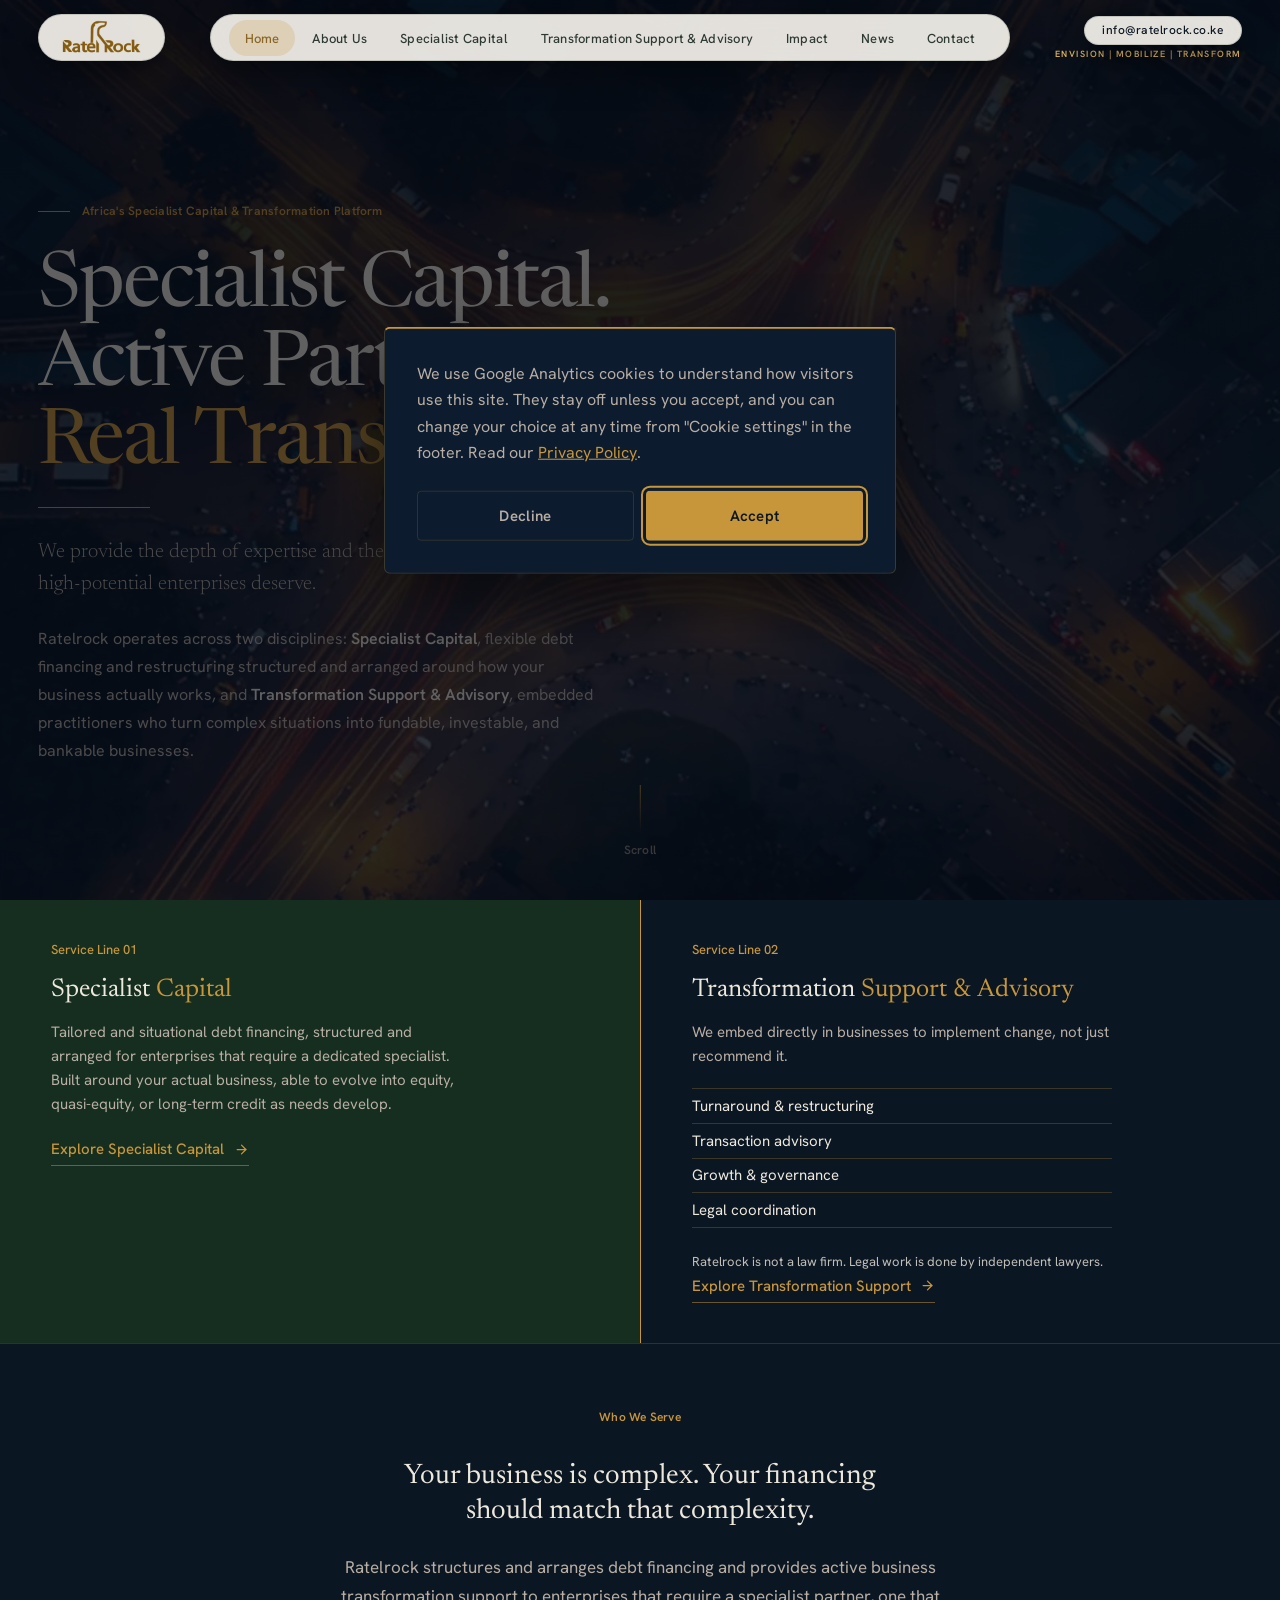
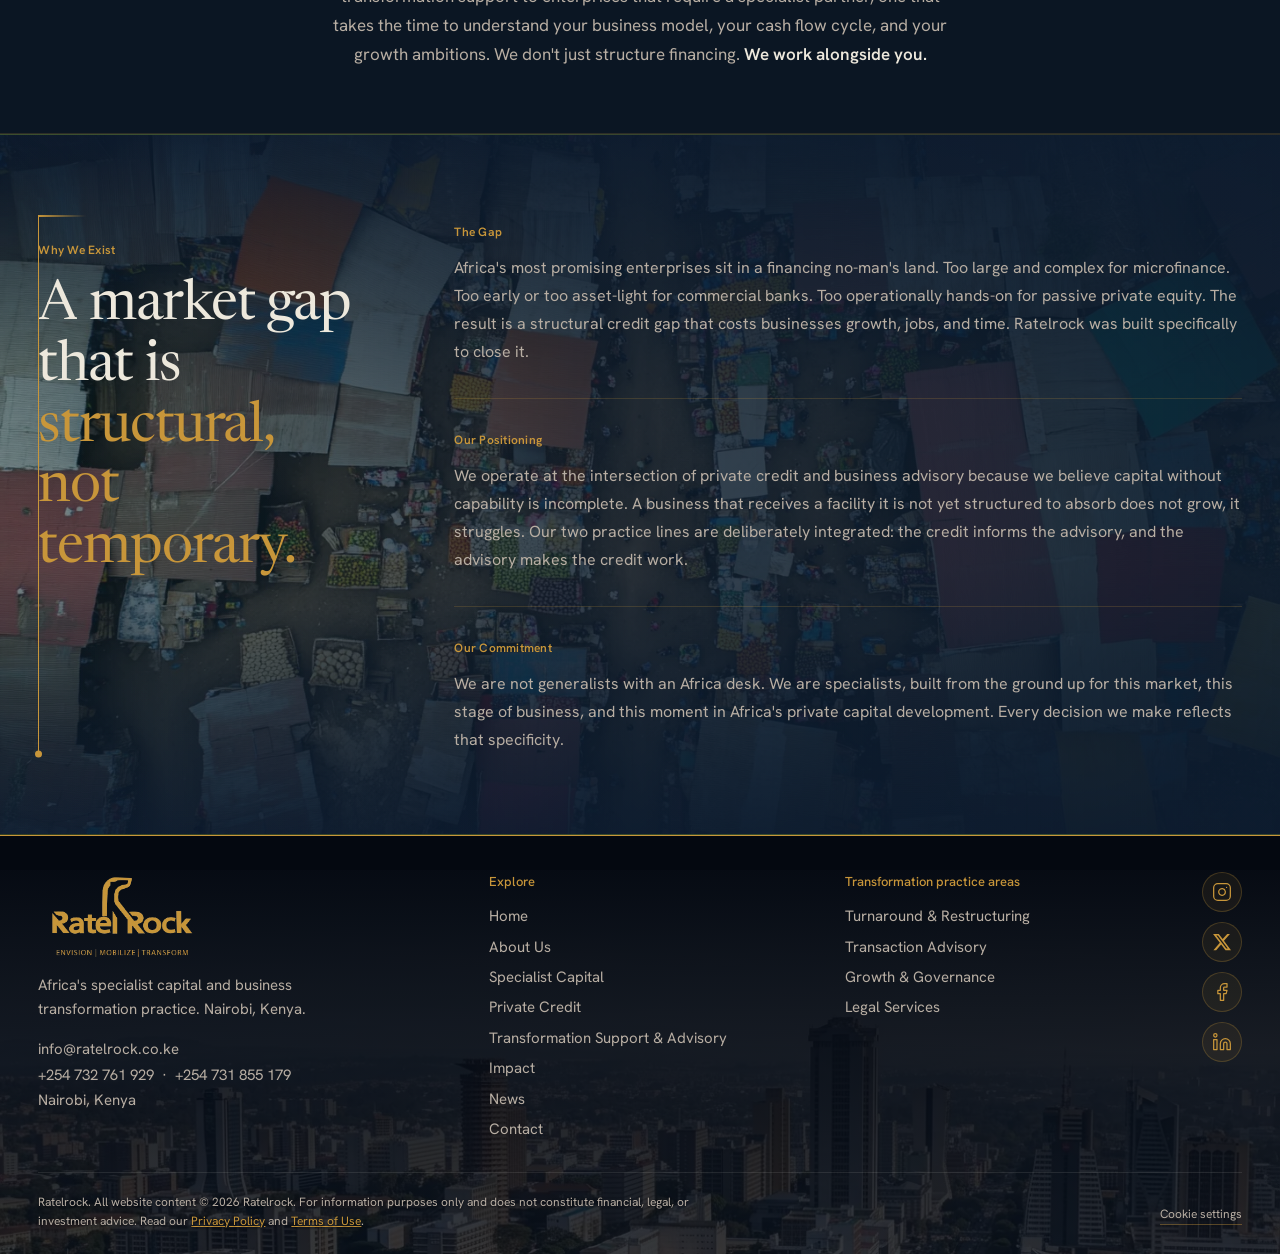
<file: index.html>
<!DOCTYPE html>
<html lang="en">
<head>
  <meta charset="UTF-8" />
  <meta name="viewport" content="width=device-width, initial-scale=1.0" />
  <title>Ratelrock, Specialist Capital. Active Partnership. Real Transformation.</title>
  <meta name="description" content="Africa's specialist private credit and business transformation platform. Debt financing structured and arranged around your business, with hands-on transformation support for high-potential enterprises." />
  <link rel="canonical" href="https://www.ratelrock.com" />
  <!-- Open Graph -->
  <meta property="og:type" content="website" />
  <meta property="og:site_name" content="Ratelrock" />
  <meta property="og:title" content="Ratelrock | Specialist Capital. Active Partnership. Real Transformation." />
  <meta property="og:description" content="Africa's specialist private credit and business transformation platform. Debt financing structured and arranged around your business, with hands-on transformation support for high-potential enterprises." />
  <meta property="og:url" content="https://www.ratelrock.com" />
  <meta property="og:image" content="https://www.ratelrock.com/images/og/ratelrock-og.jpg" />
  <meta property="og:image:width" content="1200" />
  <meta property="og:image:height" content="630" />
  <!-- Twitter Card -->
  <meta name="twitter:card" content="summary_large_image" />
  <meta name="twitter:title" content="Ratelrock | Specialist Capital. Active Partnership. Real Transformation." />
  <meta name="twitter:description" content="Africa's specialist private credit and business transformation platform. Debt financing structured and arranged around your business, with hands-on transformation support for high-potential enterprises." />
  <meta name="twitter:image" content="https://www.ratelrock.com/images/og/ratelrock-og.jpg" />
  <link rel="icon" href="favicon.png" type="image/png" sizes="32x32" />
  <link rel="icon" href="favicon.svg" type="image/svg+xml" />
  <link rel="icon" href="favicon.ico" sizes="32x32" />
  <link rel="preload" href="fonts/hanken-grotesk-normal-300.woff2" as="font" type="font/woff2" crossorigin />
  <link rel="preload" href="fonts/newsreader-normal-300.woff2" as="font" type="font/woff2" crossorigin />
  <link rel="stylesheet" href="css/fonts.css?v=1" />
  <link rel="stylesheet" href="css/style.css?v=d8" />
  <link rel="stylesheet" href="css/nav-float.css?v=9" />
  <link rel="stylesheet" href="css/motion.css?v=6" />
  <link rel="stylesheet" href="css/ledger.css?v=8" />
  <script type="application/ld+json">
  {
    "@context": "https://schema.org",
    "@type": ["Organization", "FinancialService"],
    "name": "Ratelrock",
    "url": "https://www.ratelrock.com",
    "logo": "https://www.ratelrock.com/favicon.svg",
    "sameAs": [
      "https://www.instagram.com/ratelrockafrica",
      "https://x.com/RatelrockAfrica",
      "https://www.facebook.com/share/19UPVhDXEk/",
      "https://www.linkedin.com/company/ratelrockafrica/"
    ],
    "description": "Africa's specialist private credit and business transformation platform, structuring and arranging debt financing and providing hands-on transformation support for high-potential enterprises in Kenya and East Africa.",
    "address": {
      "@type": "PostalAddress",
      "addressLocality": "Nairobi",
      "addressCountry": "KE"
    },
    "contactPoint": [
      {
        "@type": "ContactPoint",
        "email": "info@ratelrock.co.ke",
        "contactType": "customer service"
      }
    ]
  }
  </script>
  <style>
    @media (max-width: 768px) {
      .why-exist-grid { grid-template-columns: 1fr !important; gap: 2.5rem !important; }
    }
    /* ===== WHAT WE DO - LIGHT BG + FLOATING SHAPES ===== */
    @keyframes wwd-float-a {
      0%,100% { transform: rotate(-28deg) translate(0,0); }
      30%     { transform: rotate(-26deg) translate(14px,-20px); }
      65%     { transform: rotate(-30deg) translate(-10px,12px); }
    }
    @keyframes wwd-float-b {
      0%,100% { transform: rotate(18deg) translate(0,0); }
      40%     { transform: rotate(20deg) translate(-18px,14px); }
      75%     { transform: rotate(16deg) translate(10px,-10px); }
    }
    @keyframes wwd-float-c {
      0%,100% { transform: rotate(38deg) translate(0,0); }
      50%     { transform: rotate(36deg) translate(12px,18px); }
    }
    @keyframes wwd-float-d {
      0%,100% { transform: rotate(-12deg) translate(0,0); }
      45%     { transform: rotate(-14deg) translate(-8px,-14px); }
      80%     { transform: rotate(-10deg) translate(14px,8px); }
    }
    .wwd-shapes {
      position: absolute;
      inset: 0;
      overflow: hidden;
      pointer-events: none;
      z-index: 0;
    }
    .wwd-shape {
      position: absolute;
      border-radius: 70px;
      will-change: transform;
    }
    /* Service cards on light bg */
    #what-we-do .service-card {
      background: #fff;
      border: 1px solid rgba(21,46,31,0.1);
      box-shadow: 0 2px 20px rgba(21,46,31,0.06);
    }
    #what-we-do .service-card:hover {
      background: #fff;
      border-color: rgba(200,150,58,0.4);
      box-shadow: 0 8px 32px rgba(21,46,31,0.1);
    }
    #what-we-do .service-card__title { color: var(--c-dark-text); }
    #what-we-do .service-card__body  { color: var(--c-dark-text-2); }
    #what-we-do .service-card__meta  { color: var(--c-dark-text-2); }
    #what-we-do .service-card__meta strong { color: var(--c-dark-text); }
    #what-we-do .section-title    { color: var(--c-dark-text); }
    #what-we-do .section-subtitle { color: var(--c-dark-text-2); }
    #what-we-do .section-eyebrow  { color: var(--c-gold); }

    /* ===== RATELROCK DIFFERENCE - floating shapes ===== */
    .rld-shapes {
      position: absolute;
      inset: 0;
      overflow: hidden;
      pointer-events: none;
      z-index: 0;
    }
    .rld-shape {
      position: absolute;
      border-radius: 70px;
      will-change: transform;
    }
    #difference .container { position: relative; z-index: 1; }

    /* ===== GATEWAY: one strip, two columns of different weight, a hairline between ===== */
    .gateway { display: grid; grid-template-columns: 1fr auto 1fr; border-bottom: 1px solid var(--c-border); }
    .gateway__panel {
      position: relative; text-decoration: none; display: flex; align-items: flex-start;
      padding: 2.5rem clamp(1.5rem, 4vw, 4rem);
      transition: background-color 0.4s ease;
    }
    .gateway__panel--capital   { background: var(--c-green); }
    .gateway__panel--transform { background: var(--c-bg-2); }
    .gateway__panel--capital:hover   { background: var(--c-green-2); }
    .gateway__panel--transform:hover { background: var(--c-bg-3); }
    .gateway__panel-inner { max-width: 480px; }
    .gateway__eyebrow { font-family: var(--f-ui); font-size: 0.8125rem; font-weight: 500; color: var(--c-gold); margin-bottom: 1rem; }
    .gateway__title { font-family: var(--f-display); font-weight: 400; line-height: 1.08; color: var(--c-text); margin: 0 0 1rem; }
    .gateway__title em { font-style: normal; color: var(--c-gold); }
    .gateway__title-row { margin: 0; }
    .gateway__title { font-size: clamp(1.5rem, 2vw, 1.875rem); }
    .gateway__sub { font-size: 0.9375rem; line-height: 1.6; color: var(--c-text-2); margin-bottom: 1.25rem; max-width: 420px; }
    .gateway__areas { list-style: none; margin: 0 0 1.5rem; padding: 0; border-top: 1px solid rgba(200,150,58,0.25); }
    .gateway__areas li { font-size: 0.9375rem; color: var(--c-text); padding: 0.3rem 0; border-bottom: 1px solid rgba(200,150,58,0.25); }
    .gateway__cta {
      display: inline-flex; align-items: center; gap: 0.6rem;
      font-family: var(--f-ui); font-size: 0.9375rem; font-weight: 500; color: var(--c-gold);
      border-bottom: 1px solid rgba(200,150,58,0.5); padding-bottom: 0.25rem;
      transition: gap 0.25s ease, border-color 0.25s ease;
    }
    .gateway__panel:hover .gateway__cta { gap: 1rem; border-color: var(--c-gold); }
    /* the hairline between the columns draws down once the strip comes into view */
    .gateway__divider { width: 1px; background: var(--c-gold); transform-origin: top; }
    .m-on .gateway__divider { transform: scaleY(0); transition: transform 1.2s var(--ease-out) 0.2s; }
    .m-on .gateway.visible .gateway__divider { transform: scaleY(1); }
    @media (max-width: 900px) {
      .gateway { grid-template-columns: 1fr; }
      .gateway__panel { padding: 2.5rem 1.5rem; }
      .gateway__divider { width: auto; height: 1px; transform-origin: left; }
      .m-on .gateway__divider { transform: scaleX(0); }
      .m-on .gateway.visible .gateway__divider { transform: scaleX(1); }
    }

    /* ===== WHO WE SERVE: short serif lead, normal body below ===== */
    #panel-enterprise .serve__lead { font-family: var(--f-display); font-weight: 400; font-size: clamp(1.5rem, 2.2vw, 2rem); line-height: 1.25; color: var(--c-text); max-width: 34rem; margin: 0 auto 1.5rem; text-align: center; }
    #panel-enterprise .toggle__content { max-width: 40rem; font-size: 1.0625rem; line-height: 1.7; }

  </style>
</head>
<body>
<a class="skip-link" href="#main-content">Skip to main content</a>

<!-- ===== NAVIGATION ===== -->
<nav class="nav" role="navigation" aria-label="Main navigation">
  <div class="nav__inner">
    <a href="/" class="nav__logo" aria-label="Ratelrock, Home">
      <img src="images/Logos/logo.png" alt="Ratelrock" style="width:157px;height:56px;object-fit:contain;display:block;">
    </a>
    <div class="nav__pill">
      <ul class="nav__links" role="list">
      <li><a href="/"                   class="nav__link nav__link--active">Home</a></li>
      <li><a href="/about"                   class="nav__link">About Us</a></li>
      <li><a href="/special-capital"          class="nav__link">Specialist Capital</a></li>
      <li><a href="/transformation-support-advisory" class="nav__link">Transformation Support &amp; Advisory</a></li>
      <li><a href="/impact"                  class="nav__link">Impact</a></li>
      <li><a href="/news"                    class="nav__link">News</a></li>
      <li><a href="/contact"                 class="nav__link">Contact</a></li>
    </ul>
      <button class="nav__hamburger" aria-label="Open menu" aria-expanded="false">
      <span></span><span></span><span></span>
    </button>
    </div>
    <div class="nav__ctas">
      <a href="mailto:info@ratelrock.co.ke" class="nav__email" aria-label="Email Ratelrock">info@ratelrock.co.ke</a>
      <p class="nav__tagline">Envision | Mobilize | Transform</p>
    </div>
  </div>
</nav>

<!-- Mobile Nav -->
<nav class="mobile-nav" aria-label="Mobile navigation" style="display:none;">
  <button class="mobile-nav__close" aria-label="Close menu">?</button>
  <a href="/"                   class="mobile-nav__link">Home</a>
  <a href="/about"                   class="mobile-nav__link">About Us</a>
  <a href="/special-capital"          class="mobile-nav__link">Specialist Capital</a>
  <a href="/transformation-support-advisory" class="mobile-nav__link">Transformation Support &amp; Advisory</a>
  <a href="/impact"                  class="mobile-nav__link">Impact</a>
  <a href="/news"                    class="mobile-nav__link">News</a>
  <a href="/contact"                 class="mobile-nav__link">Contact</a>
</nav>
<main id="main-content" tabindex="-1">

<!-- ===== HERO ===== -->
<section class="hero" aria-label="Hero">
  <div class="hero__bg">
    <video autoplay muted loop playsinline preload="metadata" poster="images/hero/home-poster.webp">
      <source src="images/hero/home.mp4" type="video/mp4">
    </video>
  </div>
  


  <div class="container">
    <div class="hero__content">
      <p class="hero__label hero-anim">Africa's Specialist Capital &amp; Transformation Platform</p>
      <h1 class="hero__title hero-anim">
        Specialist Capital.<br>
        Active Partnership.<br>
        <em>Real Transformation.</em>
      </h1>
      <p class="hero__subtitle hero-anim">
        We provide the depth of expertise and the flexibility of structure that high-potential enterprises deserve.
      </p>
      <p class="hero__body hero-anim">
        Ratelrock operates across two disciplines: <strong style="color:var(--c-text);">Specialist Capital</strong>, flexible debt financing and restructuring structured and arranged around how your business actually works, and <strong style="color:var(--c-text);">Transformation Support &amp; Advisory</strong>, embedded practitioners who turn complex situations into fundable, investable, and bankable businesses.
      </p>
    </div>
  </div>

  <div class="hero__scroll" aria-hidden="true">
    <div class="hero__scroll-line"></div>
    <span>Scroll</span>
  </div>
</section>

<!-- ===== GATEWAY PANELS ===== -->
<section class="gateway reveal" aria-label="Our two disciplines">

  <a href="/special-capital" class="gateway__panel gateway__panel--capital" data-num="01">
    
    <div class="gateway__panel-inner reveal" style="position:relative;z-index:1;">
      <p class="gateway__eyebrow">Service Line 01</p>
      <div class="gateway__title-row">
        <h2 class="gateway__title">Specialist <em>Capital</em></h2>
      </div>
      <p class="gateway__sub">Tailored and situational debt financing, structured and arranged for enterprises that require a dedicated specialist. Built around your actual business, able to evolve into equity, quasi-equity, or long-term credit as needs develop.</p>

      <span class="gateway__cta">
        Explore Specialist Capital
        <svg width="15" height="15" viewBox="0 0 24 24" fill="none" stroke="currentColor" stroke-width="2" stroke-linecap="round" stroke-linejoin="round" aria-hidden="true"><path d="M5 12h14"/><path d="m12 5 7 7-7 7"/></svg>
      </span>
    </div>
  </a>

  <div class="gateway__divider" aria-hidden="true"></div>

  <a href="/transformation-support-advisory" class="gateway__panel gateway__panel--transform" data-num="02">
    
    <div class="gateway__panel-inner reveal" style="position:relative;z-index:1;">
      <p class="gateway__eyebrow">Service Line 02</p>
      <div class="gateway__title-row">
        <h2 class="gateway__title">Transformation <em>Support &amp; Advisory</em></h2>
      </div>
      <p class="gateway__sub">We embed directly in businesses to implement change, not just recommend it.</p>
      <ul class="gateway__areas">
        <li>Turnaround &amp; restructuring</li>
        <li>Transaction advisory</li>
        <li>Growth &amp; governance</li>
        <li>Legal coordination</li>
      </ul>
      <p style="margin:0.9rem 0 0;font-size:0.8125rem;opacity:0.8;">Ratelrock is not a law firm. Legal work is done by independent lawyers.</p>
      <span class="gateway__cta">
        Explore Transformation Support
        <svg width="15" height="15" viewBox="0 0 24 24" fill="none" stroke="currentColor" stroke-width="2" stroke-linecap="round" stroke-linejoin="round" aria-hidden="true"><path d="M5 12h14"/><path d="m12 5 7 7-7 7"/></svg>
      </span>
    </div>
  </a>

</section>

<!-- ===== DUAL AUDIENCE TOGGLE ===== -->
<section class="section--sm" style="background:var(--c-bg-2); border-bottom:1px solid var(--c-border);">
  <div class="container">
    <div class="reveal" style="text-align:center; margin-bottom:2rem;">
      <p class="section-eyebrow">Who We Serve</p>
    </div>
    <div id="panel-enterprise" class="toggle__panel active" role="tabpanel">
      <p class="serve__lead">Your business is complex. Your financing should match that complexity.</p>
      <p class="toggle__content">
        Ratelrock structures and arranges debt financing and provides active business transformation support to enterprises that require a specialist partner, one that takes the time to understand your business model, your cash flow cycle, and your growth ambitions. We don't just structure financing. <strong style="color:var(--c-text);">We work alongside you.</strong>
      </p>
    </div>
  </div>
</section>


<!-- ===== WHY WE EXIST ===== -->
<section class="section investor-band ledger-band ledger-band--right" id="why-ratelrock" style="--photo:url(../images/other_images/global.webp)">
  <div class="container">
    <div style="display:grid; grid-template-columns: 320px 1fr; gap: 6rem; align-items: start;; transition-delay:0ms;" class="reveal why-exist-grid">

      <div>
        <div class="gold-line"></div>
        <p class="section-eyebrow">Why We Exist</p>
        <h2 class="section-title">A market gap that is<br><em>structural, not temporary.</em></h2>
      </div>

      <div style="display:flex; flex-direction:column; gap:2rem; padding-top:0.5rem;">
        <div style="padding-bottom:2rem; border-bottom:1px solid rgba(200,150,58,0.2);">
          <p class="section-eyebrow" style="margin-bottom:0.75rem;">The Gap</p>
          <p style="font-size:1rem;line-height:1.75;color:var(--c-text-2);">Africa's most promising enterprises sit in a financing no-man's land. Too large and complex for microfinance. Too early or too asset-light for commercial banks. Too operationally hands-on for passive private equity. The result is a structural credit gap that costs businesses growth, jobs, and time. Ratelrock was built specifically to close it.</p>
        </div>
        <div style="padding-bottom:2rem; border-bottom:1px solid rgba(200,150,58,0.2);">
          <p class="section-eyebrow" style="margin-bottom:0.75rem;">Our Positioning</p>
          <p style="font-size:1rem;line-height:1.75;color:var(--c-text-2);">We operate at the intersection of private credit and business advisory because we believe capital without capability is incomplete. A business that receives a facility it is not yet structured to absorb does not grow, it struggles. Our two practice lines are deliberately integrated: the credit informs the advisory, and the advisory makes the credit work.</p>
        </div>
        <div>
          <p class="section-eyebrow" style="margin-bottom:0.75rem;">Our Commitment</p>
          <p style="font-size:1rem;line-height:1.75;color:var(--c-text-2);">We are not generalists with an Africa desk. We are specialists, built from the ground up for this market, this stage of business, and this moment in Africa's private capital development. Every decision we make reflects that specificity.</p>
        </div>
      </div>

    </div>
  </div>
</section>


  </div>
</div>
<!-- ===== FOOTER ===== -->
</main>
<footer class="footer" role="contentinfo">

  <div class="footer__base">
    <div class="container">
      <div class="footer__grid">
        <div class="footer__brand">
          <img src="images/Logos/footer.png" alt="Ratelrock" loading="lazy" width="170" style="width:100%;max-width:170px;height:auto;display:block;margin-bottom:0.625rem;">
          <p class="footer__desc">Africa's specialist capital and business transformation practice. Nairobi, Kenya.</p>
          <p class="footer__contact"><a href="mailto:info@ratelrock.co.ke">info@ratelrock.co.ke</a><br><a href="tel:+254732761929">+254 732 761 929</a> &nbsp;·&nbsp; <a href="tel:+254731855179">+254 731 855 179</a><br>Nairobi, Kenya</p>
        </div>
        <nav aria-label="Footer">
          <p class="footer__label">Explore</p>
          <ul class="footer__list">
            <li><a href="/">Home</a></li>
            <li><a href="/about">About Us</a></li>
            <li><a href="/special-capital">Specialist Capital</a></li>
            <li><a href="/private-credit">Private Credit</a></li>
            <li><a href="/transformation-support-advisory">Transformation Support &amp; Advisory</a></li>
            <li><a href="/impact">Impact</a></li>
            <li><a href="/news">News</a></li>
            <li><a href="/contact">Contact</a></li>
          </ul>
        </nav>
        <div>
          <p class="footer__label">Transformation practice areas</p>
          <ul class="footer__list">
            <li><a href="/transformation-support-advisory#turnaround">Turnaround &amp; Restructuring</a></li>
            <li><a href="/transformation-support-advisory#transaction">Transaction Advisory</a></li>
            <li><a href="/transformation-support-advisory#growth-governance">Growth &amp; Governance</a></li>
            <li><a href="/transformation-support-advisory#legal-services">Legal Services</a></li>
          </ul>
        </div>
        <div class="footer__social">
          <a href="https://www.instagram.com/ratelrockafrica" target="_blank" rel="noopener noreferrer" aria-label="Ratelrock on Instagram" class="footer__social-link"><svg viewBox="0 0 24 24" fill="none" stroke="currentColor" stroke-width="1.5" stroke-linecap="round" stroke-linejoin="round" aria-hidden="true"><rect x="2" y="2" width="20" height="20" rx="5" ry="5"/><path d="M16 11.37A4 4 0 1 1 12.63 8 4 4 0 0 1 16 11.37z"/><line x1="17.5" y1="6.5" x2="17.51" y2="6.5"/></svg></a>
          <a href="https://x.com/RatelrockAfrica" target="_blank" rel="noopener noreferrer" aria-label="Ratelrock on X" class="footer__social-link"><svg viewBox="0 0 24 24" fill="currentColor" aria-hidden="true"><path d="M18.244 2.25h3.308l-7.227 8.26 8.502 11.24H16.17l-5.214-6.817L4.99 21.75H1.68l7.73-8.835L1.254 2.25H8.08l4.713 6.231zm-1.161 17.52h1.833L7.084 4.126H5.117z"/></svg></a>
          <a href="https://www.facebook.com/share/19UPVhDXEk/" target="_blank" rel="noopener noreferrer" aria-label="Ratelrock on Facebook" class="footer__social-link"><svg viewBox="0 0 24 24" fill="none" stroke="currentColor" stroke-width="1.5" stroke-linecap="round" stroke-linejoin="round" aria-hidden="true"><path d="M18 2h-3a5 5 0 0 0-5 5v3H7v4h3v8h4v-8h3l1-4h-4V7a1 1 0 0 1 1-1h3z"/></svg></a>
          <a href="https://www.linkedin.com/company/ratelrockafrica/" target="_blank" rel="noopener noreferrer" aria-label="Ratelrock on LinkedIn" class="footer__social-link"><svg viewBox="0 0 24 24" fill="none" stroke="currentColor" stroke-width="1.5" stroke-linecap="round" stroke-linejoin="round" aria-hidden="true"><path d="M16 8a6 6 0 0 1 6 6v7h-4v-7a2 2 0 0 0-2-2 2 2 0 0 0-2 2v7h-4v-7a6 6 0 0 1 6-6z"/><rect x="2" y="9" width="4" height="12"/><circle cx="4" cy="4" r="2"/></svg></a>
        </div>
      </div>

      <div class="footer__bottom">
        <p class="footer__legal">Ratelrock. All website content &copy; 2026 Ratelrock. For information purposes only and does not constitute financial, legal, or investment advice. Read our <a href="/privacy-policy">Privacy Policy</a> and <a href="/terms-of-use">Terms of Use</a>.</p>
        <button type="button" class="footer__cookie" data-cookie-settings>Cookie settings</button>
      </div>
    </div>
  </div>
</footer>

<div class="cookie-banner" role="region" aria-label="Cookie notice">
  <p class="cookie-banner__text">We use Google Analytics cookies to understand how visitors use this site. They stay off unless you accept, and you can change your choice at any time from "Cookie settings" in the footer. Read our <a href="/privacy-policy">Privacy Policy</a>.</p>
  <div class="cookie-banner__actions">
    <button type="button" class="cookie-banner__btn cookie-banner__btn--decline">Decline</button>
    <button type="button" class="cookie-banner__btn cookie-banner__btn--accept">Accept</button>
  </div>
</div>
<script src="js/consent.js?v=4"></script>
<script src="js/main.js?v=2"></script>
<script src="js/nav-float.js?v=1"></script>
<script src="js/motion.js?v=5"></script>
<script src="js/ledger.js?v=2"></script>
</body>
</html>
</file>
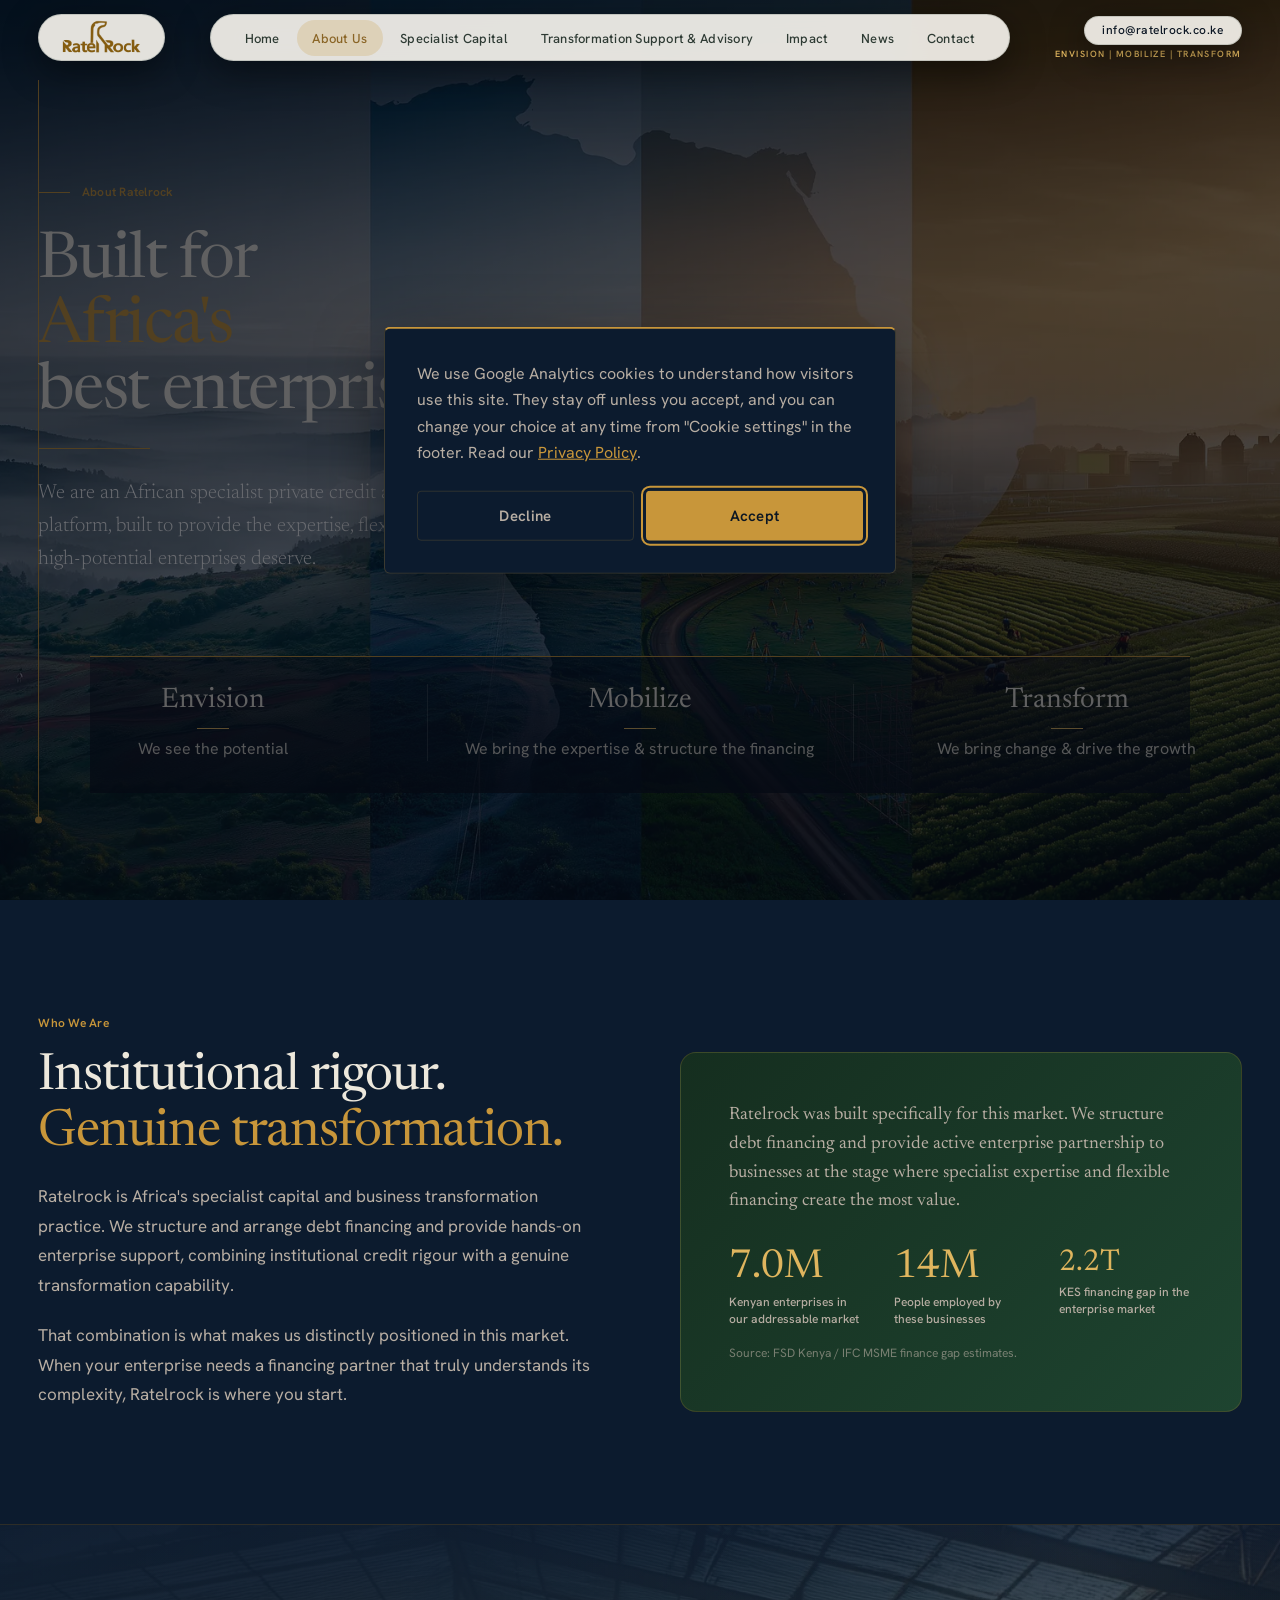
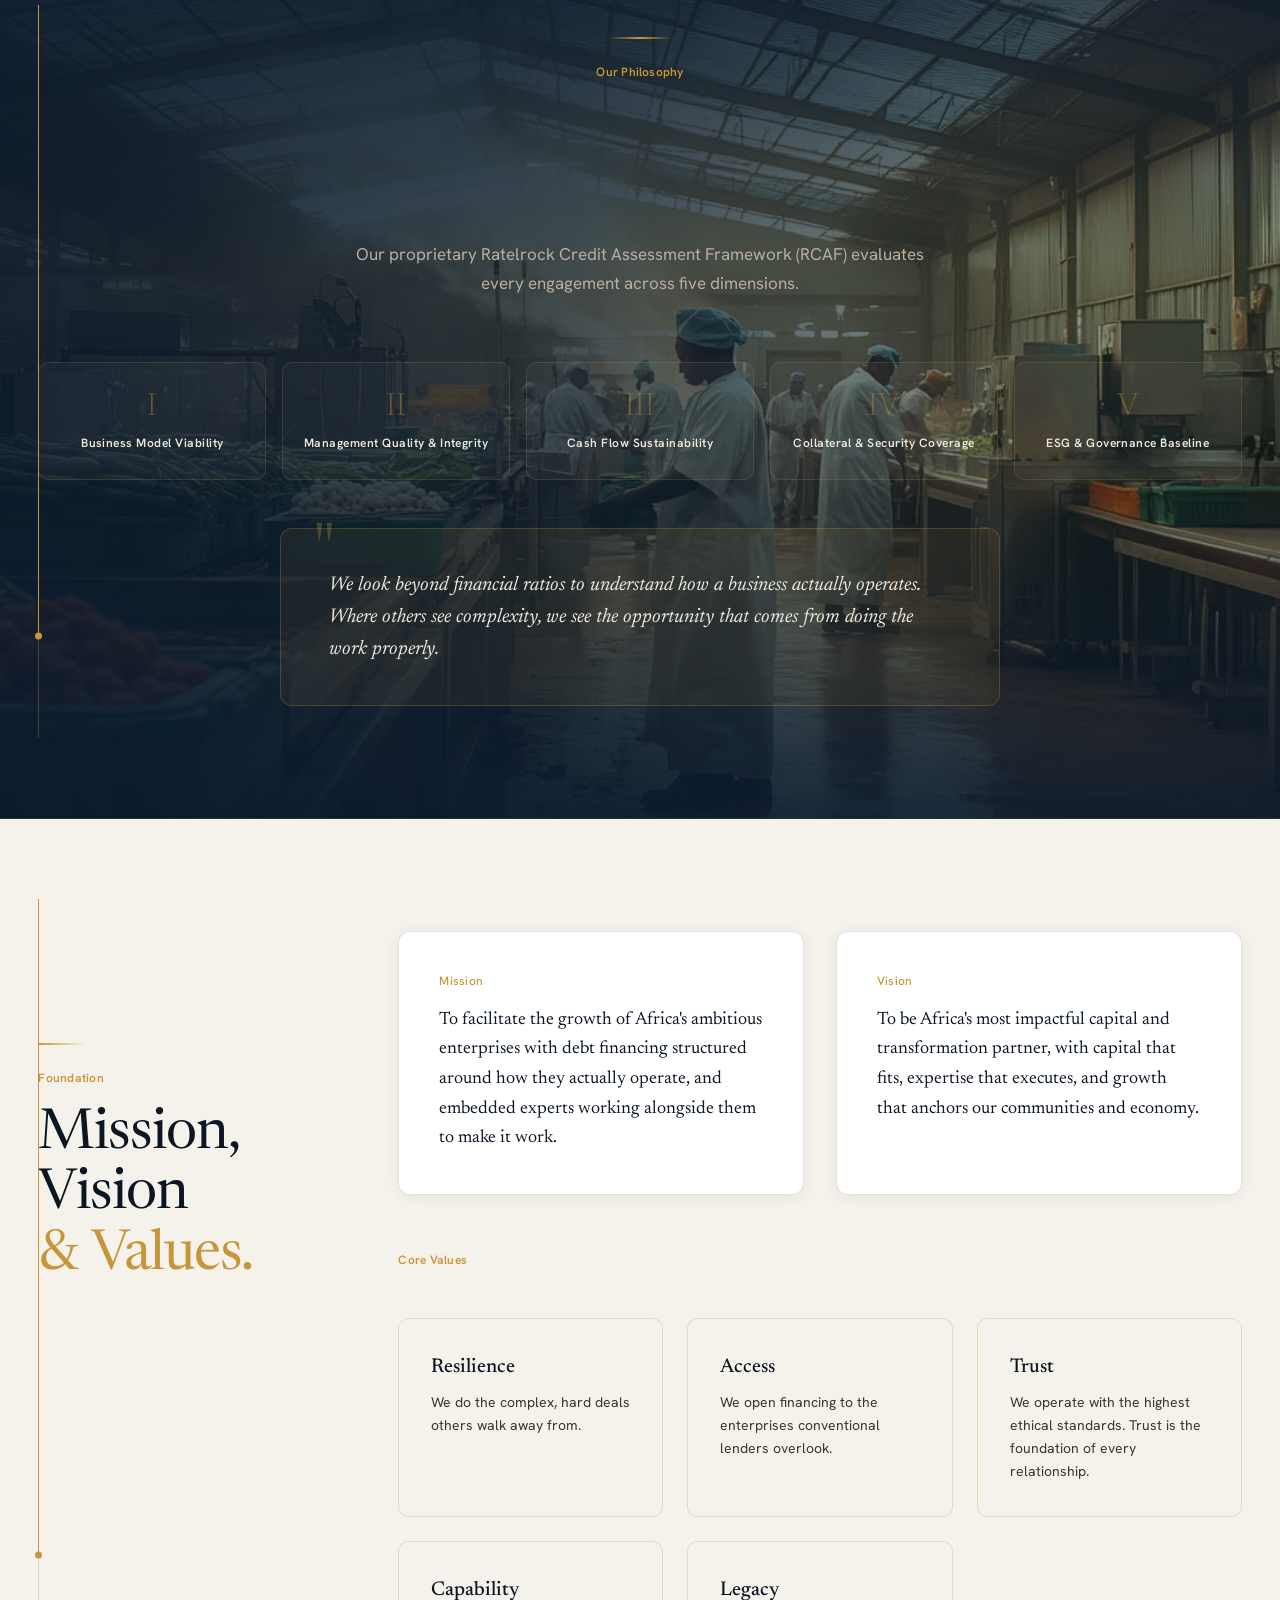
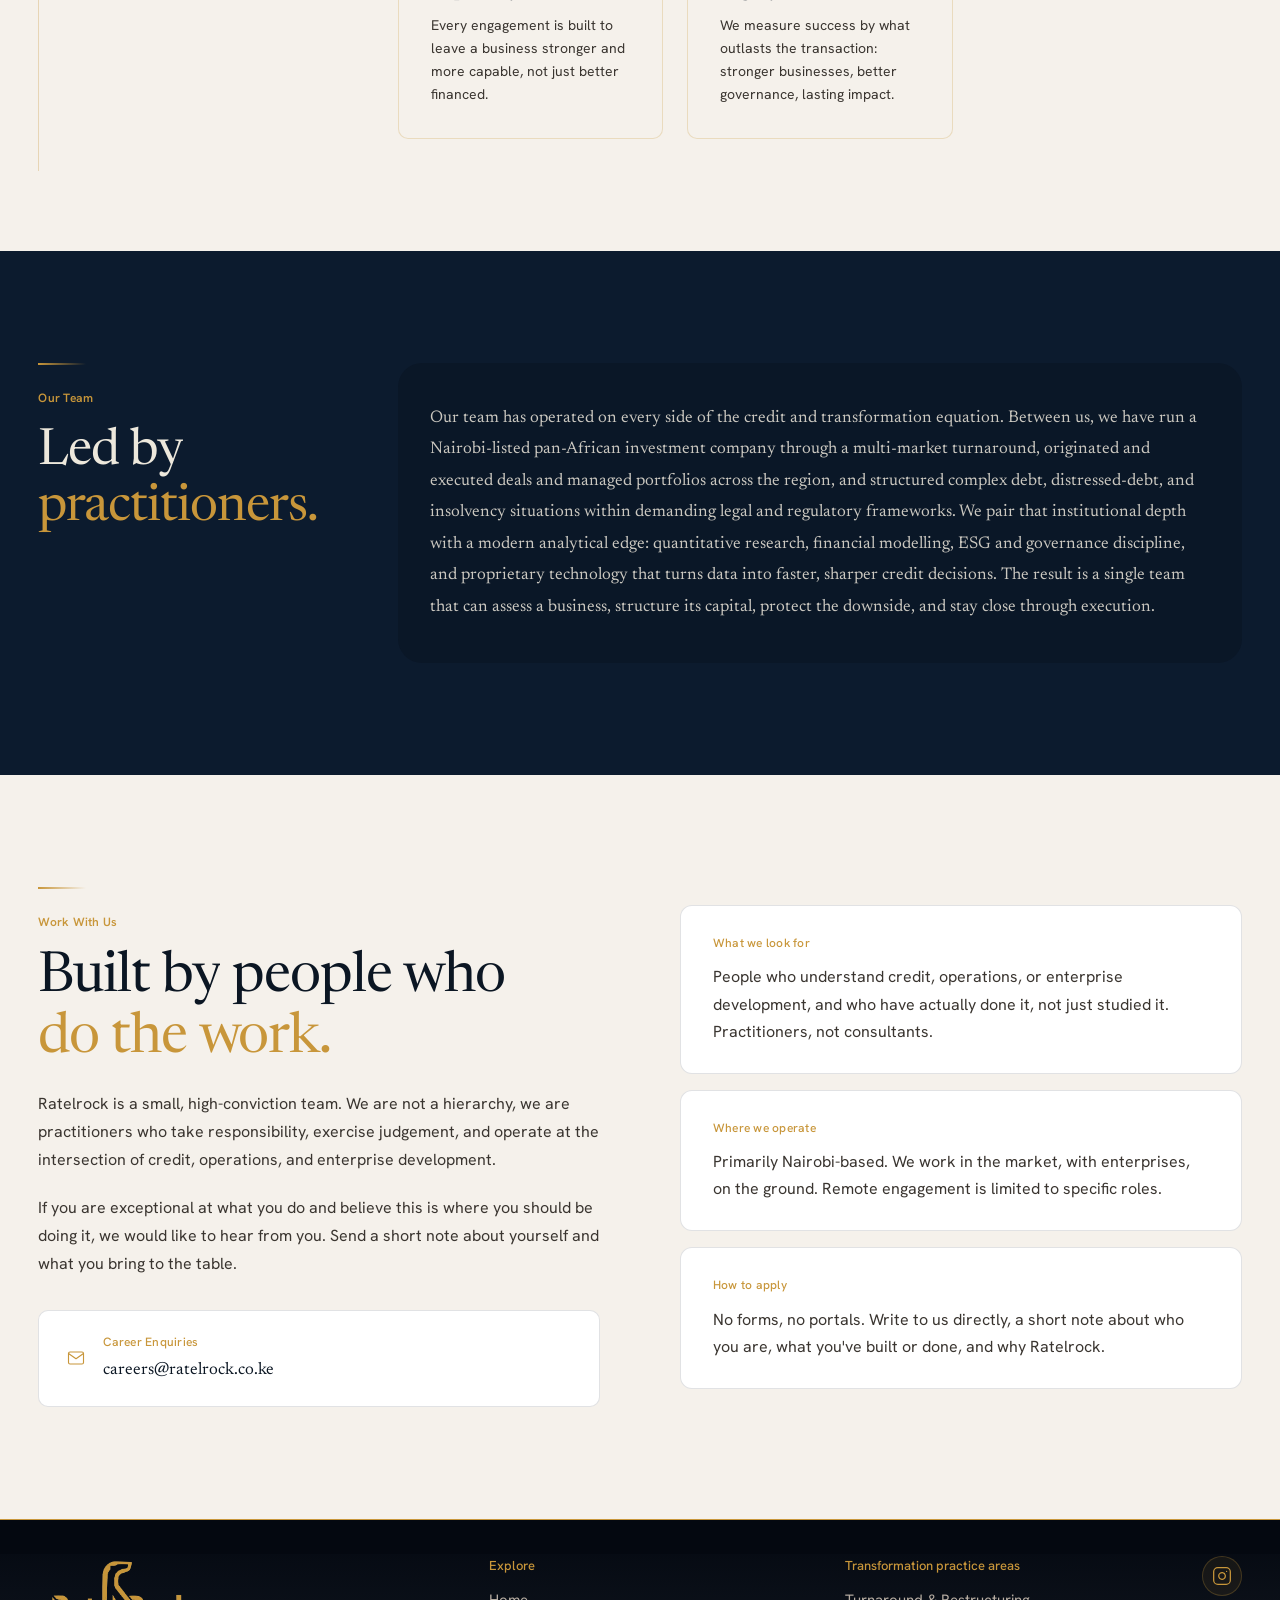
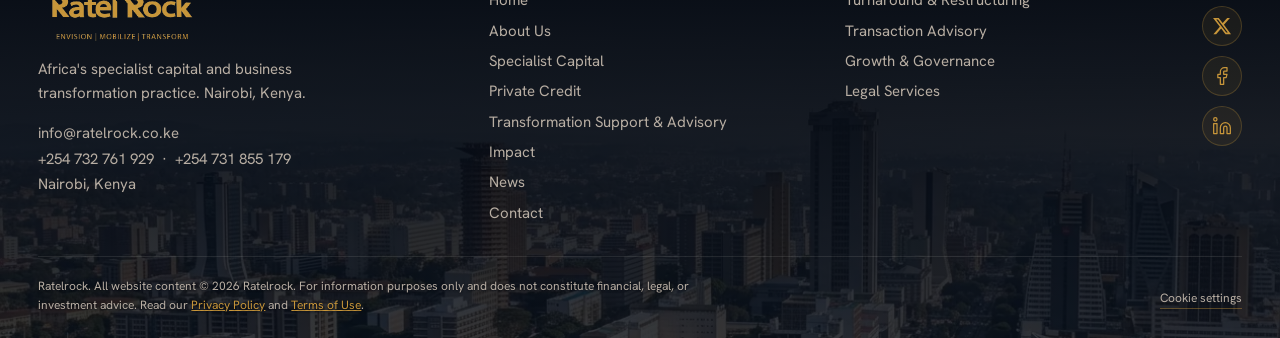
<file: about.html>
<!DOCTYPE html>
<html lang="en">
<head>
  <meta charset="UTF-8" />
  <meta name="viewport" content="width=device-width, initial-scale=1.0" />
  <title>About Ratelrock, Africa's Specialist Private Credit Platform</title>
  <meta name="description" content="Ratelrock is Africa's specialist private credit and business transformation practice, combining institutional credit rigour with genuine transformation capability." />
  <link rel="canonical" href="https://www.ratelrock.com/about" />
  <!-- Open Graph -->
  <meta property="og:type" content="website" />
  <meta property="og:site_name" content="Ratelrock" />
  <meta property="og:title" content="About Ratelrock | Africa's Specialist Private Credit Platform" />
  <meta property="og:description" content="Ratelrock is Africa's specialist private credit and business transformation practice, combining institutional credit rigour with genuine transformation capability." />
  <meta property="og:url" content="https://www.ratelrock.com/about" />
  <meta property="og:image" content="https://www.ratelrock.com/images/og/ratelrock-og.jpg" />
  <meta property="og:image:width" content="1200" />
  <meta property="og:image:height" content="630" />
  <!-- Twitter Card -->
  <meta name="twitter:card" content="summary_large_image" />
  <meta name="twitter:title" content="About Ratelrock | Africa's Specialist Private Credit Platform" />
  <meta name="twitter:description" content="Ratelrock is Africa's specialist private credit and business transformation practice, combining institutional credit rigour with genuine transformation capability." />
  <meta name="twitter:image" content="https://www.ratelrock.com/images/og/ratelrock-og.jpg" />
  <link rel="icon" href="favicon.png" type="image/png" sizes="32x32" />
  <link rel="icon" href="favicon.svg" type="image/svg+xml" />
  <link rel="icon" href="favicon.ico" sizes="32x32" />
  <link rel="preload" href="fonts/hanken-grotesk-normal-300.woff2" as="font" type="font/woff2" crossorigin />
  <link rel="preload" href="fonts/newsreader-normal-300.woff2" as="font" type="font/woff2" crossorigin />
  <link rel="stylesheet" href="css/fonts.css?v=1" />
  <link rel="stylesheet" href="css/style.css?v=d8" />
  <link rel="stylesheet" href="css/nav-float.css?v=9" />
  <link rel="stylesheet" href="css/motion.css?v=6" />
  <link rel="stylesheet" href="css/ledger.css?v=8" />
  <style>
    /* ===== ABOUT HERO ===== */
    .pc-hero { min-height: 100vh; display: flex; flex-direction: column; justify-content: center; }
    .pc-hero .container { display: flex; flex-direction: column; gap: 0; }
    .hero-metrics {
      display: grid;
      grid-template-columns: repeat(3, minmax(0, 1fr));
      margin-top: 3.5rem;
      background: linear-gradient(0deg, rgba(7,14,26,0.86) 0%, rgba(7,14,26,0.62) 100%);
      border-top: 1px solid var(--c-gold);
    }
    .hero-metric-card {
      position: relative;
      padding: 1.75rem 2rem 2rem;
    }
    .hero-metric-card + .hero-metric-card::before {
      content: ""; position: absolute; left: 0; top: 1.75rem; bottom: 2rem; width: 1px; background: rgba(237,232,220,0.16);
    }
    .hero-metric-card__value {
      font-family: var(--f-display);
      font-size: clamp(1.5rem, 2.2vw, 2rem);
      font-weight: 400;
      color: var(--c-text);
      line-height: 1.15;
      margin-bottom: 0.5rem;
    }
    .hero-metric-card__value::after {
      content: ""; display: block; width: 2rem; height: 1px; margin-top: 0.75rem; background: var(--c-gold-2);
      transition: width 500ms var(--ease-out);
    }
    .hero-metric-card:hover .hero-metric-card__value::after { width: 4rem; }
    .hero-metric-card__label {
      font-family: var(--f-ui);
      font-size:1rem;
      line-height: 1.5;
      font-weight: 400;
      color: rgba(237,232,220,0.88);
    }
    @media (max-width: 700px) {
      .hero-metrics { grid-template-columns: 1fr; }
      .hero-metric-card { padding: 1.25rem 1.25rem 1.25rem; }
      .hero-metric-card + .hero-metric-card::before { left: 1.25rem; right: 1.25rem; top: 0; bottom: auto; width: auto; height: 1px; }
    }

    /* Full-bleed so each card sits under its third of the hero image: untilled land, land being tilled, industry */
    @media (min-width: 701px) {
      /* Columns run the full width so each card's text is centred in its third of the image;
         the dark band itself only spans the inner 86% */
      .pc-hero .hero-metrics { position: relative; margin-left: calc(50% - 50vw); margin-right: calc(50% - 50vw); width: 100vw; background: none; border-top: 0; }
      .pc-hero .hero-metrics::before { content: ""; position: absolute; top: 0; bottom: 0; left: 7vw; right: 7vw; border-top: 1px solid var(--c-gold); background: linear-gradient(0deg, rgba(7,14,26,0.80) 0%, rgba(7,14,26,0.45) 100%); }
      .pc-hero .hero-metric-card { z-index: 1; text-align: center; padding-left: 1.5rem; padding-right: 1.5rem; }
      .pc-hero .hero-metric-card__value::after { margin-left: auto; margin-right: auto; }
    }

    /* ===== TEAM GLASS CARDS ===== */
    .team-glass-container {
      position: relative;
      overflow: hidden;
      padding: 2.5rem 2rem;
      border-radius: 24px;
      background: rgba(7,14,26,0.3);
    }
    .tgc-blob {
      position: absolute;
      border-radius: 50%;
      pointer-events: none;
      z-index: 0;
    }
    /* Green top-left  ? bleeds into Nganga card */

    /* Teal top-right  ? bleeds into Irene card from above */
    .team-glass-row {
      display: flex;
      gap: 1.5rem;
      flex-wrap: wrap;
      position: relative;
      z-index: 1;
    }
    .glass-card {
      width: 270px;
      flex-shrink: 0;
      background: rgba(255,255,255,0.07);
      backdrop-filter: blur(24px) saturate(160%); -webkit-backdrop-filter: blur(24px) saturate(160%);
      border: 1px solid rgba(255,255,255,0.18);
      border-top: 1px solid rgba(255,255,255,0.28);
      border-radius: 20px;
      padding: 2rem 1.5rem;
      display: flex; flex-direction: column; align-items: center;
      gap: 1rem;
      box-shadow: inset 0 1px 0 rgba(255,255,255,0.15), 0 12px 40px rgba(0,0,0,0.5);
      transition: border-color 250ms ease, transform 250ms ease, box-shadow 250ms ease;
    }
    .glass-card:hover {
      border-color: rgba(200,150,58,0.45);
      transform: translateY(-4px);
      box-shadow: inset 0 1px 0 rgba(255,255,255,0.2), 0 20px 56px rgba(0,0,0,0.55);
    }
    .glass-card__photo {
      width: 100px; height: 100px; border-radius: 50%;
      object-fit: cover; object-position: center top;
      border: 2px solid rgba(200,150,58,0.5);
      display: block; flex-shrink: 0;
    }
    .glass-card__quote {
      font-family: var(--f-display); font-size: 0.9rem; font-style: italic;
      line-height: 1.65; color: rgba(237,232,220,0.78); text-align: center;
      flex: 1;
    }
    .glass-card__name {
      font-family: var(--f-display); font-size: 1rem; font-weight: 500;
      color: var(--c-text); text-align: center; margin: 0;
    }
    .glass-card__role {
      font-family: var(--f-ui); font-size:0.75rem; font-weight:500;
      letter-spacing:0.02em; color: var(--c-gold); text-align: center; margin-top: -0.5rem;
    }
    .glass-card__bio {
      font-family: var(--f-ui); font-size:0.75rem; color: var(--c-text-muted);
      text-decoration: none; border-bottom: 1px solid rgba(200,150,58,0.3);
      padding-bottom: 2px; transition: color 180ms ease, border-color 180ms ease;
    }
    .glass-card__bio:hover { color: var(--c-gold); border-color: var(--c-gold); }
    .team-shuffle-hint {
      font-family: var(--f-ui); font-size:0.75rem; letter-spacing:0.02em;
      color: var(--c-text-muted); opacity: 0.5;
    }    /* ===== MVV FLOATING SHAPES ===== */
    @keyframes mvv-float-a {
      0%,100% { transform: rotate(-28deg) translate(0,0); }
      30%     { transform: rotate(-26deg) translate(14px,-20px); }
      65%     { transform: rotate(-30deg) translate(-10px,12px); }
    }
    @keyframes mvv-float-b {
      0%,100% { transform: rotate(18deg) translate(0,0); }
      40%     { transform: rotate(20deg) translate(-18px,14px); }
      75%     { transform: rotate(16deg) translate(10px,-10px); }
    }
    @keyframes mvv-float-c {
      0%,100% { transform: rotate(38deg) translate(0,0); }
      50%     { transform: rotate(36deg) translate(12px,18px); }
    }
    @keyframes mvv-float-d {
      0%,100% { transform: rotate(-12deg) translate(0,0); }
      45%     { transform: rotate(-14deg) translate(-8px,-14px); }
      80%     { transform: rotate(-10deg) translate(14px,8px); }
    }
    .mvv-shapes {
      position: absolute;
      inset: 0;
      overflow: hidden;
      pointer-events: none;
      z-index: 0;
    }
    .mvv-shape {
      position: absolute;
      border-radius: 70px;
      will-change: transform;
    }
    @media (max-width: 768px) {
      .about-who-grid,
      .about-foundation-grid,
      .about-mv-grid,
      .about-team-grid,
      .about-fund-grid,
      .about-work-grid { grid-template-columns: 1fr !important; gap: 2rem !important; }
      .about-foundation-grid > div:first-child { position: static !important; }
      .glass-card { width: 100%; flex-shrink: 1; }
    }
  </style></head>
<body>
<a class="skip-link" href="#main-content">Skip to main content</a>

<!-- ===== NAVIGATION ===== -->
<nav class="nav" role="navigation" aria-label="Main navigation">
  <div class="nav__inner">
    <a href="/" class="nav__logo" aria-label="Ratelrock, Home">
      <img src="images/Logos/logo.png" alt="Ratelrock" style="width:157px;height:56px;object-fit:contain;display:block;">
    </a>
    <div class="nav__pill">
      <ul class="nav__links" role="list">
      <li><a href="/"                   class="nav__link">Home</a></li>
      <li><a href="/about"                   class="nav__link nav__link--active">About Us</a></li>
      <li><a href="/special-capital"          class="nav__link">Specialist Capital</a></li>
      <li><a href="/transformation-support-advisory" class="nav__link">Transformation Support &amp; Advisory</a></li>
      <li><a href="/impact"                  class="nav__link">Impact</a></li>
      <li><a href="/news"                    class="nav__link">News</a></li>
      <li><a href="/contact"                 class="nav__link">Contact</a></li>
    </ul>
      <button class="nav__hamburger" aria-label="Open menu" aria-expanded="false">
      <span></span><span></span><span></span>
    </button>
    </div>
    <div class="nav__ctas">
      <a href="mailto:info@ratelrock.co.ke" class="nav__email" aria-label="Email Ratelrock">info@ratelrock.co.ke</a>
      <p class="nav__tagline">Envision | Mobilize | Transform</p>
    </div>
  </div>
</nav>
<nav class="mobile-nav" aria-label="Mobile navigation" style="display:none;">
  <button class="mobile-nav__close" aria-label="Close menu">?</button>
  <a href="/"                   class="mobile-nav__link">Home</a>
  <a href="/about"                   class="mobile-nav__link">About Us</a>
  <a href="/special-capital"          class="mobile-nav__link">Specialist Capital</a>
  <a href="/transformation-support-advisory" class="mobile-nav__link">Transformation Support &amp; Advisory</a>
  <a href="/impact"                  class="mobile-nav__link">Impact</a>
  <a href="/news"                    class="mobile-nav__link">News</a>
  <a href="/contact"                 class="mobile-nav__link">Contact</a>
</nav>
<main id="main-content" tabindex="-1">

<!-- ===== PAGE HERO ===== -->
<section class="page-hero pc-hero">
  <div class="page-hero__bg">
    <div class="page-hero__bg-img" style="background-image:url('images/hero/aboutushero3.webp');opacity:0.95;"></div>
    <div class="page-hero__bg-overlay" style="background:linear-gradient(160deg, rgba(7,14,26,0.55) 0%, rgba(7,14,26,0.2) 50%, rgba(7,14,26,0.48) 100%);"></div>
  </div>
  <div class="container" style="position:relative;z-index:2;">
    <div class="page-hero__content">
      <p class="hero__label hero-anim">About Ratelrock</p>
      <h1 class="hero__title hero-anim" style="font-size:clamp(2.5rem,5vw,4.5rem);">
        Built for<br><em>Africa's</em><br>best enterprises.
      </h1>
      <p class="hero__subtitle hero-anim" style="max-width:580px;">
        <span style="color:#ffffff;">We are an African specialist private credit and business transformation platform, built to provide the expertise, flexibility, and partnership that high-potential enterprises deserve.</span>
      </p>
    </div>
    <div class="hero-metrics hero-anim">
      <div class="hero-metric-card">
        <div class="hero-metric-card__value">Envision</div>
        <div class="hero-metric-card__label">We see the potential</div>
      </div>
      <div class="hero-metric-card">
        <div class="hero-metric-card__value">Mobilize</div>
        <div class="hero-metric-card__label">We bring the expertise &amp; structure the financing</div>
      </div>
      <div class="hero-metric-card">
        <div class="hero-metric-card__value">Transform</div>
        <div class="hero-metric-card__label">We bring change &amp; drive the growth</div>
      </div>
    </div>
  </div>
</section>

<!-- ===== WHO WE ARE ===== -->
<section class="section">
  <div class="container">
    <div style="display:grid;grid-template-columns:1fr 1fr;gap:5rem;align-items:center;" class="reveal about-who-grid">
      <div>
        <p class="section-eyebrow">Who We Are</p>
        <h2 class="section-title">Institutional rigour.<br><em>Genuine transformation.</em></h2>
        <p style="font-size:1.0625rem;line-height:1.75;color:var(--c-text-2);margin-bottom:1.25rem;">
          Ratelrock is Africa's specialist capital and business transformation practice. We structure and arrange debt financing and provide hands-on enterprise support, combining institutional credit rigour with a genuine transformation capability.
        </p>
        <p style="font-size:1.0625rem;line-height:1.75;color:var(--c-text-2);">
          That combination is what makes us distinctly positioned in this market. When your enterprise needs a financing partner that truly understands its complexity, Ratelrock is where you start.
        </p>
      </div>
      <div>
        <div class="market-highlight">
          <p class="market-highlight__title">Ratelrock was built specifically for this market. We structure debt financing and provide active enterprise partnership to businesses at the stage where specialist expertise and flexible financing create the most value.</p>
          <div class="market-highlight__stats">
            <div>
              <div class="market-stat__value" data-counter data-target="7.4" data-suffix="M" data-decimals="1">0</div>
              <div class="market-stat__label">Kenyan enterprises in our addressable market</div>
            </div>
            <div>
              <div class="market-stat__value" data-counter data-target="15" data-suffix="M">0</div>
              <div class="market-stat__label">People employed by these businesses</div>
            </div>
            <div>
              <div class="market-stat__value" style="font-size:1.875rem;">2.2T</div>
              <div class="market-stat__label">KES financing gap in the enterprise market</div>
            </div>
          </div>
          <p style="font-size:0.75rem;color:var(--c-text-2);opacity:0.6;margin-top:1rem;">Source: FSD Kenya / IFC MSME finance gap estimates.</p>
        </div>
      </div>
    </div>
  </div>
</section>

<!-- ===== INVESTMENT PHILOSOPHY ===== -->
<section class="ledger-band section" style="--photo:url(../images/other_images/ourborrowers.webp);background:var(--c-bg-2); border-top:1px solid var(--c-border); border-bottom:1px solid var(--c-border);">
  <div class="container">
    <div class="section-header section-header--center reveal">
      <div class="gold-line gold-line--center"></div>
      <p class="section-eyebrow">Our Philosophy</p>
      <h2 class="section-title">We assess<br><em>the business.</em></h2>
      <p class="section-subtitle" style="margin:0 auto;">Our proprietary Ratelrock Credit Assessment Framework (RCAF) evaluates every engagement across five dimensions.</p>
    </div>

    <div class="framework-grid stagger-children">
      <div class="framework-item">
        <div class="framework-item__num" aria-hidden="true">I</div>
        <p class="framework-item__text">Business Model Viability</p>
      </div>
      <div class="framework-item">
        <div class="framework-item__num" aria-hidden="true">II</div>
        <p class="framework-item__text">Management Quality &amp; Integrity</p>
      </div>
      <div class="framework-item">
        <div class="framework-item__num" aria-hidden="true">III</div>
        <p class="framework-item__text">Cash Flow Sustainability</p>
      </div>
      <div class="framework-item">
        <div class="framework-item__num" aria-hidden="true">IV</div>
        <p class="framework-item__text">Collateral &amp; Security Coverage</p>
      </div>
      <div class="framework-item">
        <div class="framework-item__num" aria-hidden="true">V</div>
        <p class="framework-item__text">ESG &amp; Governance Baseline</p>
      </div>
    </div>

    <div class="pullquote reveal" style="max-width:720px;margin:3rem auto 0;">
      <p class="pullquote__text">We look beyond financial ratios to understand how a business actually operates. Where others see complexity, we see the opportunity that comes from doing the work properly.</p>
    </div>
  </div>
</section>

<!-- ===== MISSION VISION VALUES ===== -->
<section class="section section--light" style="position:relative;overflow:hidden;">
  <div class="mvv-shapes" aria-hidden="true">
    <!-- EDGE SHAPES (bigger) -->
    <!-- Large green pill: top-left -->
    
    <!-- Gold pill: top-right -->
    
    <!-- Green pill: mid-left -->
    
    <!-- Large green pill: bottom-right -->
    
    <!-- Gold pill: bottom-left -->
    
    <!-- Green pill: mid-right -->
    

    <!-- CENTRAL SHAPES -->
    <!-- Centre-left, upper mid -->
    
    <!-- Dead centre -->
    
    <!-- Centre-right, lower mid -->
    
  </div>
  <div class="container" style="position:relative;z-index:1;">
    <div style="display:grid;grid-template-columns:280px 1fr;gap:5rem;align-items:start;" class="reveal about-foundation-grid">
      <div style="position:sticky;top:7rem;">
        <div class="gold-line"></div>
        <p class="section-eyebrow">Foundation</p>
        <h2 class="section-title" style="color:var(--c-dark-text);">Mission, Vision<br><em>& Values.</em></h2>
      </div>
      <div>

    <div style="display:grid;grid-template-columns:1fr 1fr;gap:2rem;margin-bottom:3.5rem;" class="about-mv-grid">
      <div style="padding:2.5rem;background:var(--c-white);border:1px solid var(--c-border-light);border-radius:12px;box-shadow:0 2px 16px rgba(0,0,0,0.06);">
        <p style="font-family:var(--f-ui);font-size:0.75rem;font-weight:500;letter-spacing:0.02em;color:var(--c-gold);margin-bottom:0.875rem;">Mission</p>
        <p style="font-family:var(--f-display);font-size:1.125rem;line-height:1.65;color:var(--c-dark-text);">To facilitate the growth of Africa's ambitious enterprises with debt financing structured around how they actually operate, and embedded experts working alongside them to make it work.</p>
      </div>
      <div style="padding:2.5rem;background:var(--c-white);border:1px solid var(--c-border-light);border-radius:12px;box-shadow:0 2px 16px rgba(0,0,0,0.06);">
        <p style="font-family:var(--f-ui);font-size:0.75rem;font-weight:500;letter-spacing:0.02em;color:var(--c-gold);margin-bottom:0.875rem;">Vision</p>
        <p style="font-family:var(--f-display);font-size:1.125rem;line-height:1.65;color:var(--c-dark-text);">To be Africa's most impactful capital and transformation partner, with capital that fits, expertise that executes, and growth that anchors our communities and economy.</p>
      </div>
    </div>

    <p class="section-eyebrow reveal">Core Values</p>
    <div class="values-grid stagger-children">
      <div class="value-card">
        <h3 class="value-card__name" style="color:var(--c-dark-text);">Resilience</h3>
        <p class="value-card__body" style="color:var(--c-dark-text-2);">We do the complex, hard deals others walk away from.</p>
      </div>
      <div class="value-card">
        <h3 class="value-card__name" style="color:var(--c-dark-text);">Access</h3>
        <p class="value-card__body" style="color:var(--c-dark-text-2);">We open financing to the enterprises conventional lenders overlook.</p>
      </div>
      <div class="value-card">
        <h3 class="value-card__name" style="color:var(--c-dark-text);">Trust</h3>
        <p class="value-card__body" style="color:var(--c-dark-text-2);">We operate with the highest ethical standards. Trust is the foundation of every relationship.</p>
      </div>
      <div class="value-card">
        <h3 class="value-card__name" style="color:var(--c-dark-text);">Capability</h3>
        <p class="value-card__body" style="color:var(--c-dark-text-2);">Every engagement is built to leave a business stronger and more capable, not just better financed.</p>
      </div>
      <div class="value-card">
        <h3 class="value-card__name" style="color:var(--c-dark-text);">Legacy</h3>
        <p class="value-card__body" style="color:var(--c-dark-text-2);">We measure success by what outlasts the transaction: stronger businesses, better governance, lasting impact.</p>
      </div>
    </div>
      </div>
    </div>
  </div>
</section>

<!-- ===== TEAM ===== -->
<section class="section">
  <div class="container">
    <div style="display:grid;grid-template-columns:280px 1fr;gap:5rem;align-items:start;" class="reveal about-team-grid">
      <div>
        <div class="gold-line"></div>
        <p class="section-eyebrow">Our Team</p>
        <h2 class="section-title">Led by<br><em>practitioners.</em></h2>
      </div>
      <div class="team-glass-container">
        <span class="tgc-blob tgc-blob--green"></span>
        <span class="tgc-blob tgc-blob--teal"></span>
        <p style="position:relative;z-index:1;font-family:var(--f-display);font-size:1.0625rem;line-height:1.85;color:rgba(237,232,220,0.85);margin:0;">Our team has operated on every side of the credit and transformation equation. Between us, we have run a Nairobi-listed pan-African investment company through a multi-market turnaround, originated and executed deals and managed portfolios across the region, and structured complex debt, distressed-debt, and insolvency situations within demanding legal and regulatory frameworks. We pair that institutional depth with a modern analytical edge: quantitative research, financial modelling, ESG and governance discipline, and proprietary technology that turns data into faster, sharper credit decisions. The result is a single team that can assess a business, structure its capital, protect the downside, and stay close through execution.</p>
      </div>
    </div>
    <!-- TEAM CARDS START - restore by removing these comment tags -->
    <!--
    <div style="display:grid;grid-template-columns:280px 1fr;gap:5rem;align-items:start;">
      <div></div>
      <div class="team-glass-container">
        <span class="tgc-blob tgc-blob--green"></span>
        <span class="tgc-blob tgc-blob--teal"></span>
        <div class="team-glass-row">
          <div class="glass-card">
            <img class="glass-card__photo" src="images/team/nganga-njiinu.jpg" alt="Nganga Njiinu" loading="lazy" />
            <p class="glass-card__quote">"Credit is about understanding the whole business, not just the numbers on the page."</p>
            <p class="glass-card__name">Nganga Njiinu</p>
            <p class="glass-card__role">Title</p>
            <a href="https://www.linkedin.com/in/nganga-njiinu-cfa-621a551/" target="_blank" rel="noopener noreferrer" class="glass-card__bio">See Bio &rarr;</a>
          </div>
          <div class="glass-card">
            <img class="glass-card__photo" src="images/team/allan-khasenye.jpg" alt="Allan Khasenye" loading="lazy" />
            <p class="glass-card__quote">"We don't advise from a distance. We show up, and we stay until the work is done."</p>
            <p class="glass-card__name">Allan Khasenye</p>
            <p class="glass-card__role">Title</p>
            <a href="https://www.linkedin.com/in/allan-okuku-a45b59112/" target="_blank" rel="noopener noreferrer" class="glass-card__bio">See Bio &rarr;</a>
          </div>
          <div class="glass-card">
            <img class="glass-card__photo" src="images/team/irene-mulumba.jpg" alt="Irene Mulumba" loading="lazy" />
            <p class="glass-card__quote">"Transformation only sticks when someone inside the business truly owns it."</p>
            <p class="glass-card__name">Irene Mulumba</p>
            <p class="glass-card__role">Title</p>
            <a href="https://www.linkedin.com/in/irene-mulumba-436745241/" target="_blank" rel="noopener noreferrer" class="glass-card__bio">See Bio &rarr;</a>
          </div>
        </div>
      </div>
    </div>
    -->
    <!-- TEAM CARDS END -->
  </div>
</section>

<!-- ===== WORK WITH US ===== -->
<section class="section section--light">
  <div class="container">
    <div style="display:grid;grid-template-columns:1fr 1fr;gap:5rem;align-items:center;" class="reveal about-work-grid">
      <div>
        <div class="gold-line"></div>
        <p class="section-eyebrow">Work With Us</p>
        <h2 class="section-title" style="color:var(--c-dark-text);">Built by people who<br><em>do the work.</em></h2>
        <p style="font-size:1rem;line-height:1.75;color:var(--c-dark-text-2);margin-bottom:1.25rem;">
          Ratelrock is a small, high-conviction team. We are not a hierarchy, we are practitioners who take responsibility, exercise judgement, and operate at the intersection of credit, operations, and enterprise development.
        </p>
        <p style="font-size:1rem;line-height:1.75;color:var(--c-dark-text-2);margin-bottom:2rem;">
          If you are exceptional at what you do and believe this is where you should be doing it, we would like to hear from you. Send a short note about yourself and what you bring to the table.
        </p>
        <div style="padding:1.375rem 1.75rem;background:var(--c-white);border:1px solid var(--c-border-light);border-radius:10px;display:flex;align-items:center;gap:1.125rem;">
          <svg width="18" height="18" viewBox="0 0 24 24" fill="none" stroke="var(--c-gold)" stroke-width="1.5" stroke-linecap="round" stroke-linejoin="round" style="flex-shrink:0;" aria-hidden="true"><path d="M4 4h16c1.1 0 2 .9 2 2v12c0 1.1-.9 2-2 2H4c-1.1 0-2-.9-2-2V6c0-1.1.9-2 2-2z"/><polyline points="22,6 12,13 2,6"/></svg>
          <div>
            <p style="font-family:var(--f-ui);font-size:0.75rem;font-weight:500;letter-spacing:0.02em;color:var(--c-gold);margin-bottom:0.25rem;">Career Enquiries</p>
            <a href="mailto:careers@ratelrock.co.ke" style="font-family:var(--f-display);font-size:1.0625rem;color:var(--c-dark-text);text-decoration:none;">careers@ratelrock.co.ke</a>
          </div>
        </div>
      </div>
      <div style="display:flex;flex-direction:column;gap:1rem;">
        <div style="padding:1.75rem 2rem;background:var(--c-white);border:1px solid var(--c-border-light);border-radius:12px;">
          <p style="font-family:var(--f-ui);font-size:0.75rem;font-weight:500;letter-spacing:0.02em;color:var(--c-gold);margin-bottom:0.625rem;">What we look for</p>
          <p style="font-size:1rem;line-height:1.7;color:var(--c-dark-text-2);">People who understand credit, operations, or enterprise development, and who have actually done it, not just studied it. Practitioners, not consultants.</p>
        </div>
        <div style="padding:1.75rem 2rem;background:var(--c-white);border:1px solid var(--c-border-light);border-radius:12px;">
          <p style="font-family:var(--f-ui);font-size:0.75rem;font-weight:500;letter-spacing:0.02em;color:var(--c-gold);margin-bottom:0.625rem;">Where we operate</p>
          <p style="font-size:1rem;line-height:1.7;color:var(--c-dark-text-2);">Primarily Nairobi-based. We work in the market, with enterprises, on the ground. Remote engagement is limited to specific roles.</p>
        </div>
        <div style="padding:1.75rem 2rem;background:var(--c-white);border:1px solid var(--c-border-light);border-radius:12px;">
          <p style="font-family:var(--f-ui);font-size:0.75rem;font-weight:500;letter-spacing:0.02em;color:var(--c-gold);margin-bottom:0.625rem;">How to apply</p>
          <p style="font-size:1rem;line-height:1.7;color:var(--c-dark-text-2);">No forms, no portals. Write to us directly, a short note about who you are, what you've built or done, and why Ratelrock.</p>
        </div>
      </div>
    </div>
  </div>
</section>


  </div>
</div>
<!-- ===== FOOTER ===== -->
</main>
<footer class="footer" role="contentinfo">

  <div class="footer__base">
    <div class="container">
      <div class="footer__grid">
        <div class="footer__brand">
          <img src="images/Logos/footer.png" alt="Ratelrock" loading="lazy" width="170" style="width:100%;max-width:170px;height:auto;display:block;margin-bottom:0.625rem;">
          <p class="footer__desc">Africa's specialist capital and business transformation practice. Nairobi, Kenya.</p>
          <p class="footer__contact"><a href="mailto:info@ratelrock.co.ke">info@ratelrock.co.ke</a><br><a href="tel:+254732761929">+254 732 761 929</a> &nbsp;·&nbsp; <a href="tel:+254731855179">+254 731 855 179</a><br>Nairobi, Kenya</p>
        </div>
        <nav aria-label="Footer">
          <p class="footer__label">Explore</p>
          <ul class="footer__list">
            <li><a href="/">Home</a></li>
            <li><a href="/about">About Us</a></li>
            <li><a href="/special-capital">Specialist Capital</a></li>
            <li><a href="/private-credit">Private Credit</a></li>
            <li><a href="/transformation-support-advisory">Transformation Support &amp; Advisory</a></li>
            <li><a href="/impact">Impact</a></li>
            <li><a href="/news">News</a></li>
            <li><a href="/contact">Contact</a></li>
          </ul>
        </nav>
        <div>
          <p class="footer__label">Transformation practice areas</p>
          <ul class="footer__list">
            <li><a href="/transformation-support-advisory#turnaround">Turnaround &amp; Restructuring</a></li>
            <li><a href="/transformation-support-advisory#transaction">Transaction Advisory</a></li>
            <li><a href="/transformation-support-advisory#growth-governance">Growth &amp; Governance</a></li>
            <li><a href="/transformation-support-advisory#legal-services">Legal Services</a></li>
          </ul>
        </div>
        <div class="footer__social">
          <a href="https://www.instagram.com/ratelrockafrica" target="_blank" rel="noopener noreferrer" aria-label="Ratelrock on Instagram" class="footer__social-link"><svg viewBox="0 0 24 24" fill="none" stroke="currentColor" stroke-width="1.5" stroke-linecap="round" stroke-linejoin="round" aria-hidden="true"><rect x="2" y="2" width="20" height="20" rx="5" ry="5"/><path d="M16 11.37A4 4 0 1 1 12.63 8 4 4 0 0 1 16 11.37z"/><line x1="17.5" y1="6.5" x2="17.51" y2="6.5"/></svg></a>
          <a href="https://x.com/RatelrockAfrica" target="_blank" rel="noopener noreferrer" aria-label="Ratelrock on X" class="footer__social-link"><svg viewBox="0 0 24 24" fill="currentColor" aria-hidden="true"><path d="M18.244 2.25h3.308l-7.227 8.26 8.502 11.24H16.17l-5.214-6.817L4.99 21.75H1.68l7.73-8.835L1.254 2.25H8.08l4.713 6.231zm-1.161 17.52h1.833L7.084 4.126H5.117z"/></svg></a>
          <a href="https://www.facebook.com/share/19UPVhDXEk/" target="_blank" rel="noopener noreferrer" aria-label="Ratelrock on Facebook" class="footer__social-link"><svg viewBox="0 0 24 24" fill="none" stroke="currentColor" stroke-width="1.5" stroke-linecap="round" stroke-linejoin="round" aria-hidden="true"><path d="M18 2h-3a5 5 0 0 0-5 5v3H7v4h3v8h4v-8h3l1-4h-4V7a1 1 0 0 1 1-1h3z"/></svg></a>
          <a href="https://www.linkedin.com/company/ratelrockafrica/" target="_blank" rel="noopener noreferrer" aria-label="Ratelrock on LinkedIn" class="footer__social-link"><svg viewBox="0 0 24 24" fill="none" stroke="currentColor" stroke-width="1.5" stroke-linecap="round" stroke-linejoin="round" aria-hidden="true"><path d="M16 8a6 6 0 0 1 6 6v7h-4v-7a2 2 0 0 0-2-2 2 2 0 0 0-2 2v7h-4v-7a6 6 0 0 1 6-6z"/><rect x="2" y="9" width="4" height="12"/><circle cx="4" cy="4" r="2"/></svg></a>
        </div>
      </div>

      <div class="footer__bottom">
        <p class="footer__legal">Ratelrock. All website content &copy; 2026 Ratelrock. For information purposes only and does not constitute financial, legal, or investment advice. Read our <a href="/privacy-policy">Privacy Policy</a> and <a href="/terms-of-use">Terms of Use</a>.</p>
        <button type="button" class="footer__cookie" data-cookie-settings>Cookie settings</button>
      </div>
    </div>
  </div>
</footer>
<div class="cookie-banner" role="region" aria-label="Cookie notice">
  <p class="cookie-banner__text">We use Google Analytics cookies to understand how visitors use this site. They stay off unless you accept, and you can change your choice at any time from "Cookie settings" in the footer. Read our <a href="/privacy-policy">Privacy Policy</a>.</p>
  <div class="cookie-banner__actions">
    <button type="button" class="cookie-banner__btn cookie-banner__btn--decline">Decline</button>
    <button type="button" class="cookie-banner__btn cookie-banner__btn--accept">Accept</button>
  </div>
</div>
<script src="js/consent.js?v=4"></script>
<script src="js/main.js?v=2"></script>
<script src="js/nav-float.js?v=1"></script>
<script src="js/motion.js?v=5"></script>
<script src="js/ledger.js?v=2"></script>
</body>
</html>
</file>
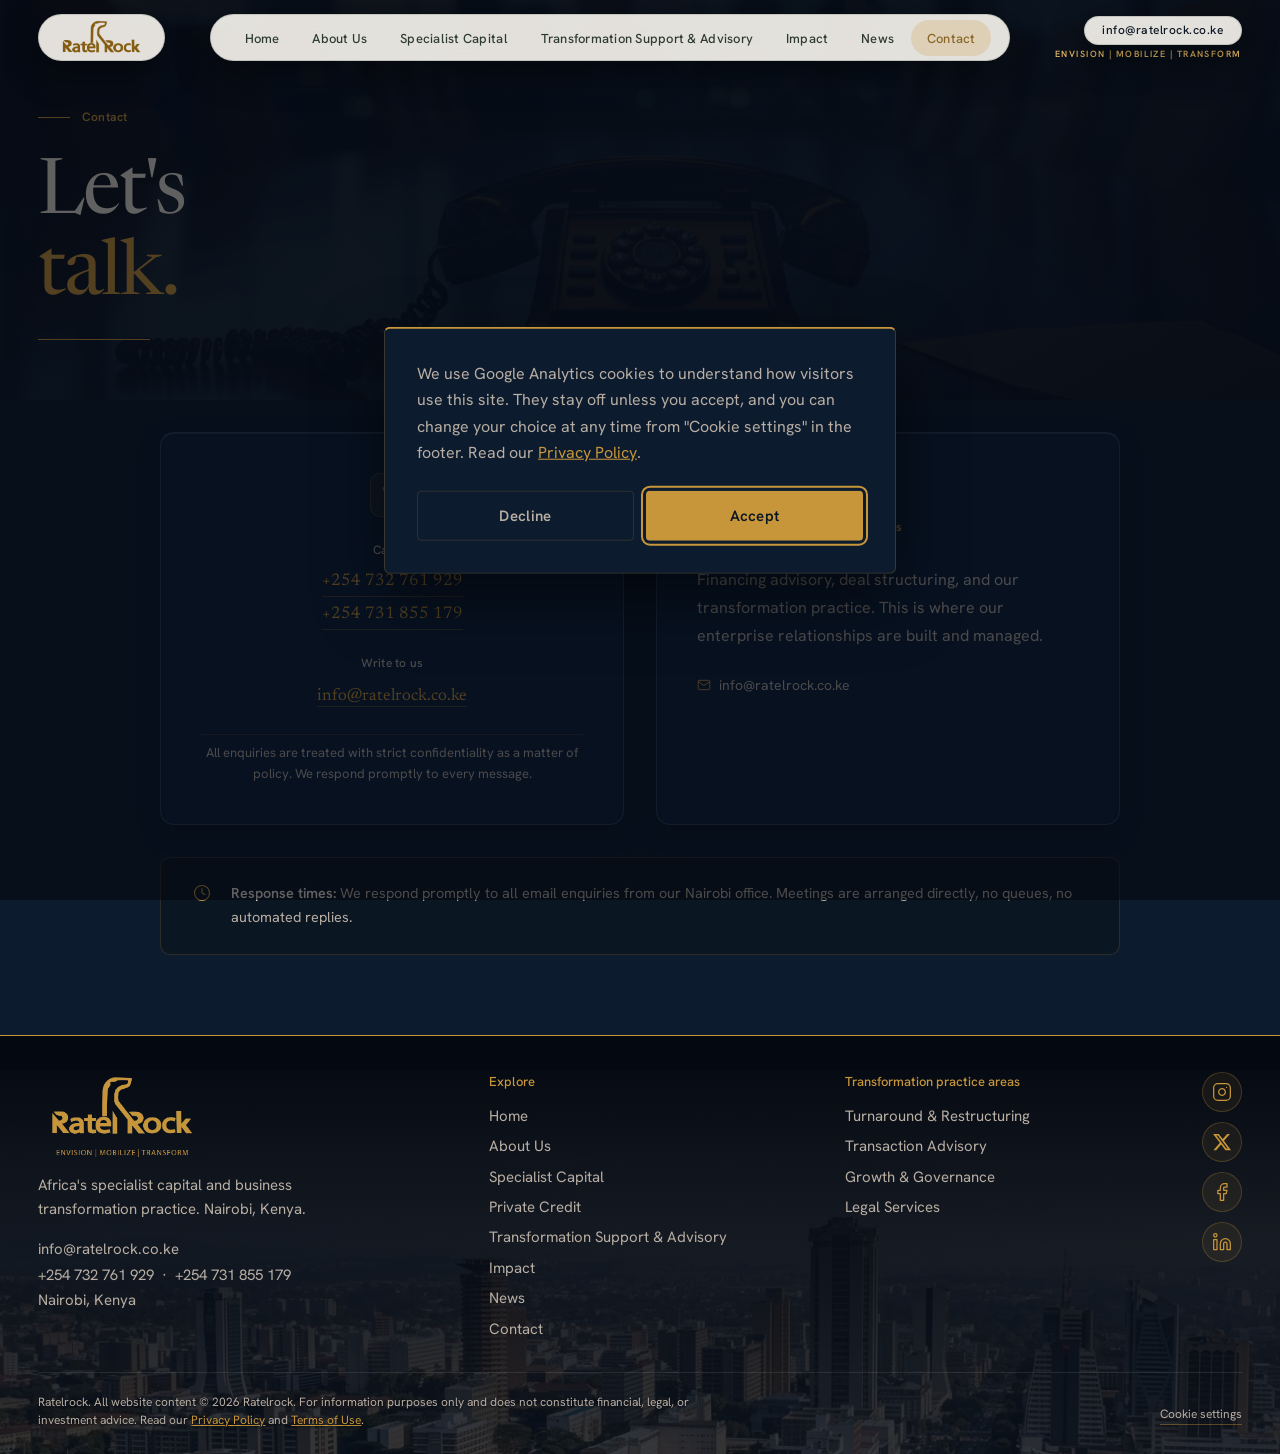
<file: contact.html>
<!DOCTYPE html>
<html lang="en">
<head>
  <meta charset="UTF-8" />
  <meta name="viewport" content="width=device-width, initial-scale=1.0" />
  <title>Contact, Ratelrock</title>
  <meta name="description" content="Get in touch with Ratelrock, Africa's specialist private credit and business transformation platform. Nairobi, Kenya." />
  <link rel="canonical" href="https://www.ratelrock.com/contact" />
  <!-- Open Graph -->
  <meta property="og:type" content="website" />
  <meta property="og:site_name" content="Ratelrock" />
  <meta property="og:title" content="Contact | Ratelrock" />
  <meta property="og:description" content="Get in touch with Ratelrock, Africa's specialist private credit and business transformation platform. Nairobi, Kenya." />
  <meta property="og:url" content="https://www.ratelrock.com/contact" />
  <meta property="og:image" content="https://www.ratelrock.com/images/og/ratelrock-og.jpg" />
  <meta property="og:image:width" content="1200" />
  <meta property="og:image:height" content="630" />
  <!-- Twitter Card -->
  <meta name="twitter:card" content="summary_large_image" />
  <meta name="twitter:title" content="Contact | Ratelrock" />
  <meta name="twitter:description" content="Get in touch with Ratelrock, Africa's specialist private credit and business transformation platform. Nairobi, Kenya." />
  <meta name="twitter:image" content="https://www.ratelrock.com/images/og/ratelrock-og.jpg" />
  <link rel="icon" href="favicon.png" type="image/png" sizes="32x32" />
  <link rel="icon" href="favicon.svg" type="image/svg+xml" />
  <link rel="icon" href="favicon.ico" sizes="32x32" />
  <link rel="preload" href="fonts/hanken-grotesk-normal-300.woff2" as="font" type="font/woff2" crossorigin />
  <link rel="preload" href="fonts/newsreader-normal-300.woff2" as="font" type="font/woff2" crossorigin />
  <link rel="stylesheet" href="css/fonts.css?v=1" />
  <link rel="stylesheet" href="css/style.css?v=d8" />
  <link rel="stylesheet" href="css/nav-float.css?v=9" />
  <link rel="stylesheet" href="css/motion.css?v=6" />
  <link rel="stylesheet" href="css/ledger.css?v=8" />
  <style>
    /* Mobile responsive grids */
    @media (max-width: 768px) {
      .contact-channels-grid { grid-template-columns: 1fr !important; }
      .offices-grid { grid-template-columns: 1fr !important; }
    }
    /* Offices floating pill shapes */
    @keyframes off-float-a { 0%,100%{transform:rotate(-28deg) translate(0,0)} 30%{transform:rotate(-26deg) translate(14px,-20px)} 65%{transform:rotate(-30deg) translate(-10px,12px)} }
    @keyframes off-float-b { 0%,100%{transform:rotate(18deg) translate(0,0)} 40%{transform:rotate(20deg) translate(-18px,14px)} 75%{transform:rotate(16deg) translate(10px,-10px)} }
    @keyframes off-float-c { 0%,100%{transform:rotate(38deg) translate(0,0)} 50%{transform:rotate(36deg) translate(12px,18px)} }
    @keyframes off-float-d { 0%,100%{transform:rotate(-12deg) translate(0,0)} 45%{transform:rotate(-14deg) translate(-8px,-14px)} 80%{transform:rotate(-10deg) translate(14px,8px)} }
    .offices-shapes { position:absolute;inset:0;overflow:hidden;pointer-events:none;z-index:0; }
    .offices-shape  { position:absolute;border-radius:70px;will-change:transform; }
  </style>
</head>
<body>
<a class="skip-link" href="#main-content">Skip to main content</a>

<!-- ===== NAVIGATION ===== -->
<nav class="nav" role="navigation" aria-label="Main navigation">
  <div class="nav__inner">
    <a href="/" class="nav__logo" aria-label="Ratelrock, Home">
      <img src="images/Logos/logo.png" alt="Ratelrock" style="width:157px;height:56px;object-fit:contain;display:block;">
    </a>
    <div class="nav__pill">
      <ul class="nav__links" role="list">
      <li><a href="/"                   class="nav__link">Home</a></li>
      <li><a href="/about"                   class="nav__link">About Us</a></li>
      <li><a href="/special-capital"          class="nav__link">Specialist Capital</a></li>
      <li><a href="/transformation-support-advisory" class="nav__link">Transformation Support &amp; Advisory</a></li>
      <li><a href="/impact"                  class="nav__link">Impact</a></li>
      <li><a href="/news"                    class="nav__link">News</a></li>
      <li><a href="/contact"                 class="nav__link nav__link--active">Contact</a></li>
    </ul>
      <button class="nav__hamburger" aria-label="Open menu" aria-expanded="false">
      <span></span><span></span><span></span>
    </button>
    </div>
    <div class="nav__ctas">
      <a href="mailto:info@ratelrock.co.ke" class="nav__email" aria-label="Email Ratelrock">info@ratelrock.co.ke</a>
      <p class="nav__tagline">Envision | Mobilize | Transform</p>
    </div>
  </div>
</nav>
<nav class="mobile-nav" aria-label="Mobile navigation" style="display:none;">
  <button class="mobile-nav__close" aria-label="Close menu">?</button>
  <a href="/"                   class="mobile-nav__link">Home</a>
  <a href="/about"                   class="mobile-nav__link">About Us</a>
  <a href="/special-capital"          class="mobile-nav__link">Specialist Capital</a>
  <a href="/transformation-support-advisory" class="mobile-nav__link">Transformation Support &amp; Advisory</a>
  <a href="/impact"                  class="mobile-nav__link">Impact</a>
  <a href="/news"                    class="mobile-nav__link">News</a>
  <a href="/contact"                 class="mobile-nav__link">Contact</a>
</nav>
<main id="main-content" tabindex="-1">

<!-- ===== PAGE HERO ===== -->
<section class="page-hero" style="min-height:20vh;padding:calc(var(--nav-h) + 2rem) 0 2rem;">
  <div class="page-hero__bg">
    <!-- Photo: professionals in a meeting, warm, human, East Africa context -->
    <div class="page-hero__bg-img" style="background-image:url('images/hero/contact2.webp');"></div>
    <div aria-hidden="true" style="position:absolute;inset:0;background:linear-gradient(160deg, rgba(7,14,26,0.82) 0%, rgba(11,22,35,0.78) 60%, rgba(7,14,26,0.85) 100%);"></div>
    </div>
  <div class="container">
    <div class="page-hero__content" style="max-width:680px;">
      <p class="hero__label hero-anim">Contact</p>
      <h1 class="hero__title hero-anim" style="font-size:clamp(3rem,6vw,5.5rem);line-height:1.05;">
        Let's<br><em>talk.</em>
      </h1>
    </div>
  </div>
</section>

<!-- ===== HOW TO REACH US ===== -->
<section class="section" id="reach-us" style="padding-top:2rem;padding-bottom:5rem;position:relative;overflow:hidden;">
  <div class="container" style="position:relative;z-index:1;">

    <!-- Contact card + Office card, side by side -->
    <div class="reveal offices-grid" style="display:grid;grid-template-columns:1fr 1fr;gap:2rem;max-width:960px;margin:0 auto;align-items:start;" id="offices">

      <!-- Contact card -->
      <div style="padding:2.5rem;background:rgba(255,255,255,0.025);backdrop-filter:blur(3px) saturate(140%);-webkit-backdrop-filter:blur(3px) saturate(140%);border:1px solid rgba(255,255,255,0.14);border-radius:14px;display:flex;flex-direction:column;gap:1.5rem;text-align:center;height:100%;box-shadow:inset 0 1px 0 rgba(255,255,255,0.1), 0 8px 24px rgba(0,0,0,0.2);">
        <div style="width:44px;height:44px;border-radius:10px;background:var(--c-gold-bg);border:1px solid var(--c-gold-border);display:flex;align-items:center;justify-content:center;margin:0 auto;">
          <svg width="20" height="20" viewBox="0 0 24 24" fill="none" stroke="var(--c-gold)" stroke-width="1.5" stroke-linecap="round" stroke-linejoin="round" aria-hidden="true">
            <path d="M22 16.92v3a2 2 0 0 1-2.18 2 19.79 19.79 0 0 1-8.63-3.07 19.5 19.5 0 0 1-6-6 19.79 19.79 0 0 1-3.07-8.67A2 2 0 0 1 4.11 2h3a2 2 0 0 1 2 1.72c.127.96.361 1.903.7 2.81a2 2 0 0 1-.45 2.11L8.09 9.91a16 16 0 0 0 6 6l1.27-1.27a2 2 0 0 1 2.11-.45c.907.339 1.85.573 2.81.7A2 2 0 0 1 22 16.92z"/>
          </svg>
        </div>
        <div>
          <p style="font-family:var(--f-ui);font-size:0.75rem;font-weight:500;letter-spacing:0.02em;color:var(--c-text-2);margin-bottom:0.5rem;">Call us</p>
          <div style="display:flex;flex-direction:column;gap:0.25rem;align-items:center;">
            <a href="tel:+254732761929" style="font-family:var(--f-display);font-size:1.0625rem;color:var(--c-gold);text-decoration:none;border-bottom:1px solid rgba(200,150,58,0.3);padding-bottom:1px;transition:border-color 0.2s;display:inline-block;width:fit-content;">+254 732 761 929</a>
            <a href="tel:+254731855179" style="font-family:var(--f-display);font-size:1.0625rem;color:var(--c-gold);text-decoration:none;border-bottom:1px solid rgba(200,150,58,0.3);padding-bottom:1px;transition:border-color 0.2s;display:inline-block;width:fit-content;">+254 731 855 179</a>
          </div>
        </div>
        <div>
          <p style="font-family:var(--f-ui);font-size:0.75rem;font-weight:500;letter-spacing:0.02em;color:var(--c-text-2);margin-bottom:0.5rem;">Write to us</p>
          <a href="mailto:info@ratelrock.co.ke" style="font-family:var(--f-display);font-size:1.0625rem;color:var(--c-gold);text-decoration:none;border-bottom:1px solid rgba(200,150,58,0.3);padding-bottom:1px;transition:border-color 0.2s;">info@ratelrock.co.ke</a>
        </div>
        <p style="font-size:0.8125rem;color:var(--c-text-2);line-height:1.6;padding-top:0.5rem;border-top:1px solid rgba(200,150,58,0.2);margin-top:auto;">All enquiries are treated with strict confidentiality as a matter of policy. We respond promptly to every message.</p>
      </div>

      <!-- Nairobi office card -->
      <div style="padding:2.5rem;background:rgba(255,255,255,0.025);backdrop-filter:blur(3px) saturate(140%);-webkit-backdrop-filter:blur(3px) saturate(140%);border:1px solid rgba(255,255,255,0.14);border-radius:14px;height:100%;box-shadow:inset 0 1px 0 rgba(255,255,255,0.1), 0 8px 24px rgba(0,0,0,0.2);">
        <div style="display:flex;align-items:flex-start;gap:1.25rem;margin-bottom:1.75rem;">
          <span aria-label="Kenya flag" style="display:inline-flex;flex-shrink:0;width:32px;height:22px;border-radius:3px;overflow:hidden;box-shadow:0 1px 4px rgba(0,0,0,0.18);">
            <svg xmlns="http://www.w3.org/2000/svg" viewBox="0 0 900 600" width="32" height="22" style="display:block;">
              <defs><clipPath id="ke-inner"><ellipse cx="450" cy="300" rx="66" ry="120"/></clipPath></defs>
              <rect width="900" height="600" fill="#006600"/>
              <rect width="900" height="186" fill="#000"/>
              <rect width="900" y="186" height="28" fill="#fff"/>
              <rect width="900" y="214" height="172" fill="#BB0000"/>
              <rect width="900" y="386" height="28" fill="#fff"/>
              <line x1="384" y1="118" x2="516" y2="482" stroke="#7B4118" stroke-width="18"/>
              <line x1="516" y1="118" x2="384" y2="482" stroke="#7B4118" stroke-width="18"/>
              <polygon points="384,118 368,166 400,166" fill="#ccc"/>
              <polygon points="516,118 500,166 532,166" fill="#ccc"/>
              <polygon points="384,482 368,434 400,434" fill="#ccc"/>
              <polygon points="516,482 500,434 532,434" fill="#ccc"/>
              <ellipse cx="450" cy="300" rx="84" ry="138" fill="#111"/>
              <ellipse cx="450" cy="300" rx="66" ry="120" fill="#BB0000"/>
              <rect x="348" y="270" width="204" height="60" fill="#fff" clip-path="url(#ke-inner)"/>
              <rect x="434" y="180" width="14" height="240" fill="#fff" clip-path="url(#ke-inner)"/>
              <rect x="452" y="180" width="14" height="240" fill="#fff" clip-path="url(#ke-inner)"/>
            </svg>
          </span>
          <div>
            <h3 style="font-family:var(--f-display);font-size:1.625rem;font-weight:400;color:var(--c-text);margin-bottom:0.25rem;">Nairobi</h3>
            <p style="font-family:var(--f-ui);font-size:0.75rem;font-weight:600;letter-spacing:0.02em;color:var(--c-gold);">Kenya, Primary Operations</p>
          </div>
        </div>
        <p style="font-size:1rem;line-height:1.75;color:var(--c-text-2);margin-bottom:1.5rem;">
          Financing advisory, deal structuring, and our transformation practice. This is where our enterprise relationships are built and managed.
        </p>
        <div style="display:flex;flex-direction:column;gap:0.5rem;">
          <a href="mailto:info@ratelrock.co.ke" style="font-size:0.875rem;color:var(--c-text-2);text-decoration:none;display:flex;align-items:center;gap:0.5rem;">
            <svg width="14" height="14" viewBox="0 0 24 24" fill="none" stroke="var(--c-gold)" stroke-width="1.5" stroke-linecap="round" stroke-linejoin="round" aria-hidden="true"><path d="M4 4h16c1.1 0 2 .9 2 2v12c0 1.1-.9 2-2 2H4c-1.1 0-2-.9-2-2V6c0-1.1.9-2 2-2z"/><polyline points="22,6 12,13 2,6"/></svg>
            info@ratelrock.co.ke
          </a>
        </div>
      </div>

    </div>

    <!-- Response note -->
    <div class="reveal" style="margin-top:2rem;max-width:960px;margin-left:auto;margin-right:auto;padding:1.5rem 2rem;background:var(--c-bg-2);border:1px solid var(--c-border);border-radius:10px;display:flex;align-items:flex-start;gap:1.25rem;">
      <svg width="18" height="18" viewBox="0 0 24 24" fill="none" stroke="var(--c-gold)" stroke-width="1.5" stroke-linecap="round" stroke-linejoin="round" style="flex-shrink:0;margin-top:0.1rem;" aria-hidden="true">
        <circle cx="12" cy="12" r="10"/><polyline points="12 6 12 12 16 14"/>
      </svg>
      <p style="font-size:0.9rem;color:var(--c-text-2);line-height:1.65;">
        <strong style="color:var(--c-text);">Response times:</strong> We respond promptly to all email enquiries from our Nairobi office. Meetings are arranged directly, no queues, no automated replies.
      </p>
    </div>

  </div>
</section>



  </div>
</div>
<!-- ===== FOOTER ===== -->
</main>
<footer class="footer" role="contentinfo">

  <div class="footer__base">
    <div class="container">
      <div class="footer__grid">
        <div class="footer__brand">
          <img src="images/Logos/footer.png" alt="Ratelrock" loading="lazy" width="170" style="width:100%;max-width:170px;height:auto;display:block;margin-bottom:0.625rem;">
          <p class="footer__desc">Africa's specialist capital and business transformation practice. Nairobi, Kenya.</p>
          <p class="footer__contact"><a href="mailto:info@ratelrock.co.ke">info@ratelrock.co.ke</a><br><a href="tel:+254732761929">+254 732 761 929</a> &nbsp;·&nbsp; <a href="tel:+254731855179">+254 731 855 179</a><br>Nairobi, Kenya</p>
        </div>
        <nav aria-label="Footer">
          <p class="footer__label">Explore</p>
          <ul class="footer__list">
            <li><a href="/">Home</a></li>
            <li><a href="/about">About Us</a></li>
            <li><a href="/special-capital">Specialist Capital</a></li>
            <li><a href="/private-credit">Private Credit</a></li>
            <li><a href="/transformation-support-advisory">Transformation Support &amp; Advisory</a></li>
            <li><a href="/impact">Impact</a></li>
            <li><a href="/news">News</a></li>
            <li><a href="/contact">Contact</a></li>
          </ul>
        </nav>
        <div>
          <p class="footer__label">Transformation practice areas</p>
          <ul class="footer__list">
            <li><a href="/transformation-support-advisory#turnaround">Turnaround &amp; Restructuring</a></li>
            <li><a href="/transformation-support-advisory#transaction">Transaction Advisory</a></li>
            <li><a href="/transformation-support-advisory#growth-governance">Growth &amp; Governance</a></li>
            <li><a href="/transformation-support-advisory#legal-services">Legal Services</a></li>
          </ul>
        </div>
        <div class="footer__social">
          <a href="https://www.instagram.com/ratelrockafrica" target="_blank" rel="noopener noreferrer" aria-label="Ratelrock on Instagram" class="footer__social-link"><svg viewBox="0 0 24 24" fill="none" stroke="currentColor" stroke-width="1.5" stroke-linecap="round" stroke-linejoin="round" aria-hidden="true"><rect x="2" y="2" width="20" height="20" rx="5" ry="5"/><path d="M16 11.37A4 4 0 1 1 12.63 8 4 4 0 0 1 16 11.37z"/><line x1="17.5" y1="6.5" x2="17.51" y2="6.5"/></svg></a>
          <a href="https://x.com/RatelrockAfrica" target="_blank" rel="noopener noreferrer" aria-label="Ratelrock on X" class="footer__social-link"><svg viewBox="0 0 24 24" fill="currentColor" aria-hidden="true"><path d="M18.244 2.25h3.308l-7.227 8.26 8.502 11.24H16.17l-5.214-6.817L4.99 21.75H1.68l7.73-8.835L1.254 2.25H8.08l4.713 6.231zm-1.161 17.52h1.833L7.084 4.126H5.117z"/></svg></a>
          <a href="https://www.facebook.com/share/19UPVhDXEk/" target="_blank" rel="noopener noreferrer" aria-label="Ratelrock on Facebook" class="footer__social-link"><svg viewBox="0 0 24 24" fill="none" stroke="currentColor" stroke-width="1.5" stroke-linecap="round" stroke-linejoin="round" aria-hidden="true"><path d="M18 2h-3a5 5 0 0 0-5 5v3H7v4h3v8h4v-8h3l1-4h-4V7a1 1 0 0 1 1-1h3z"/></svg></a>
          <a href="https://www.linkedin.com/company/ratelrockafrica/" target="_blank" rel="noopener noreferrer" aria-label="Ratelrock on LinkedIn" class="footer__social-link"><svg viewBox="0 0 24 24" fill="none" stroke="currentColor" stroke-width="1.5" stroke-linecap="round" stroke-linejoin="round" aria-hidden="true"><path d="M16 8a6 6 0 0 1 6 6v7h-4v-7a2 2 0 0 0-2-2 2 2 0 0 0-2 2v7h-4v-7a6 6 0 0 1 6-6z"/><rect x="2" y="9" width="4" height="12"/><circle cx="4" cy="4" r="2"/></svg></a>
        </div>
      </div>

      <div class="footer__bottom">
        <p class="footer__legal">Ratelrock. All website content &copy; 2026 Ratelrock. For information purposes only and does not constitute financial, legal, or investment advice. Read our <a href="/privacy-policy">Privacy Policy</a> and <a href="/terms-of-use">Terms of Use</a>.</p>
        <button type="button" class="footer__cookie" data-cookie-settings>Cookie settings</button>
      </div>
    </div>
  </div>
</footer>

<div class="cookie-banner" role="region" aria-label="Cookie notice">
  <p class="cookie-banner__text">We use Google Analytics cookies to understand how visitors use this site. They stay off unless you accept, and you can change your choice at any time from "Cookie settings" in the footer. Read our <a href="/privacy-policy">Privacy Policy</a>.</p>
  <div class="cookie-banner__actions">
    <button type="button" class="cookie-banner__btn cookie-banner__btn--decline">Decline</button>
    <button type="button" class="cookie-banner__btn cookie-banner__btn--accept">Accept</button>
  </div>
</div>
<script src="js/consent.js?v=4"></script>
<script src="js/main.js?v=2"></script>
<script src="js/nav-float.js?v=1"></script>
<script src="js/motion.js?v=5"></script>
<script src="js/ledger.js?v=2"></script>
</body>
</html>
</file>
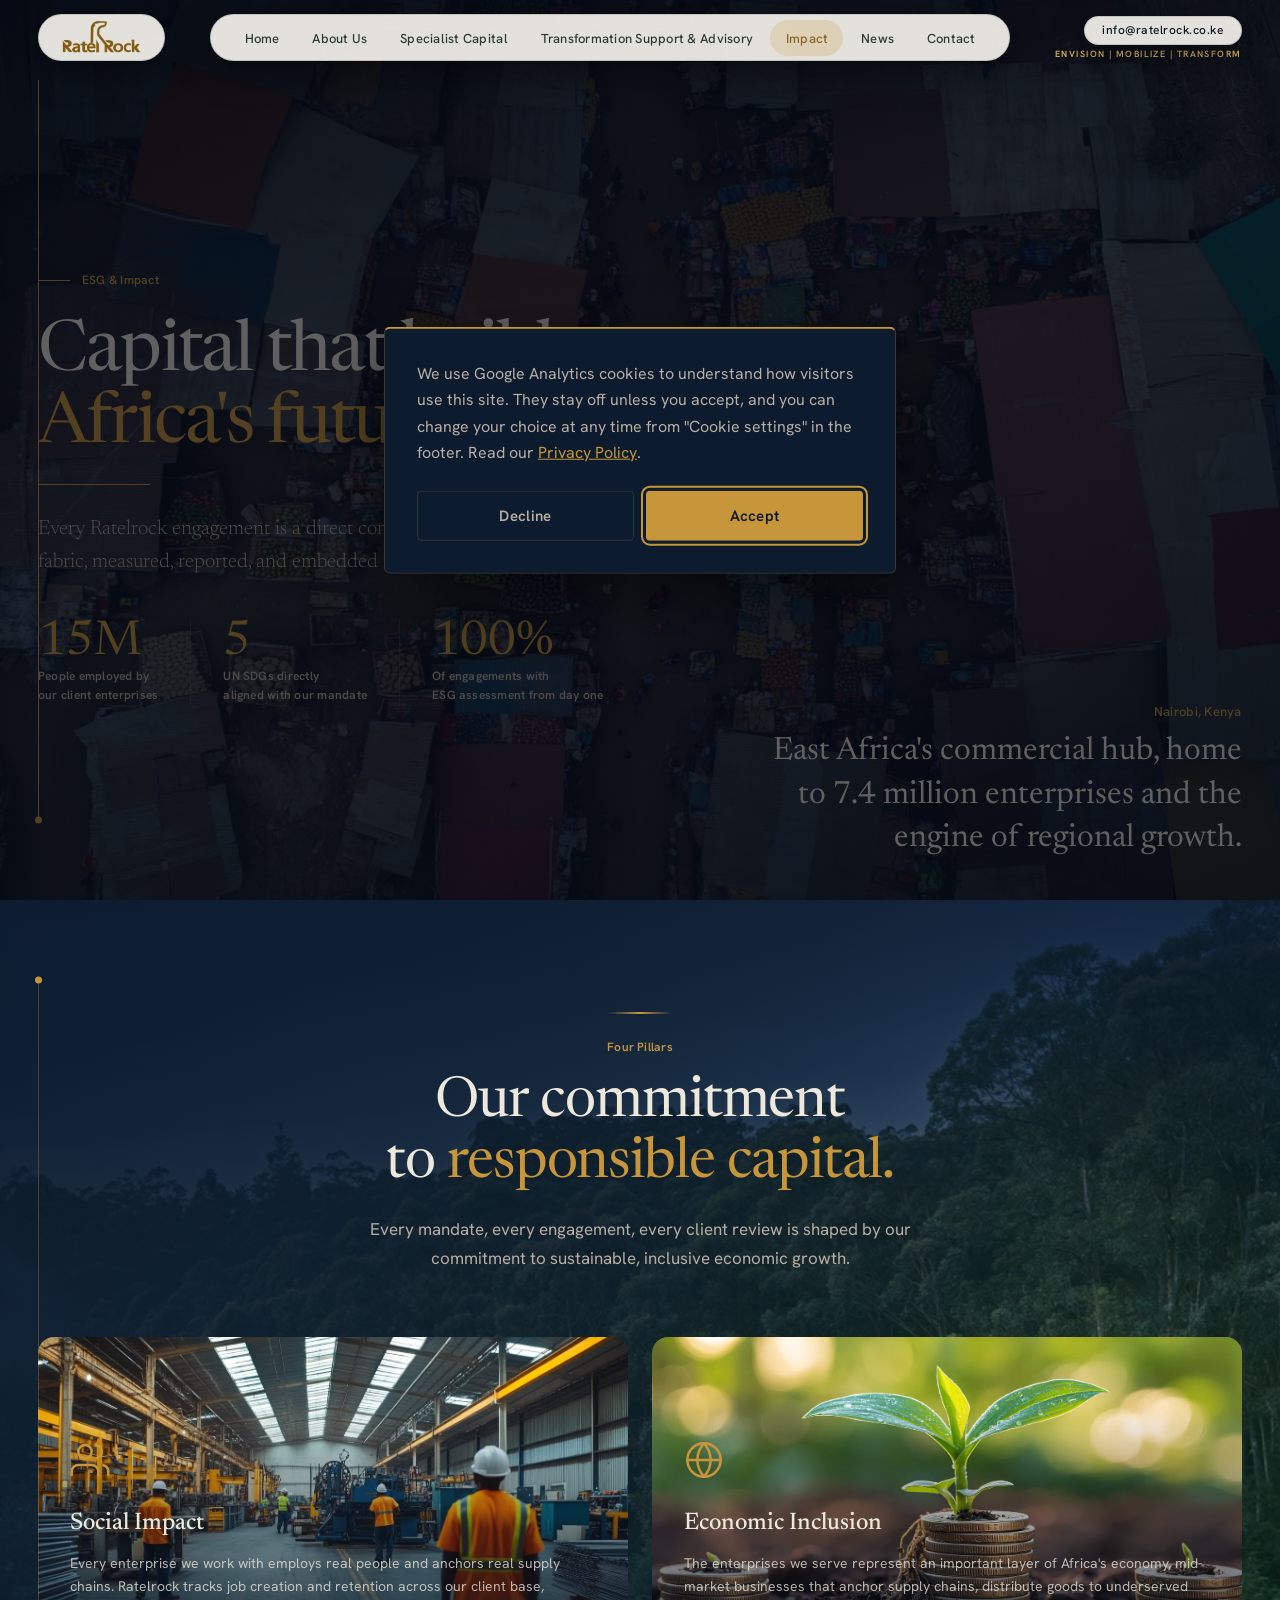
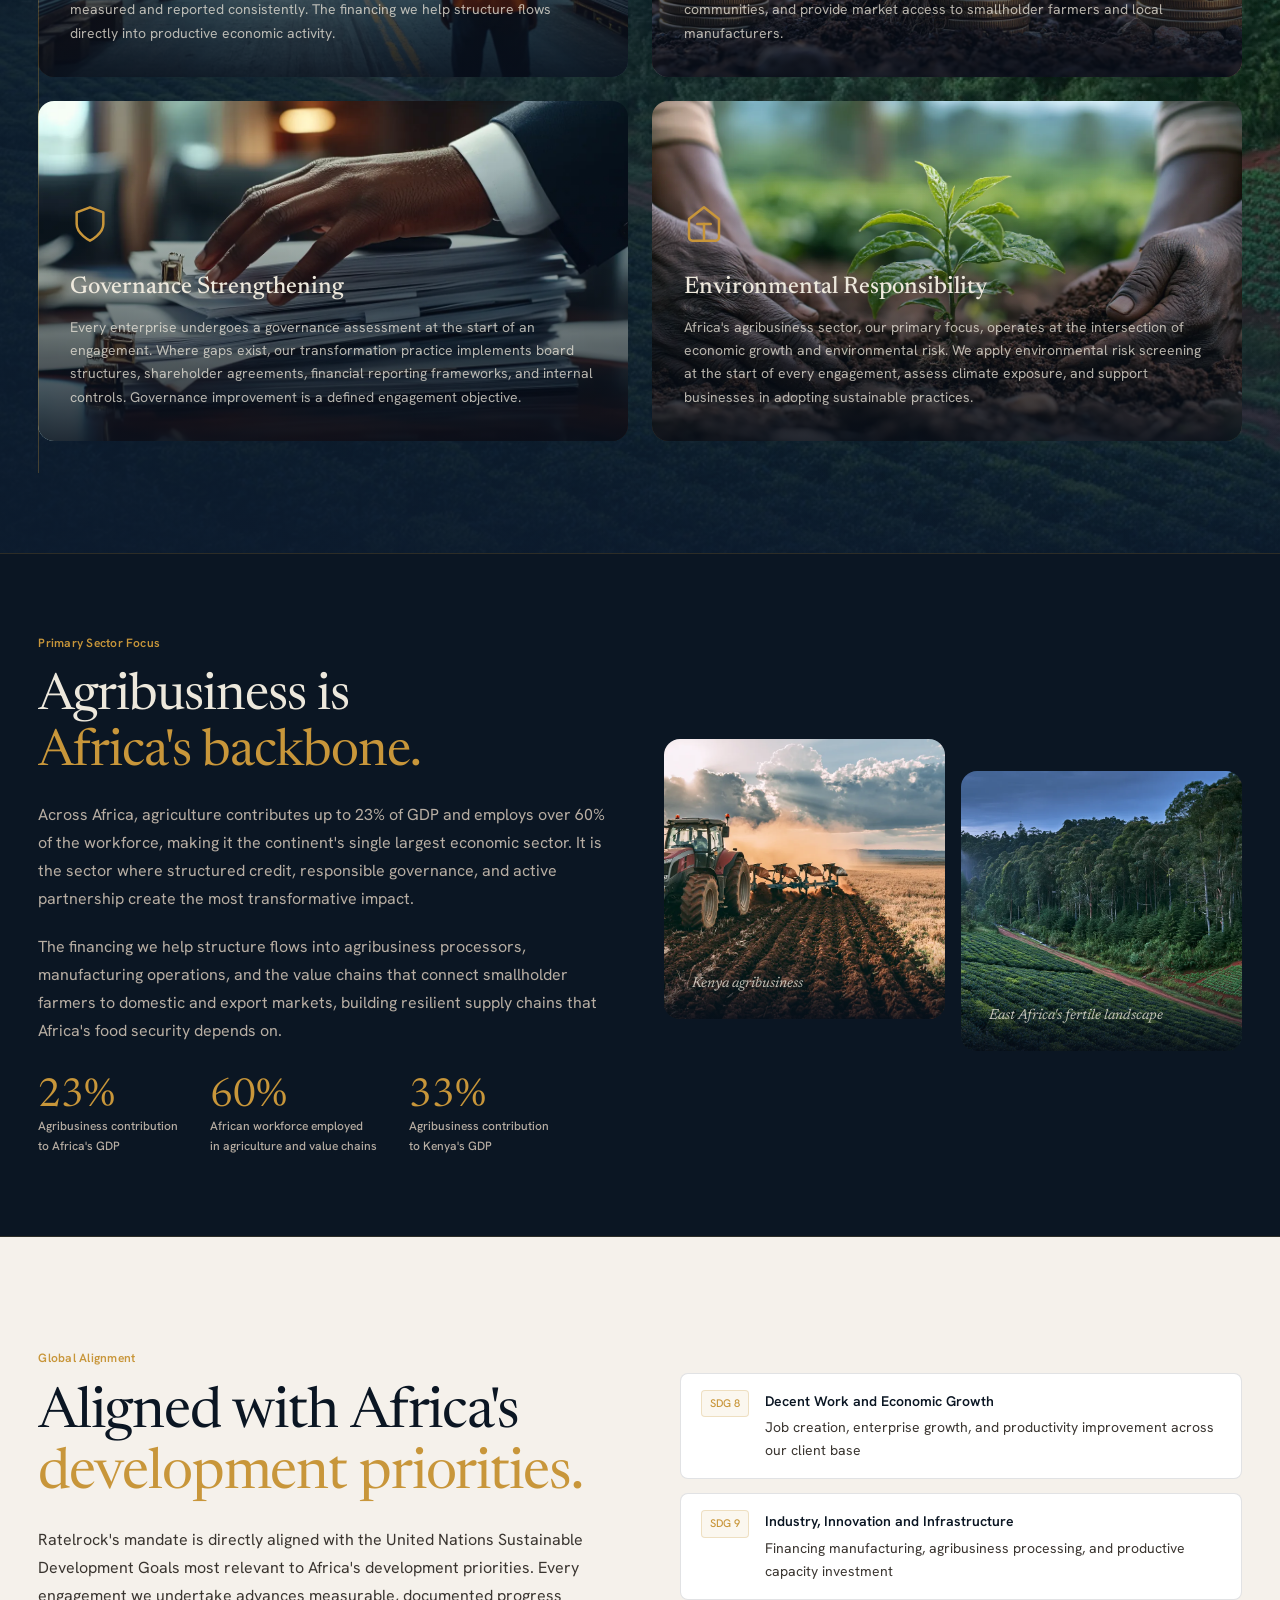
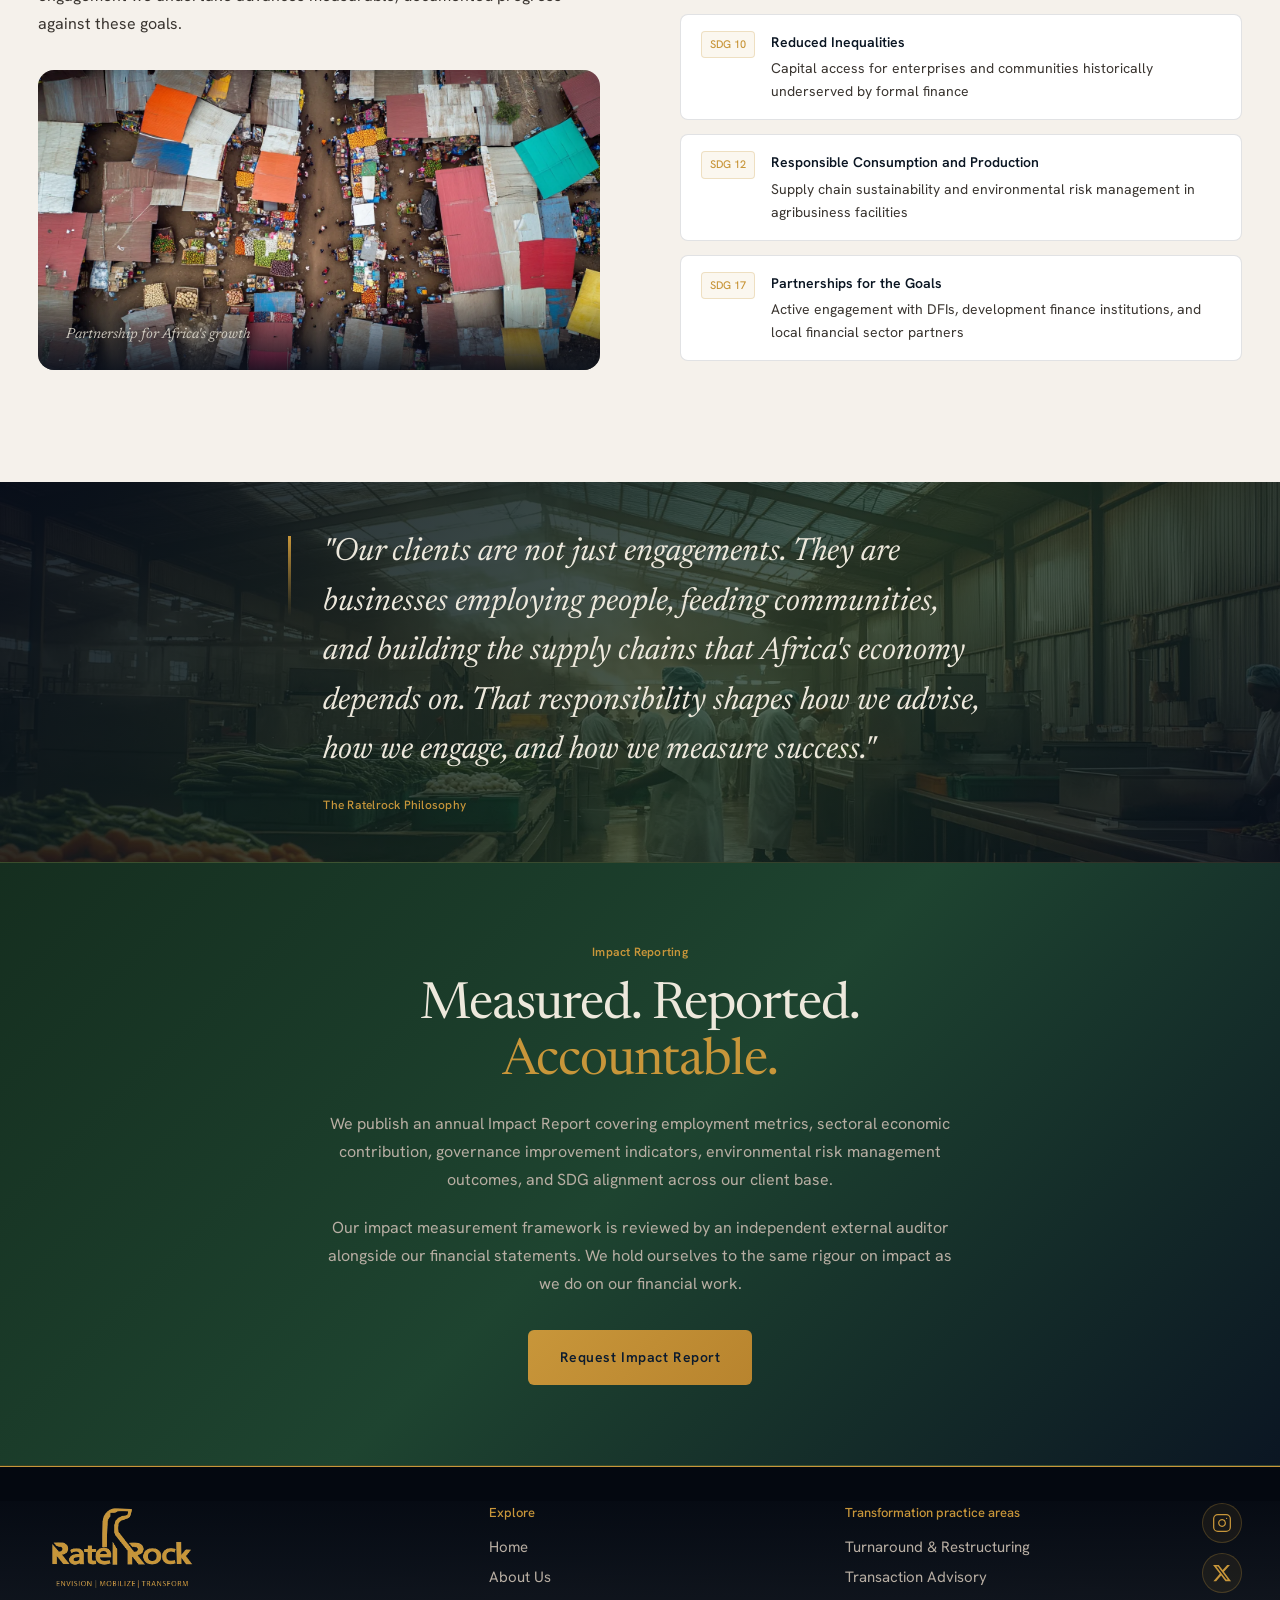
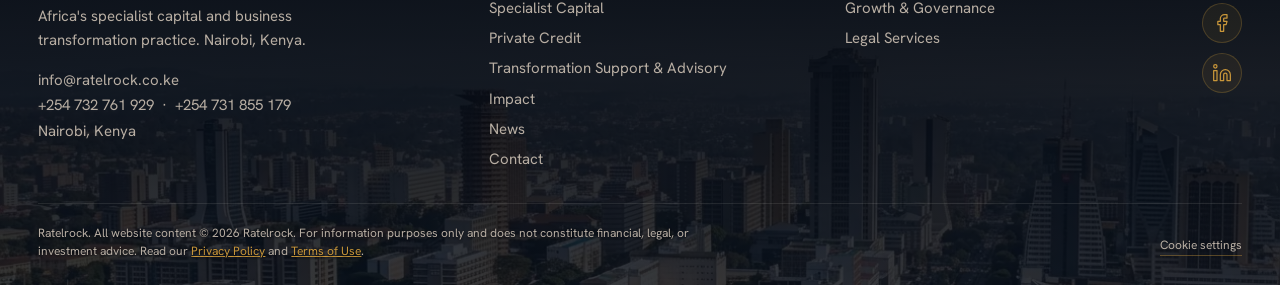
<file: impact.html>
<!DOCTYPE html>
<html lang="en">
<head>
  <meta charset="UTF-8" />
  <meta name="viewport" content="width=device-width, initial-scale=1.0" />
  <title>Impact, Ratelrock</title>
  <meta name="description" content="Every Ratelrock engagement is a direct contribution to Africa's economic fabric, measured, reported, and embedded in everything we do." />
  <link rel="canonical" href="https://www.ratelrock.com/impact" />
  <!-- Open Graph -->
  <meta property="og:type" content="website" />
  <meta property="og:site_name" content="Ratelrock" />
  <meta property="og:title" content="Impact | Ratelrock" />
  <meta property="og:description" content="Every Ratelrock engagement is a direct contribution to Africa's economic fabric, measured, reported, and embedded in everything we do." />
  <meta property="og:url" content="https://www.ratelrock.com/impact" />
  <meta property="og:image" content="https://www.ratelrock.com/images/og/ratelrock-og.jpg" />
  <meta property="og:image:width" content="1200" />
  <meta property="og:image:height" content="630" />
  <!-- Twitter Card -->
  <meta name="twitter:card" content="summary_large_image" />
  <meta name="twitter:title" content="Impact | Ratelrock" />
  <meta name="twitter:description" content="Every Ratelrock engagement is a direct contribution to Africa's economic fabric, measured, reported, and embedded in everything we do." />
  <meta name="twitter:image" content="https://www.ratelrock.com/images/og/ratelrock-og.jpg" />
  <link rel="icon" href="favicon.png" type="image/png" sizes="32x32" />
  <link rel="icon" href="favicon.svg" type="image/svg+xml" />
  <link rel="icon" href="favicon.ico" sizes="32x32" />
  <link rel="preload" href="fonts/hanken-grotesk-normal-300.woff2" as="font" type="font/woff2" crossorigin />
  <link rel="preload" href="fonts/newsreader-normal-300.woff2" as="font" type="font/woff2" crossorigin />
  <link rel="stylesheet" href="css/fonts.css?v=1" />
  <link rel="stylesheet" href="css/style.css?v=d8" />
  <link rel="stylesheet" href="css/nav-float.css?v=9" />
  <link rel="stylesheet" href="css/motion.css?v=6" />
  <link rel="stylesheet" href="css/ledger.css?v=8" />
</head>
<body>
<a class="skip-link" href="#main-content">Skip to main content</a>

<!-- ===== NAVIGATION ===== -->
<nav class="nav" role="navigation" aria-label="Main navigation">
  <div class="nav__inner">
    <a href="/" class="nav__logo" aria-label="Ratelrock, Home">
      <img src="images/Logos/logo.png" alt="Ratelrock" style="width:157px;height:56px;object-fit:contain;display:block;">
    </a>
    <div class="nav__pill">
      <ul class="nav__links" role="list">
      <li><a href="/"                   class="nav__link">Home</a></li>
      <li><a href="/about"                   class="nav__link">About Us</a></li>
      <li><a href="/special-capital"          class="nav__link">Specialist Capital</a></li>
      <li><a href="/transformation-support-advisory" class="nav__link">Transformation Support &amp; Advisory</a></li>
      <li><a href="/impact"                  class="nav__link nav__link--active">Impact</a></li>
      <li><a href="/news"                    class="nav__link">News</a></li>
      <li><a href="/contact"                 class="nav__link">Contact</a></li>
    </ul>
      <button class="nav__hamburger" aria-label="Open menu" aria-expanded="false">
      <span></span><span></span><span></span>
    </button>
    </div>
    <div class="nav__ctas">
      <a href="mailto:info@ratelrock.co.ke" class="nav__email" aria-label="Email Ratelrock">info@ratelrock.co.ke</a>
      <p class="nav__tagline">Envision | Mobilize | Transform</p>
    </div>
  </div>
</nav>
<nav class="mobile-nav" aria-label="Mobile navigation" style="display:none;">
  <button class="mobile-nav__close" aria-label="Close menu">?</button>
  <a href="/"                   class="mobile-nav__link">Home</a>
  <a href="/about"                   class="mobile-nav__link">About Us</a>
  <a href="/special-capital"          class="mobile-nav__link">Specialist Capital</a>
  <a href="/transformation-support-advisory" class="mobile-nav__link">Transformation Support &amp; Advisory</a>
  <a href="/impact"                  class="mobile-nav__link">Impact</a>
  <a href="/news"                    class="mobile-nav__link">News</a>
  <a href="/contact"                 class="mobile-nav__link">Contact</a>
</nav>
<main id="main-content" tabindex="-1">

<!-- ===== PAGE HERO ===== -->
<section class="page-hero" style="min-height:100vh; display:flex; align-items:center;">
  <div class="page-hero__bg">
    <div class="page-hero__bg-img" style="background-image:url('images/hero/impact.webp');"></div>
    <div class="page-hero__bg-overlay"></div>
  </div>
  <div class="container">
    <div class="page-hero__content" style="max-width:780px;">
      <p class="hero__label hero-anim">ESG &amp; Impact</p>
      <h1 class="hero__title hero-anim" style="font-size:clamp(2.5rem,5.5vw,5rem);">
        Capital that builds<br><em>Africa's future.</em>
      </h1>
      <p class="hero__subtitle hero-anim" style="max-width:600px;">
        Every Ratelrock engagement is a direct contribution to Africa's economic fabric, measured, reported, and embedded in everything we do.
      </p>
      <div style="display:flex;gap:1.5rem;margin-top:2.5rem;flex-wrap:wrap;" class="hero-anim impact-hero-stats">
        <div>
          <p style="font-family:var(--f-display);font-size:3rem;font-weight:400;color:var(--c-gold);line-height:1;" data-counter data-target="15" data-suffix="M">0</p>
          <p style="font-family:var(--f-ui);font-size:0.75rem;font-weight:600;letter-spacing:0.02em;color:var(--c-text-2);">People employed by<br>our client enterprises</p>
        </div>
        <div style="width:1px;background:var(--c-border);margin:0 0.5rem;" class="stat-divider"></div>
        <div>
          <p style="font-family:var(--f-display);font-size:3rem;font-weight:400;color:var(--c-gold);line-height:1;">5</p>
          <p style="font-family:var(--f-ui);font-size:0.75rem;font-weight:600;letter-spacing:0.02em;color:var(--c-text-2);">UN SDGs directly<br>aligned with our mandate</p>
        </div>
        <div style="width:1px;background:var(--c-border);margin:0 0.5rem;" class="stat-divider"></div>
        <div>
          <p style="font-family:var(--f-display);font-size:3rem;font-weight:400;color:var(--c-gold);line-height:1;">100%</p>
          <p style="font-family:var(--f-ui);font-size:0.75rem;font-weight:600;letter-spacing:0.02em;color:var(--c-text-2);">Of engagements with<br>ESG assessment from day one</p>
        </div>
      </div>
    </div>
  </div>
  <!-- Nairobi callout - bottom right -->
  <div class="impact-nairobi-callout" style="position:absolute;bottom:2.5rem;right:clamp(1.25rem,3vw,3.5rem);text-align:right;z-index:2;">
    <p style="font-family:var(--f-ui);font-size:0.8125rem;font-weight:500;letter-spacing:0.02em;color:var(--c-gold);margin-bottom:0.5rem;">Nairobi, Kenya</p>
    <p style="font-family:var(--f-display);font-size:clamp(1.375rem,2.5vw,2.25rem);font-weight:400;color:var(--c-text);max-width:500px;line-height:1.35;">East Africa's commercial hub, home to 7.4 million enterprises and the engine of regional growth.</p>
  </div>
</section>

<!-- ===== IMPACT PILLARS ===== -->
<section class="ledger-band section" id="impact-pillars" style="--photo:url(../images/other_images/landscape.webp);position:relative;overflow:hidden;">
  <div class="container" style="position:relative;z-index:1;">
    <div class="section-header section-header--center reveal">
      <div class="gold-line gold-line--center"></div>
      <p class="section-eyebrow">Four Pillars</p>
      <h2 class="section-title">Our commitment<br>to <em>responsible capital.</em></h2>
      <p class="section-subtitle" style="margin:0 auto;">Every mandate, every engagement, every client review is shaped by our commitment to sustainable, inclusive economic growth.</p>
    </div>

    <div class="impact-grid stagger-children">

      <!-- Social Impact -->
      <div class="impact-card">
        <img src="images/other_images/social.webp" alt="Social Impact" loading="lazy" />
        <div class="impact-card__overlay"></div>
        <div class="impact-card__content">
          <svg class="impact-card__icon" viewBox="0 0 24 24" fill="none" stroke="currentColor" stroke-width="1.5" stroke-linecap="round" stroke-linejoin="round" aria-hidden="true">
            <path d="M17 21v-2a4 4 0 0 0-4-4H5a4 4 0 0 0-4 4v2"/><circle cx="9" cy="7" r="4"/><path d="M23 21v-2a4 4 0 0 0-3-3.87"/><path d="M16 3.13a4 4 0 0 1 0 7.75"/>
          </svg>
          <h3 class="impact-card__title">Social Impact</h3>
          <p class="impact-card__body">Every enterprise we work with employs real people and anchors real supply chains. Ratelrock tracks job creation and retention across our client base, measured and reported consistently. The financing we help structure flows directly into productive economic activity.</p>
        </div>
      </div>

      <!-- Economic Inclusion -->
      <div class="impact-card">
        <img src="images/other_images/economic.webp" alt="Economic Inclusion" loading="lazy" />
        <div class="impact-card__overlay"></div>
        <div class="impact-card__content">
          <svg class="impact-card__icon" viewBox="0 0 24 24" fill="none" stroke="currentColor" stroke-width="1.5" stroke-linecap="round" stroke-linejoin="round" aria-hidden="true">
            <circle cx="12" cy="12" r="10"/><line x1="2" y1="12" x2="22" y2="12"/><path d="M12 2a15.3 15.3 0 0 1 4 10 15.3 15.3 0 0 1-4 10 15.3 15.3 0 0 1-4-10 15.3 15.3 0 0 1 4-10z"/>
          </svg>
          <h3 class="impact-card__title">Economic Inclusion</h3>
          <p class="impact-card__body">The enterprises we serve represent an important layer of Africa's economy, mid-market businesses that anchor supply chains, distribute goods to underserved communities, and provide market access to smallholder farmers and local manufacturers.</p>
        </div>
      </div>

      <!-- Governance -->
      <div class="impact-card">
        <img src="images/other_images/governance.webp" alt="Governance Strengthening" loading="lazy" />
        <div class="impact-card__overlay"></div>
        <div class="impact-card__content">
          <svg class="impact-card__icon" viewBox="0 0 24 24" fill="none" stroke="currentColor" stroke-width="1.5" stroke-linecap="round" stroke-linejoin="round" aria-hidden="true">
            <path d="M12 22s8-4 8-10V5l-8-3-8 3v7c0 6 8 10 8 10z"/>
          </svg>
          <h3 class="impact-card__title">Governance Strengthening</h3>
          <p class="impact-card__body">Every enterprise undergoes a governance assessment at the start of an engagement. Where gaps exist, our transformation practice implements board structures, shareholder agreements, financial reporting frameworks, and internal controls. Governance improvement is a defined engagement objective.</p>
        </div>
      </div>

      <!-- Environmental -->
      <div class="impact-card">
        <img src="images/other_images/environment.webp" alt="Environmental Responsibility" loading="lazy" />
        <div class="impact-card__overlay"></div>
        <div class="impact-card__content">
          <svg class="impact-card__icon" viewBox="0 0 24 24" fill="none" stroke="currentColor" stroke-width="1.5" stroke-linecap="round" stroke-linejoin="round" aria-hidden="true">
            <path d="M3 9l9-7 9 7v11a2 2 0 0 1-2 2H5a2 2 0 0 1-2-2z"/><path d="M12 22V12"/><path d="M8 12h8"/>
          </svg>
          <h3 class="impact-card__title">Environmental Responsibility</h3>
          <p class="impact-card__body">Africa's agribusiness sector, our primary focus, operates at the intersection of economic growth and environmental risk. We apply environmental risk screening at the start of every engagement, assess climate exposure, and support businesses in adopting sustainable practices.</p>
        </div>
      </div>

    </div>
  </div>
</section>

<!-- ===== AGRIBUSINESS IMAGE BREAK ===== -->
<section style="background:var(--c-bg-2);padding:5rem 0;border-top:1px solid var(--c-border);border-bottom:1px solid var(--c-border);">
  <div class="container">
    <div style="display:grid;grid-template-columns:1fr 1fr;gap:3rem;align-items:center;" class="reveal">
      <div>
        <p class="section-eyebrow">Primary Sector Focus</p>
        <h2 class="section-title">Agribusiness is<br><em>Africa's backbone.</em></h2>
        <p style="font-size:1rem;line-height:1.75;color:var(--c-text-2);margin-bottom:1.25rem;">
          Across Africa, agriculture contributes up to 23% of GDP and employs over 60% of the workforce, making it the continent's single largest economic sector. It is the sector where structured credit, responsible governance, and active partnership create the most transformative impact.
        </p>
        <p style="font-size:1rem;line-height:1.75;color:var(--c-text-2);margin-bottom:2rem;">
          The financing we help structure flows into agribusiness processors, manufacturing operations, and the value chains that connect smallholder farmers to domestic and export markets, building resilient supply chains that Africa's food security depends on.
        </p>
        <div style="display:flex;gap:2rem;">
          <div>
            <p style="font-family:var(--f-display);font-size:2.5rem;font-weight:400;color:var(--c-gold);line-height:1;">23%</p>
            <p style="font-family:var(--f-ui);font-size:0.75rem;font-weight:500;color:var(--c-text-2);">Agribusiness contribution<br>to Africa's GDP</p>
          </div>
          <div>
            <p style="font-family:var(--f-display);font-size:2.5rem;font-weight:400;color:var(--c-gold);line-height:1;">60%</p>
            <p style="font-family:var(--f-ui);font-size:0.75rem;font-weight:500;color:var(--c-text-2);">African workforce employed<br>in agriculture and value chains</p>
          </div>
          <div>
            <p style="font-family:var(--f-display);font-size:2.5rem;font-weight:400;color:var(--c-gold);line-height:1;">33%</p>
            <p style="font-family:var(--f-ui);font-size:0.75rem;font-weight:500;color:var(--c-text-2);">Agribusiness contribution<br>to Kenya's GDP</p>
          </div>
        </div>
      </div>
      <div class="img-grid--2">
        <div class="img-panel reveal--right reveal" style="height:280px;">
          <img src="images/other_images/one.webp" alt="Kenya agribusiness" loading="lazy" />
          <div class="img-panel__caption">Kenya agribusiness</div>
        </div>
        <div class="img-panel reveal--right reveal" style="height:280px;margin-top:2rem;">
          <img src="images/other_images/landscape.webp" alt="East Africa's fertile landscape" loading="lazy" />
          <div class="img-panel__caption">East Africa's fertile landscape</div>
        </div>
      </div>
    </div>
  </div>
</section>

<!-- ===== SDG ALIGNMENT ===== -->
<section class="section section--light" id="sdgs">
  <div class="container">
    <div style="display:grid;grid-template-columns:1fr 1fr;gap:5rem;align-items:start;" class="reveal">
      <div>
        <p class="section-eyebrow">Global Alignment</p>
        <h2 class="section-title" style="color:var(--c-dark-text);">Aligned with Africa's<br><em>development priorities.</em></h2>
        <p style="font-size:1rem;line-height:1.75;color:var(--c-dark-text-2);margin-bottom:2rem;">
          Ratelrock's mandate is directly aligned with the United Nations Sustainable Development Goals most relevant to Africa's development priorities. Every engagement we undertake advances measurable, documented progress against these goals.
        </p>
        <div class="img-panel sdg-img-panel reveal" style="height:300px;">
          <img src="images/other_images/global.webp" alt="Partnership for Africa's growth" loading="lazy" />
          <div class="img-panel__caption">Partnership for Africa's growth</div>
        </div>
      </div>
      <div>
        <div class="sdg-list">
          <div class="sdg-item" style="background:var(--c-white);border-color:var(--c-border-light);">
            <span class="sdg-badge">SDG 8</span>
            <div>
              <strong style="display:block;font-size:0.875rem;color:var(--c-dark-text);margin-bottom:0.25rem;">Decent Work and Economic Growth</strong>
              <span style="color:var(--c-dark-text-2);font-size:0.875rem;">Job creation, enterprise growth, and productivity improvement across our client base</span>
            </div>
          </div>
          <div class="sdg-item" style="background:var(--c-white);border-color:var(--c-border-light);">
            <span class="sdg-badge">SDG 9</span>
            <div>
              <strong style="display:block;font-size:0.875rem;color:var(--c-dark-text);margin-bottom:0.25rem;">Industry, Innovation and Infrastructure</strong>
              <span style="color:var(--c-dark-text-2);font-size:0.875rem;">Financing manufacturing, agribusiness processing, and productive capacity investment</span>
            </div>
          </div>
          <div class="sdg-item" style="background:var(--c-white);border-color:var(--c-border-light);">
            <span class="sdg-badge">SDG 10</span>
            <div>
              <strong style="display:block;font-size:0.875rem;color:var(--c-dark-text);margin-bottom:0.25rem;">Reduced Inequalities</strong>
              <span style="color:var(--c-dark-text-2);font-size:0.875rem;">Capital access for enterprises and communities historically underserved by formal finance</span>
            </div>
          </div>
          <div class="sdg-item" style="background:var(--c-white);border-color:var(--c-border-light);">
            <span class="sdg-badge">SDG 12</span>
            <div>
              <strong style="display:block;font-size:0.875rem;color:var(--c-dark-text);margin-bottom:0.25rem;">Responsible Consumption and Production</strong>
              <span style="color:var(--c-dark-text-2);font-size:0.875rem;">Supply chain sustainability and environmental risk management in agribusiness facilities</span>
            </div>
          </div>
          <div class="sdg-item" style="background:var(--c-white);border-color:var(--c-border-light);">
            <span class="sdg-badge">SDG 17</span>
            <div>
              <strong style="display:block;font-size:0.875rem;color:var(--c-dark-text);margin-bottom:0.25rem;">Partnerships for the Goals</strong>
              <span style="color:var(--c-dark-text-2);font-size:0.875rem;">Active engagement with DFIs, development finance institutions, and local financial sector partners</span>
            </div>
          </div>
        </div>
      </div>
    </div>
  </div>
</section>

<!-- ===== PULLQUOTE OVER IMAGE ===== -->
<section style="position:relative;overflow:hidden;min-height:380px;display:flex;align-items:center;">
  <div style="position:absolute;inset:0;">
    <img src="images/other_images/ourborrowers.webp" alt="Our clients" style="width:100%;height:100%;object-fit:cover;object-position:center 30%;" loading="lazy" />
    <div style="position:absolute;inset:0;background:linear-gradient(135deg, rgba(7,14,26,0.92) 0%, rgba(21,46,31,0.75) 60%, rgba(7,14,26,0.88) 100%);"></div>
  </div>
  <div class="container reveal" style="position:relative;z-index:1;max-width:780px;">
    <div style="display:flex;align-items:flex-start;gap:2rem;">
      <div style="flex-shrink:0;width:3px;height:80px;background:linear-gradient(180deg, var(--c-gold), transparent);margin-top:0.5rem;"></div>
      <div>
        <p style="font-family:var(--f-display);font-size:clamp(1.375rem,2.5vw,2rem);font-style:italic;font-weight:400;color:var(--c-text);line-height:1.55;margin-bottom:1.25rem;">
          "Our clients are not just engagements. They are businesses employing people, feeding communities, and building the supply chains that Africa's economy depends on. That responsibility shapes how we advise, how we engage, and how we measure success."
        </p>
        <p style="font-family:var(--f-ui);font-size:0.75rem;font-weight:500;letter-spacing:0.02em;color:var(--c-gold);">The Ratelrock Philosophy</p>
      </div>
    </div>
  </div>
</section>

<!-- ===== IMPACT REPORTING ===== -->
<section class="section investor-band" style="border-top:1px solid var(--c-border);">
  <div class="container">
    <div class="reveal" style="max-width:640px;margin:0 auto;text-align:center;">
      <p class="section-eyebrow">Impact Reporting</p>
      <h2 class="section-title">Measured. Reported. <em>Accountable.</em></h2>
      <p style="font-size:1rem;line-height:1.75;color:var(--c-text-2);margin-bottom:1.25rem;">
        We publish an annual Impact Report covering employment metrics, sectoral economic contribution, governance improvement indicators, environmental risk management outcomes, and SDG alignment across our client base.
      </p>
      <p style="font-size:1rem;line-height:1.75;color:var(--c-text-2);margin-bottom:2rem;">
        Our impact measurement framework is reviewed by an independent external auditor alongside our financial statements. We hold ourselves to the same rigour on impact as we do on our financial work.
      </p>

      <a href="mailto:info@ratelrock.co.ke?subject=Impact%20Report%20Request" class="btn btn--primary btn--lg">Request Impact Report</a>
    </div>
  </div>
</section>


  </div>
</div>
<!-- ===== FOOTER ===== -->
</main>
<footer class="footer" role="contentinfo">

  <div class="footer__base">
    <div class="container">
      <div class="footer__grid">
        <div class="footer__brand">
          <img src="images/Logos/footer.png" alt="Ratelrock" loading="lazy" width="170" style="width:100%;max-width:170px;height:auto;display:block;margin-bottom:0.625rem;">
          <p class="footer__desc">Africa's specialist capital and business transformation practice. Nairobi, Kenya.</p>
          <p class="footer__contact"><a href="mailto:info@ratelrock.co.ke">info@ratelrock.co.ke</a><br><a href="tel:+254732761929">+254 732 761 929</a> &nbsp;·&nbsp; <a href="tel:+254731855179">+254 731 855 179</a><br>Nairobi, Kenya</p>
        </div>
        <nav aria-label="Footer">
          <p class="footer__label">Explore</p>
          <ul class="footer__list">
            <li><a href="/">Home</a></li>
            <li><a href="/about">About Us</a></li>
            <li><a href="/special-capital">Specialist Capital</a></li>
            <li><a href="/private-credit">Private Credit</a></li>
            <li><a href="/transformation-support-advisory">Transformation Support &amp; Advisory</a></li>
            <li><a href="/impact">Impact</a></li>
            <li><a href="/news">News</a></li>
            <li><a href="/contact">Contact</a></li>
          </ul>
        </nav>
        <div>
          <p class="footer__label">Transformation practice areas</p>
          <ul class="footer__list">
            <li><a href="/transformation-support-advisory#turnaround">Turnaround &amp; Restructuring</a></li>
            <li><a href="/transformation-support-advisory#transaction">Transaction Advisory</a></li>
            <li><a href="/transformation-support-advisory#growth-governance">Growth &amp; Governance</a></li>
            <li><a href="/transformation-support-advisory#legal-services">Legal Services</a></li>
          </ul>
        </div>
        <div class="footer__social">
          <a href="https://www.instagram.com/ratelrockafrica" target="_blank" rel="noopener noreferrer" aria-label="Ratelrock on Instagram" class="footer__social-link"><svg viewBox="0 0 24 24" fill="none" stroke="currentColor" stroke-width="1.5" stroke-linecap="round" stroke-linejoin="round" aria-hidden="true"><rect x="2" y="2" width="20" height="20" rx="5" ry="5"/><path d="M16 11.37A4 4 0 1 1 12.63 8 4 4 0 0 1 16 11.37z"/><line x1="17.5" y1="6.5" x2="17.51" y2="6.5"/></svg></a>
          <a href="https://x.com/RatelrockAfrica" target="_blank" rel="noopener noreferrer" aria-label="Ratelrock on X" class="footer__social-link"><svg viewBox="0 0 24 24" fill="currentColor" aria-hidden="true"><path d="M18.244 2.25h3.308l-7.227 8.26 8.502 11.24H16.17l-5.214-6.817L4.99 21.75H1.68l7.73-8.835L1.254 2.25H8.08l4.713 6.231zm-1.161 17.52h1.833L7.084 4.126H5.117z"/></svg></a>
          <a href="https://www.facebook.com/share/19UPVhDXEk/" target="_blank" rel="noopener noreferrer" aria-label="Ratelrock on Facebook" class="footer__social-link"><svg viewBox="0 0 24 24" fill="none" stroke="currentColor" stroke-width="1.5" stroke-linecap="round" stroke-linejoin="round" aria-hidden="true"><path d="M18 2h-3a5 5 0 0 0-5 5v3H7v4h3v8h4v-8h3l1-4h-4V7a1 1 0 0 1 1-1h3z"/></svg></a>
          <a href="https://www.linkedin.com/company/ratelrockafrica/" target="_blank" rel="noopener noreferrer" aria-label="Ratelrock on LinkedIn" class="footer__social-link"><svg viewBox="0 0 24 24" fill="none" stroke="currentColor" stroke-width="1.5" stroke-linecap="round" stroke-linejoin="round" aria-hidden="true"><path d="M16 8a6 6 0 0 1 6 6v7h-4v-7a2 2 0 0 0-2-2 2 2 0 0 0-2 2v7h-4v-7a6 6 0 0 1 6-6z"/><rect x="2" y="9" width="4" height="12"/><circle cx="4" cy="4" r="2"/></svg></a>
        </div>
      </div>

      <div class="footer__bottom">
        <p class="footer__legal">Ratelrock. All website content &copy; 2026 Ratelrock. For information purposes only and does not constitute financial, legal, or investment advice. Read our <a href="/privacy-policy">Privacy Policy</a> and <a href="/terms-of-use">Terms of Use</a>.</p>
        <button type="button" class="footer__cookie" data-cookie-settings>Cookie settings</button>
      </div>
    </div>
  </div>
</footer>

<div class="cookie-banner" role="region" aria-label="Cookie notice">
  <p class="cookie-banner__text">We use Google Analytics cookies to understand how visitors use this site. They stay off unless you accept, and you can change your choice at any time from "Cookie settings" in the footer. Read our <a href="/privacy-policy">Privacy Policy</a>.</p>
  <div class="cookie-banner__actions">
    <button type="button" class="cookie-banner__btn cookie-banner__btn--decline">Decline</button>
    <button type="button" class="cookie-banner__btn cookie-banner__btn--accept">Accept</button>
  </div>
</div>
<script src="js/consent.js?v=4"></script>
<script src="js/main.js?v=2"></script>
<script src="js/nav-float.js?v=1"></script>
<script src="js/motion.js?v=5"></script>
<script src="js/ledger.js?v=2"></script>
</body>
</html>
</file>
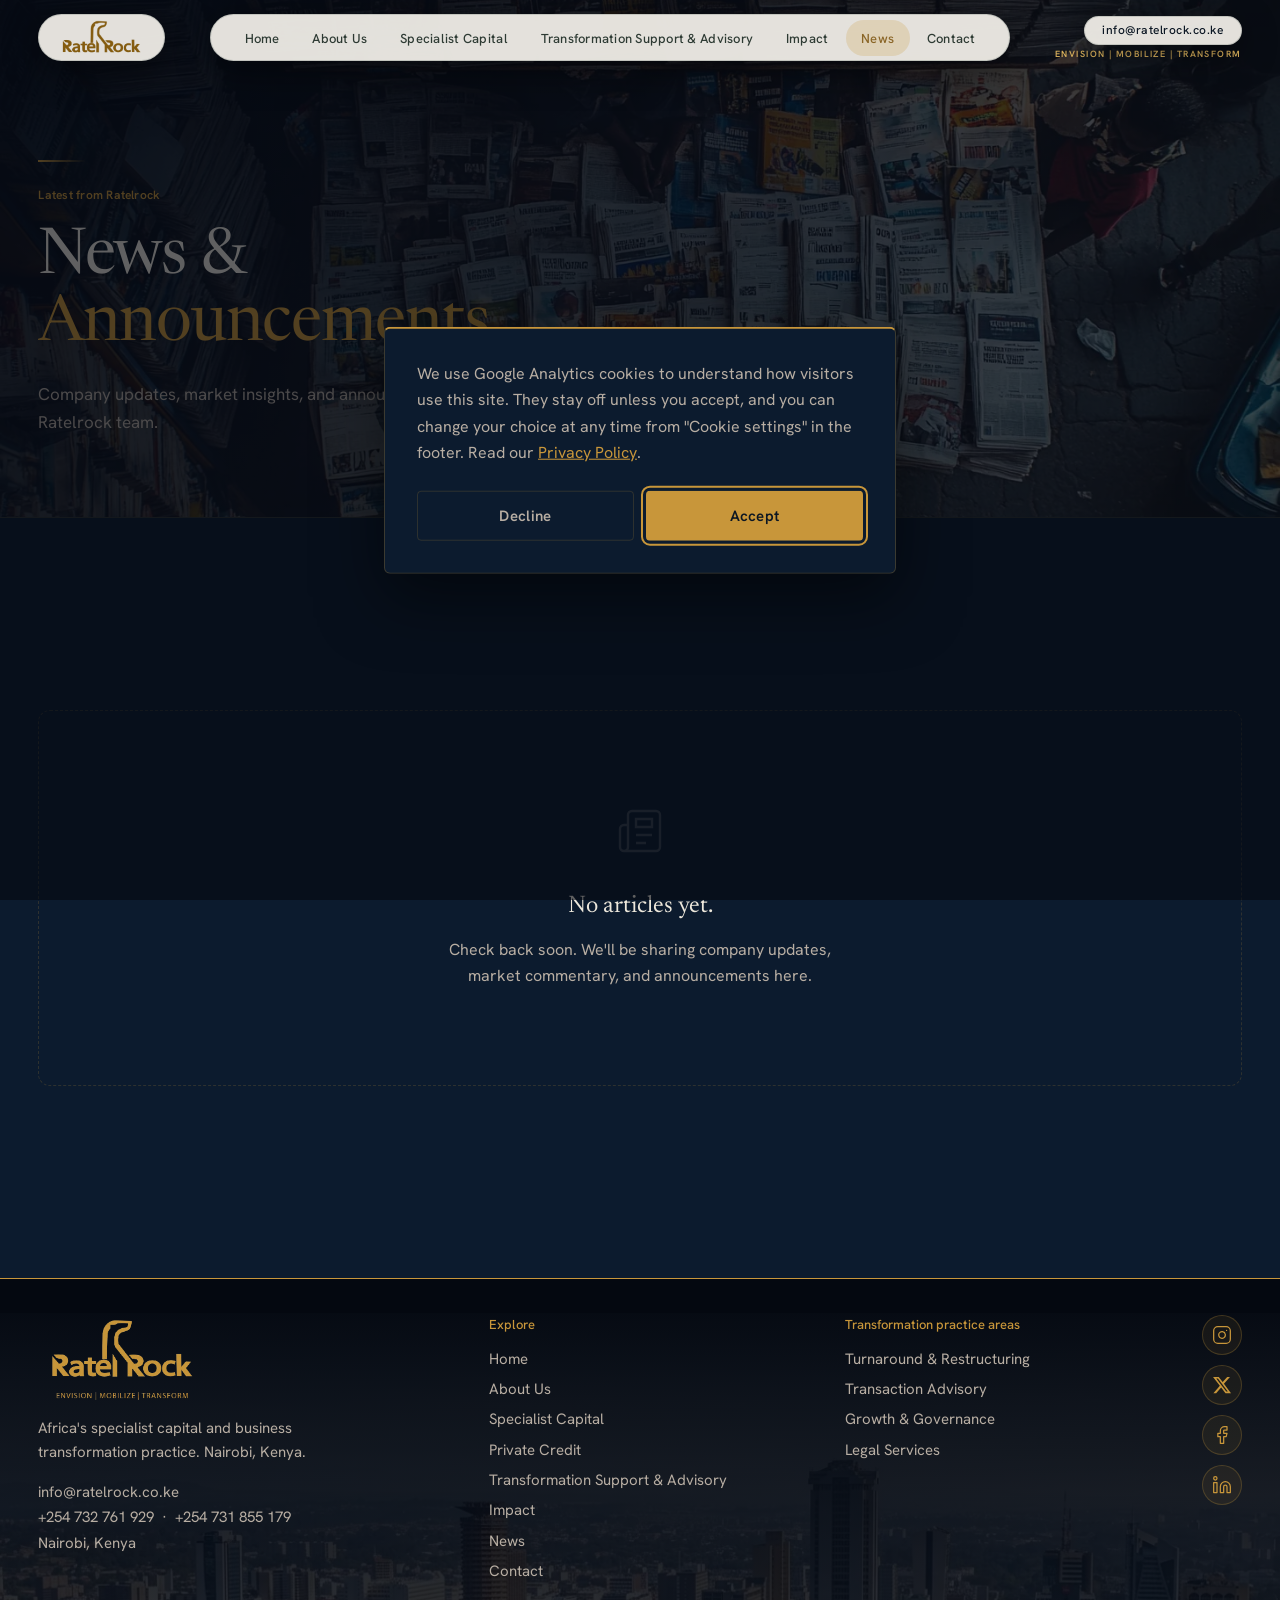
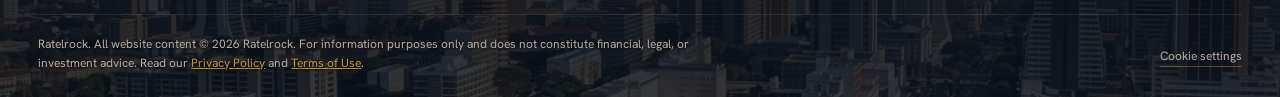
<file: news.html>
<!DOCTYPE html>
<html lang="en">
<head>
  <meta charset="UTF-8" />
  <meta name="viewport" content="width=device-width, initial-scale=1.0" />
  <title>News - Ratelrock</title>
  <meta name="description" content="Latest news, announcements and updates from Ratelrock, Africa's specialist private credit and business transformation platform." />
  <link rel="canonical" href="https://www.ratelrock.com/news" />
  <!-- Open Graph -->
  <meta property="og:type" content="website" />
  <meta property="og:site_name" content="Ratelrock" />
  <meta property="og:title" content="News | Ratelrock" />
  <meta property="og:description" content="Latest news, announcements and updates from Ratelrock, Africa's specialist private credit and business transformation platform." />
  <meta property="og:url" content="https://www.ratelrock.com/news" />
  <meta property="og:image" content="https://www.ratelrock.com/images/og/ratelrock-og.jpg" />
  <meta property="og:image:width" content="1200" />
  <meta property="og:image:height" content="630" />
  <!-- Twitter Card -->
  <meta name="twitter:card" content="summary_large_image" />
  <meta name="twitter:title" content="News | Ratelrock" />
  <meta name="twitter:description" content="Latest news, announcements and updates from Ratelrock, Africa's specialist private credit and business transformation platform." />
  <meta name="twitter:image" content="https://www.ratelrock.com/images/og/ratelrock-og.jpg" />
  <link rel="icon" href="favicon.png" type="image/png" sizes="32x32" />
  <link rel="icon" href="favicon.svg" type="image/svg+xml" />
  <link rel="icon" href="favicon.ico" sizes="32x32" />
  <link rel="preload" href="fonts/hanken-grotesk-normal-300.woff2" as="font" type="font/woff2" crossorigin />
  <link rel="preload" href="fonts/newsreader-normal-300.woff2" as="font" type="font/woff2" crossorigin />
  <link rel="stylesheet" href="css/fonts.css?v=1" />
  <link rel="stylesheet" href="css/style.css?v=d8" />
  <link rel="stylesheet" href="css/nav-float.css?v=9" />
  <link rel="stylesheet" href="css/motion.css?v=6" />
  <style>
    /* -- News-specific styles -- */
    .news-hero {
      position: relative;
      padding: 10rem 0 5rem;
      border-bottom: 1px solid var(--c-border);
      overflow: hidden;
    }
    .news-hero::before {
      content: '';
      position: absolute;
      inset: 0;
      background-image: url('images/hero/news.webp');
      background-size: cover;
      background-position: center;
      z-index: 0;
    }
    .news-hero::after {
      content: '';
      position: absolute;
      inset: 0;
      background: linear-gradient(105deg, rgba(7,14,26,0.88) 0%, rgba(7,14,26,0.6) 55%, rgba(7,14,26,0.3) 100%);
      z-index: 1;
    }
    .news-hero .container {
      position: relative;
      z-index: 2;
    }
    .news-hero__eyebrow {
      font-family: var(--f-ui);
      font-size:0.75rem;
      font-weight: 600;
      letter-spacing:0.02em;
      color: var(--c-gold);
      margin-bottom: 1.25rem;
    }
    .news-hero__title {
      font-family: var(--f-display);
      font-size: clamp(2.5rem, 5vw, 4rem);
      font-weight: 400;
      line-height: 1.05;
      letter-spacing: -0.02em;
      color: var(--c-text);
      margin-bottom: 1.25rem;
    }
    .news-hero__title em {
      font-style: normal;
      color: var(--c-gold);
    }
    .news-hero__sub {
      font-size: 1.0625rem;
      line-height: 1.7;
      color: var(--c-text-2);
      max-width: 520px;
    }

    /* -- Grid -- */
    .news-grid {
      display: grid;
      grid-template-columns: repeat(3, 1fr);
      gap: 2rem;
      padding: 5rem 0;
    }

    /* -- Card -- */
    .news-card {
      display: flex;
      flex-direction: column;
      background: var(--c-bg-card);
      border: 1px solid var(--c-border);
      border-radius: 12px;
      overflow: hidden;
      transition: border-color 300ms, transform 300ms;
    }
    .news-card:hover {
      border-color: var(--c-gold-border);
      transform: translateY(-3px);
    }
    .news-card__image {
      width: 100%;
      aspect-ratio: 16/9;
      overflow: hidden;
      background: var(--c-bg-2);
    }
    .news-card__image img {
      width: 100%;
      height: 100%;
      object-fit: cover;
      transition: transform 500ms;
    }
    .news-card:hover .news-card__image img {
      transform: scale(1.04);
    }
    .news-card__image--placeholder {
      display: flex;
      align-items: center;
      justify-content: center;
    }
    .news-card__image--placeholder svg {
      opacity: 0.15;
    }
    .news-card__body {
      display: flex;
      flex-direction: column;
      flex: 1;
      padding: 1.75rem;
    }
    .news-card__meta {
      display: flex;
      align-items: center;
      gap: 0.75rem;
      margin-bottom: 1rem;
    }
    .news-card__tag {
      font-family: var(--f-ui);
      font-size:0.75rem;
      font-weight:500;
      letter-spacing:0.02em;
      color: var(--c-gold);
      background: rgba(200,150,58,0.1);
      padding: 0.25rem 0.625rem;
      border-radius: 4px;
    }
    .news-card__date {
      font-family: var(--f-ui);
      font-size: 0.75rem;
      color: var(--c-text-3);
      letter-spacing: 0.04em;
    }
    .news-card__title {
      font-family: var(--f-display);
      font-size: 1.2rem;
      font-weight: 400;
      line-height: 1.3;
      color: var(--c-text);
      margin-bottom: 0.875rem;
    }
    .news-card__excerpt {
      font-size:1rem;
      line-height: 1.7;
      color: var(--c-text-2);
      flex: 1;
      margin-bottom: 1.5rem;
    }
    .news-card__read-more {
      display: inline-flex;
      align-items: center;
      gap: 0.4rem;
      font-family: var(--f-ui);
      font-size: 0.75rem;
      font-weight: 600;
      letter-spacing:0.02em;
      color: var(--c-gold);
      text-decoration: none;
      border-bottom: 1px solid rgba(200,150,58,0.3);
      padding-bottom: 0.125rem;
      transition: border-color 200ms, color 200ms;
      align-self: flex-start;
    }
    .news-card__read-more:hover {
      color: var(--c-text);
      border-bottom-color: var(--c-text);
    }

    /* -- Featured / first card spans full width -- */
    .news-card--featured {
      grid-column: 1 / -1;
      flex-direction: row;
    }
    .news-card--featured .news-card__image {
      width: 45%;
      aspect-ratio: auto;
      flex-shrink: 0;
    }
    .news-card--featured .news-card__body {
      padding: 2.5rem;
    }
    .news-card--featured .news-card__title {
      font-size: 1.75rem;
    }

    /* -- Empty state -- */
    .news-empty {
      grid-column: 1 / -1;
      text-align: center;
      padding: 6rem 2rem;
      border: 1px dashed var(--c-border);
      border-radius: 12px;
    }
    .news-empty__icon {
      opacity: 0.2;
      margin: 0 auto 1.5rem;
    }
    .news-empty__title {
      font-family: var(--f-display);
      font-size: 1.5rem;
      color: var(--c-text);
      margin-bottom: 0.75rem;
    }
    .news-empty__body {
      font-size:1rem;
      color: var(--c-text-2);
      max-width: 400px;
      margin: 0 auto;
    }

    @media (max-width: 1024px) {
      .news-grid { grid-template-columns: repeat(2, 1fr); }
      .news-card--featured { flex-direction: column; }
      .news-card--featured .news-card__image { width: 100%; aspect-ratio: 16/9; }
    }
    @media (max-width: 640px) {
      .news-grid { grid-template-columns: 1fr; }
    }
  </style>
</head>
<body>
<a class="skip-link" href="#main-content">Skip to main content</a>

<!-- ===== NAVIGATION ===== -->
<nav class="nav" role="navigation" aria-label="Main navigation">
  <div class="nav__inner">
    <a href="/" class="nav__logo" aria-label="Ratelrock, Home">
      <img src="images/Logos/logo.png" alt="Ratelrock" style="width:157px;height:56px;object-fit:contain;display:block;">
    </a>
    <div class="nav__pill">
      <ul class="nav__links" role="list">
      <li><a href="/"                   class="nav__link">Home</a></li>
      <li><a href="/about"                   class="nav__link">About Us</a></li>
      <li><a href="/special-capital"          class="nav__link">Specialist Capital</a></li>
      <li><a href="/transformation-support-advisory" class="nav__link">Transformation Support &amp; Advisory</a></li>
      <li><a href="/impact"                  class="nav__link">Impact</a></li>
      <li><a href="/news"                    class="nav__link nav__link--active">News</a></li>
      <li><a href="/contact"                 class="nav__link">Contact</a></li>
    </ul>
      <button class="nav__hamburger" aria-label="Open menu" aria-expanded="false">
      <span></span><span></span><span></span>
    </button>
    </div>
    <div class="nav__ctas">
      <a href="mailto:info@ratelrock.co.ke" class="nav__email" aria-label="Email Ratelrock">info@ratelrock.co.ke</a>
      <p class="nav__tagline">Envision | Mobilize | Transform</p>
    </div>
  </div>
</nav>

<!-- Mobile Nav -->
<nav class="mobile-nav" aria-label="Mobile navigation" style="display:none;">
  <button class="mobile-nav__close" aria-label="Close menu">?</button>
  <a href="/"                   class="mobile-nav__link">Home</a>
  <a href="/about"                   class="mobile-nav__link">About Us</a>
  <a href="/special-capital"          class="mobile-nav__link">Specialist Capital</a>
  <a href="/transformation-support-advisory" class="mobile-nav__link">Transformation Support &amp; Advisory</a>
  <a href="/impact"                  class="mobile-nav__link">Impact</a>
  <a href="/news"                    class="mobile-nav__link">News</a>
  <a href="/contact"                 class="mobile-nav__link">Contact</a>
</nav>
<main id="main-content" tabindex="-1">

<!-- ===== HERO ===== -->
<section class="news-hero">
  <div class="container">
    <div class="gold-line"></div>
    <p class="news-hero__eyebrow">Latest from Ratelrock</p>
    <h1 class="news-hero__title">News &<br><em>Announcements.</em></h1>
    <p class="news-hero__sub">Company updates, market insights, and announcements from the Ratelrock team.</p>
  </div>
</section>

<!-- ===== NEWS GRID ===== -->
<section class="section">
  <div class="container">
    <div class="news-grid">

      <!-- -- EMPTY STATE - remove this block and add news-card divs when you have content -- -->
      <div class="news-empty reveal">
        <svg class="news-empty__icon" width="48" height="48" viewBox="0 0 24 24" fill="none" stroke="currentColor" stroke-width="1.2" aria-hidden="true">
          <path d="M4 22h16a2 2 0 0 0 2-2V4a2 2 0 0 0-2-2H8a2 2 0 0 0-2 2v16a2 2 0 0 1-2 2Zm0 0a2 2 0 0 1-2-2v-9c0-1.1.9-2 2-2h2"/>
          <path d="M18 14h-8M15 18h-5M10 6h8v4h-8z"/>
        </svg>
        <p class="news-empty__title">No articles yet.</p>
        <p class="news-empty__body">Check back soon. We'll be sharing company updates, market commentary, and announcements here.</p>
      </div>

      <!--
        -- HOW TO ADD A NEWS ARTICLE ------------------------------------------
        Copy the block below, fill in your content, and remove the empty state above.

        FEATURED (wide) card - use for the most recent/important article:
        <div class="news-card news-card--featured reveal">
          <div class="news-card__image">
            <img src="images/news/your-image.jpg" alt="Brief description" loading="lazy" />
          </div>
          <div class="news-card__body">
            <div class="news-card__meta">
              <span class="news-card__tag">Announcement</span>
              <span class="news-card__date">June 2026</span>
            </div>
            <h2 class="news-card__title">Your headline goes here</h2>
            <p class="news-card__excerpt">A short 2-3 sentence summary of the article. Keep it punchy.</p>
            <a href="#" class="news-card__read-more">Read more ?</a>
          </div>
        </div>

        STANDARD card:
        <div class="news-card reveal">
          <div class="news-card__image">
            <img src="images/news/your-image.jpg" alt="Brief description" loading="lazy" />
          </div>
          <div class="news-card__body">
            <div class="news-card__meta">
              <span class="news-card__tag">Market Insight</span>
              <span class="news-card__date">May 2026</span>
            </div>
            <h2 class="news-card__title">Your headline goes here</h2>
            <p class="news-card__excerpt">A short 2-3 sentence summary.</p>
            <a href="#" class="news-card__read-more">Read more ?</a>
          </div>
        </div>

        Available tags: Announcement · Market Insight · Portfolio · Press Release · Team
        -- END TEMPLATE ------------------------------------------------------
      -->

    </div>
  </div>
</section>


  </div>
</div>
<!-- ===== FOOTER ===== -->
</main>
<footer class="footer" role="contentinfo">

  <div class="footer__base">
    <div class="container">
      <div class="footer__grid">
        <div class="footer__brand">
          <img src="images/Logos/footer.png" alt="Ratelrock" loading="lazy" width="170" style="width:100%;max-width:170px;height:auto;display:block;margin-bottom:0.625rem;">
          <p class="footer__desc">Africa's specialist capital and business transformation practice. Nairobi, Kenya.</p>
          <p class="footer__contact"><a href="mailto:info@ratelrock.co.ke">info@ratelrock.co.ke</a><br><a href="tel:+254732761929">+254 732 761 929</a> &nbsp;·&nbsp; <a href="tel:+254731855179">+254 731 855 179</a><br>Nairobi, Kenya</p>
        </div>
        <nav aria-label="Footer">
          <p class="footer__label">Explore</p>
          <ul class="footer__list">
            <li><a href="/">Home</a></li>
            <li><a href="/about">About Us</a></li>
            <li><a href="/special-capital">Specialist Capital</a></li>
            <li><a href="/private-credit">Private Credit</a></li>
            <li><a href="/transformation-support-advisory">Transformation Support &amp; Advisory</a></li>
            <li><a href="/impact">Impact</a></li>
            <li><a href="/news">News</a></li>
            <li><a href="/contact">Contact</a></li>
          </ul>
        </nav>
        <div>
          <p class="footer__label">Transformation practice areas</p>
          <ul class="footer__list">
            <li><a href="/transformation-support-advisory#turnaround">Turnaround &amp; Restructuring</a></li>
            <li><a href="/transformation-support-advisory#transaction">Transaction Advisory</a></li>
            <li><a href="/transformation-support-advisory#growth-governance">Growth &amp; Governance</a></li>
            <li><a href="/transformation-support-advisory#legal-services">Legal Services</a></li>
          </ul>
        </div>
        <div class="footer__social">
          <a href="https://www.instagram.com/ratelrockafrica" target="_blank" rel="noopener noreferrer" aria-label="Ratelrock on Instagram" class="footer__social-link"><svg viewBox="0 0 24 24" fill="none" stroke="currentColor" stroke-width="1.5" stroke-linecap="round" stroke-linejoin="round" aria-hidden="true"><rect x="2" y="2" width="20" height="20" rx="5" ry="5"/><path d="M16 11.37A4 4 0 1 1 12.63 8 4 4 0 0 1 16 11.37z"/><line x1="17.5" y1="6.5" x2="17.51" y2="6.5"/></svg></a>
          <a href="https://x.com/RatelrockAfrica" target="_blank" rel="noopener noreferrer" aria-label="Ratelrock on X" class="footer__social-link"><svg viewBox="0 0 24 24" fill="currentColor" aria-hidden="true"><path d="M18.244 2.25h3.308l-7.227 8.26 8.502 11.24H16.17l-5.214-6.817L4.99 21.75H1.68l7.73-8.835L1.254 2.25H8.08l4.713 6.231zm-1.161 17.52h1.833L7.084 4.126H5.117z"/></svg></a>
          <a href="https://www.facebook.com/share/19UPVhDXEk/" target="_blank" rel="noopener noreferrer" aria-label="Ratelrock on Facebook" class="footer__social-link"><svg viewBox="0 0 24 24" fill="none" stroke="currentColor" stroke-width="1.5" stroke-linecap="round" stroke-linejoin="round" aria-hidden="true"><path d="M18 2h-3a5 5 0 0 0-5 5v3H7v4h3v8h4v-8h3l1-4h-4V7a1 1 0 0 1 1-1h3z"/></svg></a>
          <a href="https://www.linkedin.com/company/ratelrockafrica/" target="_blank" rel="noopener noreferrer" aria-label="Ratelrock on LinkedIn" class="footer__social-link"><svg viewBox="0 0 24 24" fill="none" stroke="currentColor" stroke-width="1.5" stroke-linecap="round" stroke-linejoin="round" aria-hidden="true"><path d="M16 8a6 6 0 0 1 6 6v7h-4v-7a2 2 0 0 0-2-2 2 2 0 0 0-2 2v7h-4v-7a6 6 0 0 1 6-6z"/><rect x="2" y="9" width="4" height="12"/><circle cx="4" cy="4" r="2"/></svg></a>
        </div>
      </div>

      <div class="footer__bottom">
        <p class="footer__legal">Ratelrock. All website content &copy; 2026 Ratelrock. For information purposes only and does not constitute financial, legal, or investment advice. Read our <a href="/privacy-policy">Privacy Policy</a> and <a href="/terms-of-use">Terms of Use</a>.</p>
        <button type="button" class="footer__cookie" data-cookie-settings>Cookie settings</button>
      </div>
    </div>
  </div>
</footer>

<div class="cookie-banner" role="region" aria-label="Cookie notice">
  <p class="cookie-banner__text">We use Google Analytics cookies to understand how visitors use this site. They stay off unless you accept, and you can change your choice at any time from "Cookie settings" in the footer. Read our <a href="/privacy-policy">Privacy Policy</a>.</p>
  <div class="cookie-banner__actions">
    <button type="button" class="cookie-banner__btn cookie-banner__btn--decline">Decline</button>
    <button type="button" class="cookie-banner__btn cookie-banner__btn--accept">Accept</button>
  </div>
</div>
<script src="js/consent.js?v=4"></script>
<script src="js/main.js?v=2"></script>
<script src="js/nav-float.js?v=1"></script>
<script src="js/motion.js?v=5"></script>
</body>
</html>
</file>
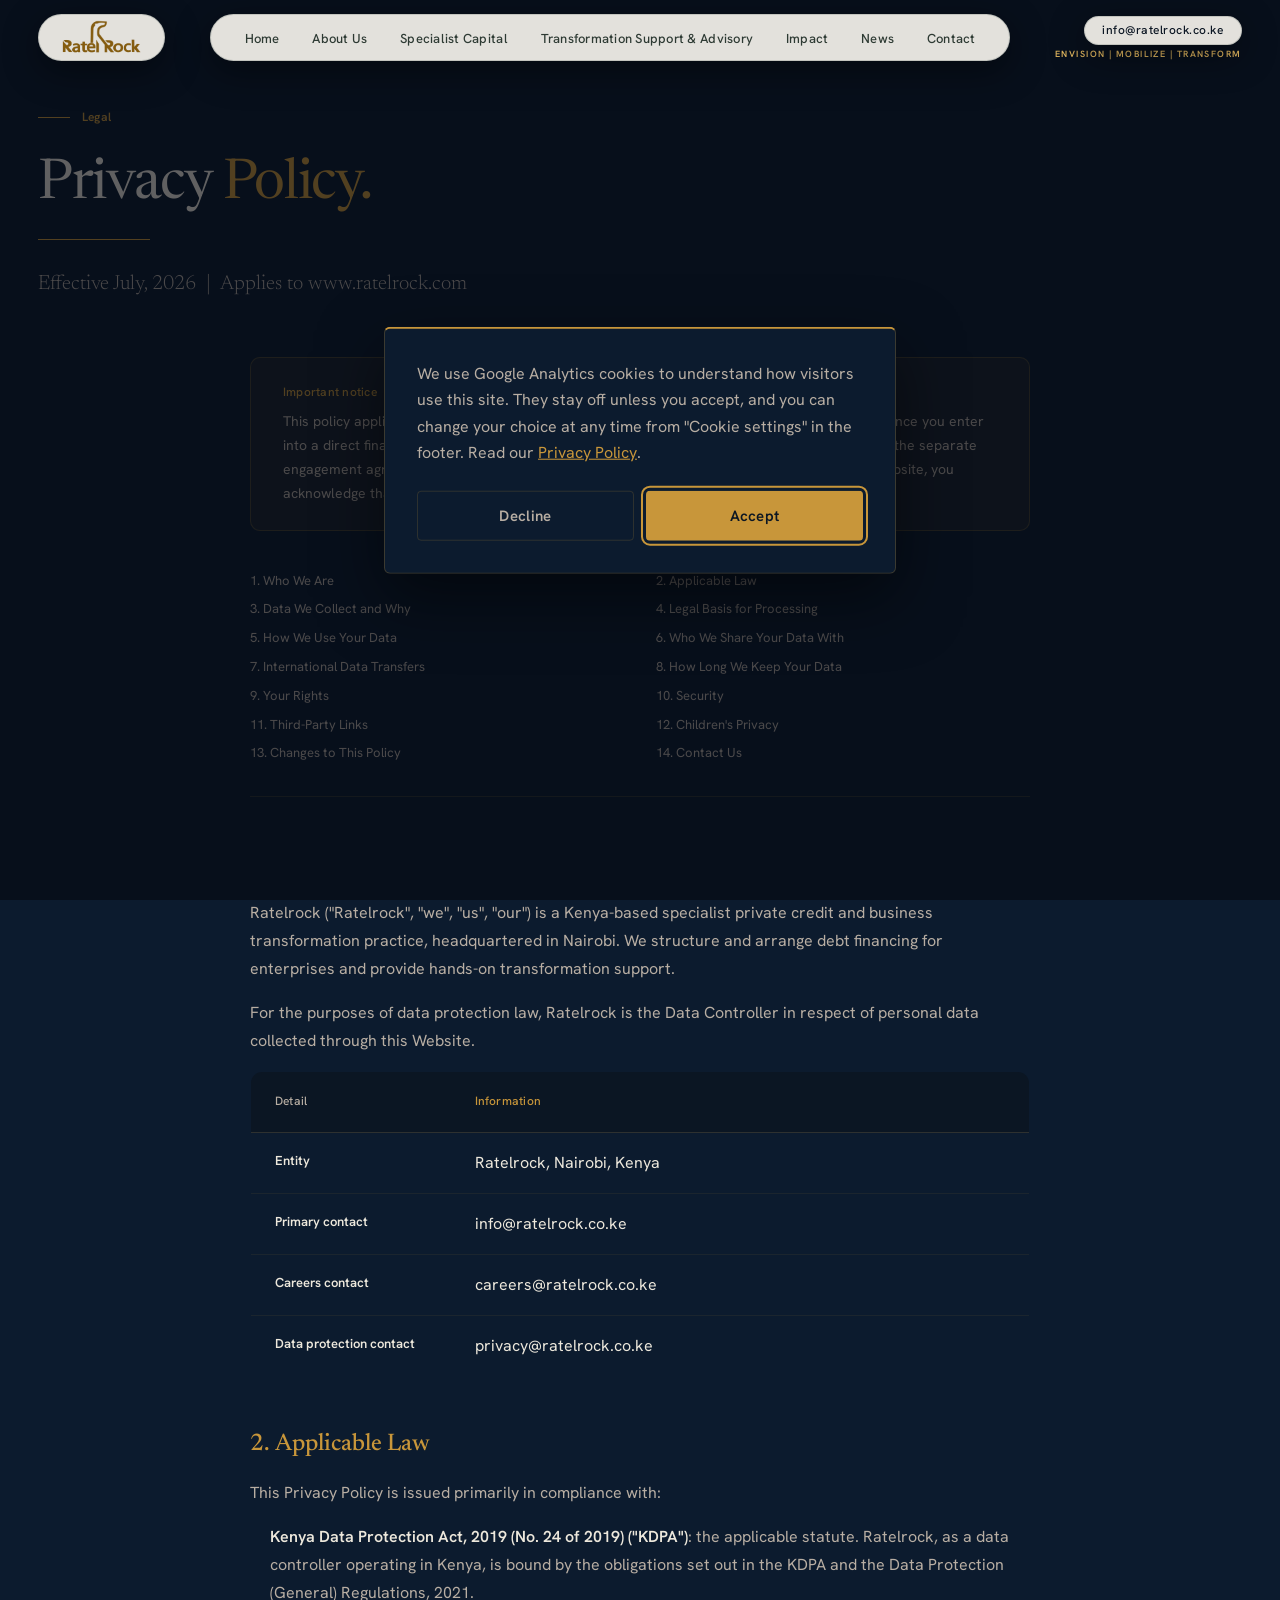
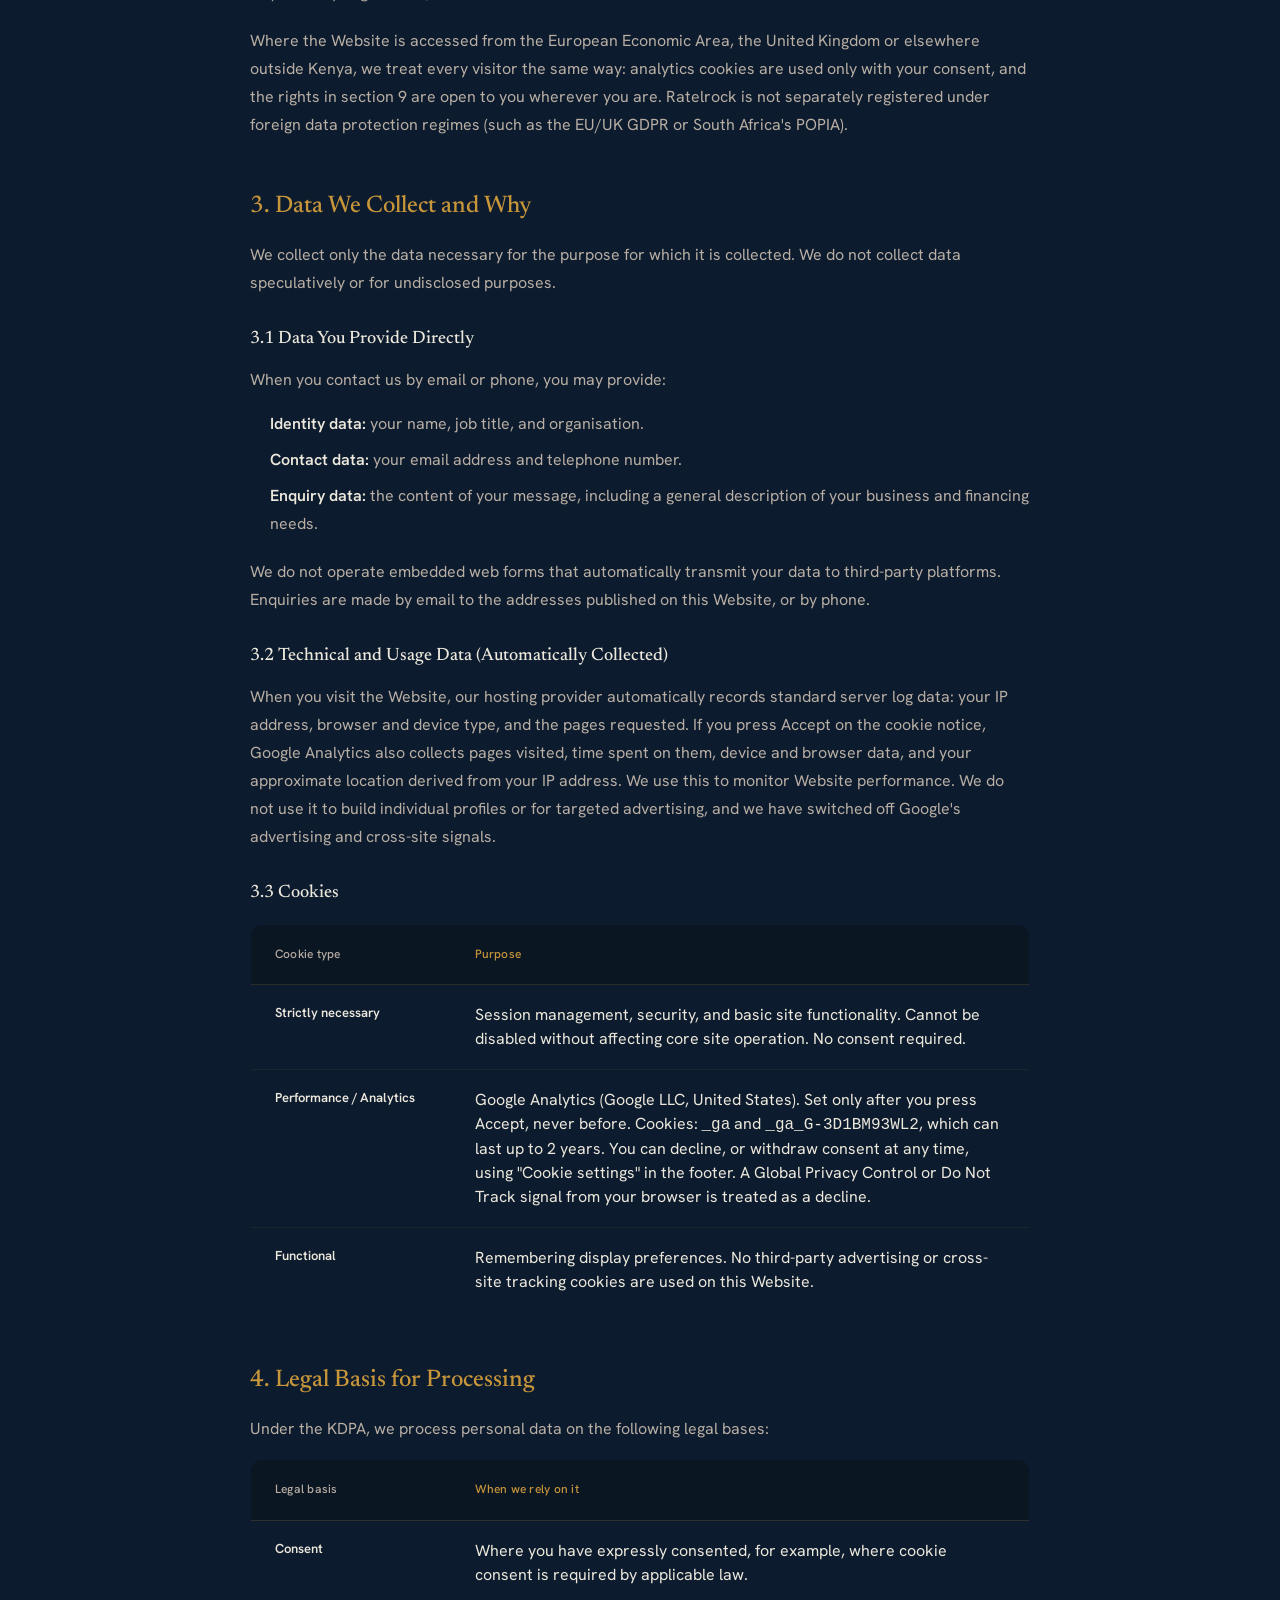
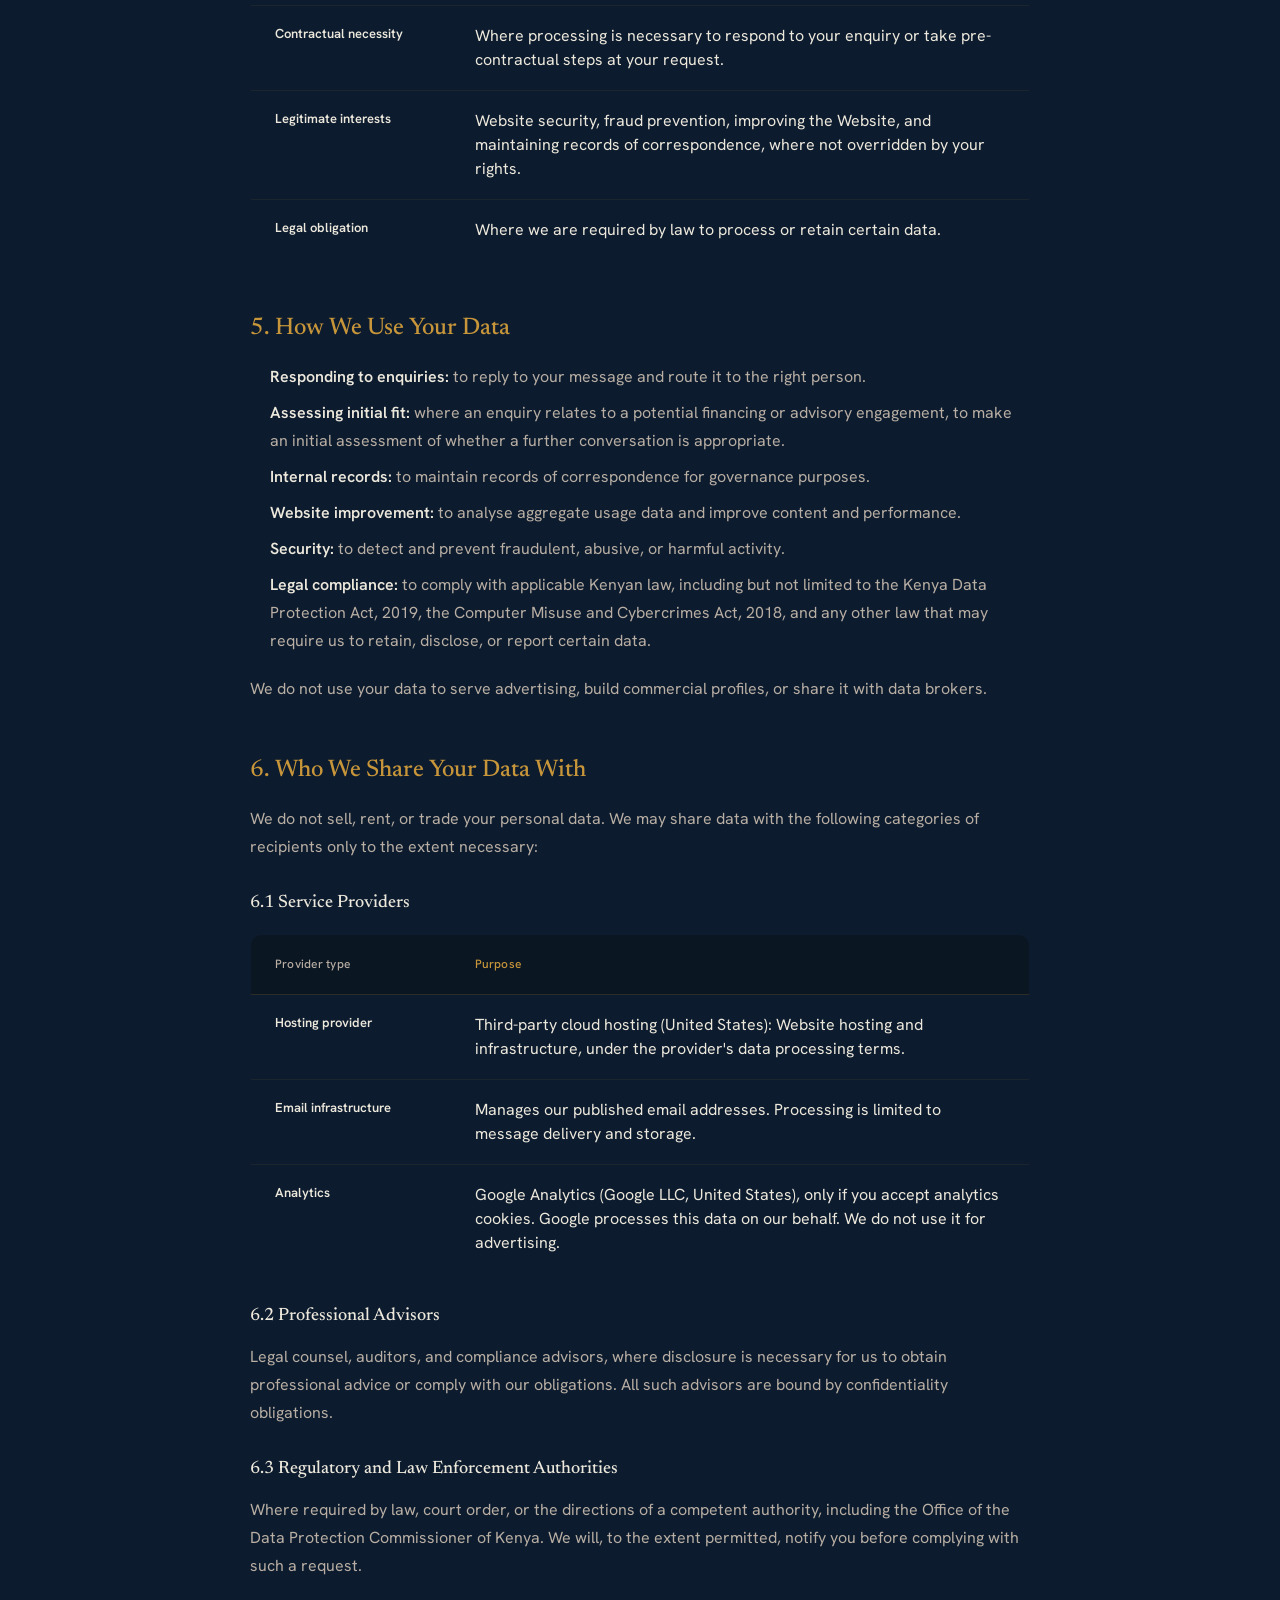
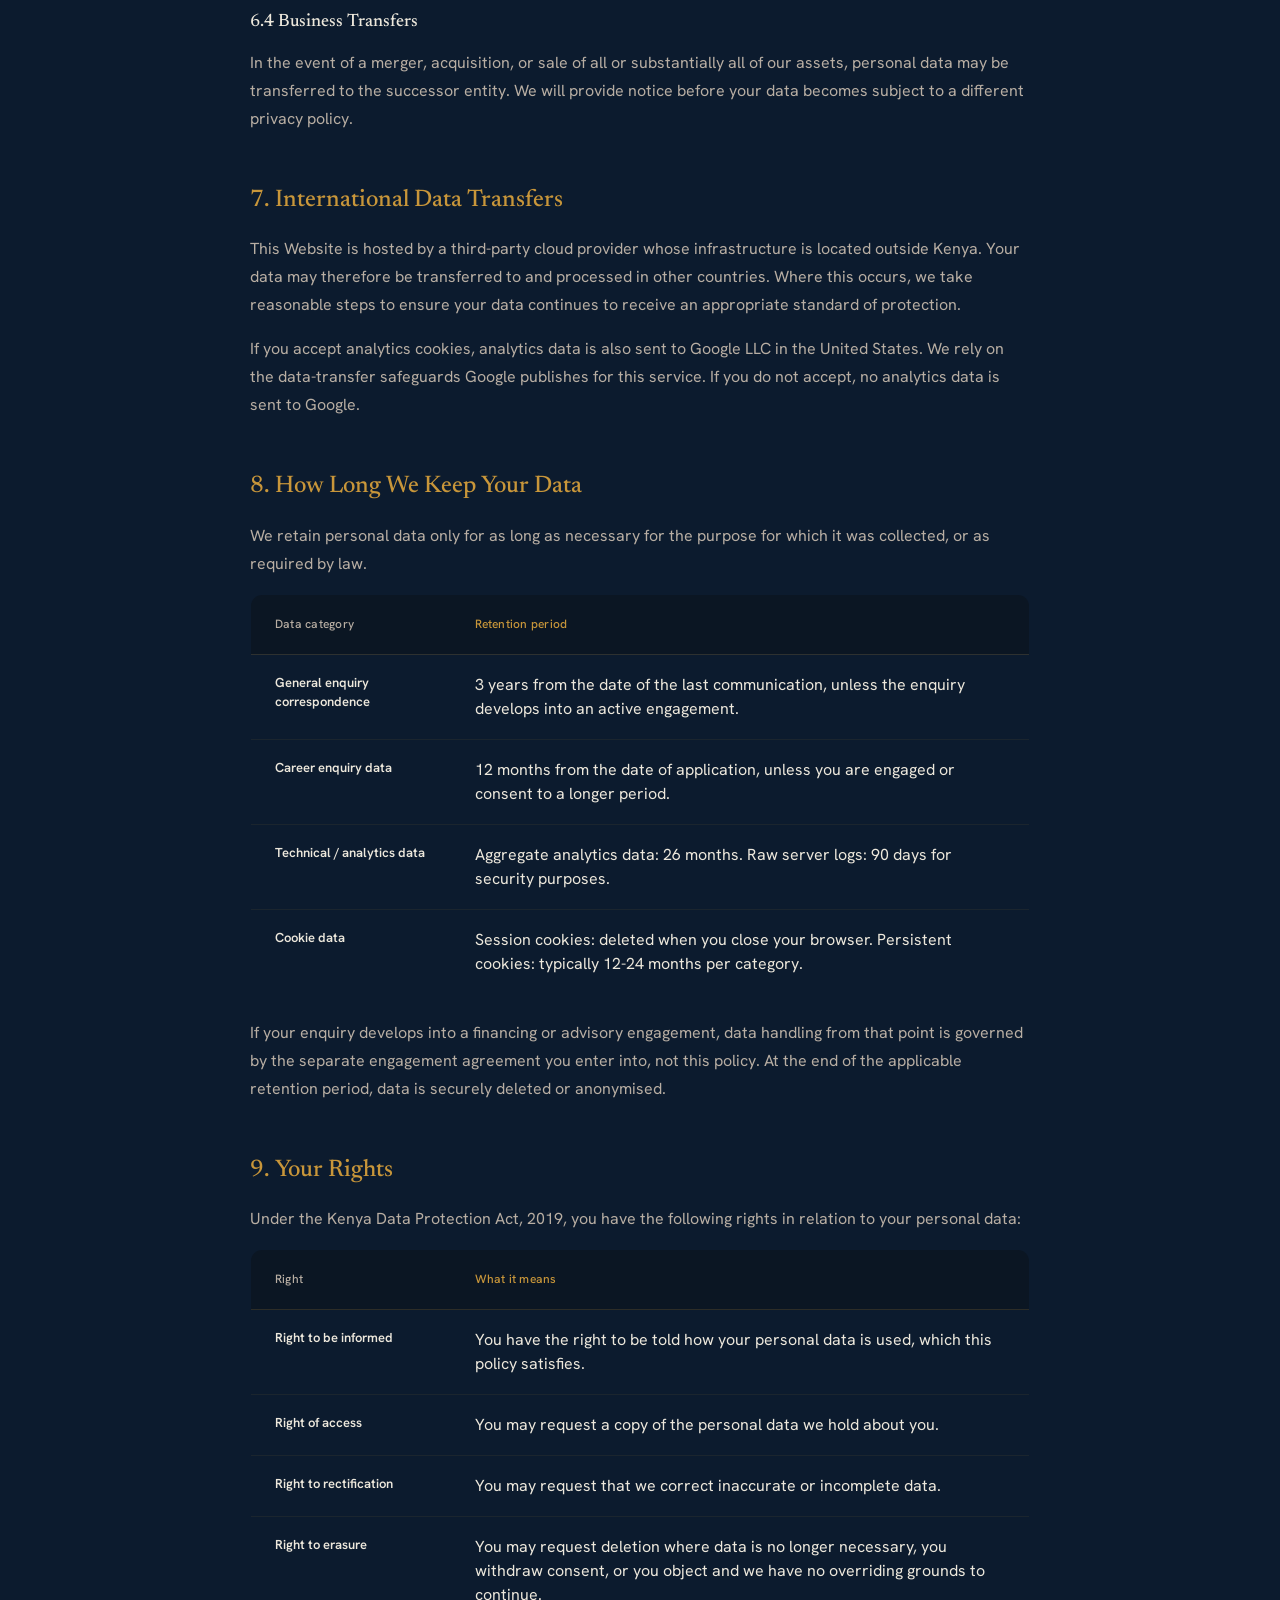
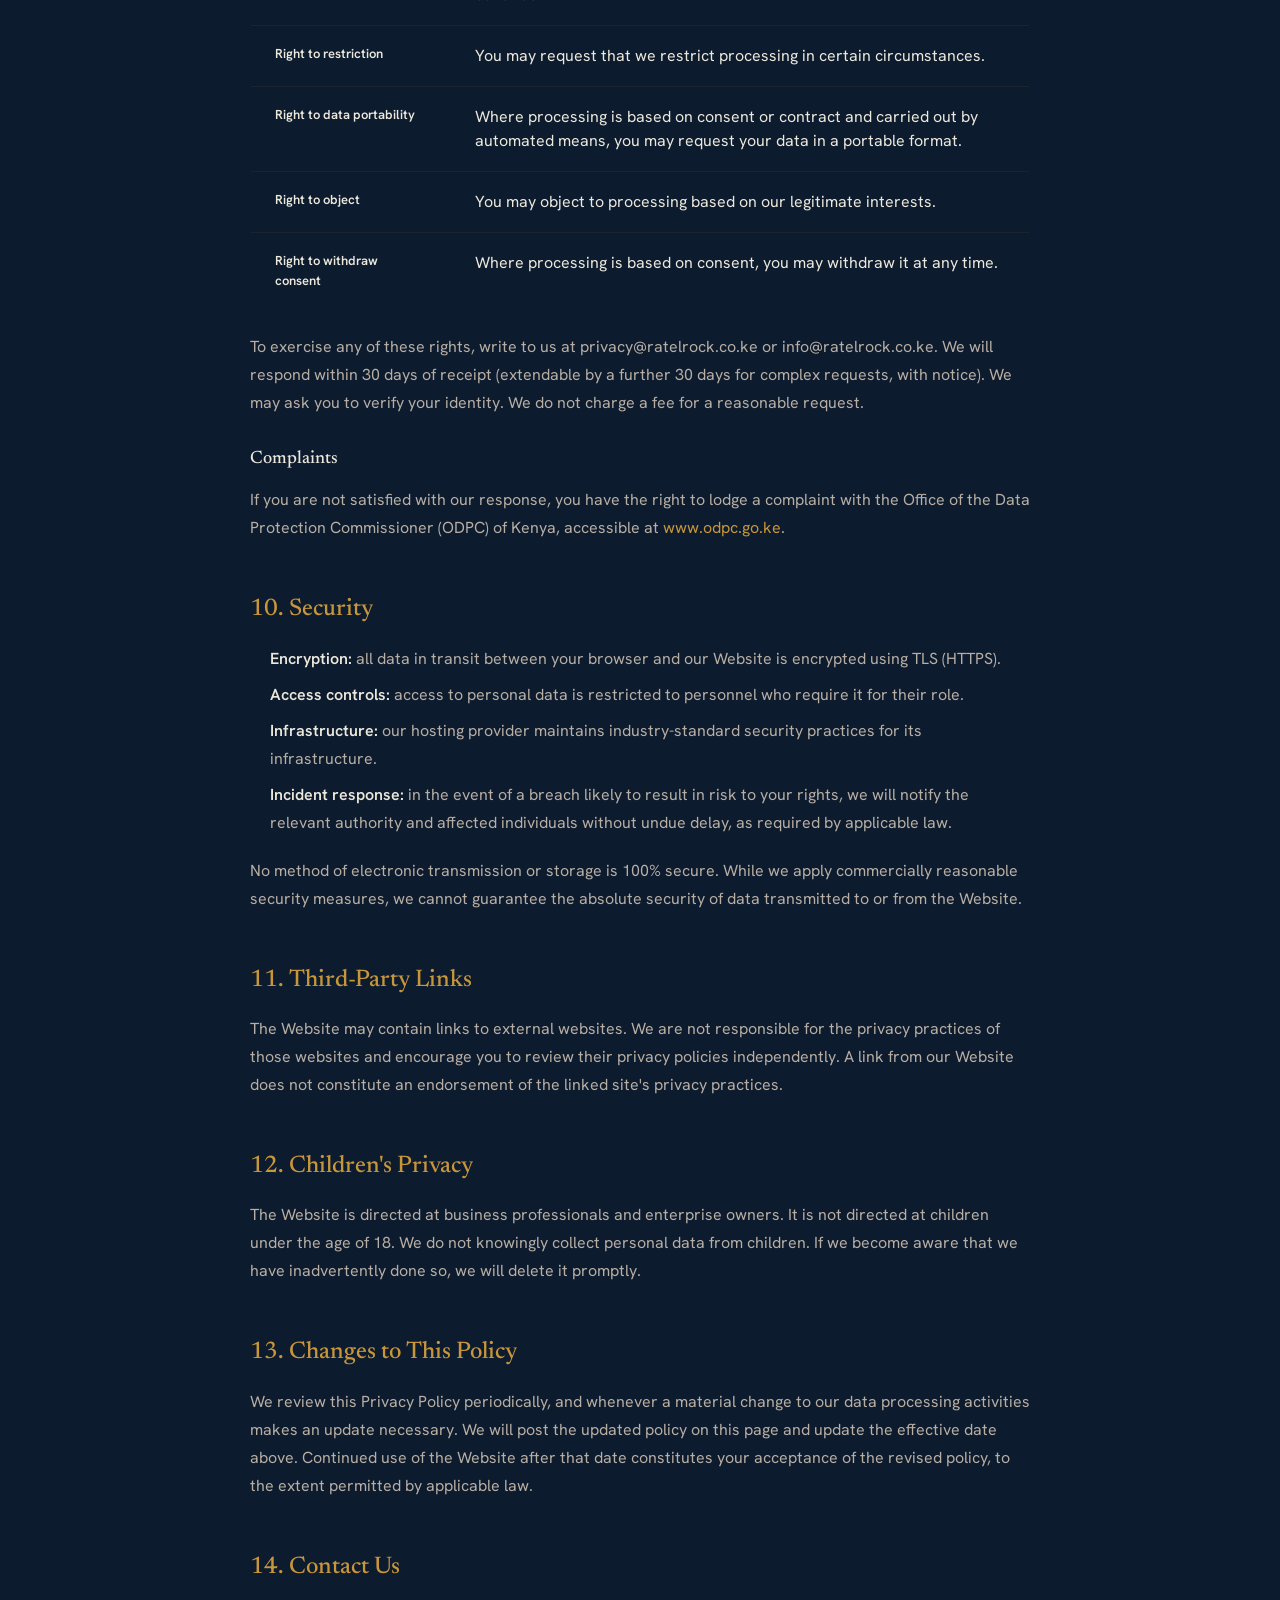
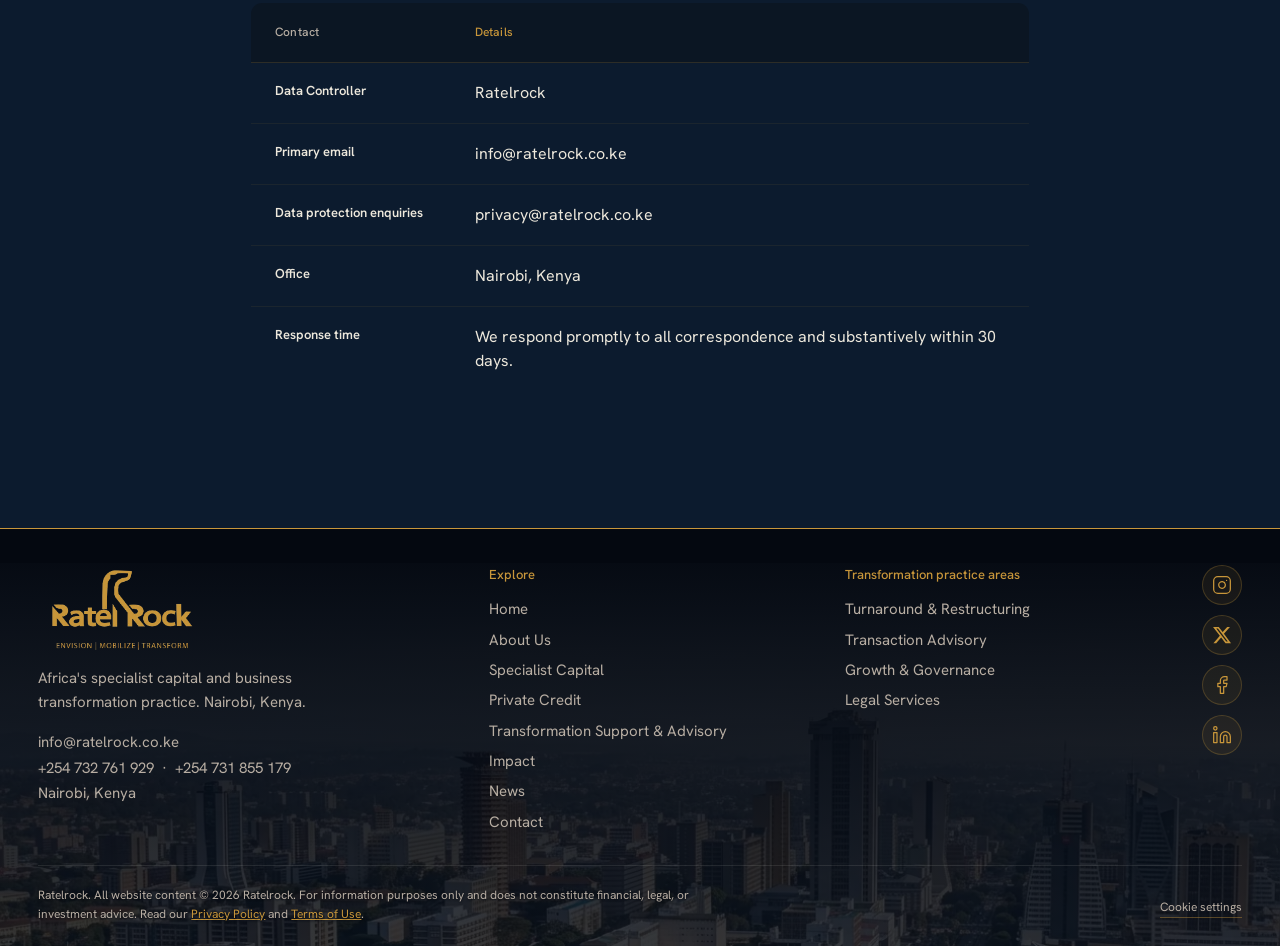
<file: privacy-policy.html>
<!DOCTYPE html>
<html lang="en">
<head>
  <meta charset="UTF-8" />
  <meta name="viewport" content="width=device-width, initial-scale=1.0" />
  <title>Privacy Policy, Ratelrock</title>
  <meta name="description" content="How Ratelrock collects, uses, and protects personal data on ratelrock.co.ke, in accordance with the Kenya Data Protection Act, 2019." />
  <link rel="canonical" href="https://www.ratelrock.com/privacy-policy" />
  <!-- Open Graph -->
  <meta property="og:type" content="website" />
  <meta property="og:site_name" content="Ratelrock" />
  <meta property="og:title" content="Privacy Policy | Ratelrock" />
  <meta property="og:description" content="How Ratelrock collects, uses, and protects personal data on ratelrock.co.ke, in accordance with the Kenya Data Protection Act, 2019." />
  <meta property="og:url" content="https://www.ratelrock.com/privacy-policy" />
  <meta property="og:image" content="https://www.ratelrock.com/images/og/ratelrock-og.jpg" />
  <meta property="og:image:width" content="1200" />
  <meta property="og:image:height" content="630" />
  <!-- Twitter Card -->
  <meta name="twitter:card" content="summary_large_image" />
  <meta name="twitter:title" content="Privacy Policy | Ratelrock" />
  <meta name="twitter:description" content="How Ratelrock collects, uses, and protects personal data on ratelrock.co.ke, in accordance with the Kenya Data Protection Act, 2019." />
  <meta name="twitter:image" content="https://www.ratelrock.com/images/og/ratelrock-og.jpg" />
  <link rel="icon" href="favicon.png" type="image/png" sizes="32x32" />
  <link rel="icon" href="favicon.svg" type="image/svg+xml" />
  <link rel="icon" href="favicon.ico" sizes="32x32" />
  <link rel="preload" href="fonts/hanken-grotesk-normal-300.woff2" as="font" type="font/woff2" crossorigin />
  <link rel="preload" href="fonts/newsreader-normal-300.woff2" as="font" type="font/woff2" crossorigin />
  <link rel="stylesheet" href="css/fonts.css?v=1" />
  <link rel="stylesheet" href="css/style.css?v=d8" />
  <link rel="stylesheet" href="css/nav-float.css?v=9" />
  <link rel="stylesheet" href="css/motion.css?v=6" />
  <style>
    .legal-content { max-width: 780px; margin: 0 auto; }
    .legal-content h2 {
      font-family: var(--f-display);
      font-size: 1.5rem;
      font-weight: 500;
      color: var(--c-gold);
      margin: 3rem 0 1rem;
    }
    .legal-content h2:first-of-type { margin-top: 0; }
    .legal-content h3 {
      font-family: var(--f-display);
      font-size: 1.125rem;
      font-weight: 500;
      color: var(--c-text);
      margin: 1.75rem 0 0.75rem;
    }
    .legal-content p {
      font-size:1rem;
      line-height: 1.75;
      color: var(--c-text-2);
      margin-bottom: 1rem;
    }
    .legal-content ul {
      margin: 0 0 1.25rem;
      padding-left: 1.25rem;
    }
    .legal-content li {
      font-size:1rem;
      line-height: 1.75;
      color: var(--c-text-2);
      margin-bottom: 0.5rem;
    }
    .legal-content li strong { color: var(--c-text); font-weight: 600; }
    .legal-content .comparison-table { margin-top: 1rem; margin-bottom: 1.5rem; }
    .legal-box {
      padding: 1.5rem 2rem;
      background: var(--c-gold-bg);
      border: 1px solid var(--c-gold-border);
      border-radius: 10px;
      margin-bottom: 2.5rem;
    }
    .legal-box p {
      font-size: 0.875rem;
      color: var(--c-text-2);
      margin-bottom: 0;
      line-height: 1.7;
    }
    .legal-box p:first-child {
      font-family: var(--f-ui);
      font-size:0.75rem;
      font-weight:500;
      letter-spacing:0.02em;
      color: var(--c-gold);
      margin-bottom: 0.5rem;
    }
    .legal-toc {
      display: grid;
      grid-template-columns: 1fr 1fr;
      gap: 0.5rem 2rem;
      margin-bottom: 3rem;
      padding-bottom: 2rem;
      border-bottom: 1px solid var(--c-border);
    }
    .legal-toc a {
      font-family: var(--f-ui);
      font-size: 0.8125rem;
      color: var(--c-text-2);
      text-decoration: none;
      transition: color 0.2s;
    }
    .legal-toc a:hover { color: var(--c-gold); }
    @media (max-width: 640px) {
      .legal-toc { grid-template-columns: 1fr; }
    }
  </style>
</head>
<body>
<a class="skip-link" href="#main-content">Skip to main content</a>

<!-- ===== NAVIGATION ===== -->
<nav class="nav" role="navigation" aria-label="Main navigation">
  <div class="nav__inner">
    <a href="/" class="nav__logo" aria-label="Ratelrock, Home">
      <img src="images/Logos/logo.png" alt="Ratelrock" style="width:157px;height:56px;object-fit:contain;display:block;">
    </a>
    <div class="nav__pill">
      <ul class="nav__links" role="list">
      <li><a href="/"                   class="nav__link">Home</a></li>
      <li><a href="/about"                   class="nav__link">About Us</a></li>
      <li><a href="/special-capital"          class="nav__link">Specialist Capital</a></li>
      <li><a href="/transformation-support-advisory" class="nav__link">Transformation Support &amp; Advisory</a></li>
      <li><a href="/impact"                  class="nav__link">Impact</a></li>
      <li><a href="/news"                    class="nav__link">News</a></li>
      <li><a href="/contact"                 class="nav__link">Contact</a></li>
    </ul>
      <button class="nav__hamburger" aria-label="Open menu" aria-expanded="false">
      <span></span><span></span><span></span>
    </button>
    </div>
    <div class="nav__ctas">
      <a href="mailto:info@ratelrock.co.ke" class="nav__email" aria-label="Email Ratelrock">info@ratelrock.co.ke</a>
      <p class="nav__tagline">Envision | Mobilize | Transform</p>
    </div>
  </div>
</nav>
<nav class="mobile-nav" aria-label="Mobile navigation" style="display:none;">
  <button class="mobile-nav__close" aria-label="Close menu">✕</button>
  <a href="/"                   class="mobile-nav__link">Home</a>
  <a href="/about"                   class="mobile-nav__link">About Us</a>
  <a href="/special-capital"          class="mobile-nav__link">Specialist Capital</a>
  <a href="/transformation-support-advisory" class="mobile-nav__link">Transformation Support &amp; Advisory</a>
  <a href="/impact"                  class="mobile-nav__link">Impact</a>
  <a href="/news"                    class="mobile-nav__link">News</a>
  <a href="/contact"                 class="mobile-nav__link">Contact</a>
</nav>
<main id="main-content" tabindex="-1">

<!-- ===== PAGE HERO ===== -->
<section class="page-hero" style="min-height:auto;padding:calc(var(--nav-h) + 2rem) 0 1rem;position:relative;overflow:hidden;background:var(--c-bg);">
  <div class="container">
    <div class="page-hero__content" style="max-width:680px;">
      <p class="hero__label hero-anim">Legal</p>
      <h1 class="hero__title hero-anim" style="font-size:clamp(2.25rem,5vw,3.5rem);line-height:1.1;">
        Privacy <em>Policy.</em>
      </h1>
      <p class="hero__subtitle hero-anim" style="max-width:560px;">
        Effective July, 2026 &nbsp;|&nbsp; Applies to www.ratelrock.com
      </p>
    </div>
  </div>
</section>

<!-- ===== POLICY CONTENT ===== -->
<section class="section" style="padding-top:1rem;">
  <div class="container">
    <div class="legal-content">

      <div class="legal-box">
        <p>Important notice</p>
        <p><em>This policy applies to the Ratelrock website (the "Website"). It does not govern data processed once you enter into a direct financing or advisory engagement with us; that data is handled under the terms of the separate engagement agreement you sign at that time. Please read this policy carefully. By using our Website, you acknowledge that you have read and understood it.</em></p>
      </div>

      <div class="legal-toc">
        <a href="#who-we-are">1. Who We Are</a>
        <a href="#applicable-law">2. Applicable Law</a>
        <a href="#data-we-collect">3. Data We Collect and Why</a>
        <a href="#legal-basis">4. Legal Basis for Processing</a>
        <a href="#how-we-use">5. How We Use Your Data</a>
        <a href="#who-we-share">6. Who We Share Your Data With</a>
        <a href="#international-transfers">7. International Data Transfers</a>
        <a href="#retention">8. How Long We Keep Your Data</a>
        <a href="#your-rights">9. Your Rights</a>
        <a href="#security">10. Security</a>
        <a href="#third-party-links">11. Third-Party Links</a>
        <a href="#childrens-privacy">12. Children's Privacy</a>
        <a href="#changes">13. Changes to This Policy</a>
        <a href="#contact-us">14. Contact Us</a>
      </div>

      <h2 id="who-we-are">1. Who We Are</h2>
      <p>Ratelrock ("Ratelrock", "we", "us", "our") is a Kenya-based specialist private credit and business transformation practice, headquartered in Nairobi. We structure and arrange debt financing for enterprises and provide hands-on transformation support.</p>
      <p>For the purposes of data protection law, Ratelrock is the Data Controller in respect of personal data collected through this Website.</p>
      <table class="comparison-table">
        <thead><tr><th>Detail</th><th>Information</th></tr></thead>
        <tbody>
          <tr><td>Entity</td><td>Ratelrock, Nairobi, Kenya</td></tr>
          <tr><td>Primary contact</td><td>info@ratelrock.co.ke</td></tr>
          <tr><td>Careers contact</td><td>careers@ratelrock.co.ke</td></tr>
          <tr><td>Data protection contact</td><td>privacy@ratelrock.co.ke</td></tr>
        </tbody>
      </table>

      <h2 id="applicable-law">2. Applicable Law</h2>
      <p>This Privacy Policy is issued primarily in compliance with:</p>
      <ul>
        <li><strong>Kenya Data Protection Act, 2019 (No. 24 of 2019) ("KDPA")</strong>: the applicable statute. Ratelrock, as a data controller operating in Kenya, is bound by the obligations set out in the KDPA and the Data Protection (General) Regulations, 2021.</li>
      </ul>
      <p>Where the Website is accessed from the European Economic Area, the United Kingdom or elsewhere outside Kenya, we treat every visitor the same way: analytics cookies are used only with your consent, and the rights in section 9 are open to you wherever you are. Ratelrock is not separately registered under foreign data protection regimes (such as the EU/UK GDPR or South Africa's POPIA).</p>

      <h2 id="data-we-collect">3. Data We Collect and Why</h2>
      <p>We collect only the data necessary for the purpose for which it is collected. We do not collect data speculatively or for undisclosed purposes.</p>

      <h3>3.1 Data You Provide Directly</h3>
      <p>When you contact us by email or phone, you may provide:</p>
      <ul>
        <li><strong>Identity data:</strong> your name, job title, and organisation.</li>
        <li><strong>Contact data:</strong> your email address and telephone number.</li>
        <li><strong>Enquiry data:</strong> the content of your message, including a general description of your business and financing needs.</li>
      </ul>
      <p>We do not operate embedded web forms that automatically transmit your data to third-party platforms. Enquiries are made by email to the addresses published on this Website, or by phone.</p>

      <h3>3.2 Technical and Usage Data (Automatically Collected)</h3>
      <p>When you visit the Website, our hosting provider automatically records standard server log data: your IP address, browser and device type, and the pages requested. If you press Accept on the cookie notice, Google Analytics also collects pages visited, time spent on them, device and browser data, and your approximate location derived from your IP address. We use this to monitor Website performance. We do not use it to build individual profiles or for targeted advertising, and we have switched off Google's advertising and cross-site signals.</p>

      <h3>3.3 Cookies</h3>
      <table class="comparison-table">
        <thead><tr><th>Cookie type</th><th>Purpose</th></tr></thead>
        <tbody>
          <tr><td>Strictly necessary</td><td>Session management, security, and basic site functionality. Cannot be disabled without affecting core site operation. No consent required.</td></tr>
          <tr><td>Performance / Analytics</td><td>Google Analytics (Google LLC, United States). Set only after you press Accept, never before. Cookies: <code>_ga</code> and <code>_ga_G-3D1BM93WL2</code>, which can last up to 2 years. You can decline, or withdraw consent at any time, using "Cookie settings" in the footer. A Global Privacy Control or Do Not Track signal from your browser is treated as a decline.</td></tr>
          <tr><td>Functional</td><td>Remembering display preferences. No third-party advertising or cross-site tracking cookies are used on this Website.</td></tr>
        </tbody>
      </table>

      <h2 id="legal-basis">4. Legal Basis for Processing</h2>
      <p>Under the KDPA, we process personal data on the following legal bases:</p>
      <table class="comparison-table">
        <thead><tr><th>Legal basis</th><th>When we rely on it</th></tr></thead>
        <tbody>
          <tr><td>Consent</td><td>Where you have expressly consented, for example, where cookie consent is required by applicable law.</td></tr>
          <tr><td>Contractual necessity</td><td>Where processing is necessary to respond to your enquiry or take pre-contractual steps at your request.</td></tr>
          <tr><td>Legitimate interests</td><td>Website security, fraud prevention, improving the Website, and maintaining records of correspondence, where not overridden by your rights.</td></tr>
          <tr><td>Legal obligation</td><td>Where we are required by law to process or retain certain data.</td></tr>
        </tbody>
      </table>

      <h2 id="how-we-use">5. How We Use Your Data</h2>
      <ul>
        <li><strong>Responding to enquiries:</strong> to reply to your message and route it to the right person.</li>
        <li><strong>Assessing initial fit:</strong> where an enquiry relates to a potential financing or advisory engagement, to make an initial assessment of whether a further conversation is appropriate.</li>
        <li><strong>Internal records:</strong> to maintain records of correspondence for governance purposes.</li>
        <li><strong>Website improvement:</strong> to analyse aggregate usage data and improve content and performance.</li>
        <li><strong>Security:</strong> to detect and prevent fraudulent, abusive, or harmful activity.</li>
        <li><strong>Legal compliance:</strong> to comply with applicable Kenyan law, including but not limited to the Kenya Data Protection Act, 2019, the Computer Misuse and Cybercrimes Act, 2018, and any other law that may require us to retain, disclose, or report certain data.</li>
      </ul>
      <p>We do not use your data to serve advertising, build commercial profiles, or share it with data brokers.</p>

      <h2 id="who-we-share">6. Who We Share Your Data With</h2>
      <p>We do not sell, rent, or trade your personal data. We may share data with the following categories of recipients only to the extent necessary:</p>

      <h3>6.1 Service Providers</h3>
      <table class="comparison-table">
        <thead><tr><th>Provider type</th><th>Purpose</th></tr></thead>
        <tbody>
          <tr><td>Hosting provider</td><td>Third-party cloud hosting (United States): Website hosting and infrastructure, under the provider's data processing terms.</td></tr>
          <tr><td>Email infrastructure</td><td>Manages our published email addresses. Processing is limited to message delivery and storage.</td></tr>
          <tr><td>Analytics</td><td>Google Analytics (Google LLC, United States), only if you accept analytics cookies. Google processes this data on our behalf. We do not use it for advertising.</td></tr>
        </tbody>
      </table>

      <h3>6.2 Professional Advisors</h3>
      <p>Legal counsel, auditors, and compliance advisors, where disclosure is necessary for us to obtain professional advice or comply with our obligations. All such advisors are bound by confidentiality obligations.</p>

      <h3>6.3 Regulatory and Law Enforcement Authorities</h3>
      <p>Where required by law, court order, or the directions of a competent authority, including the Office of the Data Protection Commissioner of Kenya. We will, to the extent permitted, notify you before complying with such a request.</p>

      <h3>6.4 Business Transfers</h3>
      <p>In the event of a merger, acquisition, or sale of all or substantially all of our assets, personal data may be transferred to the successor entity. We will provide notice before your data becomes subject to a different privacy policy.</p>

      <h2 id="international-transfers">7. International Data Transfers</h2>
      <p>This Website is hosted by a third-party cloud provider whose infrastructure is located outside Kenya. Your data may therefore be transferred to and processed in other countries. Where this occurs, we take reasonable steps to ensure your data continues to receive an appropriate standard of protection.</p>
      <p>If you accept analytics cookies, analytics data is also sent to Google LLC in the United States. We rely on the data-transfer safeguards Google publishes for this service. If you do not accept, no analytics data is sent to Google.</p>

      <h2 id="retention">8. How Long We Keep Your Data</h2>
      <p>We retain personal data only for as long as necessary for the purpose for which it was collected, or as required by law.</p>
      <table class="comparison-table">
        <thead><tr><th>Data category</th><th>Retention period</th></tr></thead>
        <tbody>
          <tr><td>General enquiry correspondence</td><td>3 years from the date of the last communication, unless the enquiry develops into an active engagement.</td></tr>
          <tr><td>Career enquiry data</td><td>12 months from the date of application, unless you are engaged or consent to a longer period.</td></tr>
          <tr><td>Technical / analytics data</td><td>Aggregate analytics data: 26 months. Raw server logs: 90 days for security purposes.</td></tr>
          <tr><td>Cookie data</td><td>Session cookies: deleted when you close your browser. Persistent cookies: typically 12-24 months per category.</td></tr>
        </tbody>
      </table>
      <p>If your enquiry develops into a financing or advisory engagement, data handling from that point is governed by the separate engagement agreement you enter into, not this policy. At the end of the applicable retention period, data is securely deleted or anonymised.</p>

      <h2 id="your-rights">9. Your Rights</h2>
      <p>Under the Kenya Data Protection Act, 2019, you have the following rights in relation to your personal data:</p>
      <table class="comparison-table">
        <thead><tr><th>Right</th><th>What it means</th></tr></thead>
        <tbody>
          <tr><td>Right to be informed</td><td>You have the right to be told how your personal data is used, which this policy satisfies.</td></tr>
          <tr><td>Right of access</td><td>You may request a copy of the personal data we hold about you.</td></tr>
          <tr><td>Right to rectification</td><td>You may request that we correct inaccurate or incomplete data.</td></tr>
          <tr><td>Right to erasure</td><td>You may request deletion where data is no longer necessary, you withdraw consent, or you object and we have no overriding grounds to continue.</td></tr>
          <tr><td>Right to restriction</td><td>You may request that we restrict processing in certain circumstances.</td></tr>
          <tr><td>Right to data portability</td><td>Where processing is based on consent or contract and carried out by automated means, you may request your data in a portable format.</td></tr>
          <tr><td>Right to object</td><td>You may object to processing based on our legitimate interests.</td></tr>
          <tr><td>Right to withdraw consent</td><td>Where processing is based on consent, you may withdraw it at any time.</td></tr>
        </tbody>
      </table>
      <p>To exercise any of these rights, write to us at privacy@ratelrock.co.ke or info@ratelrock.co.ke. We will respond within 30 days of receipt (extendable by a further 30 days for complex requests, with notice). We may ask you to verify your identity. We do not charge a fee for a reasonable request.</p>

      <h3>Complaints</h3>
      <p>If you are not satisfied with our response, you have the right to lodge a complaint with the Office of the Data Protection Commissioner (ODPC) of Kenya, accessible at <a href="https://www.odpc.go.ke" style="color:var(--c-gold);" target="_blank" rel="noopener">www.odpc.go.ke</a>.</p>

      <h2 id="security">10. Security</h2>
      <ul>
        <li><strong>Encryption:</strong> all data in transit between your browser and our Website is encrypted using TLS (HTTPS).</li>
        <li><strong>Access controls:</strong> access to personal data is restricted to personnel who require it for their role.</li>
        <li><strong>Infrastructure:</strong> our hosting provider maintains industry-standard security practices for its infrastructure.</li>
        <li><strong>Incident response:</strong> in the event of a breach likely to result in risk to your rights, we will notify the relevant authority and affected individuals without undue delay, as required by applicable law.</li>
      </ul>
      <p>No method of electronic transmission or storage is 100% secure. While we apply commercially reasonable security measures, we cannot guarantee the absolute security of data transmitted to or from the Website.</p>

      <h2 id="third-party-links">11. Third-Party Links</h2>
      <p>The Website may contain links to external websites. We are not responsible for the privacy practices of those websites and encourage you to review their privacy policies independently. A link from our Website does not constitute an endorsement of the linked site's privacy practices.</p>

      <h2 id="childrens-privacy">12. Children's Privacy</h2>
      <p>The Website is directed at business professionals and enterprise owners. It is not directed at children under the age of 18. We do not knowingly collect personal data from children. If we become aware that we have inadvertently done so, we will delete it promptly.</p>

      <h2 id="changes">13. Changes to This Policy</h2>
      <p>We review this Privacy Policy periodically, and whenever a material change to our data processing activities makes an update necessary. We will post the updated policy on this page and update the effective date above. Continued use of the Website after that date constitutes your acceptance of the revised policy, to the extent permitted by applicable law.</p>

      <h2 id="contact-us">14. Contact Us</h2>
      <table class="comparison-table">
        <thead><tr><th>Contact</th><th>Details</th></tr></thead>
        <tbody>
          <tr><td>Data Controller</td><td>Ratelrock</td></tr>
          <tr><td>Primary email</td><td>info@ratelrock.co.ke</td></tr>
          <tr><td>Data protection enquiries</td><td>privacy@ratelrock.co.ke</td></tr>
          <tr><td>Office</td><td>Nairobi, Kenya</td></tr>
          <tr><td>Response time</td><td>We respond promptly to all correspondence and substantively within 30 days.</td></tr>
        </tbody>
      </table>

    </div>
  </div>
</section>

<!-- ===== FOOTER ===== -->
</main>
<footer class="footer" role="contentinfo">

  <div class="footer__base">
    <div class="container">
      <div class="footer__grid">
        <div class="footer__brand">
          <img src="images/Logos/footer.png" alt="Ratelrock" loading="lazy" width="170" style="width:100%;max-width:170px;height:auto;display:block;margin-bottom:0.625rem;">
          <p class="footer__desc">Africa's specialist capital and business transformation practice. Nairobi, Kenya.</p>
          <p class="footer__contact"><a href="mailto:info@ratelrock.co.ke">info@ratelrock.co.ke</a><br><a href="tel:+254732761929">+254 732 761 929</a> &nbsp;·&nbsp; <a href="tel:+254731855179">+254 731 855 179</a><br>Nairobi, Kenya</p>
        </div>
        <nav aria-label="Footer">
          <p class="footer__label">Explore</p>
          <ul class="footer__list">
            <li><a href="/">Home</a></li>
            <li><a href="/about">About Us</a></li>
            <li><a href="/special-capital">Specialist Capital</a></li>
            <li><a href="/private-credit">Private Credit</a></li>
            <li><a href="/transformation-support-advisory">Transformation Support &amp; Advisory</a></li>
            <li><a href="/impact">Impact</a></li>
            <li><a href="/news">News</a></li>
            <li><a href="/contact">Contact</a></li>
          </ul>
        </nav>
        <div>
          <p class="footer__label">Transformation practice areas</p>
          <ul class="footer__list">
            <li><a href="/transformation-support-advisory#turnaround">Turnaround &amp; Restructuring</a></li>
            <li><a href="/transformation-support-advisory#transaction">Transaction Advisory</a></li>
            <li><a href="/transformation-support-advisory#growth-governance">Growth &amp; Governance</a></li>
            <li><a href="/transformation-support-advisory#legal-services">Legal Services</a></li>
          </ul>
        </div>
        <div class="footer__social">
          <a href="https://www.instagram.com/ratelrockafrica" target="_blank" rel="noopener noreferrer" aria-label="Ratelrock on Instagram" class="footer__social-link"><svg viewBox="0 0 24 24" fill="none" stroke="currentColor" stroke-width="1.5" stroke-linecap="round" stroke-linejoin="round" aria-hidden="true"><rect x="2" y="2" width="20" height="20" rx="5" ry="5"/><path d="M16 11.37A4 4 0 1 1 12.63 8 4 4 0 0 1 16 11.37z"/><line x1="17.5" y1="6.5" x2="17.51" y2="6.5"/></svg></a>
          <a href="https://x.com/RatelrockAfrica" target="_blank" rel="noopener noreferrer" aria-label="Ratelrock on X" class="footer__social-link"><svg viewBox="0 0 24 24" fill="currentColor" aria-hidden="true"><path d="M18.244 2.25h3.308l-7.227 8.26 8.502 11.24H16.17l-5.214-6.817L4.99 21.75H1.68l7.73-8.835L1.254 2.25H8.08l4.713 6.231zm-1.161 17.52h1.833L7.084 4.126H5.117z"/></svg></a>
          <a href="https://www.facebook.com/share/19UPVhDXEk/" target="_blank" rel="noopener noreferrer" aria-label="Ratelrock on Facebook" class="footer__social-link"><svg viewBox="0 0 24 24" fill="none" stroke="currentColor" stroke-width="1.5" stroke-linecap="round" stroke-linejoin="round" aria-hidden="true"><path d="M18 2h-3a5 5 0 0 0-5 5v3H7v4h3v8h4v-8h3l1-4h-4V7a1 1 0 0 1 1-1h3z"/></svg></a>
          <a href="https://www.linkedin.com/company/ratelrockafrica/" target="_blank" rel="noopener noreferrer" aria-label="Ratelrock on LinkedIn" class="footer__social-link"><svg viewBox="0 0 24 24" fill="none" stroke="currentColor" stroke-width="1.5" stroke-linecap="round" stroke-linejoin="round" aria-hidden="true"><path d="M16 8a6 6 0 0 1 6 6v7h-4v-7a2 2 0 0 0-2-2 2 2 0 0 0-2 2v7h-4v-7a6 6 0 0 1 6-6z"/><rect x="2" y="9" width="4" height="12"/><circle cx="4" cy="4" r="2"/></svg></a>
        </div>
      </div>

      <div class="footer__bottom">
        <p class="footer__legal">Ratelrock. All website content &copy; 2026 Ratelrock. For information purposes only and does not constitute financial, legal, or investment advice. Read our <a href="/privacy-policy">Privacy Policy</a> and <a href="/terms-of-use">Terms of Use</a>.</p>
        <button type="button" class="footer__cookie" data-cookie-settings>Cookie settings</button>
      </div>
    </div>
  </div>
</footer>

<div class="cookie-banner" role="region" aria-label="Cookie notice">
  <p class="cookie-banner__text">We use Google Analytics cookies to understand how visitors use this site. They stay off unless you accept, and you can change your choice at any time from "Cookie settings" in the footer. Read our <a href="/privacy-policy">Privacy Policy</a>.</p>
  <div class="cookie-banner__actions">
    <button type="button" class="cookie-banner__btn cookie-banner__btn--decline">Decline</button>
    <button type="button" class="cookie-banner__btn cookie-banner__btn--accept">Accept</button>
  </div>
</div>
<script src="js/consent.js?v=4"></script>
<script src="js/main.js?v=2"></script>
<script src="js/nav-float.js?v=1"></script>
<script src="js/motion.js?v=5"></script>
</body>
</html>
</file>
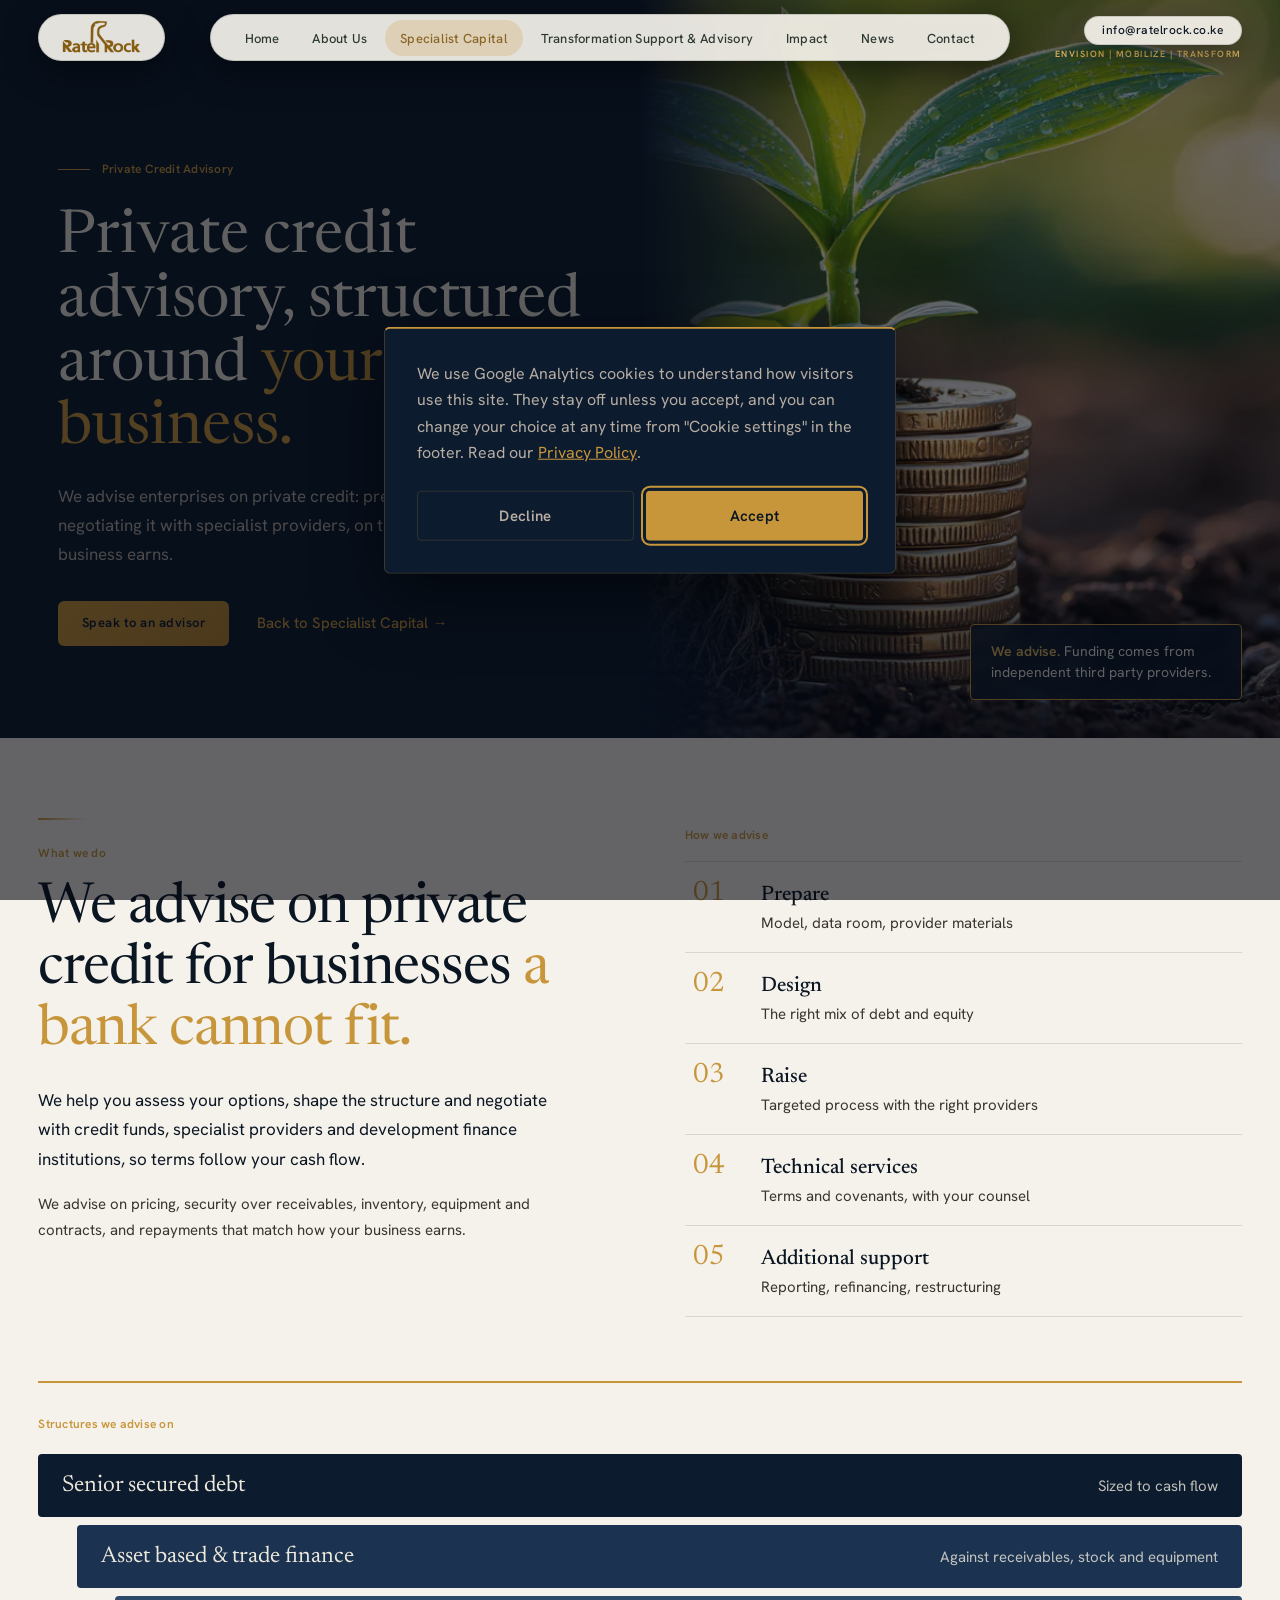
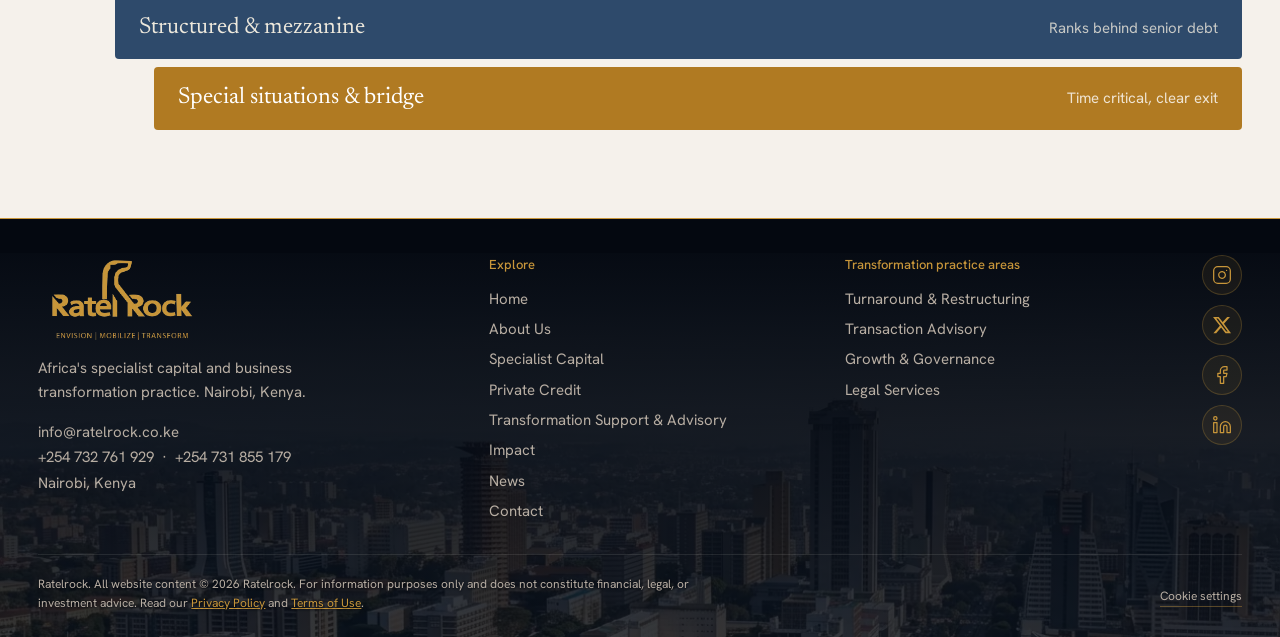
<file: private-credit.html>
<!DOCTYPE html>
<html lang="en">
<head>
  <meta charset="UTF-8" />
  <meta name="viewport" content="width=device-width, initial-scale=1.0" />
  <title>Private Credit Advisory, Ratelrock</title>
  <meta name="description" content="Independent private credit advisory for enterprises. We help businesses prepare, structure and secure private credit. Funding comes from independent third party providers." />
  <link rel="canonical" href="https://www.ratelrock.com/private-credit" />
  <!-- Open Graph -->
  <meta property="og:type" content="website" />
  <meta property="og:site_name" content="Ratelrock" />
  <meta property="og:title" content="Private Credit Advisory | Ratelrock" />
  <meta property="og:description" content="Independent private credit advisory for enterprises. We help businesses prepare, structure and secure private credit. Funding comes from independent third party providers." />
  <meta property="og:url" content="https://www.ratelrock.com/private-credit" />
  <meta property="og:image" content="https://www.ratelrock.com/images/og/ratelrock-og.jpg" />
  <meta property="og:image:width" content="1200" />
  <meta property="og:image:height" content="630" />
  <!-- Twitter Card -->
  <meta name="twitter:card" content="summary_large_image" />
  <meta name="twitter:title" content="Private Credit Advisory | Ratelrock" />
  <meta name="twitter:description" content="Independent private credit advisory for enterprises. We help businesses prepare, structure and secure private credit. Funding comes from independent third party providers." />
  <meta name="twitter:image" content="https://www.ratelrock.com/images/og/ratelrock-og.jpg" />
  <link rel="icon" href="favicon.png" type="image/png" sizes="32x32" />
  <link rel="icon" href="favicon.svg" type="image/svg+xml" />
  <link rel="icon" href="favicon.ico" sizes="32x32" />
  <link rel="preload" href="fonts/hanken-grotesk-normal-300.woff2" as="font" type="font/woff2" crossorigin />
  <link rel="preload" href="fonts/newsreader-normal-300.woff2" as="font" type="font/woff2" crossorigin />
  <link rel="stylesheet" href="css/fonts.css?v=1" />
  <link rel="stylesheet" href="css/style.css?v=d8" />
  <link rel="stylesheet" href="css/nav-float.css?v=9" />
  <link rel="stylesheet" href="css/motion.css?v=6" />
  <link rel="stylesheet" href="css/ledger.css?v=8" />
  <style>
    /* ===== PC HERO - TALLER + METRICS ROW ===== */
    .pc-hero { min-height: 100vh; min-height: 100svh; display: flex; flex-direction: column; justify-content: center; }
    .pc-hero .container { display: flex; flex-direction: column; gap: 0; }
    .hero-metrics {
      display: grid;
      grid-template-columns: repeat(3, minmax(0, 1fr));
      margin-top: 3.5rem;
      background: linear-gradient(0deg, rgba(7,14,26,0.86) 0%, rgba(7,14,26,0.62) 100%);
      border-top: 1px solid var(--c-gold);
    }
    .hero-metric-card {
      position: relative;
      padding: 1.75rem 2rem 2rem;
      text-align: center;
    }
    .hero-metric-card + .hero-metric-card::before {
      content: ""; position: absolute; left: 0; top: 1.75rem; bottom: 2rem; width: 1px; background: rgba(237,232,220,0.16);
    }
    .hero-metric-card__value {
      font-family: var(--f-display);
      font-size: clamp(1.5rem, 2.2vw, 2rem);
      font-weight: 400;
      color: var(--c-text);
      line-height: 1.15;
      margin-bottom: 0.5rem;
    }
    .hero-metric-card__value::after {
      content: ""; display: block; width: 2rem; height: 1px; margin: 0.75rem auto 0; background: var(--c-gold-2);
      transition: width 500ms var(--ease-out);
    }
    .hero-metric-card:hover .hero-metric-card__value::after { width: 4rem; }
    .hero-metric-card__label {
      font-family: var(--f-ui);
      font-size:1rem;
      line-height: 1.5;
      font-weight: 400;
      color: rgba(237,232,220,0.88);
    }
    @media (max-width: 700px) {
      .hero-metrics { grid-template-columns: 1fr; }
      .hero-metric-card { padding: 1.25rem 1.25rem 1.25rem; }
      .hero-metric-card + .hero-metric-card::before { left: 1.25rem; right: 1.25rem; top: 0; bottom: auto; width: auto; height: 1px; }
    }

    /* ===== PRODUCT SUITE FLOATING SHAPES ===== */
    @keyframes ps-float-a {
      0%,100% { transform: rotate(-28deg) translate(0,0); }
      30%     { transform: rotate(-26deg) translate(14px,-20px); }
      65%     { transform: rotate(-30deg) translate(-10px,12px); }
    }
    @keyframes ps-float-b {
      0%,100% { transform: rotate(18deg) translate(0,0); }
      40%     { transform: rotate(20deg) translate(-18px,14px); }
      75%     { transform: rotate(16deg) translate(10px,-10px); }
    }
    @keyframes ps-float-c {
      0%,100% { transform: rotate(38deg) translate(0,0); }
      50%     { transform: rotate(36deg) translate(12px,18px); }
    }
    @keyframes ps-float-d {
      0%,100% { transform: rotate(-12deg) translate(0,0); }
      45%     { transform: rotate(-14deg) translate(-8px,-14px); }
      80%     { transform: rotate(-10deg) translate(14px,8px); }
    }
    .ps-shapes {
      position: absolute;
      inset: 0;
      overflow: hidden;
      pointer-events: none;
      z-index: 0;
    }
    .ps-shape {
      position: absolute;
      border-radius: 70px;
      will-change: transform;
    }
    /* ===== WHO WE FUND SHADER CANVAS ===== */
    #who-fund-canvas { opacity: 0; transition: opacity 1.2s ease; }
    #who-fund-canvas.ready { opacity: 1; }

    /* ===== RATELROCK DIFFERENCE FLOATING SHAPES ===== */
    .rld-shapes { position: absolute; inset: 0; overflow: hidden; pointer-events: none; z-index: 0; }
    .rld-shape  { position: absolute; border-radius: 70px; will-change: transform; }

    /* ===== WHY WE EXIST - glass cards ===== */
    .wwe-glass {
      background: rgba(255,255,255,0.55);
      backdrop-filter: blur(20px) saturate(1.5);
      -webkit-backdrop-filter: blur(20px) saturate(1.5);
      border: 1px solid rgba(255,255,255,0.8);
      border-radius: 14px;
      box-shadow: 0 4px 24px rgba(0,0,0,0.06), inset 0 1px 0 rgba(255,255,255,0.9);
      transition: box-shadow .3s ease, border-color .3s ease, transform .3s ease;
    }
    .wwe-glass:hover {
      box-shadow: 0 8px 32px rgba(0,0,0,0.1), inset 0 1px 0 rgba(255,255,255,0.9);
      border-color: rgba(200,150,58,0.4);
      transform: translateY(-2px);
    }
    @media (max-width: 768px) {
      .wwe-stats  { grid-template-columns: repeat(2,1fr) !important; }
      .wwe-market { grid-template-columns: 1fr !important; }
      .wwe-cards  { grid-template-columns: 1fr !important; }
    }

    /* ===== EDITORIAL INTRO ===== */
    .ed-grid { display: grid; grid-template-columns: 5fr 6fr; gap: 4rem; align-items: start; }
    .ed-grid .section-title { margin: 0; color: var(--c-dark-text); }
    .ed-lead { font-size: 1.0625rem; line-height: 1.8; color: var(--c-dark-text-2); }
    .ed-cols { display: grid; grid-template-columns: 1fr 1fr; gap: 3rem; padding-top: 1.75rem; border-top: 1px solid var(--c-border-light); }
    .ed-cols p { font-size:1rem; line-height: 1.8; color: var(--c-dark-text-2); }
    .conv-list { border-top: 1px solid var(--c-border-light); }
    .conv-row { position: relative; display: grid; grid-template-columns: 4rem 1fr 1.6fr; gap: 2rem; padding: 1.1rem 0.5rem; border-bottom: 1px solid var(--c-border-light); align-items: baseline; }
    .conv-row::before { content: ''; position: absolute; inset: 0; background: var(--c-gold-bg); opacity: 0; transition: opacity 400ms var(--ease-out); pointer-events: none; }
    .conv-row::after { content: ''; position: absolute; left: 0; top: 0; bottom: 0; width: 2px; background: var(--c-gold); transform: scaleY(0); transform-origin: center; transition: transform 400ms var(--ease-out); pointer-events: none; }
    .conv-row > * { position: relative; z-index: 1; transition: transform 400ms var(--ease-out); will-change: transform; }
    .conv-row:hover::before { opacity: 1; }
    .conv-row:hover::after { transform: scaleY(1); }
    .conv-row:hover > * { transform: translateX(10px); }
    @media (prefers-reduced-motion: reduce) { .conv-row::before, .conv-row::after, .conv-row > * { transition: none; } .conv-row:hover > * { transform: none; } }
    .conv-row__n { font-family: var(--f-ui); font-size: 0.75rem; font-weight:500; letter-spacing:0.02em; color: var(--c-gold); }
    .conv-row h3 { font-family: var(--f-display); font-size: 1.375rem; font-weight: 500; line-height: 1.2; color: var(--c-dark-text); }
    .conv-row p { font-size: 0.875rem; line-height: 1.6; color: var(--c-dark-text-2); }

    /* ===== INLINE TRIGGER + DIALOG ===== */
    .pc-link { display: inline-flex; align-items: center; gap: 0.4em; padding: 0.05em 0.7em 0.05em 0.75em; margin: 0 0.05em; border: 1px solid var(--c-gold); border-radius: 999px; background: #0C1B2E; color: var(--c-gold-2); font: inherit; font-weight: 500; line-height: 1.35; cursor: pointer; transition: background 350ms var(--ease-out), color 350ms var(--ease-out), box-shadow 350ms var(--ease-out), transform 350ms var(--ease-out); }
    .pc-link::after { content: '+'; display: inline-block; font-family: var(--f-ui); font-size: 0.85em; line-height: 1; transition: transform 350ms var(--ease-out); }
    .pc-link:hover, .pc-link:focus-visible { background: var(--c-gold); color: #0C1B2E; box-shadow: 0 6px 18px rgba(200,150,58,0.35); transform: translateY(-1px); }
    .pc-link:hover::after, .pc-link:focus-visible::after { transform: rotate(90deg); }
    .pc-link:focus-visible { outline: 2px solid var(--c-gold); outline-offset: 3px; }

    .pc-dialog { position: fixed; inset: 0; margin: auto; width: min(36rem, calc(100vw - 2rem)); max-height: calc(100vh - 2rem); padding: 0; border: 1px solid var(--c-gold-border); border-top: 2px solid var(--c-gold); border-radius: 6px; background: #0C1B2E; color: var(--c-text); box-shadow: 0 24px 64px rgba(0,0,0,0.5); overflow: auto; opacity: 0; transform: translateY(16px); transition: opacity 350ms ease, transform 450ms var(--ease-out); }
    .pc-dialog.is-open { opacity: 1; transform: none; }
    .pc-dialog::backdrop { background: rgba(4,8,16,0.7); opacity: 0; transition: opacity 350ms ease; }
    .pc-dialog.is-open::backdrop { opacity: 1; }
    .pc-dialog__inner { position: relative; padding: 2.25rem 2.25rem 2rem; }
    .pc-dialog__close { position: absolute; top: 0.9rem; right: 0.9rem; width: 2.5rem; height: 2.5rem; border: 0; border-radius: 50%; background: transparent; color: var(--c-text-2); cursor: pointer; transition: background 250ms ease, color 250ms ease; }
    .pc-dialog__close:hover { background: rgba(237,232,220,0.1); color: var(--c-text); }
    .pc-dialog__close svg { width: 18px; height: 18px; }
    .pc-dialog__eyebrow { font-family: var(--f-ui); font-size: 0.8125rem; font-weight: 500; color: var(--c-gold); margin: 0 0 0.5rem; }
    .pc-dialog h2 { font-family: var(--f-display); font-weight: 400; font-size: clamp(1.75rem, 4vw, 2.25rem); line-height: 1.15; color: var(--c-text); margin: 0 0 1rem; }
    .pc-dialog__lead { font-size: 1rem; line-height: 1.7; color: var(--c-text-2); margin: 0 0 1.5rem; }
    .pc-dialog ul { list-style: none; margin: 0 0 1.5rem; padding: 0; }
    .pc-dialog li { position: relative; padding: 0.7rem 0 0.7rem 1.5rem; border-top: 1px solid rgba(237,232,220,0.12); font-size: 0.9375rem; line-height: 1.6; color: var(--c-text); }
    .pc-dialog li::before { content: ''; position: absolute; left: 0; top: 1.5rem; width: 0.7rem; height: 1px; background: var(--c-gold); }
    .pc-dialog li strong { font-weight: 600; color: var(--c-gold-2); }
    .pc-dialog__note { font-size: 0.875rem; line-height: 1.6; color: var(--c-text-2); margin: 0 0 1.5rem; }
    .pc-dialog__actions { display: flex; flex-wrap: wrap; align-items: center; gap: 1rem 1.5rem; }
    html.pc-lock, html.pc-lock body { overflow: hidden !important; }
    @media (prefers-reduced-motion: reduce) { .pc-link, .pc-link::after, .pc-dialog, .pc-dialog::backdrop { transition: none; } }

    /* ===== LIFE-OF-DEBT TIMELINE ===== */
    .lc { position: relative; display: grid; grid-template-columns: repeat(5, 1fr); margin: 2rem 0 2.5rem; }
    .lc::before { content: ''; position: absolute; left: calc(100% / 10); right: calc(100% / 10); top: 9.5px; height: 4px; border-radius: 4px; background: rgba(200,150,58,0.18); }
    .lc-stage { position: relative; display: flex; flex-direction: column; align-items: center; gap: 0.875rem; padding: 0 0.25rem; color: var(--c-text-2); font-family: var(--f-ui); font-size: 0.75rem; font-weight: 600; letter-spacing:0.02em; transition: color 250ms ease; }
    .lc-stage:hover { color: var(--c-text); }
    .lc-stage__dot { position: relative; z-index: 1; width: 23px; height: 23px; border-radius: 50%; background: var(--c-bg); border: 1px solid var(--c-gold-border); transition: border-color 250ms ease; }
    .lc-stage__dot::after { content: ''; position: absolute; inset: 6px; border-radius: 50%; background: var(--c-gold); transform: scale(0); transition: transform 250ms var(--ease-out); }
    .lc-stage.active { color: var(--c-gold-2); }
    .lc-stage.active .lc-stage__dot { border-color: var(--c-gold-2); box-shadow: 0 0 0 5px rgba(223,181,94,0.18); animation: dotGlow 2.2s ease-in-out infinite; }
    .lc-stage.done .lc-stage__dot { border-color: var(--c-gold); }
    .lc-stage.done .lc-stage__dot::after { transform: scale(0.55); }
    @keyframes dotGlow { 0%, 100% { box-shadow: 0 0 0 5px rgba(223,181,94,0.18); } 50% { box-shadow: 0 0 0 8px rgba(223,181,94,0.12); } }
    .lc-stage.active .lc-stage__dot::after { transform: scale(1); }

    /* ===== SERVICES MASTER / DETAIL ===== */
    .svc { display: grid; grid-template-columns: minmax(260px, 5fr) 7fr; gap: 0 3rem; align-items: start; }
    .svc-item { display: contents; }
    .svc-tab { grid-column: 1; display: flex; gap: 1rem; align-items: baseline; width: 100%; padding: 0.85rem 1.25rem; text-align: left; border-top: 1px solid var(--c-border); border-left: 2px solid transparent; color: var(--c-text-2); font-family: var(--f-display); font-size: 1.375rem; line-height:1.35; transition: color 400ms var(--ease-out), background 400ms var(--ease-out), border-color 400ms var(--ease-out), transform 400ms var(--ease-out); }
    .svc-item:last-of-type .svc-tab { border-bottom: 1px solid var(--c-border); }
    .svc-tab span { font-family: var(--f-ui); font-size:0.75rem; font-weight:500; letter-spacing:0.02em; color: var(--c-gold); }
    .svc-tab:hover { color: var(--c-text); background: rgba(200,150,58,0.06); border-left-color: var(--c-gold-border); }
    .svc-tab:hover:not([aria-selected="true"]) { transform: translateX(6px); }
    .svc-tab[aria-selected="true"]:hover { background: var(--c-gold-bg); border-left-color: var(--c-gold); }
    .svc-tab[aria-selected="true"] { color: var(--c-text); background: var(--c-gold-bg); border-left-color: var(--c-gold); }
    .svc-panel { display: none; grid-column: 2; grid-row: 1 / span 5; padding: 2.25rem 2.5rem; border: 1px solid var(--c-border); border-radius: 14px; background: rgba(21,46,31,0.55); backdrop-filter: blur(10px); -webkit-backdrop-filter: blur(10px); }
    .svc-panel.active { display: block; animation: svcIn 350ms var(--ease-out); }
    @keyframes svcIn { from { opacity: 0; transform: translateY(8px); } to { opacity: 1; transform: none; } }
    .svc-panel__tag { font-family: var(--f-ui); font-size:0.75rem; font-weight:500; letter-spacing:0.02em; color: var(--c-gold); margin-bottom: 0.75rem; }
    .svc-panel h3 { font-family: var(--f-display); font-size: 2rem; font-weight: 400; line-height: 1.15; color: var(--c-text); margin-bottom: 1rem; }
    .svc-panel p { font-size: 1rem; line-height: 1.75; color: var(--c-text-2); margin-bottom: 1.25rem; }
    .svc-panel ul { margin-bottom: 1.5rem; }
    .svc-panel li { position: relative; padding: 0.55rem 0 0.55rem 1.5rem; border-top: 1px solid var(--c-border); font-size:1rem; line-height: 1.6; color: var(--c-text); }
    .svc-panel li::before { content: ''; position: absolute; left: 0; top: 1.15rem; width: 0.7rem; height: 1px; background: var(--c-gold); }
    .svc-panel__link { font-family: var(--f-ui); font-size: 0.75rem; font-weight: 600; letter-spacing:0.02em; color: var(--c-gold); }
    .svc-panel__link:hover { color: var(--c-gold-2); }
    .svc-cta { display: flex; align-items: center; justify-content: space-between; gap: 1.5rem; flex-wrap: wrap; margin-top: 2.5rem; padding-top: 1.5rem; border-top: 1px solid var(--c-border); }
    .svc-cta p { font-family: var(--f-display); font-size: 1.5rem; color: var(--c-text); }

    /* ===== CAPITAL STACK ===== */
    .stack { display: grid; grid-template-columns: 1fr; gap: 1.75rem; margin-top: 2rem; }
    .stack-axis { position: relative; display: flex; flex-direction: column; justify-content: space-between; padding-right: 1.25rem; text-align: right; font-family: var(--f-ui); font-size:0.75rem; font-weight: 600; letter-spacing:0.02em; color: var(--c-dark-text-2); }
    .stack-axis::after { content: ''; position: absolute; right: 0; top: 0; bottom: 0; width: 1px; background: linear-gradient(180deg, var(--c-green-2), var(--c-gold)); }
    .stack-bands { display: flex; flex-direction: column; gap: 0.5rem; }
    .stack-band { display: grid; grid-template-columns: 1fr 1.6fr; gap: 2rem; align-items: center; padding: 1rem 1.5rem; border-radius: 10px; color: #fff; transition: transform 400ms var(--ease-out), box-shadow 400ms var(--ease-out), border-color 400ms var(--ease-out); will-change: transform; }
    .stack-band:hover { transform: translateX(10px); box-shadow: 0 12px 28px rgba(0,0,0,0.2); }
    .stack-band h3 { font-family: var(--f-display); font-size: 1.5rem; font-weight: 500; line-height: 1.2; margin-bottom: 0.25rem; }
    .stack-band__tag { font-family: var(--f-ui); font-size:0.75rem; font-weight:500; letter-spacing:0.02em; opacity: 0.8; }
    .stack-band p { font-size: 0.875rem; line-height: 1.55; }
    .stack-band--1 { background: #152E1F; }
    .stack-band--2 { background: #1E4430; }
    .stack-band--3 { background: #7A5A1E; }
    .stack-band--eq { background: var(--c-gold); color: var(--c-dark-text); }
    .stack-band--4 { background: transparent; color: var(--c-dark-text); border: 1px dashed var(--c-gold); }
    .stack-note { margin-top: 1.25rem; font-size: 0.875rem; line-height: 1.7; color: var(--c-dark-text-2); max-width: 760px; }

    /* ===== SITUATION ROWS ===== */
    .sit-list { margin-top: 2rem; border-top: 1px solid var(--c-border); }
    .sit-row { position: relative; display: grid; grid-template-columns: 1fr auto; gap: 2rem; align-items: center; padding: 1rem 0.5rem; border-bottom: 1px solid var(--c-border); }
    .sit-row::before { content: ''; position: absolute; inset: 0; background: var(--c-gold-bg); opacity: 0; transition: opacity 400ms var(--ease-out); pointer-events: none; }
    .sit-row::after { content: ''; position: absolute; left: 0; top: 0; bottom: 0; width: 2px; background: var(--c-gold); transform: scaleY(0); transform-origin: center; transition: transform 400ms var(--ease-out); pointer-events: none; }
    .sit-row > * { position: relative; z-index: 1; }
    .sit-row__q, .sit-row__a { transition: transform 400ms var(--ease-out); will-change: transform; }
    .sit-row:hover::before, .sit-row:focus-visible::before { opacity: 1; }
    .sit-row:hover::after, .sit-row:focus-visible::after { transform: scaleY(1); }
    .sit-row:hover .sit-row__q, .sit-row:focus-visible .sit-row__q { transform: translateX(14px); }
    .sit-row__q { font-family: var(--f-display); font-size: clamp(1.25rem, 2vw, 1.75rem); line-height:1.35; color: var(--c-text); }
    .sit-row__q small { display: block; margin-top: 0.35rem; font-family: var(--f-body); font-size: 0.875rem; line-height: 1.6; color: var(--c-text-2); transition: color 400ms ease; }
    .sit-row:hover .sit-row__q small { color: var(--c-text); }
    .sit-row__a { font-family: var(--f-ui); font-size: 0.75rem; font-weight: 600; letter-spacing:0.02em; white-space: nowrap; color: var(--c-gold); }

    @media (max-width: 900px) {
      .ed-grid, .ed-cols { grid-template-columns: 1fr; gap: 1.5rem; }
      .conv-row { grid-template-columns: 2.5rem 1fr; gap: 0.5rem 1rem; }
      .conv-row p { grid-column: 2; }
      .lc { grid-template-columns: repeat(3, 1fr); row-gap: 1.5rem; }
      .lc::before { display: none; }
      .svc { display: block; }
      .svc-item { display: block; }
      .svc-panel { margin: 0 0 0.75rem; padding: 1.5rem; }
      .svc-panel h3 { font-size: 1.5rem; }
      .stack { grid-template-columns: 1fr; }
      .stack-axis { display: none; }
      .stack-band { grid-template-columns: 1fr; gap: 0.75rem; }
      .sit-row { grid-template-columns: 1fr; gap: 0.75rem; }
    }


    /* ===== HERO BACKGROUND CAROUSEL ===== */
    .hero-bg-carousel {
      position: absolute;
      inset: 0;
      z-index: 0;
      overflow: hidden;
    }
    .hero-bg-carousel__slide {
      position: absolute;
      inset: 0;
      background-size: cover;
      background-position: center;
      opacity: 0;
      transition: opacity 1.5s ease-in-out;
    }
    .hero-bg-carousel__slide.active { opacity: 0.75; }
    .hero-bg-carousel__overlay {
      position: absolute;
      inset: 0;
      background: linear-gradient(160deg, rgba(7,14,26,0.78) 0%, rgba(7,14,26,0.38) 50%, rgba(7,14,26,0.72) 100%);
      z-index: 1;
      pointer-events: none;
    }

    /* ===== FOCUS SECTORS CAROUSEL ===== */
    .fs-carousel {
      position: relative;
      width: 100%;
      height: 220px;
      overflow: hidden;
    }
    .fs-carousel__track {
      display: flex;
      height: 100%;
      transition: transform 0.7s cubic-bezier(0.4,0,0.2,1);
    }
    .fs-carousel__slide {
      position: relative;
      min-width: 100%;
      width: 100%;
      max-width: 100%;
      height: 100%;
      flex-shrink: 0;
      overflow: hidden;
    }
    .fs-carousel__slide img {
      width: 100%;
      height: 100%;
      object-fit: cover;
      object-position: center;
      display: block;
    }
    .fs-carousel__overlay {
      position: absolute;
      inset: 0;
      background: linear-gradient(105deg, rgba(7,14,26,0.75) 0%, rgba(7,14,26,0.4) 55%, rgba(7,14,26,0.15) 100%);
      pointer-events: none;
    }
    .fs-carousel__content {
      position: absolute;
      inset: 0;
      display: flex;
      align-items: center;
      padding: 0 clamp(1.25rem, 3vw, 3.5rem);
    }
    .fs-carousel__btn {
      position: absolute;
      top: 50%;
      transform: translateY(-50%);
      z-index: 10;
      width: 44px;
      height: 44px;
      border-radius: 50%;
      background: rgba(255,255,255,0.1);
      border: 1px solid rgba(255,255,255,0.2);
      color: var(--c-text);
      display: flex;
      align-items: center;
      justify-content: center;
      cursor: pointer;
      transition: background 0.2s, border-color 0.2s;
    }
    .fs-carousel__btn:hover {
      background: rgba(200,150,58,0.25);
      border-color: rgba(200,150,58,0.5);
    }
    .fs-carousel__btn--prev { left: 1.25rem; }
    .fs-carousel__btn--next { right: 1.25rem; }
    .fs-carousel__dots {
      position: absolute;
      bottom: 1rem;
      left: 50%;
      transform: translateX(-50%);
      display: flex;
      gap: 0.5rem;
      z-index: 10;
    }
    .fs-carousel__dot {
      width: 7px;
      height: 7px;
      border-radius: 50%;
      background: rgba(255,255,255,0.35);
      border: none;
      cursor: pointer;
      transition: background 0.2s, transform 0.2s;
    }
    .fs-carousel__dot.active {
      background: var(--c-gold);
      transform: scale(1.3);
    }

    /* ===== BRIGHTER PALETTE + MOTION ===== */
    .hero-bg-carousel__slide.active { opacity: 1; }
    .hero-bg-carousel__slide { transform: scale(1); }
    .hero-bg-carousel__slide.active { animation: heroPush 24s ease-out forwards; will-change: transform; }
    @keyframes heroPush { from { transform: scale(1); } to { transform: scale(1.1); } }
    @media (prefers-reduced-motion: reduce) { .hero-bg-carousel__slide.active { animation: none; } }
    .hero-bg-carousel__overlay { background:
      linear-gradient(100deg, rgba(7,14,26,0.72) 0%, rgba(7,14,26,0.38) 42%, rgba(7,14,26,0.06) 100%),
      linear-gradient(180deg, rgba(7,14,26,0.30) 0%, rgba(7,14,26,0) 30%, rgba(7,14,26,0.35) 100%); }
    .hl { display: block; overflow: hidden; padding-bottom: 0.14em; margin-bottom: -0.14em; }
    .hl > span { display: block; }
    .motion-ready .hero-anim { animation: none !important; opacity: 0; }
    .motion-ready .hero__title.hero-anim { opacity: 1; }
    .motion-ready .hl > span { transform: translateY(115%); }
    .motion-ready .svc-panel.active { animation: none; }

    .lc-line { position: absolute; left: calc(100% / 10); right: calc(100% / 10); top: 9.5px; height: 4px; border-radius: 4px; background: linear-gradient(90deg, var(--c-gold), var(--c-gold-2)); transform-origin: left center; transform: scaleX(0); transition: transform 700ms cubic-bezier(0.22, 1, 0.36, 1); box-shadow: 0 0 0 3px rgba(223,181,94,0.25); }
    @media (max-width: 900px) { .lc-line { display: none; } }

    .sit-row__a span { display: inline-block; transition: transform 400ms var(--ease-out); }
    .sit-row:hover .sit-row__a span { transform: translateX(8px); }
    @media (prefers-reduced-motion: reduce) { .sit-row::before, .sit-row::after, .sit-row__q, .sit-row__a span, .svc-tab, .stack-band { transition: none; } .svc-tab:hover:not([aria-selected="true"]), .stack-band:hover { transform: none; } }
    .svc-panel__link { background: linear-gradient(var(--c-gold), var(--c-gold)) left bottom / 0 1px no-repeat; padding-bottom: 3px; transition: background-size 350ms var(--ease-out), color 250ms ease; }
    .svc-panel__link:hover { background-size: 100% 1px; }


    /* ===== INTERACTIVE PARTICLE FIELD ===== */
    .pfield { position: absolute; inset: 0; width: 100%; height: 100%; z-index: 0; pointer-events: none; display: block;
      -webkit-mask-image: linear-gradient(180deg, transparent 0, #000 90px, #000 calc(100% - 90px), transparent 100%);
              mask-image: linear-gradient(180deg, transparent 0, #000 90px, #000 calc(100% - 90px), transparent 100%); }

    /* overlap neighbouring sections by 1px so no sub-pixel seam shows at the wavy breaks */
    #advisory-services, #structures, #who-we-advise { margin-top: -1px; }
    section > .container, .investor-band .container { position: relative; z-index: 1; }
    .footer { position: relative; z-index: 2; }
  
    /* ===== PRIVATE CREDIT PAGE (split hero + cards) ===== */
    .pcr-hero { display: grid; grid-template-columns: minmax(0, 1fr) minmax(0, 1fr); min-height: 82vh; min-height: 82svh; background: #0C1B2E; color: var(--c-text); }
    .pcr-text { display: flex; flex-direction: column; justify-content: center; padding: calc(var(--nav-h) + 3rem) clamp(2rem, 4vw, 4rem) 3.5rem clamp(1.5rem, 4.5vw, 4.5rem); }
    .pcr-title { font-family: var(--f-display); font-weight: 400; font-size: clamp(2.6rem, 4.7vw, 4.4rem); line-height: 1.06; color: var(--c-text); margin: 0 0 1.25rem; }
    .pcr-title em { color: var(--c-gold); font-style: normal; }
    .pcr-sub { font-size: 1.0625rem; line-height: 1.7; color: var(--c-text-2); max-width: 34rem; margin: 0; }
    .pcr-cta { display: flex; flex-wrap: wrap; align-items: center; gap: 1rem 1.75rem; margin-top: 2rem; }
    .pcr-back { font-family: var(--f-ui); font-size: 0.9375rem; font-weight: 500; color: var(--c-gold); text-decoration: none; transition: color 250ms ease, transform 250ms var(--ease-out); }
    .pcr-back:hover { color: var(--c-gold-2); transform: translateX(3px); }
    .pcr-media { position: relative; overflow: hidden; min-height: 22rem; }
    .pcr-img { position: absolute; inset: 0; background-size: cover; background-position: 62% 60%; animation: pcrZoom 18s ease-out forwards; will-change: transform; }
    .pcr-media::after { content: ''; position: absolute; inset: 0; background: linear-gradient(90deg, #0C1B2E 0%, rgba(12,27,46,0) 28%), linear-gradient(0deg, rgba(7,14,26,0.55) 0%, rgba(7,14,26,0) 40%); pointer-events: none; }
    @keyframes pcrZoom { from { transform: scale(1.02); } to { transform: scale(1.18); } }
    .pcr-badge { position: absolute; z-index: 2; right: clamp(1rem, 3vw, 2.5rem); bottom: clamp(1rem, 3vw, 2.5rem); max-width: 17rem; padding: 1rem 1.25rem; border: 1px solid var(--c-gold); border-radius: 4px; background: rgba(12,27,46,0.82); backdrop-filter: blur(6px); font-size: 0.875rem; line-height: 1.5; color: var(--c-text); }
    .pcr-badge strong { color: var(--c-gold-2); font-weight: 600; }
    .pcr-sum { padding: 5rem 0 5.5rem; }
    .pcr-top { display: grid; grid-template-columns: minmax(0, 1fr) minmax(0, 1fr); gap: clamp(3rem, 7vw, 7rem); align-items: start; }
    .pcr-p { font-size: 1.0625rem; line-height: 1.75; color: var(--c-dark-text); margin: 1.5rem 0 0; max-width: 34rem; }
    .pcr-p--soft { margin-top: 1rem; font-size: 0.9375rem; color: var(--c-dark-text-2); }
    .pcr-how { padding-top: 0.5rem; }
    .pcr-steps { list-style: none; margin: 0.25rem 0 0; padding: 0; }
    .pcr-steps li { position: relative; display: flex; align-items: baseline; gap: 1.5rem; padding: 1.05rem 0.5rem; border-top: 1px solid var(--c-border-light); transition: background 400ms var(--ease-out), padding-left 400ms var(--ease-out); }
    .pcr-steps li:last-child { border-bottom: 1px solid var(--c-border-light); }
    .pcr-steps li::after { content: ''; position: absolute; left: 0; top: 0; bottom: 0; width: 2px; background: var(--c-gold); transform: scaleY(0); transition: transform 400ms var(--ease-out); }
    .pcr-steps li:hover { background: var(--c-gold-bg); }
    .pcr-steps li:hover::after { transform: scaleY(1); }
    .pcr-n { flex: 0 0 2.75rem; font-family: var(--f-display); font-size: 1.75rem; line-height: 1; color: var(--c-gold); }
    .pcr-t { display: flex; flex-direction: column; gap: 0.2rem; }
    .pcr-t strong { font-family: var(--f-display); font-weight: 500; font-size: 1.3125rem; line-height: 1.2; color: var(--c-dark-text); }
    .pcr-t em { font-style: normal; font-size: 0.9375rem; color: var(--c-dark-text-2); }
    .pcr-forms { margin-top: 4rem; padding-top: 2rem; border-top: 2px solid var(--c-gold); }
    .pcr-ladder { display: flex; flex-direction: column; gap: 0.5rem; margin-top: 1.25rem; }
    .pcr-rung { display: flex; justify-content: space-between; align-items: baseline; gap: 1.5rem; padding: 1.1rem 1.5rem; border-radius: 4px; color: #EDE8DC; transition: transform 450ms var(--ease-out), filter 450ms var(--ease-out); }
    .pcr-rung:hover { transform: translateX(8px); filter: brightness(1.12); }
    .pcr-rung strong { font-family: var(--f-display); font-weight: 400; font-size: clamp(1.25rem, 1.8vw, 1.625rem); line-height: 1.2; }
    .pcr-rung span { font-size: 0.9375rem; opacity: 0.8; text-align: right; }
    .pcr-rung--1 { background: #0C1B2E; }
    .pcr-rung--2 { background: #1B3350; margin-left: clamp(0rem, 3vw, 3rem); }
    .pcr-rung--3 { background: #2E4A6B; margin-left: clamp(0rem, 6vw, 6rem); }
    .pcr-rung--4 { background: #B07A22; color: #fff; margin-left: clamp(0rem, 9vw, 9rem); }
    .pcr-fly .pcr-rung, .pcr-fly .pcr-steps li { opacity: 0; transition: opacity 800ms var(--ease-out), transform 900ms cubic-bezier(0.16, 1, 0.3, 1), filter 450ms var(--ease-out), background 400ms var(--ease-out); transition-delay: calc(var(--i, 0) * 130ms); }
    .pcr-fly .pcr-rung { transform: translateX(-140px) rotate(-1.5deg); }
    .pcr-fly .pcr-steps li { transform: translateX(110px); }
    .pcr-fly .pcr-rung.is-in, .pcr-fly .pcr-steps li.is-in { opacity: 1; transform: none; }
    .pcr-fly .pcr-rung.is-in:hover { transform: translateX(8px); transition-delay: 0ms; }
    .pcr-fly .pcr-steps li.is-in:hover { transition-delay: 0ms; }
    @media (prefers-reduced-motion: reduce) { .pcr-fly .pcr-rung, .pcr-fly .pcr-steps li { opacity: 1; transform: none; transition: none; } }
    @media (max-width: 960px) {
      .pcr-hero { grid-template-columns: 1fr; min-height: 0; }
      .pcr-text { order: 2; padding: 2.25rem 1.5rem 3rem; }
      .pcr-media { order: 1; min-height: 0; height: 46vh; margin-top: calc(var(--nav-h) + 0.5rem); }
      .pcr-media::after { background: linear-gradient(0deg, #0C1B2E 0%, rgba(12,27,46,0) 45%); }
      .pcr-badge { display: none; }
      .pcr-top { grid-template-columns: 1fr; gap: 2.5rem; }
      .pcr-rung { flex-direction: column; gap: 0.25rem; margin-left: 0 !important; }
      .pcr-rung span { text-align: left; }
      .pcr-sum { padding: 3.5rem 0; }
    }
    @media (prefers-reduced-motion: reduce) { .pcr-img { animation: none; } .pcr-steps li, .pcr-steps li::after, .pcr-back, .pcr-rung { transition: none; } }
</style>
</head>
<body>
<a class="skip-link" href="#main-content">Skip to main content</a>

<!-- ===== NAVIGATION ===== -->
<nav class="nav" role="navigation" aria-label="Main navigation">
  <div class="nav__inner">
    <a href="/" class="nav__logo" aria-label="Ratelrock, Home">
      <img src="images/Logos/logo.png" alt="Ratelrock" style="width:157px;height:56px;object-fit:contain;display:block;">
    </a>
    <div class="nav__pill">
      <ul class="nav__links" role="list">
      <li><a href="/"                   class="nav__link">Home</a></li>
      <li><a href="/about"                   class="nav__link">About Us</a></li>
      <li><a href="/special-capital"          class="nav__link nav__link--active">Specialist Capital</a></li>
      <li><a href="/transformation-support-advisory" class="nav__link">Transformation Support &amp; Advisory</a></li>
      <li><a href="/impact"                  class="nav__link">Impact</a></li>
      <li><a href="/news"                    class="nav__link">News</a></li>
      <li><a href="/contact"                 class="nav__link">Contact</a></li>
    </ul>
      <button class="nav__hamburger" aria-label="Open menu" aria-expanded="false">
      <span></span><span></span><span></span>
    </button>
    </div>
    <div class="nav__ctas">
      <a href="mailto:info@ratelrock.co.ke" class="nav__email" aria-label="Email Ratelrock">info@ratelrock.co.ke</a>
      <p class="nav__tagline">Envision | Mobilize | Transform</p>
    </div>
  </div>
</nav>
<nav class="mobile-nav" aria-label="Mobile navigation" style="display:none;">
  <button class="mobile-nav__close" aria-label="Close menu">?</button>
  <a href="/"                   class="mobile-nav__link">Home</a>
  <a href="/about"                   class="mobile-nav__link">About Us</a>
  <a href="/special-capital"          class="mobile-nav__link">Specialist Capital</a>
  <a href="/transformation-support-advisory" class="mobile-nav__link">Transformation Support &amp; Advisory</a>
  <a href="/impact"                  class="mobile-nav__link">Impact</a>
  <a href="/news"                    class="mobile-nav__link">News</a>
  <a href="/contact"                 class="mobile-nav__link">Contact</a>
</nav>
<main id="main-content" tabindex="-1">

<!-- ===== SPLIT HERO ===== -->
<section class="pcr-hero">
  <div class="pcr-text">
    <p class="hero__label hero-anim">Private Credit Advisory</p>
    <h1 class="pcr-title hero-anim">Private credit advisory, structured around <em>your business.</em></h1>
    <p class="pcr-sub hero-anim">We advise enterprises on private credit: preparing, structuring and negotiating it with specialist providers, on terms that fit how the business earns.</p>
    <div class="pcr-cta hero-anim">
      <a href="contact.html" class="btn btn--primary">Speak to an advisor</a>
      <a href="special-capital.html" class="pcr-back">Back to Specialist Capital <span aria-hidden="true">&rarr;</span></a>
    </div>
  </div>
  <div class="pcr-media" aria-hidden="true">
    <div class="pcr-img" style="background-image:url('images/other_images/economic.webp');"></div>
    <div class="pcr-badge"><strong>We advise.</strong> Funding comes from independent third party providers.</div>
  </div>
</section>

<!-- ===== SUMMARY ===== -->
<section class="section section--light pcr-sum" id="summary">
  <div class="container">
    <div class="pcr-top">
      <div class="pcr-what">
        <div class="gold-line"></div>
        <p class="section-eyebrow">What we do</p>
        <h2 class="section-title">We advise on private credit for businesses <em>a bank cannot fit.</em></h2>
        <p class="pcr-p">We help you assess your options, shape the structure and negotiate with credit funds, specialist providers and development finance institutions, so terms follow your cash flow.</p>
        <p class="pcr-p pcr-p--soft">We advise on pricing, security over receivables, inventory, equipment and contracts, and repayments that match how your business earns.</p>
      </div>
      <div class="pcr-how">
        <p class="section-eyebrow">How we advise</p>
        <ol class="pcr-steps">
          <li><span class="pcr-n">01</span><span class="pcr-t"><strong>Prepare</strong><em>Model, data room, provider materials</em></span></li>
          <li><span class="pcr-n">02</span><span class="pcr-t"><strong>Design</strong><em>The right mix of debt and equity</em></span></li>
          <li><span class="pcr-n">03</span><span class="pcr-t"><strong>Raise</strong><em>Targeted process with the right providers</em></span></li>
          <li><span class="pcr-n">04</span><span class="pcr-t"><strong>Technical services</strong><em>Terms and covenants, with your counsel</em></span></li>
          <li><span class="pcr-n">05</span><span class="pcr-t"><strong>Additional support</strong><em>Reporting, refinancing, restructuring</em></span></li>
        </ol>
      </div>
    </div>
    <div class="pcr-forms">
      <p class="section-eyebrow">Structures we advise on</p>
      <div class="pcr-ladder">
        <div class="pcr-rung pcr-rung--1"><strong>Senior secured debt</strong><span>Sized to cash flow</span></div>
        <div class="pcr-rung pcr-rung--2"><strong>Asset based &amp; trade finance</strong><span>Against receivables, stock and equipment</span></div>
        <div class="pcr-rung pcr-rung--3"><strong>Structured &amp; mezzanine</strong><span>Ranks behind senior debt</span></div>
        <div class="pcr-rung pcr-rung--4"><strong>Special situations &amp; bridge</strong><span>Time critical, clear exit</span></div>
      </div>
    </div>
  </div>
</section>

</main>
<footer class="footer" role="contentinfo">

  <div class="footer__base">
    <div class="container">
      <div class="footer__grid">
        <div class="footer__brand">
          <img src="images/Logos/footer.png" alt="Ratelrock" loading="lazy" width="170" style="width:100%;max-width:170px;height:auto;display:block;margin-bottom:0.625rem;">
          <p class="footer__desc">Africa's specialist capital and business transformation practice. Nairobi, Kenya.</p>
          <p class="footer__contact"><a href="mailto:info@ratelrock.co.ke">info@ratelrock.co.ke</a><br><a href="tel:+254732761929">+254 732 761 929</a> &nbsp;·&nbsp; <a href="tel:+254731855179">+254 731 855 179</a><br>Nairobi, Kenya</p>
        </div>
        <nav aria-label="Footer">
          <p class="footer__label">Explore</p>
          <ul class="footer__list">
            <li><a href="/">Home</a></li>
            <li><a href="/about">About Us</a></li>
            <li><a href="/special-capital">Specialist Capital</a></li>
            <li><a href="/private-credit">Private Credit</a></li>
            <li><a href="/transformation-support-advisory">Transformation Support &amp; Advisory</a></li>
            <li><a href="/impact">Impact</a></li>
            <li><a href="/news">News</a></li>
            <li><a href="/contact">Contact</a></li>
          </ul>
        </nav>
        <div>
          <p class="footer__label">Transformation practice areas</p>
          <ul class="footer__list">
            <li><a href="/transformation-support-advisory#turnaround">Turnaround &amp; Restructuring</a></li>
            <li><a href="/transformation-support-advisory#transaction">Transaction Advisory</a></li>
            <li><a href="/transformation-support-advisory#growth-governance">Growth &amp; Governance</a></li>
            <li><a href="/transformation-support-advisory#legal-services">Legal Services</a></li>
          </ul>
        </div>
        <div class="footer__social">
          <a href="https://www.instagram.com/ratelrockafrica" target="_blank" rel="noopener noreferrer" aria-label="Ratelrock on Instagram" class="footer__social-link"><svg viewBox="0 0 24 24" fill="none" stroke="currentColor" stroke-width="1.5" stroke-linecap="round" stroke-linejoin="round" aria-hidden="true"><rect x="2" y="2" width="20" height="20" rx="5" ry="5"/><path d="M16 11.37A4 4 0 1 1 12.63 8 4 4 0 0 1 16 11.37z"/><line x1="17.5" y1="6.5" x2="17.51" y2="6.5"/></svg></a>
          <a href="https://x.com/RatelrockAfrica" target="_blank" rel="noopener noreferrer" aria-label="Ratelrock on X" class="footer__social-link"><svg viewBox="0 0 24 24" fill="currentColor" aria-hidden="true"><path d="M18.244 2.25h3.308l-7.227 8.26 8.502 11.24H16.17l-5.214-6.817L4.99 21.75H1.68l7.73-8.835L1.254 2.25H8.08l4.713 6.231zm-1.161 17.52h1.833L7.084 4.126H5.117z"/></svg></a>
          <a href="https://www.facebook.com/share/19UPVhDXEk/" target="_blank" rel="noopener noreferrer" aria-label="Ratelrock on Facebook" class="footer__social-link"><svg viewBox="0 0 24 24" fill="none" stroke="currentColor" stroke-width="1.5" stroke-linecap="round" stroke-linejoin="round" aria-hidden="true"><path d="M18 2h-3a5 5 0 0 0-5 5v3H7v4h3v8h4v-8h3l1-4h-4V7a1 1 0 0 1 1-1h3z"/></svg></a>
          <a href="https://www.linkedin.com/company/ratelrockafrica/" target="_blank" rel="noopener noreferrer" aria-label="Ratelrock on LinkedIn" class="footer__social-link"><svg viewBox="0 0 24 24" fill="none" stroke="currentColor" stroke-width="1.5" stroke-linecap="round" stroke-linejoin="round" aria-hidden="true"><path d="M16 8a6 6 0 0 1 6 6v7h-4v-7a2 2 0 0 0-2-2 2 2 0 0 0-2 2v7h-4v-7a6 6 0 0 1 6-6z"/><rect x="2" y="9" width="4" height="12"/><circle cx="4" cy="4" r="2"/></svg></a>
        </div>
      </div>

      <div class="footer__bottom">
        <p class="footer__legal">Ratelrock. All website content &copy; 2026 Ratelrock. For information purposes only and does not constitute financial, legal, or investment advice. Read our <a href="/privacy-policy">Privacy Policy</a> and <a href="/terms-of-use">Terms of Use</a>.</p>
        <button type="button" class="footer__cookie" data-cookie-settings>Cookie settings</button>
      </div>
    </div>
  </div>
</footer>

<div class="cookie-banner" role="region" aria-label="Cookie notice">
  <p class="cookie-banner__text">We use Google Analytics cookies to understand how visitors use this site. They stay off unless you accept, and you can change your choice at any time from "Cookie settings" in the footer. Read our <a href="/privacy-policy">Privacy Policy</a>.</p>
  <div class="cookie-banner__actions">
    <button type="button" class="cookie-banner__btn cookie-banner__btn--decline">Decline</button>
    <button type="button" class="cookie-banner__btn cookie-banner__btn--accept">Accept</button>
  </div>
</div>
<script src="js/consent.js?v=4"></script>
<script src="js/main.js?v=2"></script>
<script src="js/nav-float.js?v=1"></script>
<script src="js/motion.js?v=5"></script>
<script>
(function () {
  var items = [].slice.call(document.querySelectorAll('.pcr-rung, .pcr-steps li'));
  if (!items.length || !('IntersectionObserver' in window)) return;
  document.documentElement.classList.add('pcr-fly');
  ['.pcr-ladder .pcr-rung', '.pcr-steps li'].forEach(function (sel) {
    [].slice.call(document.querySelectorAll(sel)).forEach(function (el, n) { el.style.setProperty('--i', n); });
  });
  var io = new IntersectionObserver(function (es) {
    es.forEach(function (e) { if (e.isIntersecting) { e.target.classList.add('is-in'); io.unobserve(e.target); } });
  }, { threshold: 0.2 });
  items.forEach(function (el) { io.observe(el); });
})();
</script>
</body>
</html>
</file>
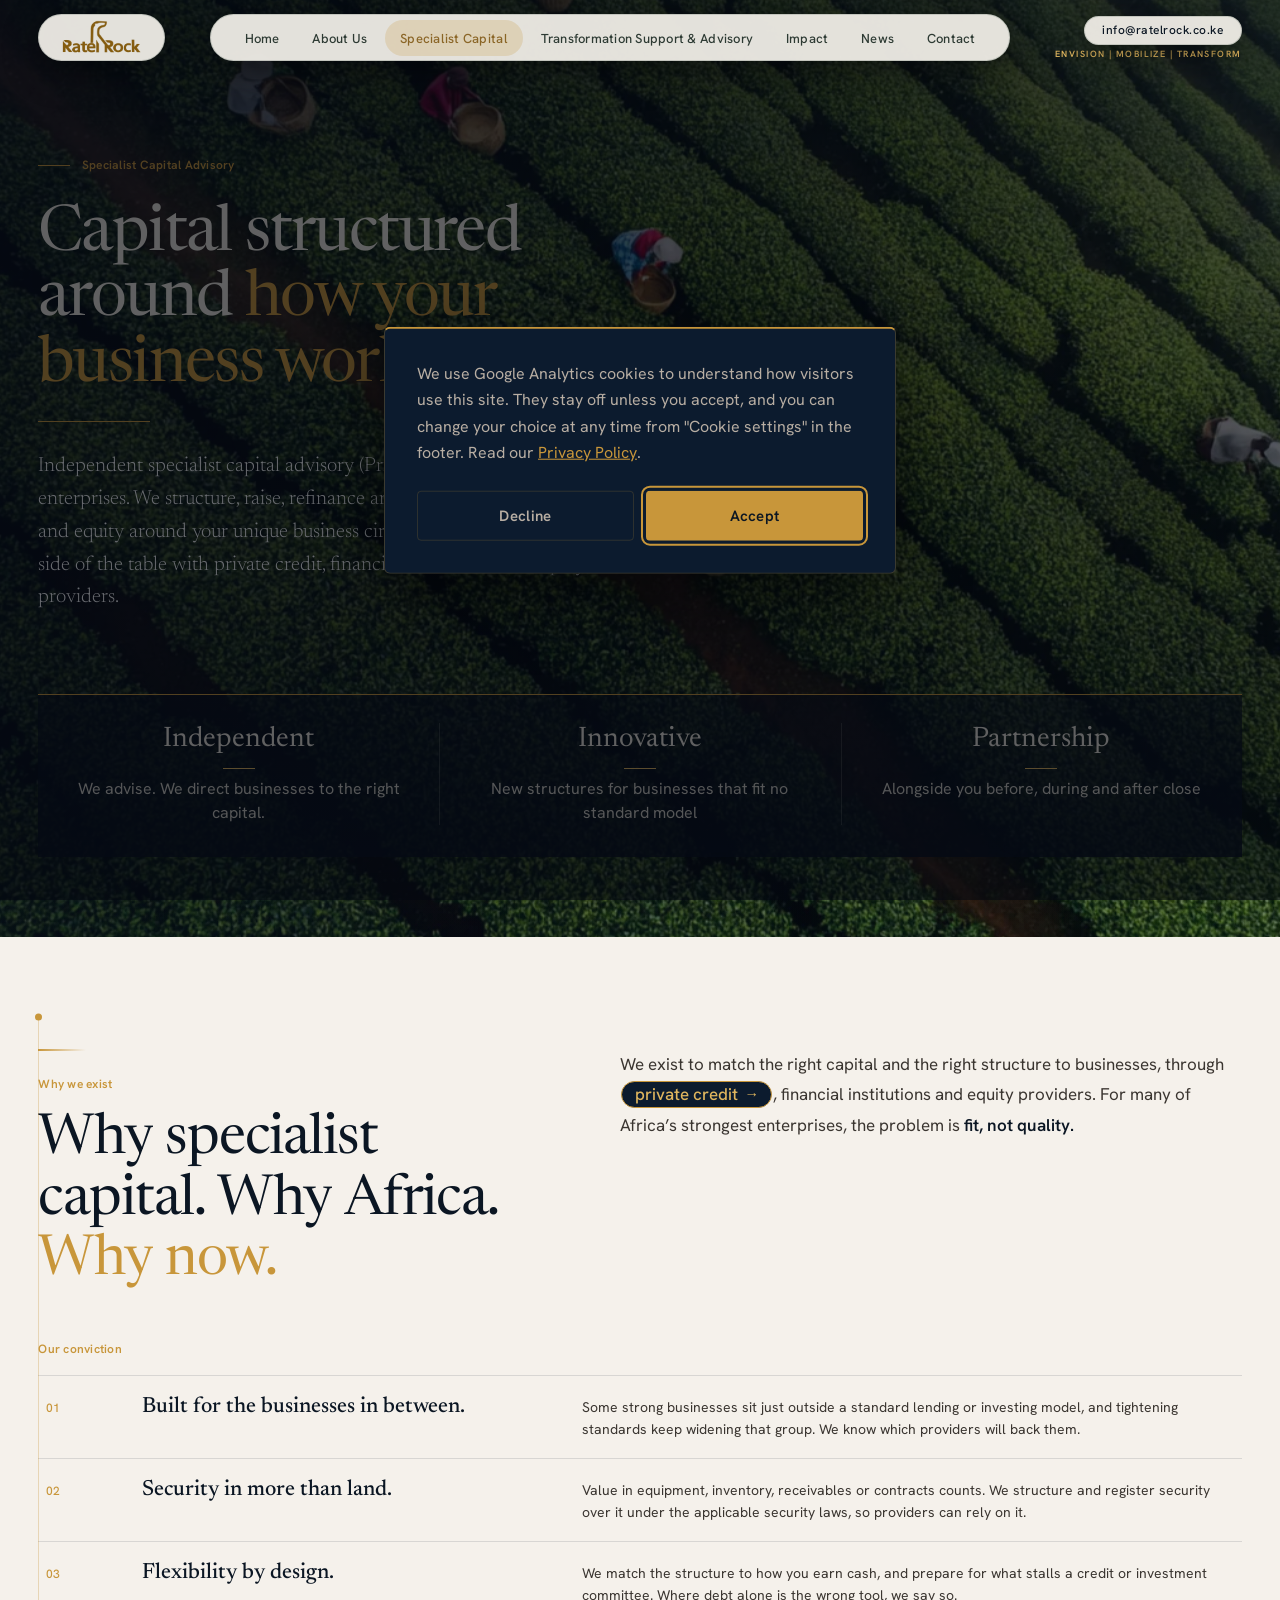
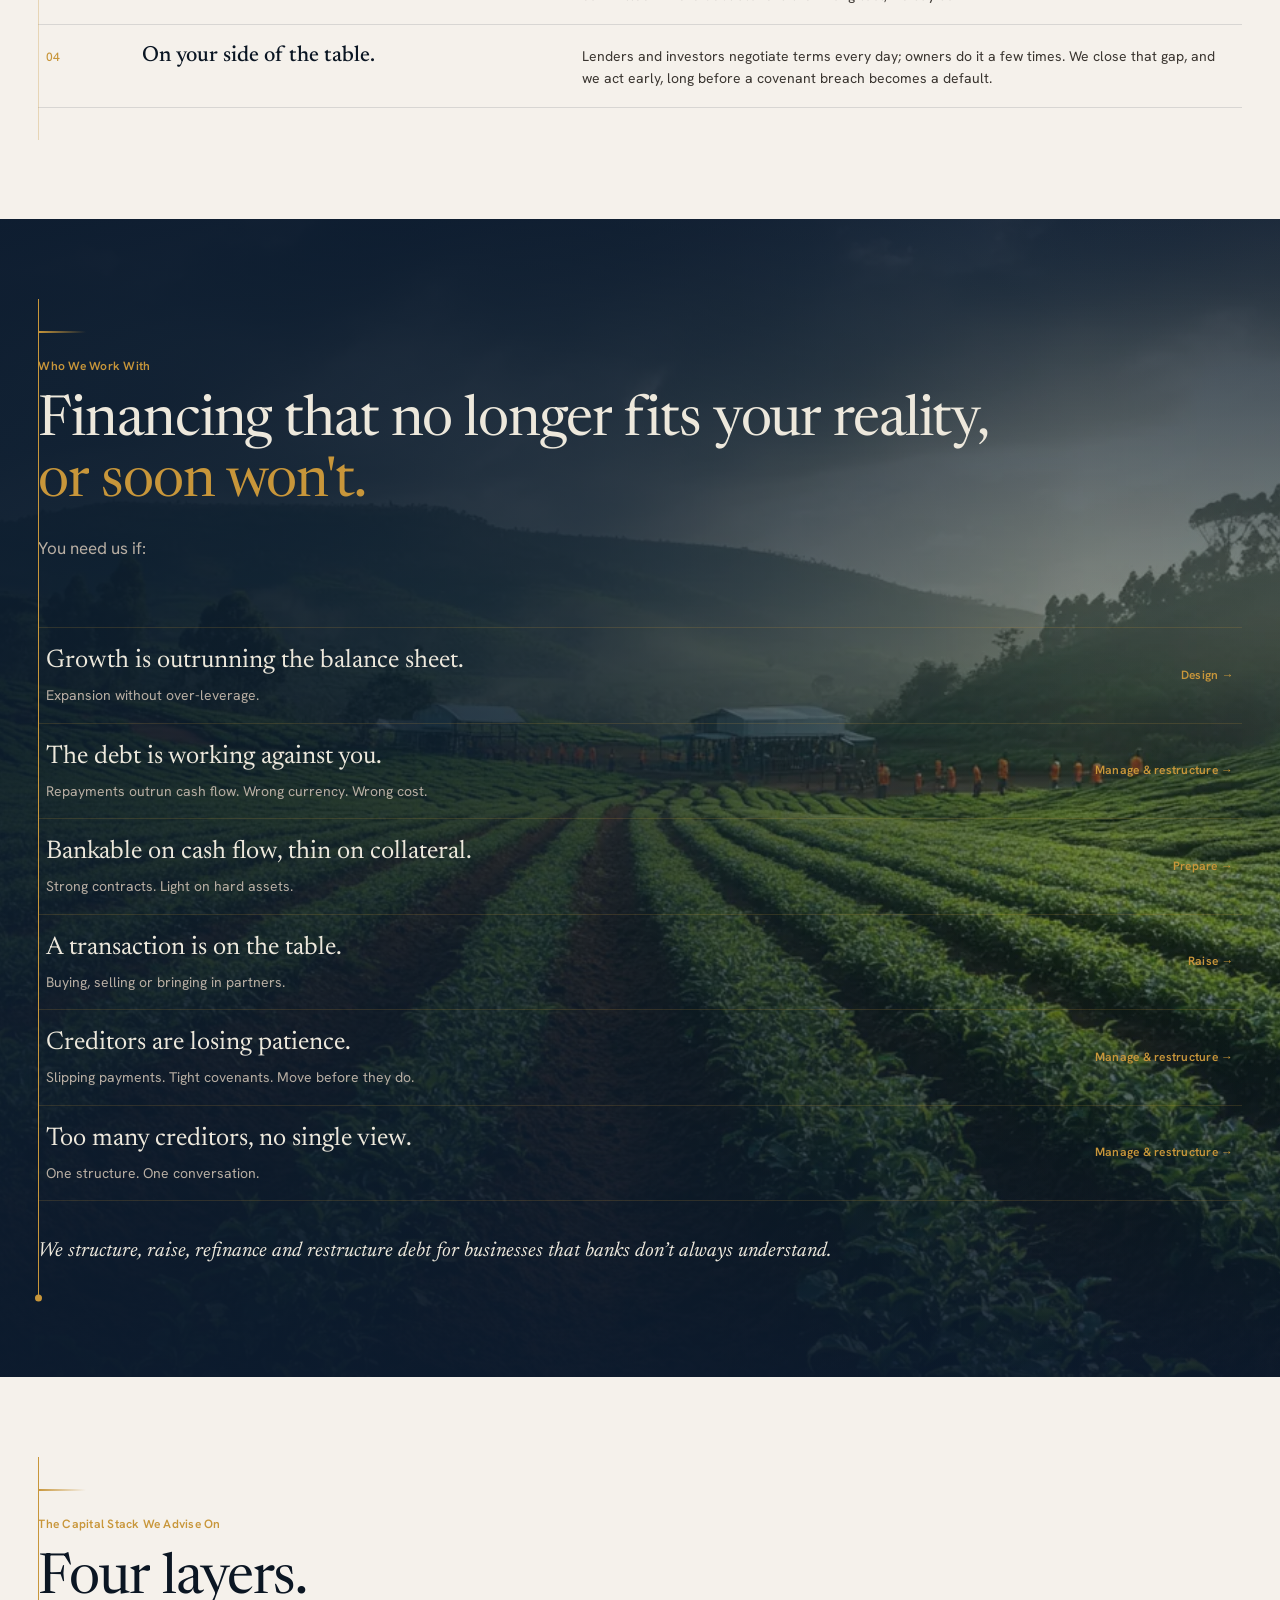
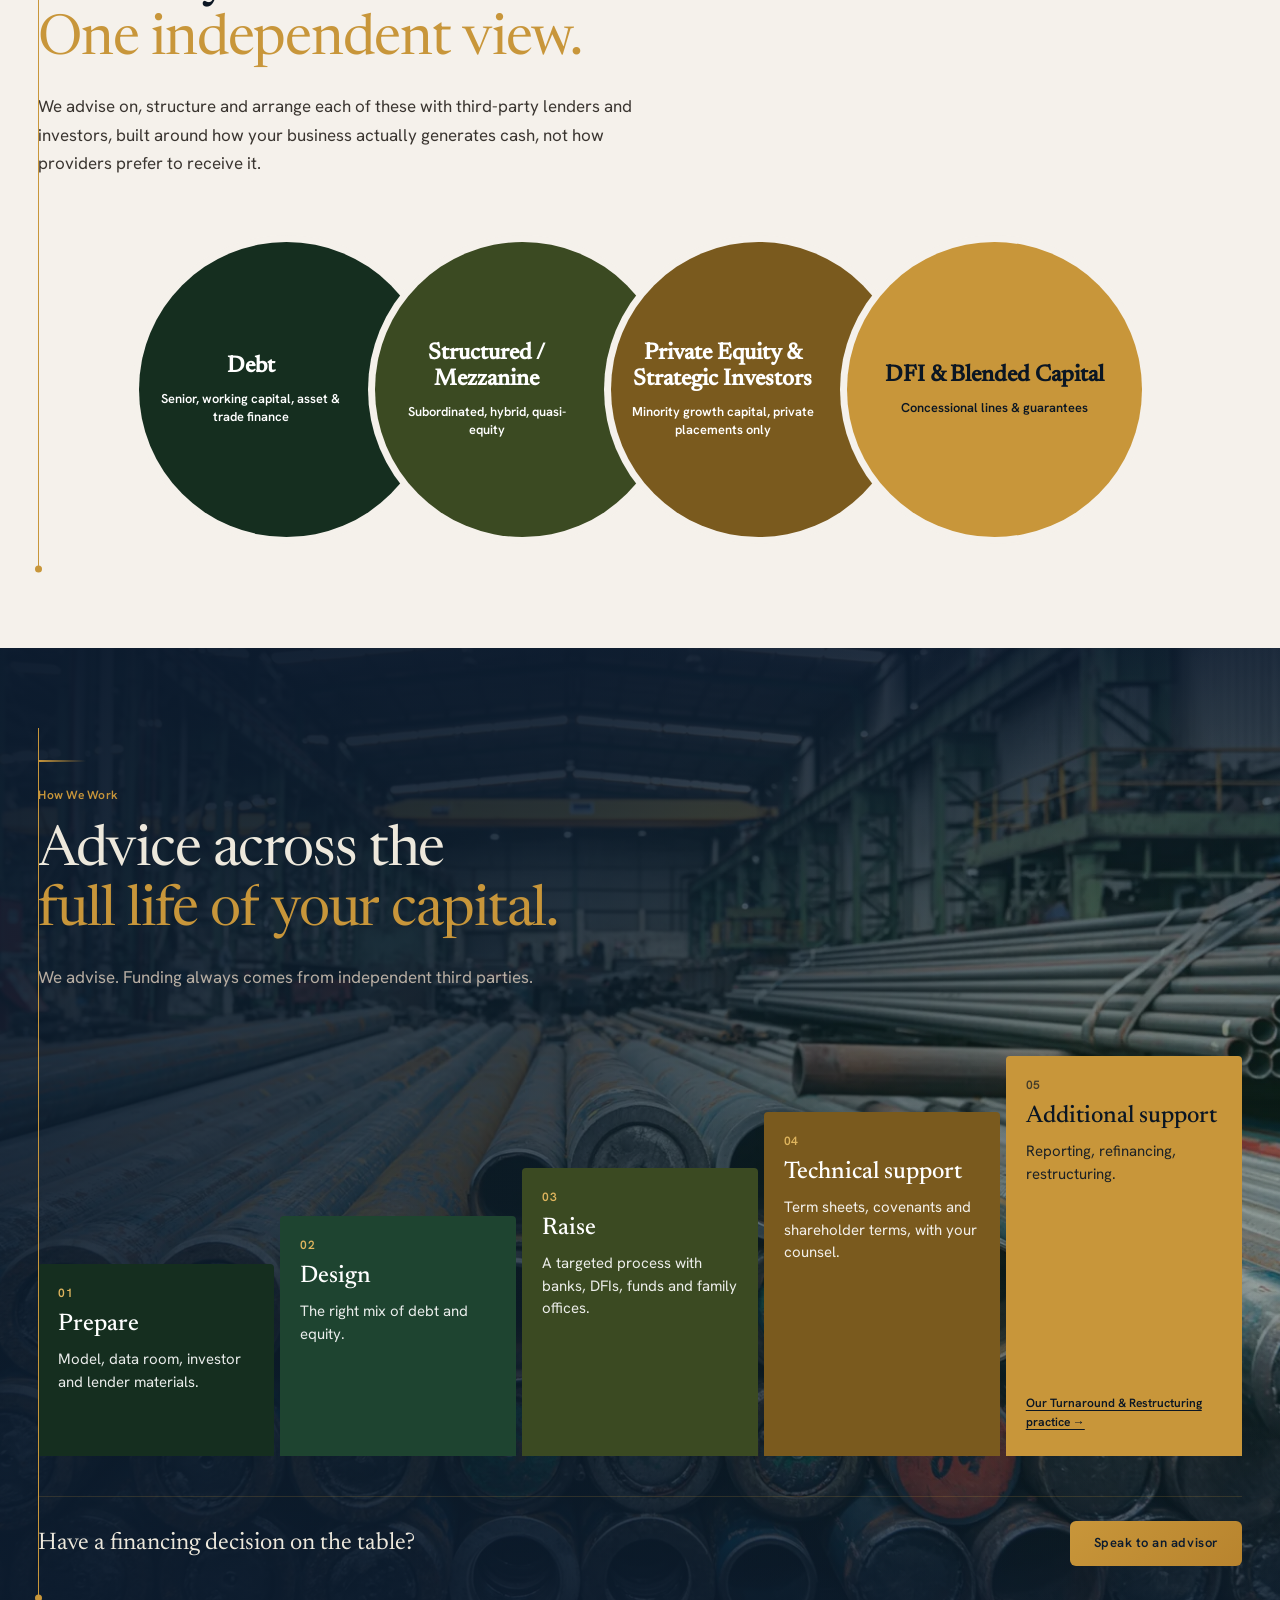
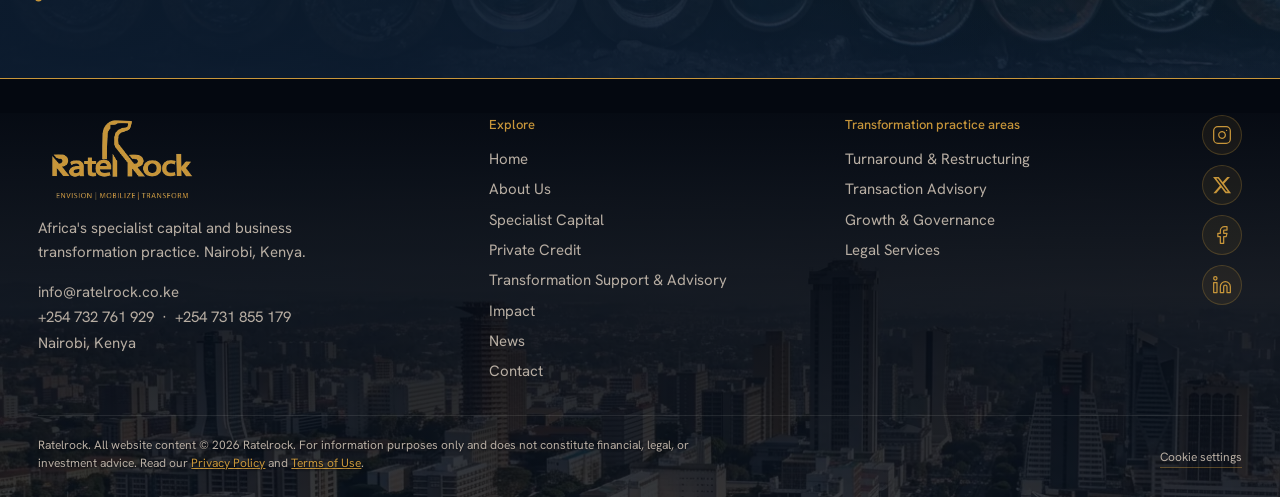
<file: special-capital.html>
<!DOCTYPE html>
<html lang="en">
<head>
  <meta charset="UTF-8" />
  <meta name="viewport" content="width=device-width, initial-scale=1.0" />
  <title>Specialist Capital Advisory, Ratelrock</title>
  <meta name="description" content="Independent specialist capital advisory (Private Credit, Equity &amp; Debt) for enterprises. We structure, raise, refinance and restructure debt, mezzanine and equity around your unique business circumstances. We do not lend or manage funds." />
  <link rel="canonical" href="https://www.ratelrock.com/special-capital" />
  <!-- Open Graph -->
  <meta property="og:type" content="website" />
  <meta property="og:site_name" content="Ratelrock" />
  <meta property="og:title" content="Specialist Capital Advisory | Ratelrock" />
  <meta property="og:description" content="Independent specialist capital advisory (Private Credit, Equity &amp; Debt) for enterprises. We structure, raise, refinance and restructure debt, mezzanine and equity around your unique business circumstances. We do not lend or manage funds." />
  <meta property="og:url" content="https://www.ratelrock.com/special-capital" />
  <meta property="og:image" content="https://www.ratelrock.com/images/og/ratelrock-og.jpg" />
  <meta property="og:image:width" content="1200" />
  <meta property="og:image:height" content="630" />
  <!-- Twitter Card -->
  <meta name="twitter:card" content="summary_large_image" />
  <meta name="twitter:title" content="Specialist Capital Advisory | Ratelrock" />
  <meta name="twitter:description" content="Independent specialist capital advisory (Private Credit, Equity &amp; Debt) for enterprises. We structure, raise, refinance and restructure debt, mezzanine and equity around your unique business circumstances. We do not lend or manage funds." />
  <meta name="twitter:image" content="https://www.ratelrock.com/images/og/ratelrock-og.jpg" />
  <link rel="icon" href="favicon.png" type="image/png" sizes="32x32" />
  <link rel="icon" href="favicon.svg" type="image/svg+xml" />
  <link rel="icon" href="favicon.ico" sizes="32x32" />
  <link rel="preload" href="fonts/hanken-grotesk-normal-300.woff2" as="font" type="font/woff2" crossorigin />
  <link rel="preload" href="fonts/newsreader-normal-300.woff2" as="font" type="font/woff2" crossorigin />
  <link rel="stylesheet" href="css/fonts.css?v=1" />
  <link rel="stylesheet" href="css/style.css?v=d8" />
  <link rel="stylesheet" href="css/nav-float.css?v=9" />
  <link rel="stylesheet" href="css/motion.css?v=6" />
  <link rel="stylesheet" href="css/ledger.css?v=8" />
  <style>
    /* ===== PC HERO - TALLER + METRICS ROW ===== */
    .pc-hero { min-height: 100vh; min-height: 100svh; display: flex; flex-direction: column; justify-content: center; }
    .pc-hero .container { display: flex; flex-direction: column; gap: 0; }
    .hero-metrics {
      display: grid;
      grid-template-columns: repeat(3, minmax(0, 1fr));
      margin-top: 3.5rem;
      background: linear-gradient(0deg, rgba(7,14,26,0.86) 0%, rgba(7,14,26,0.62) 100%);
      border-top: 1px solid var(--c-gold);
    }
    .hero-metric-card {
      position: relative;
      padding: 1.75rem 2rem 2rem;
      text-align: center;
    }
    .hero-metric-card + .hero-metric-card::before {
      content: ""; position: absolute; left: 0; top: 1.75rem; bottom: 2rem; width: 1px; background: rgba(237,232,220,0.16);
    }
    .hero-metric-card__value {
      font-family: var(--f-display);
      font-size: clamp(1.5rem, 2.2vw, 2rem);
      font-weight: 400;
      color: var(--c-text);
      line-height: 1.15;
      margin-bottom: 0.5rem;
    }
    .hero-metric-card__value::after {
      content: ""; display: block; width: 2rem; height: 1px; margin: 0.75rem auto 0; background: var(--c-gold-2);
      transition: width 500ms var(--ease-out);
    }
    .hero-metric-card:hover .hero-metric-card__value::after { width: 4rem; }
    .hero-metric-card__label {
      font-family: var(--f-ui);
      font-size:1rem;
      line-height: 1.5;
      font-weight: 400;
      color: rgba(237,232,220,0.88);
    }
    @media (max-width: 700px) {
      .hero-metrics { grid-template-columns: 1fr; }
      .hero-metric-card { padding: 1.25rem 1.25rem 1.25rem; }
      .hero-metric-card + .hero-metric-card::before { left: 1.25rem; right: 1.25rem; top: 0; bottom: auto; width: auto; height: 1px; }
    }

    /* ===== PRODUCT SUITE FLOATING SHAPES ===== */
    @keyframes ps-float-a {
      0%,100% { transform: rotate(-28deg) translate(0,0); }
      30%     { transform: rotate(-26deg) translate(14px,-20px); }
      65%     { transform: rotate(-30deg) translate(-10px,12px); }
    }
    @keyframes ps-float-b {
      0%,100% { transform: rotate(18deg) translate(0,0); }
      40%     { transform: rotate(20deg) translate(-18px,14px); }
      75%     { transform: rotate(16deg) translate(10px,-10px); }
    }
    @keyframes ps-float-c {
      0%,100% { transform: rotate(38deg) translate(0,0); }
      50%     { transform: rotate(36deg) translate(12px,18px); }
    }
    @keyframes ps-float-d {
      0%,100% { transform: rotate(-12deg) translate(0,0); }
      45%     { transform: rotate(-14deg) translate(-8px,-14px); }
      80%     { transform: rotate(-10deg) translate(14px,8px); }
    }
    .ps-shapes {
      position: absolute;
      inset: 0;
      overflow: hidden;
      pointer-events: none;
      z-index: 0;
    }
    .ps-shape {
      position: absolute;
      border-radius: 70px;
      will-change: transform;
    }
    /* ===== WHO WE FUND SHADER CANVAS ===== */
    #who-fund-canvas { opacity: 0; transition: opacity 1.2s ease; }
    #who-fund-canvas.ready { opacity: 1; }

    /* ===== RATELROCK DIFFERENCE FLOATING SHAPES ===== */
    .rld-shapes { position: absolute; inset: 0; overflow: hidden; pointer-events: none; z-index: 0; }
    .rld-shape  { position: absolute; border-radius: 70px; will-change: transform; }

    /* ===== WHY WE EXIST - glass cards ===== */
    .wwe-glass {
      background: rgba(255,255,255,0.55);
      backdrop-filter: blur(20px) saturate(1.5);
      -webkit-backdrop-filter: blur(20px) saturate(1.5);
      border: 1px solid rgba(255,255,255,0.8);
      border-radius: 14px;
      box-shadow: 0 4px 24px rgba(0,0,0,0.06), inset 0 1px 0 rgba(255,255,255,0.9);
      transition: box-shadow .3s ease, border-color .3s ease, transform .3s ease;
    }
    .wwe-glass:hover {
      box-shadow: 0 8px 32px rgba(0,0,0,0.1), inset 0 1px 0 rgba(255,255,255,0.9);
      border-color: rgba(200,150,58,0.4);
      transform: translateY(-2px);
    }
    @media (max-width: 768px) {
      .wwe-stats  { grid-template-columns: repeat(2,1fr) !important; }
      .wwe-market { grid-template-columns: 1fr !important; }
      .wwe-cards  { grid-template-columns: 1fr !important; }
    }

    /* ===== EDITORIAL INTRO ===== */
    .ed-grid { display: grid; grid-template-columns: 5fr 6fr; gap: 4rem; align-items: start; }
    .ed-grid .section-title { margin: 0; color: var(--c-dark-text); }
    .ed-lead { font-size: 1.0625rem; line-height: 1.8; color: var(--c-dark-text-2); }
    .ed-cols { display: grid; grid-template-columns: 1fr 1fr; gap: 3rem; padding-top: 1.75rem; border-top: 1px solid var(--c-border-light); }
    .ed-cols p { font-size:1rem; line-height: 1.8; color: var(--c-dark-text-2); }
    .conv-list { border-top: 1px solid var(--c-border-light); }
    .conv-row { position: relative; display: grid; grid-template-columns: 4rem 1fr 1.6fr; gap: 2rem; padding: 1.1rem 0.5rem; border-bottom: 1px solid var(--c-border-light); align-items: baseline; }
    .conv-row::before { content: ''; position: absolute; inset: 0; background: var(--c-gold-bg); opacity: 0; transition: opacity 400ms var(--ease-out); pointer-events: none; }
    .conv-row::after { content: ''; position: absolute; left: 0; top: 0; bottom: 0; width: 2px; background: var(--c-gold); transform: scaleY(0); transform-origin: center; transition: transform 400ms var(--ease-out); pointer-events: none; }
    .conv-row > * { position: relative; z-index: 1; transition: transform 400ms var(--ease-out); will-change: transform; }
    .conv-row:hover::before { opacity: 1; }
    .conv-row:hover::after { transform: scaleY(1); }
    .conv-row:hover > * { transform: translateX(10px); }
    @media (prefers-reduced-motion: reduce) { .conv-row::before, .conv-row::after, .conv-row > * { transition: none; } .conv-row:hover > * { transform: none; } }
    .conv-row__n { font-family: var(--f-ui); font-size: 0.75rem; font-weight:500; letter-spacing:0.02em; color: var(--c-gold); }
    .conv-row h3 { font-family: var(--f-display); font-size: 1.375rem; font-weight: 500; line-height: 1.2; color: var(--c-dark-text); }
    .conv-row p { font-size: 0.875rem; line-height: 1.6; color: var(--c-dark-text-2); }

    /* ===== INLINE LINK TO THE PRIVATE CREDIT PAGE ===== */
    .pc-link { display: inline-flex; align-items: center; gap: 0.4em; padding: 0.05em 0.7em 0.05em 0.75em; margin: 0 0.05em; border: 1px solid var(--c-gold); border-radius: 999px; background: #0C1B2E; color: var(--c-gold-2); font: inherit; font-weight: 500; line-height: 1.35; cursor: pointer; text-decoration: none; transition: background 350ms var(--ease-out), color 350ms var(--ease-out), box-shadow 350ms var(--ease-out), transform 350ms var(--ease-out); }
    .pc-link::after { content: '→'; display: inline-block; font-family: var(--f-ui); font-size: 0.85em; line-height: 1; transition: transform 350ms var(--ease-out); }
    .pc-link:hover, .pc-link:focus-visible { background: var(--c-gold); color: #0C1B2E; box-shadow: 0 6px 18px rgba(200,150,58,0.35); transform: translateY(-1px); }
    .pc-link:hover::after, .pc-link:focus-visible::after { transform: translateX(3px); }
    .pc-link:focus-visible { outline: 2px solid var(--c-gold); outline-offset: 3px; }

    @media (prefers-reduced-motion: reduce) { .pc-link, .pc-link::after { transition: none; } }

    /* ===== CAPITAL CIRCLES ===== */
    .cs-row { display: flex; align-items: flex-start; justify-content: center; width: 100%; max-width: 1180px; margin: 2.5rem auto 0; }
    .cs-orb { flex: 0 0 25%; width: 25%; aspect-ratio: 1; margin-left: -5%; border-radius: 50%; display: flex; align-items: center; justify-content: flex-start; color: #fff; box-shadow: 0 0 0 7px #F5F1EB; box-sizing: border-box; }
    .cs-orb:first-child { margin-left: 0; }
    .cs-orb__in { width: 64%; margin-left: 6%; text-align: center; }
    .cs-orb:last-child { justify-content: center; }
    .cs-orb:last-child .cs-orb__in { width: 76%; margin-left: 0; }
    .cs-orb--debt { background: #152E1F; z-index: 1; }
    .cs-orb--mezz { background: #3B4A22; z-index: 2; }
    .cs-orb--eq { background: #7A5A1E; z-index: 3; }
    .cs-orb--dfi { background: var(--c-gold); color: var(--c-dark-text); z-index: 4; }
    .cs-orb h3 { font-family: var(--f-display); font-weight: 700; font-size: clamp(1.125rem, 1.8vw, 1.625rem); line-height: 1.15; margin: 0 0 0.6rem; }
    .cs-orb__tag { font-family: var(--f-ui); font-weight: 600; font-size: clamp(0.6875rem, 1vw, 0.8125rem); line-height: 1.4; margin: 0; }
    .cs-orb__rule { display: block; width: 60%; height: 1px; background: currentColor; opacity: 0.35; margin: 0.55rem auto; }
    .cs-orb__body { font-family: var(--f-display); font-weight: 600; font-size: clamp(0.8125rem, 1.2vw, 1.0625rem); line-height: 1.3; margin: 0; }
    @media (max-width: 820px) {
      .cs-row { flex-direction: column; align-items: center; }
      .cs-orb { flex: none; width: min(21rem, 94%); margin-left: 0; margin-top: -1rem; justify-content: center; }
      .cs-orb:first-child { margin-top: 0; }
      .cs-orb__in, .cs-orb:last-child .cs-orb__in { width: 78%; margin-left: 0; }
      .cs-orb h3 { font-size: 1.375rem; } .cs-orb__tag { font-size: 0.8125rem; } .cs-orb__body { font-size: 1.0625rem; }
    }

    /* ===== LIFE-OF-DEBT TIMELINE ===== */

    /* ===== SERVICES MASTER / DETAIL ===== */
    /* ===== HOW WE WORK STAIRCASE ===== */
    .stairs { list-style: none; display: flex; align-items: flex-end; gap: 6px; height: 25rem; margin: 2.5rem 0 0; padding: 0; }
    .stair { flex: 1 1 0; min-width: 0; height: var(--h); background: var(--c); color: #fff; border-radius: 4px 4px 0 0; padding: 1.25rem 1.25rem 1.5rem; display: flex; flex-direction: column; scroll-margin-top: 7rem; }
    .stair__n { font-family: var(--f-ui); font-size: 0.75rem; font-weight: 600; letter-spacing: 0.04em; color: var(--c-gold-2); margin-bottom: 0.5rem; }
    .stair h3 { font-family: var(--f-display); font-weight: 500; font-size: 1.5rem; line-height: 1.15; margin: 0 0 0.6rem; color: inherit; }
    .stair p { font-size: 0.9375rem; line-height: 1.5; margin: 0; color: inherit; opacity: 0.9; }
    .stair__link { margin-top: auto; padding-top: 1rem; font-family: var(--f-ui); font-size: 0.75rem; font-weight: 600; color: var(--c-dark-text); text-decoration: underline; text-underline-offset: 3px; }
    .stair--gold { color: var(--c-dark-text); }
    .stair--gold .stair__n { color: var(--c-dark-text); opacity: 0.7; }
    .stair:target { box-shadow: 0 0 0 2px var(--c-gold-2); }
    @media (max-width: 900px) {
      .stairs { flex-direction: column; align-items: flex-start; height: auto; gap: 6px; }
      .stair { height: auto; width: calc(55% + var(--w, 0%)); flex: none; border-radius: 4px; }
      .stair:nth-child(1) { --w: 0%; } .stair:nth-child(2) { --w: 11%; } .stair:nth-child(3) { --w: 22%; } .stair:nth-child(4) { --w: 33%; } .stair:nth-child(5) { --w: 45%; }
    }
    @media (max-width: 560px) { .stair { width: 100% !important; } .stair h3 { font-size: 1.375rem; } }
    /* ===== SCROLL ANIMATION (minimal) ===== */
    .anim-js .cs-orb, .anim-js .stair { opacity: 0; transform: translateY(12px); }
    .anim-js .cs-row.is-in .cs-orb, .anim-js .stairs.is-in .stair { opacity: 1; transform: none; transition: opacity 500ms ease, transform 500ms ease; transition-delay: calc(var(--k, 1) * 70ms); }
    .cs-orb:nth-child(1), .stair:nth-child(1) { --k: 0; } .cs-orb:nth-child(2), .stair:nth-child(2) { --k: 1; } .cs-orb:nth-child(3), .stair:nth-child(3) { --k: 2; } .cs-orb:nth-child(4), .stair:nth-child(4) { --k: 3; } .stair:nth-child(5) { --k: 4; }
    .svc-cta { display: flex; align-items: center; justify-content: space-between; gap: 1.5rem; flex-wrap: wrap; margin-top: 2.5rem; padding-top: 1.5rem; border-top: 1px solid var(--c-border); }
    .svc-cta p { font-family: var(--f-display); font-size: 1.5rem; color: var(--c-text); }

    /* ===== CAPITAL STACK ===== */
    .stack { display: grid; grid-template-columns: 1fr; gap: 1.75rem; margin-top: 2rem; }
    .stack-axis { position: relative; display: flex; flex-direction: column; justify-content: space-between; padding-right: 1.25rem; text-align: right; font-family: var(--f-ui); font-size:0.75rem; font-weight: 600; letter-spacing:0.02em; color: var(--c-dark-text-2); }
    .stack-axis::after { content: ''; position: absolute; right: 0; top: 0; bottom: 0; width: 1px; background: linear-gradient(180deg, var(--c-green-2), var(--c-gold)); }
    .stack-bands { display: flex; flex-direction: column; gap: 0.5rem; }
    .stack-band { display: grid; grid-template-columns: 1fr 1.6fr; gap: 2rem; align-items: center; padding: 1rem 1.5rem; border-radius: 10px; color: #fff; transition: transform 400ms var(--ease-out), box-shadow 400ms var(--ease-out), border-color 400ms var(--ease-out); will-change: transform; }
    .stack-band:hover { transform: translateX(10px); box-shadow: 0 12px 28px rgba(0,0,0,0.2); }
    .stack-band h3 { font-family: var(--f-display); font-size: 1.5rem; font-weight: 500; line-height: 1.2; margin-bottom: 0.25rem; }
    .stack-band__tag { font-family: var(--f-ui); font-size:0.75rem; font-weight:500; letter-spacing:0.02em; opacity: 0.8; }
    .stack-band p { font-size: 0.875rem; line-height: 1.55; }
    .stack-band--1 { background: #152E1F; }
    .stack-band--2 { background: #1E4430; }
    .stack-band--3 { background: #7A5A1E; }
    .stack-band--eq { background: var(--c-gold); color: var(--c-dark-text); }
    .stack-band--4 { background: transparent; color: var(--c-dark-text); border: 1px dashed var(--c-gold); }
    .stack-note { margin-top: 1.25rem; font-size: 0.875rem; line-height: 1.7; color: var(--c-dark-text-2); max-width: 760px; }

    /* ===== SITUATION ROWS ===== */
    .sit-list { margin-top: 2rem; border-top: 1px solid var(--c-border); }
    .sit-close { margin: 2.25rem 0 0; font-family: var(--f-display); font-style: italic; font-size: clamp(1.125rem, 1.6vw, 1.375rem); line-height: 1.4; color: var(--c-text); }
    .sit-row { position: relative; display: grid; grid-template-columns: 1fr auto; gap: 2rem; align-items: center; padding: 1rem 0.5rem; border-bottom: 1px solid var(--c-border); }
    .sit-row::before { content: ''; position: absolute; inset: 0; background: var(--c-gold-bg); opacity: 0; transition: opacity 400ms var(--ease-out); pointer-events: none; }
    .sit-row::after { content: ''; position: absolute; left: 0; top: 0; bottom: 0; width: 2px; background: var(--c-gold); transform: scaleY(0); transform-origin: center; transition: transform 400ms var(--ease-out); pointer-events: none; }
    .sit-row > * { position: relative; z-index: 1; }
    .sit-row__q, .sit-row__a { transition: transform 400ms var(--ease-out); will-change: transform; }
    .sit-row:hover::before, .sit-row:focus-visible::before { opacity: 1; }
    .sit-row:hover::after, .sit-row:focus-visible::after { transform: scaleY(1); }
    .sit-row:hover .sit-row__q, .sit-row:focus-visible .sit-row__q { transform: translateX(14px); }
    .sit-row__q { font-family: var(--f-display); font-size: clamp(1.25rem, 2vw, 1.75rem); line-height:1.35; color: var(--c-text); }
    .sit-row__q small { display: block; margin-top: 0.35rem; font-family: var(--f-body); font-size: 0.875rem; line-height: 1.6; color: var(--c-text-2); transition: color 400ms ease; }
    .sit-row:hover .sit-row__q small { color: var(--c-text); }
    .sit-row__a { font-family: var(--f-ui); font-size: 0.75rem; font-weight: 600; letter-spacing:0.02em; white-space: nowrap; color: var(--c-gold); }

    @media (max-width: 900px) {
      .ed-grid, .ed-cols { grid-template-columns: 1fr; gap: 1.5rem; }
      .conv-row { grid-template-columns: 2.5rem 1fr; gap: 0.5rem 1rem; }
      .conv-row p { grid-column: 2; }
      .stack { grid-template-columns: 1fr; }
      .stack-axis { display: none; }
      .stack-band { grid-template-columns: 1fr; gap: 0.75rem; }
      .sit-row { grid-template-columns: 1fr; gap: 0.75rem; }
    }


    /* ===== HERO BACKGROUND CAROUSEL ===== */
    .hero-bg-carousel {
      position: absolute;
      inset: 0;
      z-index: 0;
      overflow: hidden;
    }
    .hero-bg-carousel__slide {
      position: absolute;
      inset: 0;
      background-size: cover;
      background-position: center;
      opacity: 0;
      transition: opacity 1.5s ease-in-out;
    }
    .hero-bg-carousel__slide.active { opacity: 0.75; }
    .hero-bg-carousel__overlay {
      position: absolute;
      inset: 0;
      background: linear-gradient(160deg, rgba(7,14,26,0.78) 0%, rgba(7,14,26,0.38) 50%, rgba(7,14,26,0.72) 100%);
      z-index: 1;
      pointer-events: none;
    }

    /* ===== FOCUS SECTORS CAROUSEL ===== */
    .fs-carousel {
      position: relative;
      width: 100%;
      height: 220px;
      overflow: hidden;
    }
    .fs-carousel__track {
      display: flex;
      height: 100%;
      transition: transform 0.7s cubic-bezier(0.4,0,0.2,1);
    }
    .fs-carousel__slide {
      position: relative;
      min-width: 100%;
      width: 100%;
      max-width: 100%;
      height: 100%;
      flex-shrink: 0;
      overflow: hidden;
    }
    .fs-carousel__slide img {
      width: 100%;
      height: 100%;
      object-fit: cover;
      object-position: center;
      display: block;
    }
    .fs-carousel__overlay {
      position: absolute;
      inset: 0;
      background: linear-gradient(105deg, rgba(7,14,26,0.75) 0%, rgba(7,14,26,0.4) 55%, rgba(7,14,26,0.15) 100%);
      pointer-events: none;
    }
    .fs-carousel__content {
      position: absolute;
      inset: 0;
      display: flex;
      align-items: center;
      padding: 0 clamp(1.25rem, 3vw, 3.5rem);
    }
    .fs-carousel__btn {
      position: absolute;
      top: 50%;
      transform: translateY(-50%);
      z-index: 10;
      width: 44px;
      height: 44px;
      border-radius: 50%;
      background: rgba(255,255,255,0.1);
      border: 1px solid rgba(255,255,255,0.2);
      color: var(--c-text);
      display: flex;
      align-items: center;
      justify-content: center;
      cursor: pointer;
      transition: background 0.2s, border-color 0.2s;
    }
    .fs-carousel__btn:hover {
      background: rgba(200,150,58,0.25);
      border-color: rgba(200,150,58,0.5);
    }
    .fs-carousel__btn--prev { left: 1.25rem; }
    .fs-carousel__btn--next { right: 1.25rem; }
    .fs-carousel__dots {
      position: absolute;
      bottom: 1rem;
      left: 50%;
      transform: translateX(-50%);
      display: flex;
      gap: 0.5rem;
      z-index: 10;
    }
    .fs-carousel__dot {
      width: 7px;
      height: 7px;
      border-radius: 50%;
      background: rgba(255,255,255,0.35);
      border: none;
      cursor: pointer;
      transition: background 0.2s, transform 0.2s;
    }
    .fs-carousel__dot.active {
      background: var(--c-gold);
      transform: scale(1.3);
    }

    /* ===== BRIGHTER PALETTE + MOTION ===== */
    .hero-bg-carousel__slide.active { opacity: 1; }
    .hero-bg-carousel__slide { transform: scale(1); }
    .hero-bg-carousel__slide.active { animation: heroPush 24s ease-out forwards; will-change: transform; }
    @keyframes heroPush { from { transform: scale(1); } to { transform: scale(1.1); } }
    @media (prefers-reduced-motion: reduce) { .hero-bg-carousel__slide.active { animation: none; } }
    .hero-bg-carousel__overlay { background:
      linear-gradient(100deg, rgba(7,14,26,0.72) 0%, rgba(7,14,26,0.38) 42%, rgba(7,14,26,0.06) 100%),
      linear-gradient(180deg, rgba(7,14,26,0.30) 0%, rgba(7,14,26,0) 30%, rgba(7,14,26,0.35) 100%); }
    .hl { display: block; overflow: hidden; padding-bottom: 0.14em; margin-bottom: -0.14em; }
    .hl > span { display: block; }
    .motion-ready .hero-anim { animation: none !important; opacity: 0; }
    .motion-ready .hero__title.hero-anim { opacity: 1; }
    .motion-ready .hl > span { transform: translateY(115%); }


    .sit-row__a span { display: inline-block; transition: transform 400ms var(--ease-out); }
    .sit-row:hover .sit-row__a span { transform: translateX(8px); }
    @media (prefers-reduced-motion: reduce) { .sit-row::before, .sit-row::after, .sit-row__q, .sit-row__a span, .stack-band { transition: none; } .stack-band:hover { transform: none; } }


    /* ===== INTERACTIVE PARTICLE FIELD ===== */
    .pfield { position: absolute; inset: 0; width: 100%; height: 100%; z-index: 0; pointer-events: none; display: block;
      -webkit-mask-image: linear-gradient(180deg, transparent 0, #000 90px, #000 calc(100% - 90px), transparent 100%);
              mask-image: linear-gradient(180deg, transparent 0, #000 90px, #000 calc(100% - 90px), transparent 100%); }

    /* overlap neighbouring sections by 1px so no sub-pixel seam shows at the wavy breaks */
    #advisory-services, #structures, #who-we-advise { margin-top: -1px; }
    section > .container, .investor-band .container { position: relative; z-index: 1; }
    .footer { position: relative; z-index: 2; }
  </style>
</head>
<body>
<a class="skip-link" href="#main-content">Skip to main content</a>

<!-- ===== NAVIGATION ===== -->
<nav class="nav" role="navigation" aria-label="Main navigation">
  <div class="nav__inner">
    <a href="/" class="nav__logo" aria-label="Ratelrock, Home">
      <img src="images/Logos/logo.png" alt="Ratelrock" style="width:157px;height:56px;object-fit:contain;display:block;">
    </a>
    <div class="nav__pill">
      <ul class="nav__links" role="list">
      <li><a href="/"                   class="nav__link">Home</a></li>
      <li><a href="/about"                   class="nav__link">About Us</a></li>
      <li><a href="/special-capital"          class="nav__link nav__link--active">Specialist Capital</a></li>
      <li><a href="/transformation-support-advisory" class="nav__link">Transformation Support &amp; Advisory</a></li>
      <li><a href="/impact"                  class="nav__link">Impact</a></li>
      <li><a href="/news"                    class="nav__link">News</a></li>
      <li><a href="/contact"                 class="nav__link">Contact</a></li>
    </ul>
      <button class="nav__hamburger" aria-label="Open menu" aria-expanded="false">
      <span></span><span></span><span></span>
    </button>
    </div>
    <div class="nav__ctas">
      <a href="mailto:info@ratelrock.co.ke" class="nav__email" aria-label="Email Ratelrock">info@ratelrock.co.ke</a>
      <p class="nav__tagline">Envision | Mobilize | Transform</p>
    </div>
  </div>
</nav>
<nav class="mobile-nav" aria-label="Mobile navigation" style="display:none;">
  <button class="mobile-nav__close" aria-label="Close menu">?</button>
  <a href="/"                   class="mobile-nav__link">Home</a>
  <a href="/about"                   class="mobile-nav__link">About Us</a>
  <a href="/special-capital"          class="mobile-nav__link">Specialist Capital</a>
  <a href="/transformation-support-advisory" class="mobile-nav__link">Transformation Support &amp; Advisory</a>
  <a href="/impact"                  class="mobile-nav__link">Impact</a>
  <a href="/news"                    class="mobile-nav__link">News</a>
  <a href="/contact"                 class="mobile-nav__link">Contact</a>
</nav>
<main id="main-content" tabindex="-1">

<!-- ===== PAGE HERO ===== -->
<section class="page-hero pc-hero">
  <!-- Hero background carousel -->
  <div class="hero-bg-carousel" id="hbc" aria-hidden="true">
    <div class="hero-bg-carousel__slide active" style="background-image:url('images/other_images/tea.webp');"></div>
    <div class="hero-bg-carousel__overlay"></div>
  </div>
  <div class="container" style="position:relative;z-index:2;">
    <div class="page-hero__content">
      <p class="hero__label hero-anim">Specialist Capital Advisory</p>
      <h1 class="hero__title hero-anim" style="font-size:clamp(2.5rem,5vw,4.5rem);">
        <span class="hl"><span>Capital structured</span></span><span class="hl"><span>around <em>how your</em></span></span><span class="hl"><span><em>business works.</em></span></span>
      </h1>
      <p class="hero__subtitle hero-anim" style="color:#ffffff;">
        Independent specialist capital advisory (Private Credit, Equity &amp; Debt) for enterprises. We structure, raise, refinance and restructure debt, mezzanine and equity around your unique business circumstances, and we sit on your side of the table with private credit, financial institutions and equity providers.
      </p>
    </div>
    <!-- Metrics inside hero -->
    <div class="hero-metrics hero-anim">
      <div class="hero-metric-card">
        <div class="hero-metric-card__value">Independent</div>
        <div class="hero-metric-card__label">We advise. We direct businesses to the right capital.</div>
      </div>
      <div class="hero-metric-card">
        <div class="hero-metric-card__value">Innovative</div>
        <div class="hero-metric-card__label">New structures for businesses that fit no standard model</div>
      </div>
      <div class="hero-metric-card">
        <div class="hero-metric-card__value">Partnership</div>
        <div class="hero-metric-card__label">Alongside you before, during and after close</div>
      </div>
    </div>
  </div>
</section>

<!-- ===== WHY WE EXIST ===== -->
<section class="section section--light" id="intro" style="position:relative;overflow:hidden;">
  <div class="container" style="position:relative;z-index:1;">

    <div class="ed-grid">
      <div>
        <div class="gold-line"></div>
        <p class="section-eyebrow">Why we exist</p>
        <h2 class="section-title">Why specialist capital. Why Africa. <em>Why now.</em></h2>
      </div>
      <p class="ed-lead">We exist to match the right capital and the right structure to businesses, through <a href="/private-credit" class="pc-link">private credit</a>, financial institutions and equity providers. For many of Africa&rsquo;s strongest enterprises, the problem is <strong style="color:var(--c-dark-text);">fit, not quality.</strong></p>
    </div>

    <p class="section-eyebrow" style="margin:3rem 0 1rem;">Our conviction</p>
    <div class="conv-list">
      <div class="conv-row">
        <span class="conv-row__n">01</span>
        <h3>Built for the businesses in between.</h3>
        <p>Some strong businesses sit just outside a standard lending or investing model, and tightening standards keep widening that group. We know which providers will back them.</p>
      </div>
      <div class="conv-row">
        <span class="conv-row__n">02</span>
        <h3>Security in more than land.</h3>
        <p>Value in equipment, inventory, receivables or contracts counts. We structure and register security over it under the applicable security laws, so providers can rely on it.</p>
      </div>
      <div class="conv-row">
        <span class="conv-row__n">03</span>
        <h3>Flexibility by design.</h3>
        <p>We match the structure to how you earn cash, and prepare for what stalls a credit or investment committee. Where debt alone is the wrong tool, we say so.</p>
      </div>
      <div class="conv-row">
        <span class="conv-row__n">04</span>
        <h3>On your side of the table.</h3>
        <p>Lenders and investors negotiate terms every day; owners do it a few times. We close that gap, and we act early, long before a covenant breach becomes a default.</p>
      </div>
    </div>

  </div>
</section>

<!-- ===== WHO WE ADVISE ===== -->
<section class="section ledger-band" id="who-we-advise" style="--photo:url(../images/other_images/two.webp);position:relative;overflow:hidden;">
  <div class="container" style="position:relative;z-index:1;">
    <div class="section-header reveal">
      <div class="gold-line"></div>
      <p class="section-eyebrow">Who We Work With</p>
      <h2 class="section-title">Financing that no longer fits your reality,<br><em>or soon won't.</em></h2>
      <p class="section-subtitle">You need us if:</p>
    </div>
    <div class="sit-list">
      <a href="#design" class="sit-row" data-goto="design">
        <div class="sit-row__q">Growth is outrunning the balance sheet.<small>Expansion without over-leverage.</small></div>
        <span class="sit-row__a"><span>Design &rarr;</span></span>
      </a>
      <a href="#manage" class="sit-row" data-goto="manage">
        <div class="sit-row__q">The debt is working against you.<small>Repayments outrun cash flow. Wrong currency. Wrong cost.</small></div>
        <span class="sit-row__a"><span>Manage &amp; restructure &rarr;</span></span>
      </a>
      <a href="#prepare" class="sit-row" data-goto="prepare">
        <div class="sit-row__q">Bankable on cash flow, thin on collateral.<small>Strong contracts. Light on hard assets.</small></div>
        <span class="sit-row__a"><span>Prepare &rarr;</span></span>
      </a>
      <a href="#raise" class="sit-row" data-goto="raise">
        <div class="sit-row__q">A transaction is on the table.<small>Buying, selling or bringing in partners.</small></div>
        <span class="sit-row__a"><span>Raise &rarr;</span></span>
      </a>
      <a href="#manage" class="sit-row" data-goto="manage">
        <div class="sit-row__q">Creditors are losing patience.<small>Slipping payments. Tight covenants. Move before they do.</small></div>
        <span class="sit-row__a"><span>Manage &amp; restructure &rarr;</span></span>
      </a>
      <a href="#manage" class="sit-row" data-goto="manage">
        <div class="sit-row__q">Too many creditors, no single view.<small>One structure. One conversation.</small></div>
        <span class="sit-row__a"><span>Manage &amp; restructure &rarr;</span></span>
      </a>
    </div>
    <p class="sit-close">We structure, raise, refinance and restructure debt for businesses that banks don&rsquo;t always understand.</p>
  </div>
</section>

<!-- ===== THE CAPITAL STACK ===== -->
<section class="section section--light" id="structures" style="position:relative;overflow:hidden;">
  <div class="container" style="position:relative;z-index:1;">
    <div class="section-header reveal">
      <div class="gold-line"></div>
      <p class="section-eyebrow">The Capital Stack We Advise On</p>
      <h2 class="section-title" style="color:var(--c-dark-text);">Four layers.<br><em>One independent view.</em></h2>
      <p class="section-subtitle">We advise on, structure and arrange each of these with third-party lenders and investors, built around how your business actually generates cash, not how providers prefer to receive it.</p>
    </div>

    <div class="cs-row" id="csRow">
      <div class="cs-orb cs-orb--debt" style="--i:0">
        <div class="cs-orb__in">
        <h3>Debt</h3>
        <p class="cs-orb__tag">Senior, working capital, asset &amp; trade finance</p>
        </div>
      </div>
      <div class="cs-orb cs-orb--mezz" style="--i:1">
        <div class="cs-orb__in">
        <h3>Structured / Mezzanine</h3>
        <p class="cs-orb__tag">Subordinated, hybrid, quasi-equity</p>
        </div>
      </div>
      <div class="cs-orb cs-orb--eq" style="--i:2">
        <div class="cs-orb__in">
        <h3>Private Equity &amp; Strategic Investors</h3>
        <p class="cs-orb__tag">Minority growth capital, private placements only</p>
        </div>
      </div>
      <div class="cs-orb cs-orb--dfi" style="--i:3">
        <div class="cs-orb__in">
        <h3>DFI &amp; Blended Capital</h3>
        <p class="cs-orb__tag">Concessional lines &amp; guarantees</p>
        </div>
      </div>
    </div>
  </div>
</section>

<!-- ===== HOW WE WORK ===== -->
<section class="section ledger-band" id="advisory-services" style="--photo:url(../images/other_images/three.webp);position:relative;overflow:hidden;">
  <div class="container" style="position:relative;z-index:1;">
    <div class="section-header reveal">
      <div class="gold-line"></div>
      <p class="section-eyebrow">How We Work</p>
      <h2 class="section-title">Advice across the<br><em>full life of your capital.</em></h2>
      <p class="section-subtitle">We advise. Funding always comes from independent third parties.</p>
    </div>

    <ol class="stairs" id="stairs" aria-label="How we work">
      <li class="stair" id="prepare" style="--h:48%;--c:#152E1F">
        <span class="stair__n">01</span>
        <h3>Prepare</h3>
        <p>Model, data room, investor and lender materials.</p>
      </li>
      <li class="stair" id="design" style="--h:60%;--c:#1E4430">
        <span class="stair__n">02</span>
        <h3>Design</h3>
        <p>The right mix of debt and equity.</p>
      </li>
      <li class="stair" id="raise" style="--h:72%;--c:#3B4A22">
        <span class="stair__n">03</span>
        <h3>Raise</h3>
        <p>A targeted process with banks, DFIs, funds and family offices.</p>
      </li>
      <li class="stair" id="close" style="--h:86%;--c:#7A5A1E">
        <span class="stair__n">04</span>
        <h3>Technical support</h3>
        <p>Term sheets, covenants and shareholder terms, with your counsel.</p>
      </li>
      <li class="stair stair--gold" id="manage" style="--h:100%;--c:var(--c-gold)">
        <span class="stair__n">05</span>
        <h3>Additional support</h3>
        <p>Reporting, refinancing, restructuring.</p>
        <a href="transformation-support-advisory.html#turnaround" class="stair__link">Our Turnaround &amp; Restructuring practice &rarr;</a>
      </li>
    </ol>

    <div class="svc-cta">
      <p>Have a financing decision on the table?</p>
      <a href="contact.html" class="btn btn--primary">Speak to an advisor</a>
    </div>
  </div>
</section>

<!-- ===== FOOTER ===== -->
</main>
<footer class="footer" role="contentinfo">

  <div class="footer__base">
    <div class="container">
      <div class="footer__grid">
        <div class="footer__brand">
          <img src="images/Logos/footer.png" alt="Ratelrock" loading="lazy" width="170" style="width:100%;max-width:170px;height:auto;display:block;margin-bottom:0.625rem;">
          <p class="footer__desc">Africa's specialist capital and business transformation practice. Nairobi, Kenya.</p>
          <p class="footer__contact"><a href="mailto:info@ratelrock.co.ke">info@ratelrock.co.ke</a><br><a href="tel:+254732761929">+254 732 761 929</a> &nbsp;·&nbsp; <a href="tel:+254731855179">+254 731 855 179</a><br>Nairobi, Kenya</p>
        </div>
        <nav aria-label="Footer">
          <p class="footer__label">Explore</p>
          <ul class="footer__list">
            <li><a href="/">Home</a></li>
            <li><a href="/about">About Us</a></li>
            <li><a href="/special-capital">Specialist Capital</a></li>
            <li><a href="/private-credit">Private Credit</a></li>
            <li><a href="/transformation-support-advisory">Transformation Support &amp; Advisory</a></li>
            <li><a href="/impact">Impact</a></li>
            <li><a href="/news">News</a></li>
            <li><a href="/contact">Contact</a></li>
          </ul>
        </nav>
        <div>
          <p class="footer__label">Transformation practice areas</p>
          <ul class="footer__list">
            <li><a href="/transformation-support-advisory#turnaround">Turnaround &amp; Restructuring</a></li>
            <li><a href="/transformation-support-advisory#transaction">Transaction Advisory</a></li>
            <li><a href="/transformation-support-advisory#growth-governance">Growth &amp; Governance</a></li>
            <li><a href="/transformation-support-advisory#legal-services">Legal Services</a></li>
          </ul>
        </div>
        <div class="footer__social">
          <a href="https://www.instagram.com/ratelrockafrica" target="_blank" rel="noopener noreferrer" aria-label="Ratelrock on Instagram" class="footer__social-link"><svg viewBox="0 0 24 24" fill="none" stroke="currentColor" stroke-width="1.5" stroke-linecap="round" stroke-linejoin="round" aria-hidden="true"><rect x="2" y="2" width="20" height="20" rx="5" ry="5"/><path d="M16 11.37A4 4 0 1 1 12.63 8 4 4 0 0 1 16 11.37z"/><line x1="17.5" y1="6.5" x2="17.51" y2="6.5"/></svg></a>
          <a href="https://x.com/RatelrockAfrica" target="_blank" rel="noopener noreferrer" aria-label="Ratelrock on X" class="footer__social-link"><svg viewBox="0 0 24 24" fill="currentColor" aria-hidden="true"><path d="M18.244 2.25h3.308l-7.227 8.26 8.502 11.24H16.17l-5.214-6.817L4.99 21.75H1.68l7.73-8.835L1.254 2.25H8.08l4.713 6.231zm-1.161 17.52h1.833L7.084 4.126H5.117z"/></svg></a>
          <a href="https://www.facebook.com/share/19UPVhDXEk/" target="_blank" rel="noopener noreferrer" aria-label="Ratelrock on Facebook" class="footer__social-link"><svg viewBox="0 0 24 24" fill="none" stroke="currentColor" stroke-width="1.5" stroke-linecap="round" stroke-linejoin="round" aria-hidden="true"><path d="M18 2h-3a5 5 0 0 0-5 5v3H7v4h3v8h4v-8h3l1-4h-4V7a1 1 0 0 1 1-1h3z"/></svg></a>
          <a href="https://www.linkedin.com/company/ratelrockafrica/" target="_blank" rel="noopener noreferrer" aria-label="Ratelrock on LinkedIn" class="footer__social-link"><svg viewBox="0 0 24 24" fill="none" stroke="currentColor" stroke-width="1.5" stroke-linecap="round" stroke-linejoin="round" aria-hidden="true"><path d="M16 8a6 6 0 0 1 6 6v7h-4v-7a2 2 0 0 0-2-2 2 2 0 0 0-2 2v7h-4v-7a6 6 0 0 1 6-6z"/><rect x="2" y="9" width="4" height="12"/><circle cx="4" cy="4" r="2"/></svg></a>
        </div>
      </div>

      <div class="footer__bottom">
        <p class="footer__legal">Ratelrock. All website content &copy; 2026 Ratelrock. For information purposes only and does not constitute financial, legal, or investment advice. Read our <a href="/privacy-policy">Privacy Policy</a> and <a href="/terms-of-use">Terms of Use</a>.</p>
        <button type="button" class="footer__cookie" data-cookie-settings>Cookie settings</button>
      </div>
    </div>
  </div>
</footer>

<div class="cookie-banner" role="region" aria-label="Cookie notice">
  <p class="cookie-banner__text">We use Google Analytics cookies to understand how visitors use this site. They stay off unless you accept, and you can change your choice at any time from "Cookie settings" in the footer. Read our <a href="/privacy-policy">Privacy Policy</a>.</p>
  <div class="cookie-banner__actions">
    <button type="button" class="cookie-banner__btn cookie-banner__btn--decline">Decline</button>
    <button type="button" class="cookie-banner__btn cookie-banner__btn--accept">Accept</button>
  </div>
</div>
<script src="js/consent.js?v=4"></script>
<script src="js/main.js?v=2"></script>
<script src="js/nav-float.js?v=1"></script>
<script src="js/motion.js?v=5"></script>
<script>
(function () {
  var els = [document.getElementById('csRow'), document.getElementById('stairs')].filter(Boolean);
  if (!els.length || !('IntersectionObserver' in window) || window.matchMedia('(prefers-reduced-motion: reduce)').matches) return;
  document.documentElement.classList.add('anim-js');
  var io = new IntersectionObserver(function (es) {
    es.forEach(function (e) { if (e.isIntersecting) { e.target.classList.add('is-in'); io.unobserve(e.target); } });
  }, { threshold: 0.25 });
  els.forEach(function (el) { io.observe(el); });
})();
</script>

<script>
(function () {
  var canvas = document.getElementById('who-fund-canvas');
  if (!canvas) return;
  var gl = canvas.getContext('webgl') || canvas.getContext('experimental-webgl');
  if (!gl) return;

  /* ---- Vertex shader: full-screen quad ---- */
  var vertSrc = [
    'attribute vec2 a_pos;',
    'void main(){gl_Position=vec4(a_pos,0.0,1.0);}'
  ].join('\n');

  /* ---- Fragment shader: high-contrast mesh gradient ---- */
  var fragSrc = [
    'precision mediump float;',
    'uniform float u_time;',
    'uniform vec2  u_res;',
    '',
    'void main(){',
    '  vec2 uv = gl_FragCoord.xy / u_res;',
    '',
    '  // Faster wave motion',
    '  float n  = sin(uv.x*3.2 + u_time*0.55) * cos(uv.y*2.6 + u_time*0.44);',
    '  n += sin(uv.x*5.8 - u_time*0.72 + 1.4) * cos(uv.y*4.7 + u_time*0.60) * 0.60;',
    '  n += sin((uv.x+uv.y)*4.4 + u_time*0.48) * 0.40;',
    '  n  = clamp(n*0.50 + 0.50, 0.0, 1.0);',
    '',
    '  // Deep navy ? mid navy ? lighter navy - matches the segment card palette',
    '  vec3 c0 = vec3(0.027, 0.055, 0.102);',  // #070E1A - deepest navy (base bg)
    '  vec3 c1 = vec3(0.085, 0.130, 0.220);',  // #162038 - lighter navy blue
    '  vec3 c2 = vec3(0.051, 0.094, 0.161);',  // #0D1829 - mid navy (card bg)
    '',
    '  vec3 col = mix(c0, c1, n);',
    '  float sweep = sin(uv.x*1.8 + u_time*0.38)*0.5+0.5;',
    '  col = mix(col, c2, sweep*0.55);',
    '',
    '  // No shimmer',
    '  float shimmer = 0.0;',
    '  col += shimmer;',
    '',
    '  gl_FragColor = vec4(col, 1.0);',
    '}'
  ].join('\n');

  function compile(type, src) {
    var s = gl.createShader(type);
    gl.shaderSource(s, src); gl.compileShader(s); return s;
  }

  var prog = gl.createProgram();
  gl.attachShader(prog, compile(gl.VERTEX_SHADER,   vertSrc));
  gl.attachShader(prog, compile(gl.FRAGMENT_SHADER, fragSrc));
  gl.linkProgram(prog);
  gl.useProgram(prog);

  var buf = gl.createBuffer();
  gl.bindBuffer(gl.ARRAY_BUFFER, buf);
  gl.bufferData(gl.ARRAY_BUFFER,
    new Float32Array([-1,-1, 1,-1, -1,1, 1,1]), gl.STATIC_DRAW);

  var aPos  = gl.getAttribLocation(prog, 'a_pos');
  gl.enableVertexAttribArray(aPos);
  gl.vertexAttribPointer(aPos, 2, gl.FLOAT, false, 0, 0);

  var uTime = gl.getUniformLocation(prog, 'u_time');
  var uRes  = gl.getUniformLocation(prog, 'u_res');

  function resize() {
    canvas.width  = canvas.offsetWidth;
    canvas.height = canvas.offsetHeight;
    gl.viewport(0, 0, canvas.width, canvas.height);
  }
  window.addEventListener('resize', resize);
  resize();

  // Fade in once first frame is drawn
  var faded = false;
  var start = performance.now();

  function render() {
    var t = (performance.now() - start) / 1000;
    gl.uniform1f(uTime, t);
    gl.uniform2f(uRes, canvas.width, canvas.height);
    gl.drawArrays(gl.TRIANGLE_STRIP, 0, 4);
    if (!faded) { canvas.classList.add('ready'); faded = true; }
    requestAnimationFrame(render);
  }
  render();
})();
</script>

<script src="js/ledger.js?v=1"></script>
</body>
</html>
</file>
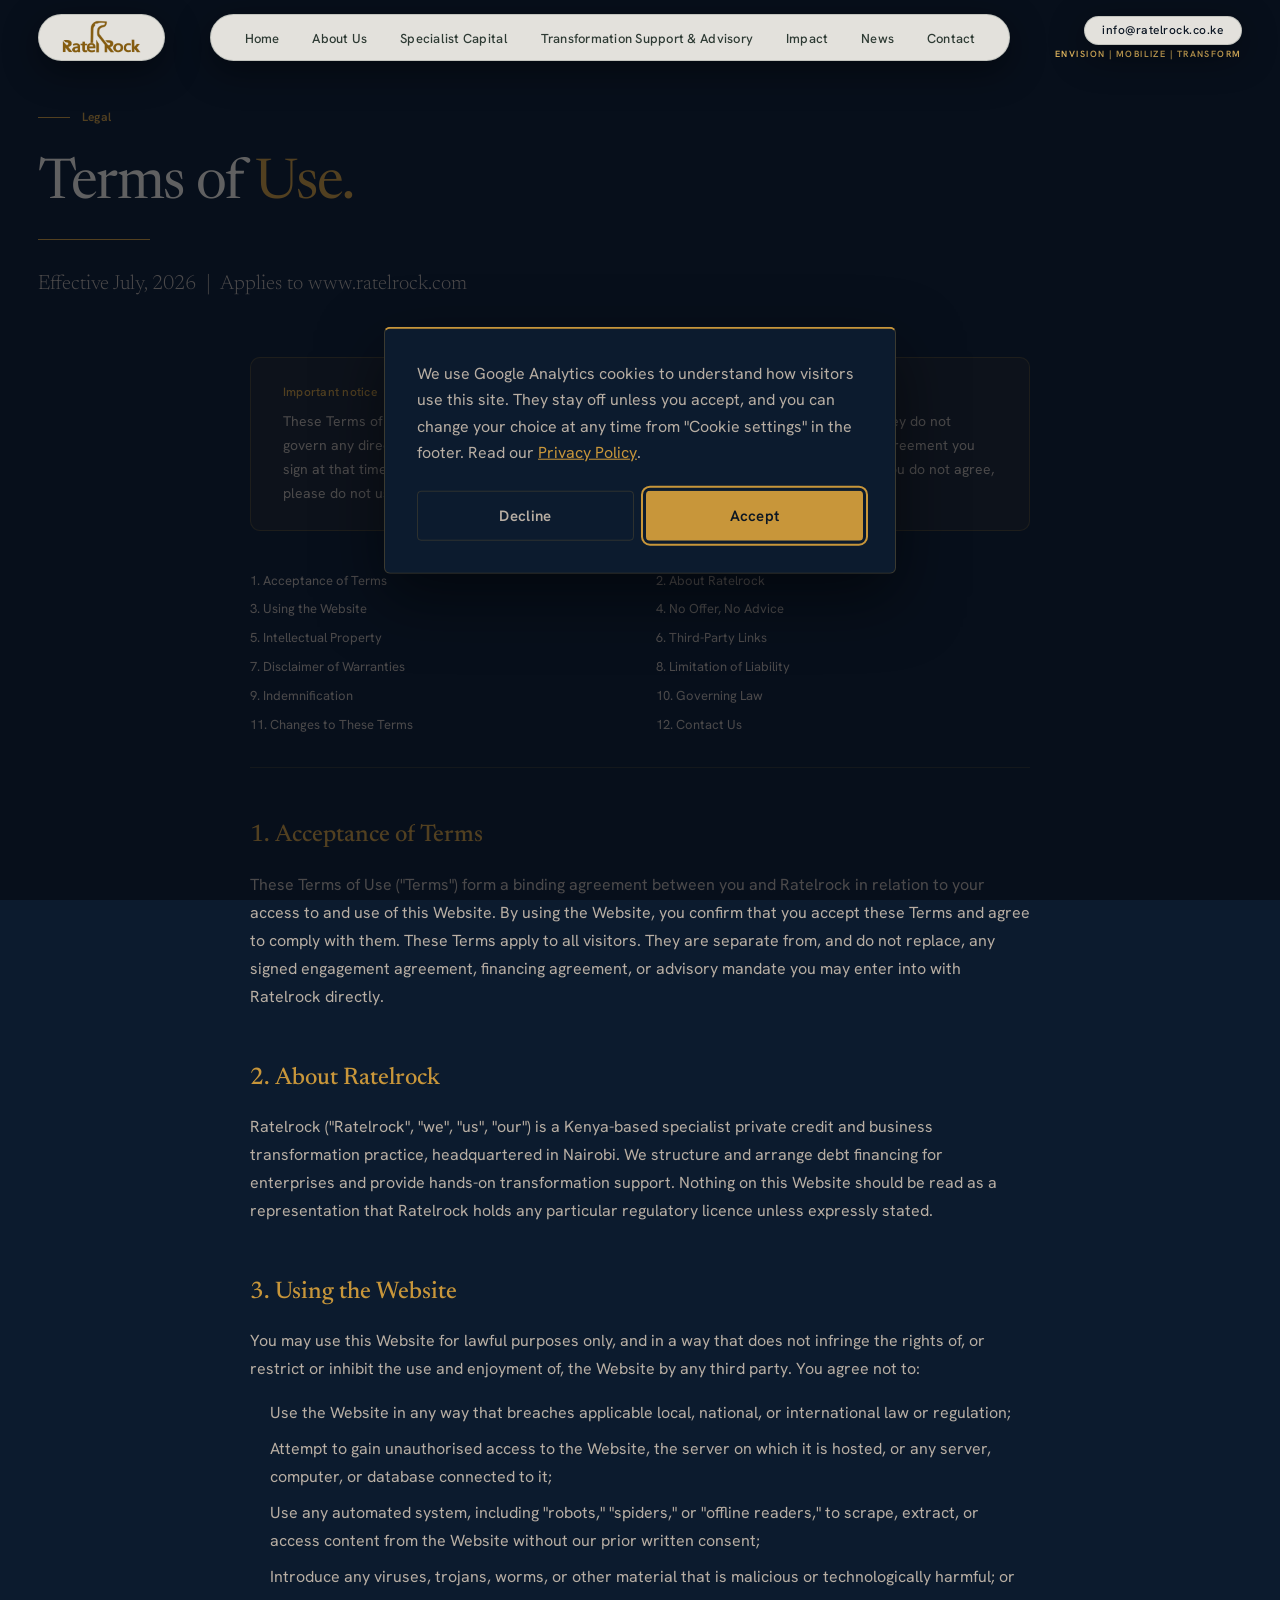
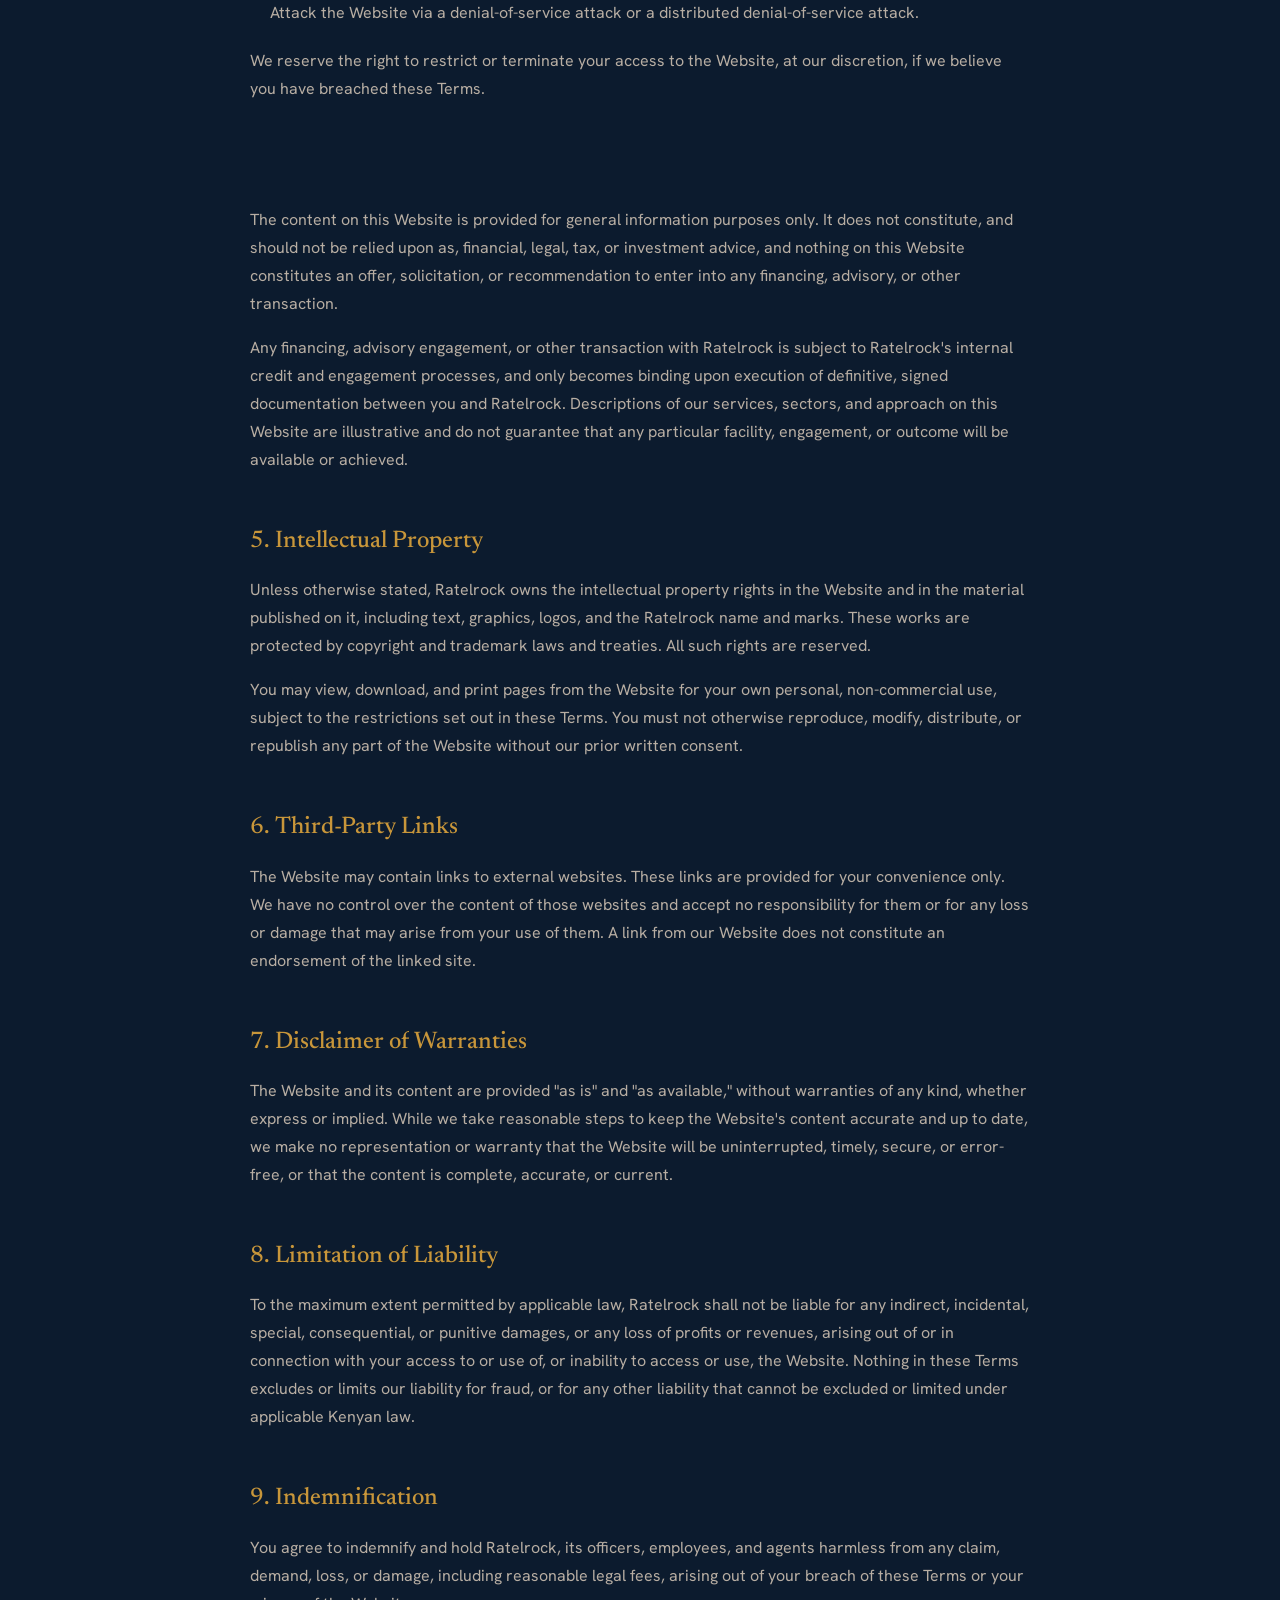
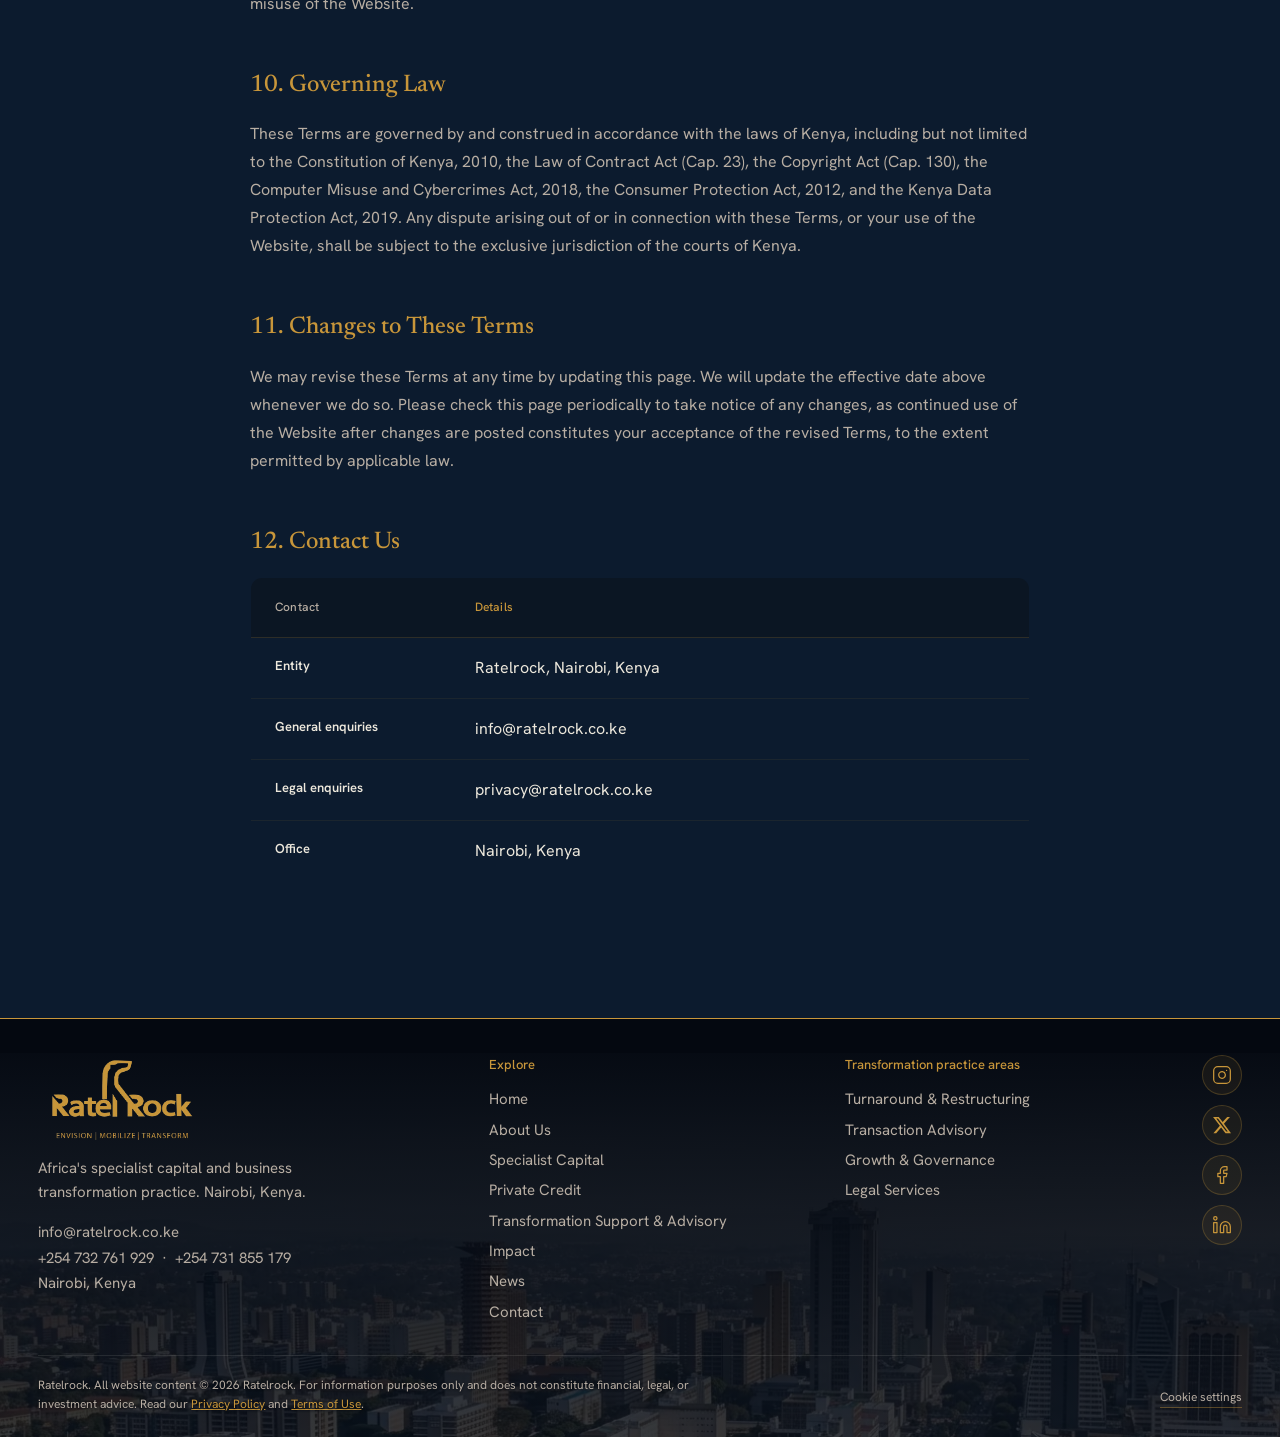
<file: terms-of-use.html>
<!DOCTYPE html>
<html lang="en">
<head>
  <meta charset="UTF-8" />
  <meta name="viewport" content="width=device-width, initial-scale=1.0" />
  <title>Terms of Use, Ratelrock</title>
  <meta name="description" content="The terms governing your use of the Ratelrock website, www.ratelrock.com." />
  <link rel="canonical" href="https://www.ratelrock.com/terms-of-use" />
  <!-- Open Graph -->
  <meta property="og:type" content="website" />
  <meta property="og:site_name" content="Ratelrock" />
  <meta property="og:title" content="Terms of Use | Ratelrock" />
  <meta property="og:description" content="The terms governing your use of the Ratelrock website, www.ratelrock.com." />
  <meta property="og:url" content="https://www.ratelrock.com/terms-of-use" />
  <meta property="og:image" content="https://www.ratelrock.com/images/og/ratelrock-og.jpg" />
  <meta property="og:image:width" content="1200" />
  <meta property="og:image:height" content="630" />
  <!-- Twitter Card -->
  <meta name="twitter:card" content="summary_large_image" />
  <meta name="twitter:title" content="Terms of Use | Ratelrock" />
  <meta name="twitter:description" content="The terms governing your use of the Ratelrock website, www.ratelrock.com." />
  <meta name="twitter:image" content="https://www.ratelrock.com/images/og/ratelrock-og.jpg" />
  <link rel="icon" href="favicon.png" type="image/png" sizes="32x32" />
  <link rel="icon" href="favicon.svg" type="image/svg+xml" />
  <link rel="icon" href="favicon.ico" sizes="32x32" />
  <link rel="preload" href="fonts/hanken-grotesk-normal-300.woff2" as="font" type="font/woff2" crossorigin />
  <link rel="preload" href="fonts/newsreader-normal-300.woff2" as="font" type="font/woff2" crossorigin />
  <link rel="stylesheet" href="css/fonts.css?v=1" />
  <link rel="stylesheet" href="css/style.css?v=d8" />
  <link rel="stylesheet" href="css/nav-float.css?v=9" />
  <link rel="stylesheet" href="css/motion.css?v=6" />
  <style>
    .legal-content { max-width: 780px; margin: 0 auto; }
    .legal-content h2 {
      font-family: var(--f-display);
      font-size: 1.5rem;
      font-weight: 500;
      color: var(--c-gold);
      margin: 3rem 0 1rem;
    }
    .legal-content h2:first-of-type { margin-top: 0; }
    .legal-content h3 {
      font-family: var(--f-display);
      font-size: 1.125rem;
      font-weight: 500;
      color: var(--c-text);
      margin: 1.75rem 0 0.75rem;
    }
    .legal-content p {
      font-size:1rem;
      line-height: 1.75;
      color: var(--c-text-2);
      margin-bottom: 1rem;
    }
    .legal-content ul {
      margin: 0 0 1.25rem;
      padding-left: 1.25rem;
    }
    .legal-content li {
      font-size:1rem;
      line-height: 1.75;
      color: var(--c-text-2);
      margin-bottom: 0.5rem;
    }
    .legal-content li strong { color: var(--c-text); font-weight: 600; }
    .legal-content .comparison-table { margin-top: 1rem; margin-bottom: 1.5rem; }
    .legal-box {
      padding: 1.5rem 2rem;
      background: var(--c-gold-bg);
      border: 1px solid var(--c-gold-border);
      border-radius: 10px;
      margin-bottom: 2.5rem;
    }
    .legal-box p {
      font-size: 0.875rem;
      color: var(--c-text-2);
      margin-bottom: 0;
      line-height: 1.7;
    }
    .legal-box p:first-child {
      font-family: var(--f-ui);
      font-size:0.75rem;
      font-weight:500;
      letter-spacing:0.02em;
      color: var(--c-gold);
      margin-bottom: 0.5rem;
    }
    .legal-toc {
      display: grid;
      grid-template-columns: 1fr 1fr;
      gap: 0.5rem 2rem;
      margin-bottom: 3rem;
      padding-bottom: 2rem;
      border-bottom: 1px solid var(--c-border);
    }
    .legal-toc a {
      font-family: var(--f-ui);
      font-size: 0.8125rem;
      color: var(--c-text-2);
      text-decoration: none;
      transition: color 0.2s;
    }
    .legal-toc a:hover { color: var(--c-gold); }
    @media (max-width: 640px) {
      .legal-toc { grid-template-columns: 1fr; }
    }
  </style>
</head>
<body>
<a class="skip-link" href="#main-content">Skip to main content</a>

<!-- ===== NAVIGATION ===== -->
<nav class="nav" role="navigation" aria-label="Main navigation">
  <div class="nav__inner">
    <a href="/" class="nav__logo" aria-label="Ratelrock, Home">
      <img src="images/Logos/logo.png" alt="Ratelrock" style="width:157px;height:56px;object-fit:contain;display:block;">
    </a>
    <div class="nav__pill">
      <ul class="nav__links" role="list">
      <li><a href="/"                   class="nav__link">Home</a></li>
      <li><a href="/about"                   class="nav__link">About Us</a></li>
      <li><a href="/special-capital"          class="nav__link">Specialist Capital</a></li>
      <li><a href="/transformation-support-advisory" class="nav__link">Transformation Support &amp; Advisory</a></li>
      <li><a href="/impact"                  class="nav__link">Impact</a></li>
      <li><a href="/news"                    class="nav__link">News</a></li>
      <li><a href="/contact"                 class="nav__link">Contact</a></li>
    </ul>
      <button class="nav__hamburger" aria-label="Open menu" aria-expanded="false">
      <span></span><span></span><span></span>
    </button>
    </div>
    <div class="nav__ctas">
      <a href="mailto:info@ratelrock.co.ke" class="nav__email" aria-label="Email Ratelrock">info@ratelrock.co.ke</a>
      <p class="nav__tagline">Envision | Mobilize | Transform</p>
    </div>
  </div>
</nav>
<nav class="mobile-nav" aria-label="Mobile navigation" style="display:none;">
  <button class="mobile-nav__close" aria-label="Close menu">✕</button>
  <a href="/"                   class="mobile-nav__link">Home</a>
  <a href="/about"                   class="mobile-nav__link">About Us</a>
  <a href="/special-capital"          class="mobile-nav__link">Specialist Capital</a>
  <a href="/transformation-support-advisory" class="mobile-nav__link">Transformation Support &amp; Advisory</a>
  <a href="/impact"                  class="mobile-nav__link">Impact</a>
  <a href="/news"                    class="mobile-nav__link">News</a>
  <a href="/contact"                 class="mobile-nav__link">Contact</a>
</nav>
<main id="main-content" tabindex="-1">

<!-- ===== PAGE HERO ===== -->
<section class="page-hero" style="min-height:auto;padding:calc(var(--nav-h) + 2rem) 0 1rem;position:relative;overflow:hidden;background:var(--c-bg);">
  <div class="container">
    <div class="page-hero__content" style="max-width:680px;">
      <p class="hero__label hero-anim">Legal</p>
      <h1 class="hero__title hero-anim" style="font-size:clamp(2.25rem,5vw,3.5rem);line-height:1.1;">
        Terms of <em>Use.</em>
      </h1>
      <p class="hero__subtitle hero-anim" style="max-width:560px;">
        Effective July, 2026 &nbsp;|&nbsp; Applies to www.ratelrock.com
      </p>
    </div>
  </div>
</section>

<!-- ===== TERMS CONTENT ===== -->
<section class="section" style="padding-top:1rem;">
  <div class="container">
    <div class="legal-content">

      <div class="legal-box">
        <p>Important notice</p>
        <p><em>These Terms of Use govern your access to and use of the Ratelrock website (the "Website"). They do not govern any direct financing or advisory engagement with us, which is subject to the separate agreement you sign at that time. By accessing or using the Website, you agree to be bound by these terms. If you do not agree, please do not use the Website.</em></p>
      </div>

      <div class="legal-toc">
        <a href="#acceptance">1. Acceptance of Terms</a>
        <a href="#about-ratelrock">2. About Ratelrock</a>
        <a href="#using-the-website">3. Using the Website</a>
        <a href="#no-offer">4. No Offer, No Advice</a>
        <a href="#intellectual-property">5. Intellectual Property</a>
        <a href="#third-party-links">6. Third-Party Links</a>
        <a href="#disclaimer">7. Disclaimer of Warranties</a>
        <a href="#liability">8. Limitation of Liability</a>
        <a href="#indemnification">9. Indemnification</a>
        <a href="#governing-law">10. Governing Law</a>
        <a href="#changes">11. Changes to These Terms</a>
        <a href="#contact-us">12. Contact Us</a>
      </div>

      <h2 id="acceptance">1. Acceptance of Terms</h2>
      <p>These Terms of Use ("Terms") form a binding agreement between you and Ratelrock in relation to your access to and use of this Website. By using the Website, you confirm that you accept these Terms and agree to comply with them. These Terms apply to all visitors. They are separate from, and do not replace, any signed engagement agreement, financing agreement, or advisory mandate you may enter into with Ratelrock directly.</p>

      <h2 id="about-ratelrock">2. About Ratelrock</h2>
      <p>Ratelrock ("Ratelrock", "we", "us", "our") is a Kenya-based specialist private credit and business transformation practice, headquartered in Nairobi. We structure and arrange debt financing for enterprises and provide hands-on transformation support. Nothing on this Website should be read as a representation that Ratelrock holds any particular regulatory licence unless expressly stated.</p>

      <h2 id="using-the-website">3. Using the Website</h2>
      <p>You may use this Website for lawful purposes only, and in a way that does not infringe the rights of, or restrict or inhibit the use and enjoyment of, the Website by any third party. You agree not to:</p>
      <ul>
        <li>Use the Website in any way that breaches applicable local, national, or international law or regulation;</li>
        <li>Attempt to gain unauthorised access to the Website, the server on which it is hosted, or any server, computer, or database connected to it;</li>
        <li>Use any automated system, including "robots," "spiders," or "offline readers," to scrape, extract, or access content from the Website without our prior written consent;</li>
        <li>Introduce any viruses, trojans, worms, or other material that is malicious or technologically harmful; or</li>
        <li>Attack the Website via a denial-of-service attack or a distributed denial-of-service attack.</li>
      </ul>
      <p>We reserve the right to restrict or terminate your access to the Website, at our discretion, if we believe you have breached these Terms.</p>

      <h2 id="no-offer">4. No Offer, No Advice</h2>
      <p>The content on this Website is provided for general information purposes only. It does not constitute, and should not be relied upon as, financial, legal, tax, or investment advice, and nothing on this Website constitutes an offer, solicitation, or recommendation to enter into any financing, advisory, or other transaction.</p>
      <p>Any financing, advisory engagement, or other transaction with Ratelrock is subject to Ratelrock's internal credit and engagement processes, and only becomes binding upon execution of definitive, signed documentation between you and Ratelrock. Descriptions of our services, sectors, and approach on this Website are illustrative and do not guarantee that any particular facility, engagement, or outcome will be available or achieved.</p>

      <h2 id="intellectual-property">5. Intellectual Property</h2>
      <p>Unless otherwise stated, Ratelrock owns the intellectual property rights in the Website and in the material published on it, including text, graphics, logos, and the Ratelrock name and marks. These works are protected by copyright and trademark laws and treaties. All such rights are reserved.</p>
      <p>You may view, download, and print pages from the Website for your own personal, non-commercial use, subject to the restrictions set out in these Terms. You must not otherwise reproduce, modify, distribute, or republish any part of the Website without our prior written consent.</p>

      <h2 id="third-party-links">6. Third-Party Links</h2>
      <p>The Website may contain links to external websites. These links are provided for your convenience only. We have no control over the content of those websites and accept no responsibility for them or for any loss or damage that may arise from your use of them. A link from our Website does not constitute an endorsement of the linked site.</p>

      <h2 id="disclaimer">7. Disclaimer of Warranties</h2>
      <p>The Website and its content are provided "as is" and "as available," without warranties of any kind, whether express or implied. While we take reasonable steps to keep the Website's content accurate and up to date, we make no representation or warranty that the Website will be uninterrupted, timely, secure, or error-free, or that the content is complete, accurate, or current.</p>

      <h2 id="liability">8. Limitation of Liability</h2>
      <p>To the maximum extent permitted by applicable law, Ratelrock shall not be liable for any indirect, incidental, special, consequential, or punitive damages, or any loss of profits or revenues, arising out of or in connection with your access to or use of, or inability to access or use, the Website. Nothing in these Terms excludes or limits our liability for fraud, or for any other liability that cannot be excluded or limited under applicable Kenyan law.</p>

      <h2 id="indemnification">9. Indemnification</h2>
      <p>You agree to indemnify and hold Ratelrock, its officers, employees, and agents harmless from any claim, demand, loss, or damage, including reasonable legal fees, arising out of your breach of these Terms or your misuse of the Website.</p>

      <h2 id="governing-law">10. Governing Law</h2>
      <p>These Terms are governed by and construed in accordance with the laws of Kenya, including but not limited to the Constitution of Kenya, 2010, the Law of Contract Act (Cap. 23), the Copyright Act (Cap. 130), the Computer Misuse and Cybercrimes Act, 2018, the Consumer Protection Act, 2012, and the Kenya Data Protection Act, 2019. Any dispute arising out of or in connection with these Terms, or your use of the Website, shall be subject to the exclusive jurisdiction of the courts of Kenya.</p>

      <h2 id="changes">11. Changes to These Terms</h2>
      <p>We may revise these Terms at any time by updating this page. We will update the effective date above whenever we do so. Please check this page periodically to take notice of any changes, as continued use of the Website after changes are posted constitutes your acceptance of the revised Terms, to the extent permitted by applicable law.</p>

      <h2 id="contact-us">12. Contact Us</h2>
      <table class="comparison-table">
        <thead><tr><th>Contact</th><th>Details</th></tr></thead>
        <tbody>
          <tr><td>Entity</td><td>Ratelrock, Nairobi, Kenya</td></tr>
          <tr><td>General enquiries</td><td>info@ratelrock.co.ke</td></tr>
          <tr><td>Legal enquiries</td><td>privacy@ratelrock.co.ke</td></tr>
          <tr><td>Office</td><td>Nairobi, Kenya</td></tr>
        </tbody>
      </table>

    </div>
  </div>
</section>

<!-- ===== FOOTER ===== -->
</main>
<footer class="footer" role="contentinfo">

  <div class="footer__base">
    <div class="container">
      <div class="footer__grid">
        <div class="footer__brand">
          <img src="images/Logos/footer.png" alt="Ratelrock" loading="lazy" width="170" style="width:100%;max-width:170px;height:auto;display:block;margin-bottom:0.625rem;">
          <p class="footer__desc">Africa's specialist capital and business transformation practice. Nairobi, Kenya.</p>
          <p class="footer__contact"><a href="mailto:info@ratelrock.co.ke">info@ratelrock.co.ke</a><br><a href="tel:+254732761929">+254 732 761 929</a> &nbsp;·&nbsp; <a href="tel:+254731855179">+254 731 855 179</a><br>Nairobi, Kenya</p>
        </div>
        <nav aria-label="Footer">
          <p class="footer__label">Explore</p>
          <ul class="footer__list">
            <li><a href="/">Home</a></li>
            <li><a href="/about">About Us</a></li>
            <li><a href="/special-capital">Specialist Capital</a></li>
            <li><a href="/private-credit">Private Credit</a></li>
            <li><a href="/transformation-support-advisory">Transformation Support &amp; Advisory</a></li>
            <li><a href="/impact">Impact</a></li>
            <li><a href="/news">News</a></li>
            <li><a href="/contact">Contact</a></li>
          </ul>
        </nav>
        <div>
          <p class="footer__label">Transformation practice areas</p>
          <ul class="footer__list">
            <li><a href="/transformation-support-advisory#turnaround">Turnaround &amp; Restructuring</a></li>
            <li><a href="/transformation-support-advisory#transaction">Transaction Advisory</a></li>
            <li><a href="/transformation-support-advisory#growth-governance">Growth &amp; Governance</a></li>
            <li><a href="/transformation-support-advisory#legal-services">Legal Services</a></li>
          </ul>
        </div>
        <div class="footer__social">
          <a href="https://www.instagram.com/ratelrockafrica" target="_blank" rel="noopener noreferrer" aria-label="Ratelrock on Instagram" class="footer__social-link"><svg viewBox="0 0 24 24" fill="none" stroke="currentColor" stroke-width="1.5" stroke-linecap="round" stroke-linejoin="round" aria-hidden="true"><rect x="2" y="2" width="20" height="20" rx="5" ry="5"/><path d="M16 11.37A4 4 0 1 1 12.63 8 4 4 0 0 1 16 11.37z"/><line x1="17.5" y1="6.5" x2="17.51" y2="6.5"/></svg></a>
          <a href="https://x.com/RatelrockAfrica" target="_blank" rel="noopener noreferrer" aria-label="Ratelrock on X" class="footer__social-link"><svg viewBox="0 0 24 24" fill="currentColor" aria-hidden="true"><path d="M18.244 2.25h3.308l-7.227 8.26 8.502 11.24H16.17l-5.214-6.817L4.99 21.75H1.68l7.73-8.835L1.254 2.25H8.08l4.713 6.231zm-1.161 17.52h1.833L7.084 4.126H5.117z"/></svg></a>
          <a href="https://www.facebook.com/share/19UPVhDXEk/" target="_blank" rel="noopener noreferrer" aria-label="Ratelrock on Facebook" class="footer__social-link"><svg viewBox="0 0 24 24" fill="none" stroke="currentColor" stroke-width="1.5" stroke-linecap="round" stroke-linejoin="round" aria-hidden="true"><path d="M18 2h-3a5 5 0 0 0-5 5v3H7v4h3v8h4v-8h3l1-4h-4V7a1 1 0 0 1 1-1h3z"/></svg></a>
          <a href="https://www.linkedin.com/company/ratelrockafrica/" target="_blank" rel="noopener noreferrer" aria-label="Ratelrock on LinkedIn" class="footer__social-link"><svg viewBox="0 0 24 24" fill="none" stroke="currentColor" stroke-width="1.5" stroke-linecap="round" stroke-linejoin="round" aria-hidden="true"><path d="M16 8a6 6 0 0 1 6 6v7h-4v-7a2 2 0 0 0-2-2 2 2 0 0 0-2 2v7h-4v-7a6 6 0 0 1 6-6z"/><rect x="2" y="9" width="4" height="12"/><circle cx="4" cy="4" r="2"/></svg></a>
        </div>
      </div>

      <div class="footer__bottom">
        <p class="footer__legal">Ratelrock. All website content &copy; 2026 Ratelrock. For information purposes only and does not constitute financial, legal, or investment advice. Read our <a href="/privacy-policy">Privacy Policy</a> and <a href="/terms-of-use">Terms of Use</a>.</p>
        <button type="button" class="footer__cookie" data-cookie-settings>Cookie settings</button>
      </div>
    </div>
  </div>
</footer>

<div class="cookie-banner" role="region" aria-label="Cookie notice">
  <p class="cookie-banner__text">We use Google Analytics cookies to understand how visitors use this site. They stay off unless you accept, and you can change your choice at any time from "Cookie settings" in the footer. Read our <a href="/privacy-policy">Privacy Policy</a>.</p>
  <div class="cookie-banner__actions">
    <button type="button" class="cookie-banner__btn cookie-banner__btn--decline">Decline</button>
    <button type="button" class="cookie-banner__btn cookie-banner__btn--accept">Accept</button>
  </div>
</div>
<script src="js/consent.js?v=4"></script>
<script src="js/main.js?v=2"></script>
<script src="js/nav-float.js?v=1"></script>
<script src="js/motion.js?v=5"></script>
</body>
</html>
</file>
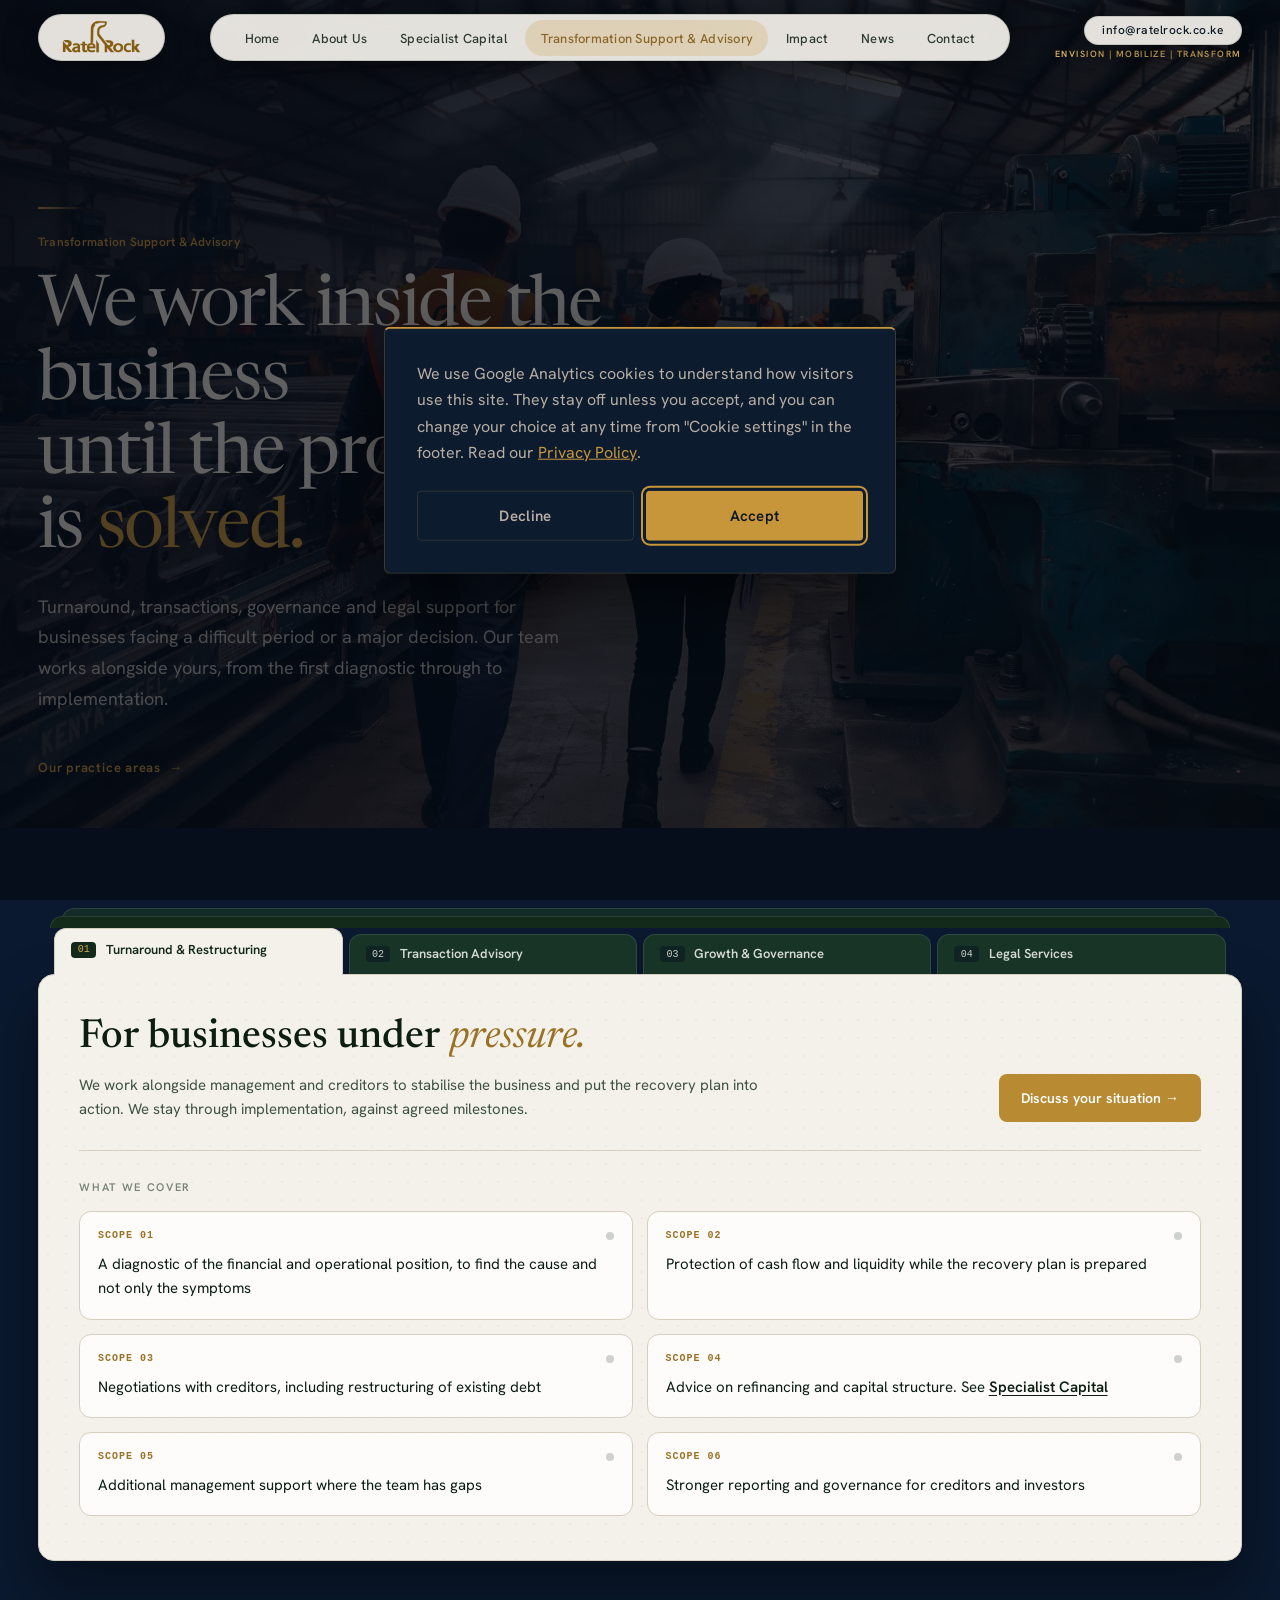
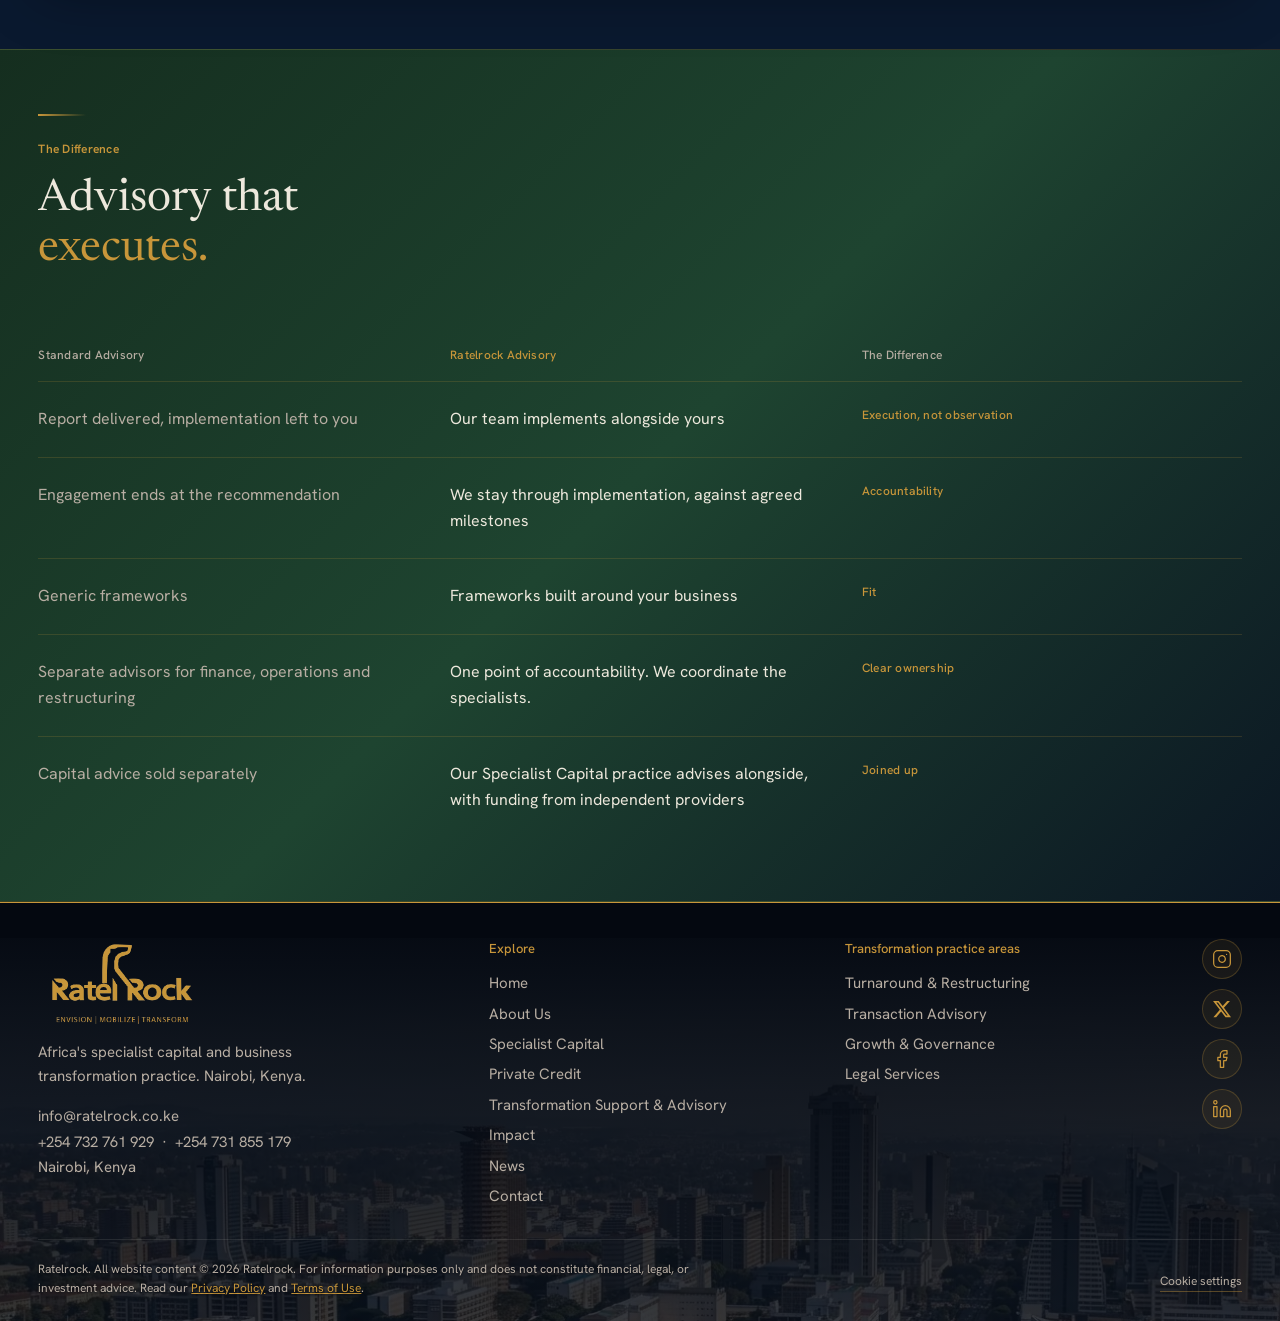
<file: transformation-support-advisory.html>
<!DOCTYPE html>
<html lang="en">
<head>
  <meta charset="UTF-8" />
  <meta name="viewport" content="width=device-width, initial-scale=1.0" />
  <title>Transformation Support &amp; Advisory - Ratelrock</title>
  <meta name="description" content="Turnaround, transaction, governance and legal support for businesses facing a difficult period or a major decision." />
  <link rel="canonical" href="https://www.ratelrock.com/transformation-support-advisory" />
  <!-- Open Graph -->
  <meta property="og:type" content="website" />
  <meta property="og:site_name" content="Ratelrock" />
  <meta property="og:title" content="Transformation Support &amp; Advisory | Ratelrock" />
  <meta property="og:description" content="Ratelrock's Transformation Support &amp; Advisory practice embeds directly in businesses implementing change, not just recommending it." />
  <meta property="og:url" content="https://www.ratelrock.com/transformation-support-advisory" />
  <meta property="og:image" content="https://www.ratelrock.com/images/og/ratelrock-og.jpg" />
  <meta property="og:image:width" content="1200" />
  <meta property="og:image:height" content="630" />
  <!-- Twitter Card -->
  <meta name="twitter:card" content="summary_large_image" />
  <meta name="twitter:title" content="Transformation Support &amp; Advisory | Ratelrock" />
  <meta name="twitter:description" content="Ratelrock's Transformation Support &amp; Advisory practice embeds directly in businesses implementing change, not just recommending it." />
  <meta name="twitter:image" content="https://www.ratelrock.com/images/og/ratelrock-og.jpg" />
  <link rel="icon" href="favicon.png" type="image/png" sizes="32x32" />
  <link rel="icon" href="favicon.svg" type="image/svg+xml" />
  <link rel="icon" href="favicon.ico" sizes="32x32" />
  <link rel="preload" href="fonts/hanken-grotesk-normal-300.woff2" as="font" type="font/woff2" crossorigin />
  <link rel="preload" href="fonts/newsreader-normal-300.woff2" as="font" type="font/woff2" crossorigin />
  <link rel="stylesheet" href="css/fonts.css?v=1" />
  <link rel="stylesheet" href="css/style.css?v=d8" />
  <link rel="stylesheet" href="css/nav-float.css?v=9" />
  <link rel="stylesheet" href="css/motion.css?v=6" />
  <link rel="stylesheet" href="css/ledger.css?v=8" />
  <style>
    /* - Full-bleed hero - */
    .ca-hero {
      position: relative;
      min-height: 92vh;
      display: flex;
      align-items: flex-end;
      padding-bottom: 3rem;
      overflow: hidden;
    }
    .ca-hero__bg {
      position: absolute; inset: 0;
      background-image: url('images/hero/TSAhero2.webp');
      background-size: cover;
      background-position: center 30%;
      z-index: 0;
    }
    .ca-hero__bg::after {
      content: '';
      position: absolute; inset: 0;
      background: linear-gradient(105deg, rgba(7,14,26,0.88) 0%, rgba(7,14,26,0.6) 55%, rgba(7,14,26,0.3) 100%);
    }
    .ca-hero__content {
      position: relative;
      z-index: 1;
      max-width: 700px;
    }
    .ca-hero__title {
      font-family: var(--f-display);
      font-size: clamp(2.75rem, 5.5vw, 4.75rem);
      font-weight: 400;
      line-height: 1.05;
      letter-spacing: -0.025em;
      color: var(--c-text);
      margin: 1.25rem 0 1.5rem;
    }
    .ca-hero__title em { font-style: normal; color: var(--c-gold); }
    .ca-hero__sub {
      font-size: 1.125rem;
      line-height: 1.7;
      color: rgba(237,232,220,0.75);
      max-width: 540px;
      margin-bottom: 2.5rem;
    }

    /* - Overview - */
    .ca-intro { padding: 3.5rem 0; border-bottom: 1px solid var(--c-border); }
    .ca-intro__inner {
      display: grid;
      grid-template-columns: 1fr 1fr;
      gap: 6rem;
      align-items: center;
    }
    .ca-intro__title {
      font-family: var(--f-display);
      font-size: clamp(2rem, 3.5vw, 3rem);
      font-weight: 400;
      line-height: 1.1;
      color: var(--c-text);
    }
    .ca-intro__title em { font-style: normal; color: var(--c-gold); }
    .ca-intro__body {
      font-size: 1.0625rem;
      line-height: 1.8;
      color: var(--c-text-2);
      margin-top: 1.25rem;
    }
    .ca-stats {
      display: grid;
      grid-template-columns: 1fr 1fr;
      gap: 1px;
      background: var(--c-border);
      border: 1px solid var(--c-border);
      border-radius: 12px;
      overflow: hidden;
    }
    .ca-stat { background: var(--c-bg-card); padding: 2rem; }
    .ca-stat__num {
      font-family: var(--f-display);
      font-size: 3rem;
      font-weight: 300;
      color: var(--c-gold);
      line-height: 1;
      margin-bottom: 0.5rem;
    }
    .ca-stat__label {
      font-family: var(--f-ui);
      font-size: 0.75rem;
      font-weight: 600;
      letter-spacing: 0.06em;
      color: var(--c-text-2);
      line-height: 1.4;
    }

    /* - Difference section floating shapes - */
    @keyframes diff-float-a {
      0%,100% { transform: rotate(-22deg) translate(0,0); }
      35%     { transform: rotate(-20deg) translate(16px,-18px); }
      70%     { transform: rotate(-24deg) translate(-10px,14px); }
    }
    @keyframes diff-float-b {
      0%,100% { transform: rotate(15deg) translate(0,0); }
      40%     { transform: rotate(17deg) translate(-20px,12px); }
      75%     { transform: rotate(13deg) translate(12px,-10px); }
    }
    @keyframes diff-float-c {
      0%,100% { transform: rotate(35deg) translate(0,0); }
      50%     { transform: rotate(33deg) translate(14px,20px); }
    }
    @keyframes diff-float-d {
      0%,100% { transform: rotate(-10deg) translate(0,0); }
      45%     { transform: rotate(-12deg) translate(-10px,-16px); }
      80%     { transform: rotate(-8deg) translate(16px,10px); }
    }
    .diff-shapes {
      position: absolute;
      inset: 0;
      overflow: hidden;
      pointer-events: none;
      z-index: 0;
    }
    .diff-shape {
      position: absolute;
      border-radius: 70px;
      will-change: transform;
    }
    .difference .container { position: relative; z-index: 1; }

    /* - Practice sections - */
    .practice { padding: 4rem 0; border-bottom: 1px solid var(--c-border); }
    .practice--light { background: var(--c-light); }
    .practice__head { margin-bottom: 3.5rem; }
    .practice__num {
      font-family: var(--f-ui);
      font-size:0.75rem;
      font-weight:500;
      letter-spacing:0.02em;
      color: var(--c-gold);
      margin-bottom: 0.75rem;
    }
    .practice__title {
      font-family: var(--f-display);
      font-size: clamp(2rem, 3.5vw, 3rem);
      font-weight: 400;
      line-height: 1.1;
      color: var(--c-text);
      margin-bottom: 1rem;
    }
    .practice__title em { font-style: normal; color: var(--c-gold); }
    .practice__tagline {
      font-family: var(--f-display);
      font-size: clamp(2rem, 3.5vw, 3rem);
      font-weight: 400;
      font-style: italic;
      line-height: 1.1;
      color: var(--c-gold);
      margin-bottom: 1.5rem;
      letter-spacing: 0.01em;
    }
    .practice--light .practice__tagline { color: var(--c-gold); }
    .practice__intro {
      font-size: 1.0625rem;
      line-height: 1.75;
      color: var(--c-text-2);
      max-width: 680px;
    }
    .practice__body {
      display: grid;
      grid-template-columns: 1fr 340px;
      gap: 3rem;
      align-items: start;
    }

    /* Checklist */
    .checklist__label {
      font-family: var(--f-ui);
      font-size:0.75rem;
      font-weight:500;
      letter-spacing:0.02em;
      color: var(--c-gold);
      margin-bottom: 1.25rem;
    }
    .checklist__item {
      display: flex;
      align-items: flex-start;
      gap: 0.875rem;
      padding: 1rem 0;
      border-bottom: 1px solid var(--c-border);
      font-size:1rem;
      line-height: 1.65;
      color: var(--c-text-2);
    }
    .checklist__item:first-of-type { border-top: 1px solid var(--c-border); }
    .checklist__item--light { border-bottom-color: var(--c-border-light) !important; color: var(--c-dark-text-2) !important; }
    .checklist__item--light:first-of-type { border-top-color: var(--c-border-light) !important; }
    .checklist__icon { flex-shrink: 0; margin-top: 0.2rem; color: var(--c-gold); }

    /* Sidebar */
    .practice__sidebar { display: flex; flex-direction: column; gap: 1rem; }
    .sidebar-card {
      background: var(--c-bg-card);
      border: 1px solid var(--c-border);
      border-radius: 12px;
      padding: 1.75rem;
    }
    .sidebar-card--light { background: rgba(255,255,255,0.8); border-color: var(--c-border-light); }
    .sidebar-card--green {
      background: #152E1F;
      border-color: rgba(200,150,58,0.35);
    }
    .sidebar-card__title {
      font-family: var(--f-ui);
      font-size:0.75rem;
      font-weight:500;
      letter-spacing:0.02em;
      color: var(--c-gold);
      margin-bottom: 1.125rem;
    }
    .sidebar-card__item {
      display: flex;
      align-items: flex-start;
      gap: 0.75rem;
      font-size: 0.9rem;
      line-height: 1.65;
      color: var(--c-text-2);
      margin-bottom: 0.875rem;
    }
    .sidebar-card__item:last-child { margin-bottom: 0; }
    .sidebar-card__item--light { color: var(--c-dark-text-2) !important; }
    .sidebar-card__dash { color: var(--c-gold); flex-shrink: 0; font-size: 0.875rem; margin-top: 0.15rem; }
    .sidebar-card__body { font-size: 0.9rem; line-height: 1.7; color: var(--c-text-2); }

    /* - Full-width image break - */
    .img-break { position: relative; height: 480px; overflow: hidden; }
    .img-break img { width: 100%; height: 100%; object-fit: cover; object-position: center; display: block; }
    .img-break__overlay {
      position: absolute; inset: 0;
      background: rgba(7,14,26,0.6);
      display: flex;
      align-items: center;
      justify-content: center;
    }
    .img-break__quote { text-align: center; max-width: 720px; padding: 0 2rem; }
    .img-break__quote blockquote {
      font-family: var(--f-display);
      font-size: clamp(1.375rem, 2.5vw, 2rem);
      font-weight: 400;
      font-style: italic;
      line-height: 1.4;
      color: var(--c-text);
      margin-bottom: 1rem;
    }
    .img-break__quote cite {
      font-family: var(--f-ui);
      font-size:0.75rem;
      font-weight:500;
      letter-spacing:0.02em;
      color: var(--c-gold);
      font-style: normal;
    }

    /* - Difference - */
    .difference { padding: 4rem 0; }
    .difference__header {
      display: grid;
      grid-template-columns: 320px 1fr;
      gap: 5rem;
      align-items: end;
      margin-bottom: 3.5rem;
    }
    .difference__title {
      font-family: var(--f-display);
      font-size: clamp(2rem, 3.5vw, 3rem);
      font-weight: 400;
      line-height: 1.1;
      color: var(--c-text);
    }
    .difference__title em { font-style: normal; color: var(--c-gold); }
    .difference__sub { font-size: 1.0625rem; line-height: 1.75; color: var(--c-text-2); align-self: end; }
    .diff-cols-head {
      display: grid;
      grid-template-columns: 1fr 1fr 1fr;
      gap: 2rem;
      padding: 1rem 0;
      border-bottom: 1px solid var(--c-border);
    }
    .diff-cols-head span {
      font-family: var(--f-ui);
      font-size:0.75rem;
      font-weight:500;
      letter-spacing:0.02em;
      }
    .diff-cols-head span:first-child { color: var(--c-text-2); }
    .diff-cols-head span:nth-child(2) { color: var(--c-gold); }
    .diff-cols-head span:last-child { color: var(--c-text-2); }
    .diff-row {
      display: grid;
      grid-template-columns: 1fr 1fr 1fr;
      gap: 2rem;
      padding: 1.5rem 0;
      border-bottom: 1px solid var(--c-border);
    }
    .diff-row:last-child { border-bottom: none; }
    .diff-row div { font-size:1rem; line-height: 1.65; }
    .diff-row div:first-child { color: var(--c-text-2); }
    .diff-row div:nth-child(2) { color: var(--c-text); }
    .diff-row div:last-child {
      font-family: var(--f-ui);
      font-size:0.75rem;
      font-weight:500;
      letter-spacing:0.02em;
      color: var(--c-gold);
    }

    /* - CTA - */
    .ca-cta {
      padding: 4rem 0;
      border-top: 1px solid var(--c-border);
      display: grid;
      grid-template-columns: 1fr 1fr;
      gap: 6rem;
      align-items: center;
    }
    .ca-cta__title {
      font-family: var(--f-display);
      font-size: clamp(1.75rem, 3vw, 2.5rem);
      font-weight: 400;
      line-height: 1.15;
      color: var(--c-text);
      margin-bottom: 1.25rem;
    }
    .ca-cta__title em { font-style: normal; color: var(--c-gold); }
    .ca-cta__body { font-size: 1.0625rem; line-height: 1.75; color: var(--c-text-2); }
    .ca-cta__right { display: flex; flex-direction: column; gap: 1.5rem; }
    .ca-cta__email {
      display: inline-flex; align-items: center; gap: 0.5rem;
      font-family: var(--f-ui); font-size: 0.875rem; font-weight: 500;
      color: var(--c-gold); text-decoration: none;
    }
    .ca-cta__email:hover { text-decoration: underline; }
    .ca-cta__disclaimer {
      font-size: 0.8125rem; line-height: 1.7; color: var(--c-text-2);
      font-style: italic; border-left: 2px solid var(--c-border); padding-left: 1rem;
    }

    /* Responsive */
    @media (max-width: 1024px) {
      .ca-intro__inner,
      .difference__header,
      .ca-cta { grid-template-columns: 1fr; gap: 2.5rem; }
      .practice__body { grid-template-columns: 1fr !important; gap: 2.5rem !important; }
      .practice__body > *,
      .ca-intro__inner > *,
      .difference__header > *,
      .ca-cta > * { min-width: 0; }
      .img-break { height: 360px; }
    }
    @media (max-width: 640px) {
      .ca-hero { min-height: 80vh; }
      .ca-stats { grid-template-columns: 1fr 1fr; }
      .diff-cols-head { display: none; }
      .diff-row { grid-template-columns: 1fr; gap: 0.5rem; }
    }
      /* wavy breaks: no straight borders, and enough padding for the waves */
    .practice { border-bottom: 0; }
      /* ===== PRACTICE AREA KEY ===== */
    .pk { position: relative; background: var(--c-bg); padding: 4.5rem 0 3.5rem; }
    .pk__title { font-family: var(--f-display); font-size: clamp(2rem, 3.4vw, 3rem); font-weight: 400; line-height: 1.1; color: var(--c-text); margin-bottom: 0.5rem; }
    .pk__title em { font-style: normal; color: var(--c-gold); }
    .pk__hint { font-size:1rem; color: var(--c-text-2); }
    .pk-track { position: relative; display: grid; grid-template-columns: repeat(5, 1fr); margin: 2.5rem 0 1.5rem; }
    .pk-track::before { content: ''; position: absolute; left: 10%; right: 10%; top: 9.5px; height: 4px; border-radius: 4px; background: rgba(200,150,58,0.18); }
    .pk-line { position: absolute; left: 10%; right: 10%; top: 9.5px; height: 4px; border-radius: 4px; background: linear-gradient(90deg, var(--c-gold), var(--c-gold-2)); transform-origin: left center; transform: scaleX(0); transition: transform 700ms cubic-bezier(0.22, 1, 0.36, 1); box-shadow: 0 0 0 3px rgba(223,181,94,0.25); }
    .pk-stage { position: relative; display: flex; flex-direction: column; align-items: center; gap: 0.5rem; padding: 0 0.5rem; text-align: center; color: var(--c-text-2); transition: color 250ms ease; }
    .pk-stage:hover { color: var(--c-text); }
    .pk-stage__dot { position: relative; z-index: 1; width: 23px; height: 23px; border-radius: 50%; background: var(--c-bg); border: 1px solid var(--c-gold-border); margin-bottom: 0.5rem; transition: border-color 250ms ease; }
    .pk-stage__dot::after { content: ''; position: absolute; inset: 6px; border-radius: 50%; background: var(--c-gold); transform: scale(0); transition: transform 250ms var(--ease-out); }
    .pk-stage__num { font-family: var(--f-ui); font-size:0.75rem; font-weight:500; letter-spacing:0.02em; color: var(--c-gold); }
    .pk-stage__name { font-family: var(--f-ui); font-size: 0.75rem; font-weight: 600; letter-spacing:0.02em; line-height: 1.5; }
    .pk-stage.active { color: var(--c-gold-2); }
    .pk-stage.active .pk-stage__dot { border-color: var(--c-gold-2); box-shadow: 0 0 0 5px rgba(223,181,94,0.18); animation: pkGlow 2.2s ease-in-out infinite; }
    .pk-stage.active .pk-stage__dot::after { transform: scale(1); }
    .pk-stage.done .pk-stage__dot { border-color: var(--c-gold); }
    .pk-stage.done .pk-stage__dot::after { transform: scale(0.55); }
    @keyframes pkGlow { 0%, 100% { box-shadow: 0 0 0 5px rgba(223,181,94,0.18); } 50% { box-shadow: 0 0 0 8px rgba(223,181,94,0.12); } }
    .pk-caption { min-height: 1.75rem; text-align: center; font-family: var(--f-display); font-style: italic; font-size: 1.25rem; color: var(--c-text); }
    .practice { scroll-margin-top: 40px; }
    @media (max-width: 768px) {
      .pk { padding: 3.5rem 0 2.5rem; }
      .pk-track { grid-template-columns: 1fr 1fr; row-gap: 1.5rem; }
      .pk-track::before, .pk-line { display: none; }
      .pk-stage:last-child { grid-column: 1 / -1; }
    }
      /* sticky practice key: compact, and pinned under the menu while you scroll the practice areas */
    .pk { padding: 3.25rem 0 0; }
    .pk-holder { margin-top: 0.5rem; }
    .pk-track { margin: 1.5rem 0 1rem; }
    .pk-bar { padding-bottom: 0.5rem; }
    .pk-bar.is-stuck { position: fixed; top: var(--pk-top, 76px); left: 0; right: 0; z-index: 90; padding: 0.45rem 0 0.2rem; background: rgba(12,27,46,0.95); -webkit-backdrop-filter: blur(10px); backdrop-filter: blur(10px); border-bottom: 1px solid var(--c-border); box-shadow: 0 10px 30px rgba(0,0,0,0.25); }
    .pk-bar.is-stuck .pk-track { margin: 0.65rem 0 0.4rem; }
    .pk-bar.is-stuck .pk-caption { display: none; }
    .pk-bar.is-stuck .pk-stage__num { display: none; }
    .pk-bar.is-stuck .pk-stage__dot { margin-bottom: 0; }
    .practice { scroll-margin-top: 150px; }
    @media (max-width: 768px) {
      .pk { padding: 2.5rem 0 0; }
      .pk-bar.is-stuck .pk-track { grid-template-columns: repeat(5, 1fr); row-gap: 0; }
      .pk-bar.is-stuck .pk-stage:last-child { grid-column: auto; }
      .pk-bar.is-stuck .pk-stage__name { display: none; }
      .pk-bar.is-stuck .pk-stage__num { display: block; }
      .pk-bar.is-stuck .pk-track::before, .pk-bar.is-stuck .pk-line { display: block; left: 10%; right: 10%; }
    }
    /* ===== CASE FILES ===== */
    .cf { background: #0A192F; padding: 5rem 0 5.5rem; position: relative; }
    .cf .container { position: relative; }
    .cf-back { display: block; height: 0.75rem; border: 1px solid rgba(255,255,255,0.1); border-bottom: 0; border-radius: 12px 12px 0 0; }
    .cf-back--2 { margin: 0 1.5rem; background: rgba(27,58,38,0.6); }
    .cf-back--1 { margin: -0.25rem 0.75rem 0; background: #132A1B; }
    .cf-tabs { display: grid; grid-template-columns: repeat(4, 1fr); gap: 6px; padding: 0 1rem; position: relative; z-index: 2; }
    .cf-tab { display: flex; align-items: center; gap: 0.6rem; text-align: left; padding: 0.7rem 1rem; margin-top: 6px; background: rgba(27,58,38,0.85); color: #D6D9D2; border: 1px solid rgba(255,255,255,0.1); border-bottom: 0; border-radius: 12px 12px 0 0; font-family: var(--f-ui); transition: background 250ms ease, color 250ms ease; }
    .cf-tab:hover { background: #1B3A26; color: #F4F1EA; }
    .cf-tab__code { font-family: ui-monospace, SFMono-Regular, Menlo, Consolas, monospace; font-size: 0.625rem; padding: 0.15rem 0.4rem; border-radius: 4px; background: rgba(7,17,30,0.5); color: #C9CFC6; }
    .cf-tab__name { font-size: 0.8125rem; font-weight: 600; line-height: 1.25; }
    .cf-tab.is-on { background: #F4F1EA; color: #132A1B; border-color: #D6CFC0; margin-top: 0; padding-bottom: 0.95rem; margin-bottom: -1px; z-index: 3; position: relative; }
    .cf-tab.is-on .cf-tab__code { background: #132A1B; color: #D4A84F; }
    .cf-paper { position: relative; z-index: 1; background-color: #F4F1EA; background-image: radial-gradient(rgba(19,42,27,0.035) 1px, transparent 0); background-size: 18px 18px; border: 1px solid #D6CFC0; border-radius: 16px; box-shadow: 0 30px 60px rgba(0,0,0,0.4); }
    .cf-file { display: none; padding: 2.5rem 2.5rem 2.75rem; color: #132A1B; scroll-margin-top: 6rem; }
    .cf-file.is-on { display: block; animation: cfIn 280ms ease; }
    @keyframes cfIn { from { opacity: 0; transform: translateY(6px); } to { opacity: 1; transform: none; } }
    .cf-file__top { display: flex; align-items: flex-end; justify-content: space-between; gap: 2rem; padding-bottom: 1.75rem; border-bottom: 1px solid #D6CFC0; }
    .cf-file__intro { max-width: 44rem; }
    .cf-file__tag { font-family: var(--f-display); font-weight: 500; font-size: clamp(1.875rem, 3.2vw, 2.5rem); line-height: 1.15; color: #0C1E12; margin: 0 0 0.75rem; }
    .cf-file__tag em { font-style: italic; font-weight: 400; color: #9A7225; }
    .cf-file__lead { font-size: 0.9375rem; line-height: 1.65; color: rgba(19,42,27,0.8); margin: 0; }
    .cf-cta { flex: 0 0 auto; display: inline-block; padding: 0.8rem 1.35rem; border-radius: 8px; background: #B88B32; color: #fff; font-family: var(--f-ui); font-size: 0.875rem; font-weight: 600; white-space: nowrap; transition: background 250ms ease; }
    .cf-cta:hover { background: #9A7225; }
    .cf-file__label { font-family: var(--f-ui); font-size: 0.6875rem; font-weight: 600; letter-spacing: 0.15em; text-transform: uppercase; color: rgba(19,42,27,0.55); margin: 1.75rem 0 0.9rem; }
    .cf-grid { display: grid; grid-template-columns: repeat(2, minmax(0, 1fr)); gap: 0.875rem; }
    .cf-card { padding: 1rem 1.1rem 1.15rem; border-radius: 12px; background: rgba(255,255,255,0.8); border: 1px solid #D6CFC0; transition: border-color 250ms ease; }
    .cf-card:hover { border-color: rgba(184,139,50,0.7); }
    .cf-card__head { display: flex; align-items: center; justify-content: space-between; margin-bottom: 0.5rem; }
    .cf-card__head span { font-family: ui-monospace, SFMono-Regular, Menlo, Consolas, monospace; font-size: 0.625rem; letter-spacing: 0.1em; text-transform: uppercase; color: #9A7225; font-weight: 600; }
    .cf-card__head i { width: 8px; height: 8px; border-radius: 50%; background: rgba(19,42,27,0.2); }
    .cf-card p { margin: 0; font-size: 0.9375rem; line-height: 1.6; color: #0C1E12; }
    .cf-card a { color: inherit; font-weight: 600; text-decoration: underline; text-decoration-color: rgba(184,139,50,0.8); text-underline-offset: 4px; }
    .cf-file__foot { margin: 1.5rem 0 0; padding: 1rem 1.25rem; border-radius: 12px; border-left: 4px solid #B88B32; background: #132A1B; color: #D9DDD3; font-size: 0.8125rem; line-height: 1.6; }
    @media (max-width: 860px) {
      .cf { padding: 3rem 0 3.5rem; }
      .cf-back { display: none; }
      .cf-tabs { grid-template-columns: repeat(2, 1fr); padding: 0; gap: 4px; }
      .cf-tab { padding: 0.65rem 0.75rem; }
      .cf-tab__name { font-size: 0.75rem; }
      .cf-file { padding: 1.75rem 1.25rem 2rem; }
      .cf-file__top { flex-direction: column; align-items: stretch; gap: 1.25rem; }
      .cf-cta { text-align: center; }
      .cf-grid { grid-template-columns: minmax(0, 1fr); }
    }
    @media (prefers-reduced-motion: reduce) { .cf-file.is-on { animation: none; } }
  </style>
</head>
<body>
<a class="skip-link" href="#main-content">Skip to main content</a>

<!-- ===== NAVIGATION ===== -->
<nav class="nav" role="navigation" aria-label="Main navigation">
  <div class="nav__inner">
    <a href="/" class="nav__logo" aria-label="Ratelrock, Home">
      <img src="images/Logos/logo.png" alt="Ratelrock" style="width:157px;height:56px;object-fit:contain;display:block;">
    </a>
    <div class="nav__pill">
      <ul class="nav__links" role="list">
      <li><a href="/"                   class="nav__link">Home</a></li>
      <li><a href="/about"                   class="nav__link">About Us</a></li>
      <li><a href="/special-capital"          class="nav__link">Specialist Capital</a></li>
      <li><a href="/transformation-support-advisory" class="nav__link nav__link--active">Transformation Support &amp; Advisory</a></li>
      <li><a href="/impact"                  class="nav__link">Impact</a></li>
      <li><a href="/news"                    class="nav__link">News</a></li>
      <li><a href="/contact"                 class="nav__link">Contact</a></li>
    </ul>
      <button class="nav__hamburger" aria-label="Open menu" aria-expanded="false">
      <span></span><span></span><span></span>
    </button>
    </div>
    <div class="nav__ctas">
      <a href="mailto:info@ratelrock.co.ke" class="nav__email" aria-label="Email Ratelrock">info@ratelrock.co.ke</a>
      <p class="nav__tagline">Envision | Mobilize | Transform</p>
    </div>
  </div>
</nav>

<!-- Mobile Nav -->
<nav class="mobile-nav" aria-label="Mobile navigation" style="display:none;">
  <button class="mobile-nav__close" aria-label="Close menu">&#x2715;</button>
  <a href="/"                   class="mobile-nav__link">Home</a>
  <a href="/about"                   class="mobile-nav__link">About Us</a>
  <a href="/special-capital"          class="mobile-nav__link">Specialist Capital</a>
  <a href="/transformation-support-advisory" class="mobile-nav__link">Transformation Support &amp; Advisory</a>
  <a href="/impact"                  class="mobile-nav__link">Impact</a>
  <a href="/news"                    class="mobile-nav__link">News</a>
  <a href="/contact"                 class="mobile-nav__link">Contact</a>
</nav>
<main id="main-content" tabindex="-1">

<!-- ===== HERO ===== -->
<section class="ca-hero" aria-label="Hero">
  <div class="ca-hero__bg"></div>
  <div class="container">
    <div class="ca-hero__content reveal">
      <div class="gold-line"></div>
      <p class="section-eyebrow">Transformation Support &amp; Advisory</p>
      <h1 class="ca-hero__title">We work inside the business<br>until the problem<br>is <em>solved.</em></h1>
      <p class="ca-hero__sub">Turnaround, transactions, governance and legal support for businesses facing a difficult period or a major decision. Our team works alongside yours, from the first diagnostic through to implementation.</p>
      <a href="#practices" class="btn btn--ghost">Our practice areas</a>
    </div>
  </div>
</section>
<!-- ===== PRACTICE AREAS: CASE FILES ===== -->
<section class="cf" id="practices" aria-label="Practice areas">
  <div class="container">
    <div class="cf-back cf-back--2" aria-hidden="true"></div>
    <div class="cf-back cf-back--1" aria-hidden="true"></div>
    <div class="cf-tabs" role="tablist" aria-label="Practice areas">
      <button type="button" class="cf-tab is-on" id="tab-turnaround" role="tab" aria-selected="true" aria-controls="turnaround" data-i="0"><span class="cf-tab__code">01</span><span class="cf-tab__name">Turnaround &amp; Restructuring</span></button>
      <button type="button" class="cf-tab" id="tab-transaction" role="tab" aria-selected="false" aria-controls="transaction" data-i="1"><span class="cf-tab__code">02</span><span class="cf-tab__name">Transaction Advisory</span></button>
      <button type="button" class="cf-tab" id="tab-growth-governance" role="tab" aria-selected="false" aria-controls="growth-governance" data-i="2"><span class="cf-tab__code">03</span><span class="cf-tab__name">Growth &amp; Governance</span></button>
      <button type="button" class="cf-tab" id="tab-legal-services" role="tab" aria-selected="false" aria-controls="legal-services" data-i="3"><span class="cf-tab__code">04</span><span class="cf-tab__name">Legal Services</span></button>
    </div>
    <div class="cf-paper">
      <div class="cf-file is-on" id="turnaround" role="tabpanel" aria-labelledby="tab-turnaround">
        <div class="cf-file__top">
          <div class="cf-file__intro">
            <h2 class="cf-file__tag">For businesses under <em>pressure.</em></h2>
            <p class="cf-file__lead">We work alongside management and creditors to stabilise the business and put the recovery plan into action. We stay through implementation, against agreed milestones.</p>
          </div>
          <a href="contact.html" class="cf-cta">Discuss your situation &rarr;</a>
        </div>
        <p class="cf-file__label">What we cover</p>
        <div class="cf-grid">
          <div class="cf-card"><div class="cf-card__head"><span>Scope 01</span><i></i></div><p>A diagnostic of the financial and operational position, to find the cause and not only the symptoms</p></div>
          <div class="cf-card"><div class="cf-card__head"><span>Scope 02</span><i></i></div><p>Protection of cash flow and liquidity while the recovery plan is prepared</p></div>
          <div class="cf-card"><div class="cf-card__head"><span>Scope 03</span><i></i></div><p>Negotiations with creditors, including restructuring of existing debt</p></div>
          <div class="cf-card"><div class="cf-card__head"><span>Scope 04</span><i></i></div><p>Advice on refinancing and capital structure. See <a href="/special-capital" style="color:inherit;text-decoration:underline;text-underline-offset:3px;">Specialist Capital</a></p></div>
          <div class="cf-card"><div class="cf-card__head"><span>Scope 05</span><i></i></div><p>Additional management support where the team has gaps</p></div>
          <div class="cf-card"><div class="cf-card__head"><span>Scope 06</span><i></i></div><p>Stronger reporting and governance for creditors and investors</p></div>
        </div>
      </div>
      <div class="cf-file" id="transaction" role="tabpanel" aria-labelledby="tab-transaction">
        <div class="cf-file__top">
          <div class="cf-file__intro">
            <h2 class="cf-file__tag">Structure that <em>survives scrutiny.</em></h2>
            <p class="cf-file__lead">We act independently, on your side, so that you understand the value, the structure and the risks before you commit.</p>
          </div>
          <a href="contact.html" class="cf-cta">Discuss your situation &rarr;</a>
        </div>
        <p class="cf-file__label">What we cover</p>
        <div class="cf-grid">
          <div class="cf-card"><div class="cf-card__head"><span>Scope 01</span><i></i></div><p><span><strong style="color:var(--c-dark-text);">Buy-side.</strong> Finding targets, financial due diligence, valuation, deal structure and negotiation.</span></p></div>
          <div class="cf-card"><div class="cf-card__head"><span>Scope 02</span><i></i></div><p><span><strong style="color:var(--c-dark-text);">Sell-side.</strong> Preparing the business and the information memorandum, finding buyers and running the sale.</span></p></div>
          <div class="cf-card"><div class="cf-card__head"><span>Scope 03</span><i></i></div><p><span><strong style="color:var(--c-dark-text);">MBO / MBI.</strong> Structuring the buyout, advising on funding and managing the change in governance.</span></p></div>
          <div class="cf-card"><div class="cf-card__head"><span>Scope 04</span><i></i></div><p><span><strong style="color:var(--c-dark-text);">Succession.</strong> Planning and carrying out the transfer of ownership, whether to the next generation, to management or to an outside investor.</span></p></div>
        </div>
      </div>
      <div class="cf-file" id="growth-governance" role="tabpanel" aria-labelledby="tab-growth-governance">
        <div class="cf-file__top">
          <div class="cf-file__intro">
            <h2 class="cf-file__tag">The foundation that makes <em>everything else possible.</em></h2>
            <p class="cf-file__lead">We help management put in place the reporting, controls and governance that investors and other capital providers expect.</p>
          </div>
          <a href="contact.html" class="cf-cta">Discuss your situation &rarr;</a>
        </div>
        <p class="cf-file__label">What we cover</p>
        <div class="cf-grid">
          <div class="cf-card"><div class="cf-card__head"><span>Scope 01</span><i></i></div><p>Management accounts, cash flow forecasts, budgets and internal controls</p></div>
          <div class="cf-card"><div class="cf-card__head"><span>Scope 02</span><i></i></div><p>Board structure, shareholder agreements and audit readiness, with company secretarial work done through licensed partners</p></div>
          <div class="cf-card"><div class="cf-card__head"><span>Scope 03</span><i></i></div><p>Supply chain, cost structure and margin improvement</p></div>
          <div class="cf-card"><div class="cf-card__head"><span>Scope 04</span><i></i></div><p>Commercial strategy, partnerships and preparation for acquisitions</p></div>
          <div class="cf-card"><div class="cf-card__head"><span>Scope 05</span><i></i></div><p>Written policies and procedures that management can run day to day</p></div>
        </div>
      </div>
      <div class="cf-file" id="legal-services" role="tabpanel" aria-labelledby="tab-legal-services">
        <div class="cf-file__top">
          <div class="cf-file__intro">
            <h2 class="cf-file__tag">The paper behind <em>the deal.</em></h2>
            <p class="cf-file__lead">We coordinate independent local counsel with our own team, so that documents, security and approvals are in order.</p>
          </div>
          <a href="contact.html" class="cf-cta">Discuss your situation &rarr;</a>
        </div>
        <p class="cf-file__label">What we cover</p>
        <div class="cf-grid">
          <div class="cf-card"><div class="cf-card__head"><span>Scope 01</span><i></i></div><p>Review of facility and security documents before you sign, with independent counsel acting for you</p></div>
          <div class="cf-card"><div class="cf-card__head"><span>Scope 02</span><i></i></div><p>Registration and perfection of security over land, company assets, equipment, inventory and receivables</p></div>
          <div class="cf-card"><div class="cf-card__head"><span>Scope 03</span><i></i></div><p>Insolvency options, explained and carried out through licensed practitioners</p></div>
          <div class="cf-card"><div class="cf-card__head"><span>Scope 04</span><i></i></div><p>Legal due diligence and regulatory approvals for transactions</p></div>
          <div class="cf-card"><div class="cf-card__head"><span>Scope 05</span><i></i></div><p>Corporate records, board and shareholder resolutions and compliance filings</p></div>
          <div class="cf-card"><div class="cf-card__head"><span>Scope 06</span><i></i></div><p>Settlement, mediation and arbitration before a dispute reaches court</p></div>
        </div>
        <p class="cf-file__foot">Ratelrock is not a law firm. Legal advice comes from independent lawyers with current practising certificates, and we never act for both sides of a transaction.</p>
      </div>
    </div>
  </div>
</section>

<!-- ===== THE RATELROCK DIFFERENCE ===== -->
<section class="difference investor-band" id="difference" style="position:relative;overflow:hidden;">
  <div class="diff-shapes" aria-hidden="true">
    </div>
  <div class="container">
    <div class="difference__header reveal">
      <div>
        <div class="gold-line"></div>
        <p class="section-eyebrow">The Difference</p>
        <h2 class="difference__title">Advisory that<br><em>executes.</em></h2>
      </div>

    </div>
    <div class="reveal">
      <div class="diff-cols-head">
        <span>Standard Advisory</span>
        <span>Ratelrock Advisory</span>
        <span>The Difference</span>
      </div>
      <div class="diff-row"><div>Report delivered, implementation left to you</div><div>Our team implements alongside yours</div><div>Execution, not observation</div></div>
      <div class="diff-row"><div>Engagement ends at the recommendation</div><div>We stay through implementation, against agreed milestones</div><div>Accountability</div></div>
      <div class="diff-row"><div>Generic frameworks</div><div>Frameworks built around your business</div><div>Fit</div></div>
      <div class="diff-row"><div>Separate advisors for finance, operations and restructuring</div><div>One point of accountability. We coordinate the specialists.</div><div>Clear ownership</div></div>
      <div class="diff-row"><div>Capital advice sold separately</div><div>Our Specialist Capital practice advises alongside, with funding from independent providers</div><div>Joined up</div></div>
    </div>
  </div>
</section>
  </div>
</div>
<!-- ===== FOOTER ===== -->
</main>
<footer class="footer" role="contentinfo">

  <div class="footer__base">
    <div class="container">
      <div class="footer__grid">
        <div class="footer__brand">
          <img src="images/Logos/footer.png" alt="Ratelrock" loading="lazy" width="170" style="width:100%;max-width:170px;height:auto;display:block;margin-bottom:0.625rem;">
          <p class="footer__desc">Africa's specialist capital and business transformation practice. Nairobi, Kenya.</p>
          <p class="footer__contact"><a href="mailto:info@ratelrock.co.ke">info@ratelrock.co.ke</a><br><a href="tel:+254732761929">+254 732 761 929</a> &nbsp;·&nbsp; <a href="tel:+254731855179">+254 731 855 179</a><br>Nairobi, Kenya</p>
        </div>
        <nav aria-label="Footer">
          <p class="footer__label">Explore</p>
          <ul class="footer__list">
            <li><a href="/">Home</a></li>
            <li><a href="/about">About Us</a></li>
            <li><a href="/special-capital">Specialist Capital</a></li>
            <li><a href="/private-credit">Private Credit</a></li>
            <li><a href="/transformation-support-advisory">Transformation Support &amp; Advisory</a></li>
            <li><a href="/impact">Impact</a></li>
            <li><a href="/news">News</a></li>
            <li><a href="/contact">Contact</a></li>
          </ul>
        </nav>
        <div>
          <p class="footer__label">Transformation practice areas</p>
          <ul class="footer__list">
            <li><a href="/transformation-support-advisory#turnaround">Turnaround &amp; Restructuring</a></li>
            <li><a href="/transformation-support-advisory#transaction">Transaction Advisory</a></li>
            <li><a href="/transformation-support-advisory#growth-governance">Growth &amp; Governance</a></li>
            <li><a href="/transformation-support-advisory#legal-services">Legal Services</a></li>
          </ul>
        </div>
        <div class="footer__social">
          <a href="https://www.instagram.com/ratelrockafrica" target="_blank" rel="noopener noreferrer" aria-label="Ratelrock on Instagram" class="footer__social-link"><svg viewBox="0 0 24 24" fill="none" stroke="currentColor" stroke-width="1.5" stroke-linecap="round" stroke-linejoin="round" aria-hidden="true"><rect x="2" y="2" width="20" height="20" rx="5" ry="5"/><path d="M16 11.37A4 4 0 1 1 12.63 8 4 4 0 0 1 16 11.37z"/><line x1="17.5" y1="6.5" x2="17.51" y2="6.5"/></svg></a>
          <a href="https://x.com/RatelrockAfrica" target="_blank" rel="noopener noreferrer" aria-label="Ratelrock on X" class="footer__social-link"><svg viewBox="0 0 24 24" fill="currentColor" aria-hidden="true"><path d="M18.244 2.25h3.308l-7.227 8.26 8.502 11.24H16.17l-5.214-6.817L4.99 21.75H1.68l7.73-8.835L1.254 2.25H8.08l4.713 6.231zm-1.161 17.52h1.833L7.084 4.126H5.117z"/></svg></a>
          <a href="https://www.facebook.com/share/19UPVhDXEk/" target="_blank" rel="noopener noreferrer" aria-label="Ratelrock on Facebook" class="footer__social-link"><svg viewBox="0 0 24 24" fill="none" stroke="currentColor" stroke-width="1.5" stroke-linecap="round" stroke-linejoin="round" aria-hidden="true"><path d="M18 2h-3a5 5 0 0 0-5 5v3H7v4h3v8h4v-8h3l1-4h-4V7a1 1 0 0 1 1-1h3z"/></svg></a>
          <a href="https://www.linkedin.com/company/ratelrockafrica/" target="_blank" rel="noopener noreferrer" aria-label="Ratelrock on LinkedIn" class="footer__social-link"><svg viewBox="0 0 24 24" fill="none" stroke="currentColor" stroke-width="1.5" stroke-linecap="round" stroke-linejoin="round" aria-hidden="true"><path d="M16 8a6 6 0 0 1 6 6v7h-4v-7a2 2 0 0 0-2-2 2 2 0 0 0-2 2v7h-4v-7a6 6 0 0 1 6-6z"/><rect x="2" y="9" width="4" height="12"/><circle cx="4" cy="4" r="2"/></svg></a>
        </div>
      </div>

      <div class="footer__bottom">
        <p class="footer__legal">Ratelrock. All website content &copy; 2026 Ratelrock. For information purposes only and does not constitute financial, legal, or investment advice. Read our <a href="/privacy-policy">Privacy Policy</a> and <a href="/terms-of-use">Terms of Use</a>.</p>
        <button type="button" class="footer__cookie" data-cookie-settings>Cookie settings</button>
      </div>
    </div>
  </div>
</footer>

<div class="cookie-banner" role="region" aria-label="Cookie notice">
  <p class="cookie-banner__text">We use Google Analytics cookies to understand how visitors use this site. They stay off unless you accept, and you can change your choice at any time from "Cookie settings" in the footer. Read our <a href="/privacy-policy">Privacy Policy</a>.</p>
  <div class="cookie-banner__actions">
    <button type="button" class="cookie-banner__btn cookie-banner__btn--decline">Decline</button>
    <button type="button" class="cookie-banner__btn cookie-banner__btn--accept">Accept</button>
  </div>
</div>
<script src="js/consent.js?v=4"></script>
<script src="js/main.js?v=2"></script>
<script src="js/nav-float.js?v=1"></script>
<script src="js/motion.js?v=5"></script>
<script>
(function () {
  var tabs = [].slice.call(document.querySelectorAll('.cf-tab'));
  var files = [].slice.call(document.querySelectorAll('.cf-file'));
  if (!tabs.length) return;
  function show(i) {
    tabs.forEach(function (t, k) { t.classList.toggle('is-on', k === i); t.setAttribute('aria-selected', k === i ? 'true' : 'false'); });
    files.forEach(function (f, k) { f.classList.toggle('is-on', k === i); });
  }
  tabs.forEach(function (t, i) { t.addEventListener('click', function () { show(i); }); });
  function fromHash() {
    var h = location.hash.slice(1);
    var i = files.findIndex(function (f) { return f.id === h; });
    if (i > -1) { show(i); var sec = document.getElementById('practices'); if (sec) sec.scrollIntoView(); }
  }
  window.addEventListener('hashchange', fromHash);
  fromHash();
})();
</script>
<script>
/* Practice area key: choosing a stage fills the bar up to it, makes its dot glow and jumps to that
   practice area. The key also follows you as you scroll through the practice areas. */
(function () {
  var stages = [].slice.call(document.querySelectorAll('.pk-stage'));
  var line = document.querySelector('.pk-line'), cap = document.getElementById('pk-caption');
  if (!stages.length) return;
  var ids = stages.map(function (s) { return s.getAttribute('data-target'); });
  function select(i) {
    stages.forEach(function (s, k) { s.classList.toggle('active', k === i); s.classList.toggle('done', k < i); });
    if (line) line.style.transform = 'scaleX(' + (i / (stages.length - 1)) + ')';
    var tag = document.querySelector('#' + ids[i] + ' .practice__tagline');
    if (cap) cap.textContent = 'Practice Area 0' + (i + 1) + ': ' + (tag ? tag.textContent : '');
  }
  stages.forEach(function (s, i) {
    s.addEventListener('click', function () {
      select(i);
      var el = document.getElementById(ids[i]);
      if (el) setTimeout(function () { el.scrollIntoView({ behavior: 'smooth', block: 'start' }); }, 250);
    });
  });
  var h = location.hash.slice(1), hi = ids.indexOf(h);
  if (hi > -1) select(hi);
  if ('IntersectionObserver' in window) {
    var io = new IntersectionObserver(function (es) {
      es.forEach(function (e) { if (e.isIntersecting) select(ids.indexOf(e.target.id)); });
    }, { rootMargin: '-45% 0px -45% 0px' });
    ids.forEach(function (id) { var el = document.getElementById(id); if (el) io.observe(el); });
  }
})();
</script>
<script>
/* Pin the practice key under the menu once you scroll past it, and release it after the last practice area. */
(function () {
  var bar = document.querySelector('.pk-bar'), holder = document.querySelector('.pk-holder');
  var last = document.getElementById('legal-services'), nav = document.querySelector('.nav');
  if (!bar || !holder || !last) return;
  var stuck = false, h = 0;
  function measure() { if (!stuck) { h = bar.offsetHeight; holder.style.minHeight = h + 'px'; } }
  function navBottom() { return nav ? Math.round(nav.getBoundingClientRect().bottom) : 76; }
  function update() {
    var top = navBottom(), hr = holder.getBoundingClientRect(), lr = last.getBoundingClientRect();
    var should = hr.top <= top && lr.bottom > top + (h || 80) + 30;
    if (should !== stuck) {
      if (should) { measure(); holder.style.minHeight = h + 'px'; }
      stuck = should;
      bar.classList.toggle('is-stuck', stuck);
    }
    if (stuck) bar.style.setProperty('--pk-top', top + 'px');
  }
  measure(); update();
  window.addEventListener('scroll', update, { passive: true });
  window.addEventListener('resize', function () { stuck = false; bar.classList.remove('is-stuck'); measure(); update(); });
  window.addEventListener('load', function () { measure(); update(); });
})();
</script>

<script src="js/ledger.js?v=2"></script>
</body>
</html>
</file>
<file: css/fonts.css>
/* Self-hosted Newsreader and Hanken Grotesk (SIL Open Font License), latin subset. */
@font-face {
  font-family: 'Hanken Grotesk';
  font-style: normal;
  font-weight: 300;
  font-display: swap;
  src: url(../fonts/hanken-grotesk-normal-300.woff2) format('woff2');
  unicode-range: U+0000-00FF, U+0131, U+0152-0153, U+02BB-02BC, U+02C6, U+02DA, U+02DC, U+0304, U+0308, U+0329, U+2000-206F, U+20AC, U+2122, U+2191, U+2193, U+2212, U+2215, U+FEFF, U+FFFD;
}
@font-face {
  font-family: 'Hanken Grotesk';
  font-style: normal;
  font-weight: 400;
  font-display: swap;
  src: url(../fonts/hanken-grotesk-normal-300.woff2) format('woff2');
  unicode-range: U+0000-00FF, U+0131, U+0152-0153, U+02BB-02BC, U+02C6, U+02DA, U+02DC, U+0304, U+0308, U+0329, U+2000-206F, U+20AC, U+2122, U+2191, U+2193, U+2212, U+2215, U+FEFF, U+FFFD;
}
@font-face {
  font-family: 'Hanken Grotesk';
  font-style: normal;
  font-weight: 500;
  font-display: swap;
  src: url(../fonts/hanken-grotesk-normal-300.woff2) format('woff2');
  unicode-range: U+0000-00FF, U+0131, U+0152-0153, U+02BB-02BC, U+02C6, U+02DA, U+02DC, U+0304, U+0308, U+0329, U+2000-206F, U+20AC, U+2122, U+2191, U+2193, U+2212, U+2215, U+FEFF, U+FFFD;
}
@font-face {
  font-family: 'Hanken Grotesk';
  font-style: normal;
  font-weight: 600;
  font-display: swap;
  src: url(../fonts/hanken-grotesk-normal-300.woff2) format('woff2');
  unicode-range: U+0000-00FF, U+0131, U+0152-0153, U+02BB-02BC, U+02C6, U+02DA, U+02DC, U+0304, U+0308, U+0329, U+2000-206F, U+20AC, U+2122, U+2191, U+2193, U+2212, U+2215, U+FEFF, U+FFFD;
}
@font-face {
  font-family: 'Newsreader';
  font-style: italic;
  font-weight: 300;
  font-display: swap;
  src: url(../fonts/newsreader-italic-300.woff2) format('woff2');
  unicode-range: U+0000-00FF, U+0131, U+0152-0153, U+02BB-02BC, U+02C6, U+02DA, U+02DC, U+0304, U+0308, U+0329, U+2000-206F, U+20AC, U+2122, U+2191, U+2193, U+2212, U+2215, U+FEFF, U+FFFD;
}
@font-face {
  font-family: 'Newsreader';
  font-style: italic;
  font-weight: 400;
  font-display: swap;
  src: url(../fonts/newsreader-italic-300.woff2) format('woff2');
  unicode-range: U+0000-00FF, U+0131, U+0152-0153, U+02BB-02BC, U+02C6, U+02DA, U+02DC, U+0304, U+0308, U+0329, U+2000-206F, U+20AC, U+2122, U+2191, U+2193, U+2212, U+2215, U+FEFF, U+FFFD;
}
@font-face {
  font-family: 'Newsreader';
  font-style: normal;
  font-weight: 300;
  font-display: swap;
  src: url(../fonts/newsreader-normal-300.woff2) format('woff2');
  unicode-range: U+0000-00FF, U+0131, U+0152-0153, U+02BB-02BC, U+02C6, U+02DA, U+02DC, U+0304, U+0308, U+0329, U+2000-206F, U+20AC, U+2122, U+2191, U+2193, U+2212, U+2215, U+FEFF, U+FFFD;
}
@font-face {
  font-family: 'Newsreader';
  font-style: normal;
  font-weight: 400;
  font-display: swap;
  src: url(../fonts/newsreader-normal-300.woff2) format('woff2');
  unicode-range: U+0000-00FF, U+0131, U+0152-0153, U+02BB-02BC, U+02C6, U+02DA, U+02DC, U+0304, U+0308, U+0329, U+2000-206F, U+20AC, U+2122, U+2191, U+2193, U+2212, U+2215, U+FEFF, U+FFFD;
}
@font-face {
  font-family: 'Newsreader';
  font-style: normal;
  font-weight: 500;
  font-display: swap;
  src: url(../fonts/newsreader-normal-300.woff2) format('woff2');
  unicode-range: U+0000-00FF, U+0131, U+0152-0153, U+02BB-02BC, U+02C6, U+02DA, U+02DC, U+0304, U+0308, U+0329, U+2000-206F, U+20AC, U+2122, U+2191, U+2193, U+2212, U+2215, U+FEFF, U+FFFD;
}
</file>
<file: css/style.css>
﻿/* ======================================================
   RATELROCK - Global Stylesheet
   Premium Private Credit · East Africa
   ====================================================== */

/* ===== DESIGN TOKENS ===== */
:root {
  --c-bg:            #0C1B2E;
  --c-bg-2:          #0B1623;
  --c-bg-3:          #0F1F30;
  --c-bg-card:       rgba(255,255,255,0.03);
  --c-bg-card-hover: rgba(255,255,255,0.06);
  --c-green:         #152E1F;
  --c-green-2:       #1E4430;
  --c-gold:          #C8963A;
  --c-gold-2:        #DFB55E;
  --c-gold-bg:       rgba(200,150,58,0.08);
  --c-gold-border:   rgba(200,150,58,0.25);
  --c-text:          #EDE8DC;
  --c-text-2:        #B8AEA3;
  --c-text-muted:    #8A8279;
  --c-light:         #F5F1EB;
  --c-light-2:       #EBE7E0;
  --c-dark-text:     #0B1623;
  --c-dark-text-2:   #3A3530;
  --c-border:        rgba(200,150,58,0.18);
  --c-border-light:  rgba(11,22,35,0.12);
  --c-white:         #FFFFFF;

  --f-display: 'Newsreader', Georgia, 'Times New Roman', serif;
  --f-body:    'Hanken Grotesk', -apple-system, BlinkMacSystemFont, 'Segoe UI', sans-serif;
  --f-ui:      'Hanken Grotesk', -apple-system, BlinkMacSystemFont, 'Segoe UI', sans-serif;

  --ease-out:    cubic-bezier(0.22, 1, 0.36, 1);
  --ease-in-out: cubic-bezier(0.4, 0, 0.2, 1);
  --ease-spring: cubic-bezier(0.16, 1, 0.3, 1);

  --nav-h: 76px;
  --max-w: 1920px;
  --max-w-text: 760px;
}

/* ===== RESET & BASE ===== */
*, *::before, *::after { box-sizing: border-box; margin: 0; padding: 0; }

html {
  font-size: 16px;
  scroll-behavior: smooth;
  -webkit-font-smoothing: antialiased;
  -moz-osx-font-smoothing: grayscale;
  overflow-x: hidden;
}

body {
  font-family: var(--f-body);
  font-size: 1rem;
  line-height: 1.6;
  color: var(--c-text);
  background: var(--c-bg);
  overflow-x: hidden;
}

img { display: block; max-width: 100%; }
a { color: inherit; text-decoration: none; }
ul, ol { list-style: none; }
button { cursor: pointer; border: none; background: none; font-family: inherit; }
input, textarea, select { font-family: inherit; }

/* ===== TYPOGRAPHY ===== */
.t-label {
  font-family: var(--f-ui);
  font-size: 0.75rem;
  font-weight: 600;
  letter-spacing: 0.02em;
  text-transform: none;
  color: var(--c-gold);
}

.t-display {
  font-family: var(--f-display);
  font-weight: 400;
  line-height: 1.05;
  letter-spacing: -0.02em;
}

.t-heading {
  font-family: var(--f-display);
  font-weight: 500;
  line-height: 1.15;
  letter-spacing: -0.015em;
}

.t-body {
  font-family: var(--f-body);
  font-weight: 400;
  line-height: 1.7;
}

/* ===== LAYOUT ===== */
.container {
  width: 100%;
  max-width: var(--max-w);
  margin: 0 auto;
  padding: 0 clamp(1.25rem, 3vw, 3.5rem);
}

.container--narrow {
  max-width: 900px;
}

.section {
  padding: 7rem 0;
}

.section--sm {
  padding: 4rem 0;
}

.section--lg {
  padding: 10rem 0;
}

/* ===== NAVIGATION ===== */
.nav {
  position: fixed;
  top: 0;
  left: 0;
  right: 0;
  z-index: 1000;
  height: var(--nav-h);
  display: flex;
  align-items: center;
  transition: background 400ms var(--ease-in-out),
              box-shadow 400ms var(--ease-in-out),
              backdrop-filter 400ms var(--ease-in-out);
}

.nav.scrolled {
  background: rgba(21, 46, 31, 0.92);
  backdrop-filter: saturate(1.8) blur(20px);
  -webkit-backdrop-filter: saturate(1.8) blur(20px);
  box-shadow: 0 1px 0 rgba(200,150,58,0.15), 0 4px 32px rgba(0,0,0,0.4);
}

.nav__inner {
  display: flex;
  align-items: center;
  justify-content: space-between;
  width: 100%;
  max-width: var(--max-w);
  margin: 0 auto;
  padding: 0 clamp(1.25rem, 3vw, 3.5rem);
}

.nav__logo {
  display: flex;
  align-items: center;
  gap: 0.5rem;
  flex-shrink: 0;
}

.nav__logo-mark {
  width: 36px;
  height: 36px;
  background: linear-gradient(135deg, var(--c-gold) 0%, var(--c-gold-2) 100%);
  border-radius: 6px;
  display: flex;
  align-items: center;
  justify-content: center;
  font-family: var(--f-display);
  font-size: 1.125rem;
  font-weight: 600;
  color: var(--c-bg);
  letter-spacing: -0.02em;
}

.nav__logo-text {
  font-family: var(--f-display);
  font-size: 1.375rem;
  font-weight: 500;
  letter-spacing: 0.04em;
  color: var(--c-text);
}

.nav__logo-sub {
  font-family: var(--f-ui);
  font-size: 0.5625rem;
  font-weight: 500;
  letter-spacing: 0.12em;
  text-transform: uppercase;
  color: var(--c-text-2);
  display: block;
  line-height: 1;
}

.nav__links {
  display: flex;
  align-items: center;
  gap: 0.25rem;
}

.nav__link {
  font-family: var(--f-ui);
  font-size: 0.8125rem;
  font-weight: 500;
  letter-spacing: 0.02em;
  color: var(--c-text-2);
  padding: 0.5rem 0.875rem;
  border-radius: 6px;
  transition: color 200ms var(--ease-out), background 200ms var(--ease-out);
}

.nav__link:hover {
  color: var(--c-text);
  background: rgba(255,255,255,0.06);
}

.nav__link.active, .nav__link--active {
  color: var(--c-text);
  text-decoration: underline;
  text-decoration-color: var(--c-gold);
  text-decoration-thickness: 2.5px;
  text-underline-offset: 5px;
}

/* ── Nav dropdown ── */
.nav__item { position: relative; list-style: none; }
.nav__dropdown {
  position: absolute;
  top: calc(100% + 0.375rem);
  left: 0;
  min-width: 230px;
  background: var(--c-green);
  border: 1px solid rgba(200,150,58,0.25);
  border-radius: 10px;
  padding: 0.375rem;
  list-style: none;
  margin: 0;
  opacity: 0;
  pointer-events: none;
  transform: translateY(-6px);
  transition: opacity 180ms var(--ease-out), transform 180ms var(--ease-out);
  z-index: 200;
}
.nav__item--dropdown:hover .nav__dropdown {
  opacity: 1;
  pointer-events: all;
  transform: translateY(0);
}
.nav__dropdown__link {
  display: block;
  font-family: var(--f-ui);
  font-size: 0.775rem;
  font-weight: 500;
  letter-spacing: 0.02em;
  color: var(--c-text-2);
  padding: 0.575rem 0.875rem;
  border-radius: 6px;
  transition: color 180ms, background 180ms;
  white-space: nowrap;
}
.nav__dropdown__link:hover {
  color: var(--c-gold);
  background: rgba(200,150,58,0.08);
}

.nav__ctas {
  display: flex;
  flex-direction: column;
  align-items: flex-end;
  justify-content: center;
  gap: 0.375rem;
  margin-top: -0.375rem;
}

.nav__tagline {
  font-family: var(--f-ui);
  font-size: 0.5625rem;
  font-weight: 600;
  letter-spacing: 0.16em;
  text-transform: uppercase;
  color: var(--c-gold);
  white-space: nowrap;
}

.nav__email {
  font-size: 0.75rem;
  font-weight: 500;
  letter-spacing: 0.04em;
  color: rgba(200,150,58,0.85);
  text-decoration: none;
  border: 1px solid rgba(200,150,58,0.3);
  padding: 0.3rem 0.75rem;
  border-radius: 20px;
  transition: color 0.2s, border-color 0.2s, background 0.2s;
  white-space: nowrap;
}
.nav__email:hover {
  color: var(--c-gold);
  border-color: rgba(200,150,58,0.7);
  background: rgba(200,150,58,0.08);
}

.nav__hamburger {
  display: none;
  flex-direction: column;
  gap: 5px;
  padding: 8px;
  cursor: pointer;
}

.nav__hamburger span {
  display: block;
  width: 22px;
  height: 2px;
  background: var(--c-text);
  border-radius: 2px;
  transition: color 300ms var(--ease-out), background-color 300ms var(--ease-out), border-color 300ms var(--ease-out), box-shadow 300ms var(--ease-out), transform 300ms var(--ease-out), opacity 300ms var(--ease-out);
}

/* ===== BUTTONS ===== */
.btn {
  display: inline-flex;
  align-items: center;
  gap: 0.5rem;
  font-family: var(--f-ui);
  font-size: 0.8125rem;
  font-weight: 600;
  letter-spacing: 0.04em;
  text-transform: none;
  padding: 0.75rem 1.5rem;
  border-radius: 6px;
  transition: color 250ms var(--ease-out), background-color 250ms var(--ease-out), border-color 250ms var(--ease-out), box-shadow 250ms var(--ease-out), transform 250ms var(--ease-out), opacity 250ms var(--ease-out);
  white-space: nowrap;
  cursor: pointer;
}

.btn--primary {
  background: linear-gradient(135deg, var(--c-gold) 0%, #B8842E 100%);
  color: var(--c-bg);
}

.btn--primary:hover {
  background: linear-gradient(135deg, var(--c-gold-2) 0%, var(--c-gold) 100%);
  transform: translateY(-1px);
  
}

.btn--secondary {
  background: transparent;
  color: var(--c-text);
  border: 1px solid var(--c-gold-border);
}

.btn--secondary:hover {
  background: var(--c-gold-bg);
  border-color: var(--c-gold);
  color: var(--c-gold-2);
  transform: translateY(-1px);
}

.btn--ghost {
  background: transparent;
  color: var(--c-gold);
  padding: 0;
  letter-spacing: 0.06em;
}

.btn--ghost:hover {
  color: var(--c-gold-2);
  gap: 0.75rem;
}

.btn--ghost::after {
  content: '→';
  transition: transform 200ms var(--ease-out);
}

.btn--ghost:hover::after {
  transform: translateX(4px);
}

.btn--light {
  background: var(--c-white);
  color: var(--c-bg);
}

.btn--light:hover {
  background: var(--c-light);
  transform: translateY(-1px);
}

.btn--outline-light {
  background: transparent;
  color: var(--c-white);
  border: 1px solid rgba(255,255,255,0.3);
}

.btn--outline-light:hover {
  background: rgba(255,255,255,0.1);
  border-color: rgba(255,255,255,0.6);
}

.btn--lg {
  font-size: 0.875rem;
  padding: 1rem 2rem;
}

/* ===== GOLD DIVIDER ===== */
.gold-line {
  width: 48px;
  height: 2px;
  background: linear-gradient(90deg, var(--c-gold), transparent);
  margin-bottom: 1.5rem;
}

.gold-line--center {
  margin-left: auto;
  margin-right: auto;
}

/* ===== SECTION HEADER ===== */
.section-header {
  margin-bottom: 4rem;
}

.section-header--center {
  text-align: center;
}

.section-header--center .gold-line {
  margin-left: auto;
  margin-right: auto;
  background: linear-gradient(90deg, transparent, var(--c-gold), transparent);
  width: 64px;
}

.section-eyebrow {
  font-family: var(--f-ui);
  font-size: 0.75rem;
  font-weight: 600;
  letter-spacing: 0.02em;
  text-transform: none;
  color: var(--c-gold);
  margin-bottom: 1rem;
}

.section-title {
  font-family: var(--f-display);
  font-size: clamp(2.25rem, 4vw, 3.25rem);
  font-weight: 400;
  line-height: 1.1;
  letter-spacing: -0.02em;
  color: var(--c-text);
  margin-bottom: 1.25rem;
}

.section-title em {
  font-style: normal;
  color: var(--c-gold);
}

.section-subtitle {
  font-size: 1.0625rem;
  line-height: 1.7;
  color: var(--c-text-2);
  max-width: 600px;
}

/* ===== HERO ===== */
.hero {
  position: relative;
  min-height: 100vh;
  display: flex;
  align-items: center;
  overflow: hidden;
  padding-top: var(--nav-h);
}

.hero__bg {
  position: absolute;
  inset: 0;
  overflow: hidden;
  z-index: 0;
}
.hero__bg video {
  position: absolute;
  inset: 0;
  width: 100%; height: 100%;
  object-fit: cover;
  object-position: center;
  z-index: 0;
}
.hero__bg::after {
  content: '';
  position: absolute;
  inset: 0;
  background:
    linear-gradient(160deg, rgba(7,14,26,0.82) 0%, rgba(11,22,35,0.72) 40%, rgba(15,31,48,0.62) 70%, rgba(7,14,26,0.82) 100%);
  z-index: 1;
}

.hero__content {
  position: relative;
  z-index: 2;
  padding: 6rem 0 4rem;
}

.hero__label {
  font-family: var(--f-ui);
  font-size: 0.75rem;
  font-weight: 600;
  letter-spacing: 0.02em;
  text-transform: none;
  color: var(--c-gold);
  margin-bottom: 1.75rem;
  display: flex;
  align-items: center;
  gap: 0.75rem;
}

.hero__label::before {
  content: '';
  display: block;
  width: 32px;
  height: 1px;
  background: var(--c-gold);
}

.hero__title {
  font-family: var(--f-display);
  font-size: clamp(3rem, 6vw, 5.5rem);
  font-weight: 400;
  line-height: 1.02;
  letter-spacing: -0.025em;
  color: var(--c-text);
  margin-bottom: 1.75rem;
  max-width: 800px;
}

.hero__title em {
  font-style: normal;
  color: var(--c-gold);
}

.hero__subtitle {
  font-family: var(--f-display);
  font-size: clamp(1.1rem, 1.6vw, 1.3rem);
  font-style: normal;
  font-weight: 300;
  color: var(--c-text-2);
  margin-bottom: 1.5rem;
  max-width: 600px;
}

.hero__body {
  font-size: 1rem;
  line-height: 1.75;
  color: var(--c-text-2);
  max-width: 560px;
  margin-bottom: 2.5rem;
}

.hero__ctas {
  display: flex;
  align-items: center;
  gap: 1rem;
  flex-wrap: wrap;
}

.hero__scroll {
  position: absolute;
  bottom: 2.5rem;
  left: 50%;
  transform: translateX(-50%);
  z-index: 2;
  display: flex;
  flex-direction: column;
  align-items: center;
  gap: 0.5rem;
  font-family: var(--f-ui);
  font-size: 0.75rem;
  font-weight: 600;
  letter-spacing: 0.02em;
  text-transform: none;
  color: var(--c-text-muted);
  animation: none;
}

.hero__scroll-line {
  width: 1px;
  height: 48px;
  background: linear-gradient(180deg, var(--c-gold), transparent);
}

@keyframes scrollPulse {
  0%, 100% { opacity: 0.5; transform: translateX(-50%) translateY(0); }
  50% { opacity: 1; transform: translateX(-50%) translateY(4px); }
}

/* ===== PAGE HERO (inner pages) ===== */
.page-hero {
  position: relative;
  padding: calc(var(--nav-h) + 5rem) 0 5rem;
  overflow: hidden;
}

.page-hero__bg {
  position: absolute;
  inset: 0;
  z-index: 0;
}

.page-hero__bg-img {
  position: absolute;
  inset: 0;
  background-size: cover;
  background-position: center;
  opacity: 0.55;
  transition: opacity 1s ease;
}

.page-hero__bg-overlay {
  position: absolute;
  inset: 0;
  background: linear-gradient(160deg, rgba(7,14,26,0.82) 0%, rgba(7,14,26,0.45) 50%, rgba(7,14,26,0.75) 100%);
}

/* ===== IMAGE COMPONENTS ===== */
.img-panel {
  border-radius: 16px;
  overflow: hidden;
  position: relative;
}

.img-panel img {
  width: 100%;
  height: 100%;
  object-fit: cover;
  display: block;
  transition: transform 700ms var(--ease-out);
}

.img-panel:hover img {
  transform: scale(1.03);
}

.img-panel__caption {
  position: absolute;
  bottom: 0;
  left: 0;
  right: 0;
  padding: 1.5rem 1.75rem;
  background: linear-gradient(transparent, rgba(7,14,26,0.85));
  font-family: var(--f-display);
  font-style: italic;
  font-size: 0.9rem;
  color: rgba(237,232,220,0.8);
}

.img-grid--2 {
  display: grid;
  grid-template-columns: 1fr 1fr;
  gap: 1rem;
}

.img-grid--3 {
  display: grid;
  grid-template-columns: 1fr 1fr 1fr;
  gap: 1rem;
}

.img-grid--asymm {
  display: grid;
  grid-template-columns: 3fr 2fr;
  gap: 1rem;
}

.img-full-section {
  position: relative;
  height: 420px;
  overflow: hidden;
}

.img-full-section img {
  width: 100%;
  height: 100%;
  object-fit: cover;
  object-position: center 40%;
  display: block;
}

.img-full-section__overlay {
  position: absolute;
  inset: 0;
  background: linear-gradient(
    to right,
    rgba(7,14,26,0.75) 0%,
    rgba(7,14,26,0.3) 50%,
    rgba(7,14,26,0.1) 100%
  );
}

.img-full-section__content {
  position: absolute;
  inset: 0;
  display: flex;
  align-items: center;
  padding: 0 5%;
}

.img-stat-overlay {
  position: relative;
  border-radius: 16px;
  overflow: hidden;
}

.img-stat-overlay img {
  width: 100%;
  height: 400px;
  object-fit: cover;
  display: block;
}

.img-stat-overlay__content {
  position: absolute;
  inset: 0;
  background: linear-gradient(180deg, transparent 30%, rgba(7,14,26,0.92) 100%);
  display: flex;
  flex-direction: column;
  justify-content: flex-end;
  padding: 2rem;
}

/* ===== IMPACT PAGE ===== */
.impact-grid {
  display: grid;
  grid-template-columns: repeat(2, 1fr);
  gap: 1.5rem;
  margin-top: 3rem;
}

.impact-card {
  border-radius: 16px;
  overflow: hidden;
  position: relative;
  min-height: 340px;
  display: flex;
  flex-direction: column;
  justify-content: flex-end;
  transition: transform 300ms var(--ease-out);
}

.impact-card:hover {
  transform: translateY(-4px);
}

.impact-card img {
  position: absolute;
  inset: 0;
  width: 100%;
  height: 100%;
  object-fit: cover;
  transition: transform 600ms var(--ease-out);
}

.impact-card:hover img {
  transform: scale(1.04);
}

.impact-card__overlay {
  position: absolute;
  inset: 0;
  background: linear-gradient(transparent 20%, rgba(7,14,26,0.88) 100%);
}

.impact-card__content {
  position: relative;
  z-index: 1;
  padding: 2rem;
}

.impact-card__icon {
  width: 40px;
  height: 40px;
  margin-bottom: 1rem;
  color: var(--c-gold);
}

.impact-card__title {
  font-family: var(--f-display);
  font-size: 1.5rem;
  font-weight: 500;
  color: var(--c-text);
  margin-bottom: 0.625rem;
}

.impact-card__body {
  font-size: 0.875rem;
  line-height: 1.65;
  color: rgba(237,232,220,0.75);
}

@media (max-width: 768px) {
  .img-grid--2, .img-grid--3, .img-grid--asymm { grid-template-columns: 1fr; }
  .img-full-section { height: 300px; }
  .impact-grid { grid-template-columns: 1fr; }
}

.page-hero__content {
  position: relative;
  z-index: 1;
  max-width: 700px;
}

/* ===== TOGGLE ===== */
.toggle-wrapper {
  display: flex;
  justify-content: center;
  margin-bottom: 3rem;
}

.toggle {
  display: inline-flex;
  background: rgba(255,255,255,0.04);
  border: 1px solid var(--c-border);
  border-radius: 8px;
  padding: 4px;
}

.toggle__btn {
  font-family: var(--f-ui);
  font-size: 0.8125rem;
  font-weight: 600;
  letter-spacing: 0.03em;
  padding: 0.625rem 1.5rem;
  border-radius: 5px;
  color: var(--c-text-2);
  transition: color 250ms var(--ease-out), background-color 250ms var(--ease-out), border-color 250ms var(--ease-out), box-shadow 250ms var(--ease-out), transform 250ms var(--ease-out), opacity 250ms var(--ease-out);
  cursor: pointer;
}

.toggle__btn.active {
  background: linear-gradient(135deg, var(--c-gold) 0%, #B8842E 100%);
  color: var(--c-bg);
  
}

.toggle__panel {
  display: none;
  animation: fadeSlideUp 350ms var(--ease-out);
}

.toggle__panel.active {
  display: block;
}

.toggle__content {
  max-width: 640px;
  margin: 0 auto;
  text-align: center;
  font-size: 1.0625rem;
  line-height: 1.75;
  color: var(--c-text-2);
}

/* ===== SERVICE CARDS ===== */
.service-grid {
  display: grid;
  grid-template-columns: 1fr 1fr;
  gap: 1.5px;
  background: var(--c-border);
  border: 1px solid var(--c-border);
  border-radius: 16px;
  overflow: hidden;
}

.service-card {
  background: var(--c-bg-2);
  padding: 3rem;
  display: flex;
  flex-direction: column;
  gap: 1.25rem;
  transition: background 300ms var(--ease-out);
  position: relative;
  overflow: hidden;
}

.service-card::before {
  content: '';
  position: absolute;
  top: 0;
  left: 0;
  right: 0;
  height: 2px;
  background: linear-gradient(90deg, var(--c-gold), transparent);
  opacity: 0;
  transition: opacity 300ms var(--ease-out);
}

.service-card:hover {
  background: var(--c-bg-3);
}

.service-card:hover::before {
  opacity: 1;
}

.service-card__icon {
  width: 48px;
  height: 48px;
  border-radius: 10px;
  background: var(--c-gold-bg);
  border: 1px solid var(--c-gold-border);
  display: flex;
  align-items: center;
  justify-content: center;
  color: var(--c-gold);
}

.service-card__tag {
  font-family: var(--f-ui);
  font-size: 0.75rem;
  font-weight: 500;
  letter-spacing: 0.02em;
  text-transform: none;
  color: var(--c-gold);
}

.service-card__title {
  font-family: var(--f-display);
  font-size: 1.875rem;
  font-weight: 500;
  line-height: 1.15;
  letter-spacing: -0.01em;
  color: var(--c-text);
}

.service-card__body {
  font-size:1rem;
  line-height: 1.7;
  color: var(--c-text-2);
}

.service-card__meta {
  font-family: var(--f-ui);
  font-size: 0.8125rem;
  color: var(--c-text-muted);
}

.service-card__meta strong {
  color: var(--c-text);
}

/* ===== DIFFERENCE CARDS ===== */
.diff-grid {
  display: grid;
  grid-template-columns: repeat(3, 1fr);
  gap: 1.5rem;
  margin-top: 3rem;
}

.diff-card {
  padding: 2.5rem;
  background: var(--c-bg-card);
  border: 1px solid var(--c-border);
  border-radius: 12px;
  transition: color 300ms var(--ease-out), background-color 300ms var(--ease-out), border-color 300ms var(--ease-out), box-shadow 300ms var(--ease-out), transform 300ms var(--ease-out), opacity 300ms var(--ease-out);
  position: relative;
  overflow: hidden;
}

.diff-card::after {
  content: '';
  position: absolute;
  inset: 0;
  background: linear-gradient(135deg, rgba(200,150,58,0.04) 0%, transparent 60%);
  opacity: 0;
  transition: opacity 300ms var(--ease-out);
}

.diff-card:hover {
  border-color: var(--c-gold-border);
  transform: translateY(-3px);
  box-shadow: 0 20px 60px rgba(0,0,0,0.3), 0 0 0 1px var(--c-gold-border);
}

.diff-card:hover::after {
  opacity: 1;
}

.diff-card__number {
  font-family: var(--f-display);
  font-size: 3.5rem;
  font-weight: 300;
  color: var(--c-gold);
  opacity: 0.35;
  line-height: 1;
  margin-bottom: 1.25rem;
}

.diff-card__title {
  font-family: var(--f-display);
  font-size: 1.5rem;
  font-weight: 500;
  color: var(--c-text);
  margin-bottom: 0.875rem;
}

.diff-card__body {
  font-size:1rem;
  line-height: 1.7;
  color: var(--c-text-2);
}

/* ===== PROCESS TIMELINE ===== */
.process-timeline {
  position: relative;
  display: grid;
  grid-template-columns: repeat(4, 1fr);
  gap: 0;
  margin-top: 3rem;
}

.process-timeline::before {
  content: '';
  position: absolute;
  top: 36px;
  left: calc(12.5% + 24px);
  right: calc(12.5% + 24px);
  height: 1px;
  background: linear-gradient(90deg, var(--c-gold), var(--c-gold-border), transparent);
}

.process-step {
  padding: 0 1.5rem 0 0;
  position: relative;
}

.process-step__dot {
  width: 48px;
  height: 48px;
  border-radius: 50%;
  background: var(--c-bg-2);
  border: 1px solid var(--c-gold-border);
  display: flex;
  align-items: center;
  justify-content: center;
  margin-bottom: 1.5rem;
  position: relative;
  z-index: 1;
  transition: color 300ms var(--ease-out), background-color 300ms var(--ease-out), border-color 300ms var(--ease-out), box-shadow 300ms var(--ease-out), transform 300ms var(--ease-out), opacity 300ms var(--ease-out);
  font-family: var(--f-ui);
  font-size: 0.875rem;
  font-weight: 600;
  color: var(--c-gold);
}

.process-step:hover .process-step__dot {
  background: var(--c-gold);
  color: var(--c-bg);
  
}

.process-step__day {
  font-family: var(--f-ui);
  font-size: 0.75rem;
  font-weight: 500;
  letter-spacing: 0.02em;
  text-transform: none;
  color: var(--c-gold);
  margin-bottom: 0.5rem;
}

.process-step__title {
  font-family: var(--f-display);
  font-size: 1.25rem;
  font-weight: 500;
  color: var(--c-text);
  margin-bottom: 0.625rem;
}

.process-step__body {
  font-size: 0.875rem;
  line-height: 1.65;
  color: var(--c-text-2);
}

/* ===== INVESTOR BAND ===== */
.investor-band {
  background: linear-gradient(135deg, var(--c-green) 0%, var(--c-green-2) 50%, var(--c-bg-2) 100%);
  border-top: 1px solid var(--c-border);
  border-bottom: 1px solid var(--c-border);
  padding: 5rem 0;
}

.investor-band__inner {
  display: grid;
  grid-template-columns: 1fr 1fr;
  gap: 4rem;
  align-items: center;
}

.investor-stats {
  display: grid;
  grid-template-columns: 1fr 1fr;
  gap: 2rem;
}

.investor-stat__value {
  font-family: var(--f-display);
  font-size: 2.75rem;
  font-weight: 400;
  color: var(--c-gold-2);
  line-height: 1;
  margin-bottom: 0.375rem;
}

.investor-stat__label {
  font-family: var(--f-ui);
  font-size: 0.75rem;
  font-weight: 500;
  letter-spacing: 0.06em;
  color: var(--c-text-2);
}

.investor-bullets {
  display: flex;
  flex-direction: column;
  gap: 0.75rem;
  margin: 1.5rem 0;
}

.investor-bullet {
  display: flex;
  align-items: flex-start;
  gap: 0.75rem;
  font-size:1rem;
  color: var(--c-text-2);
}

.investor-bullet::before {
  content: '';
  flex-shrink: 0;
  width: 5px;
  height: 5px;
  border-radius: 50%;
  background: var(--c-gold);
  margin-top: 0.55rem;
}

/* ===== LIGHT SECTION ===== */
.section--light {
  background: var(--c-light);
  color: var(--c-dark-text);
}

.section--light .section-title {
  color: var(--c-dark-text);
}

.section--light .section-subtitle {
  color: var(--c-dark-text-2);
}

.section--light .section-eyebrow {
  color: var(--c-gold);
}

.section--light .diff-card {
  background: var(--c-white);
  border-color: var(--c-border-light);
  box-shadow: 0 2px 20px rgba(0,0,0,0.06);
}

.section--light .diff-card:hover {
  border-color: var(--c-gold);
  box-shadow: 0 12px 40px rgba(0,0,0,0.12);
}

.section--light .diff-card__title {
  color: var(--c-dark-text);
}

.section--light .diff-card__body {
  color: var(--c-dark-text-2);
}

/* ===== STATS ROW ===== */
.stats-row {
  display: grid;
  grid-template-columns: repeat(3, 1fr);
  gap: 1px;
  background: var(--c-border);
  border: 1px solid var(--c-border);
  border-radius: 12px;
  overflow: hidden;
  margin-top: 3rem;
}

.stat-cell {
  background: var(--c-bg-2);
  padding: 2.5rem 2rem;
  text-align: center;
}

.stat-cell--light {
  background: var(--c-light-2);
}

.stat-cell__value {
  font-family: var(--f-display);
  font-size: 3rem;
  font-weight: 400;
  color: var(--c-gold);
  line-height: 1;
  margin-bottom: 0.5rem;
}

.stat-cell--light .stat-cell__value {
  color: var(--c-bg);
}

.stat-cell__label {
  font-family: var(--f-ui);
  font-size: 0.75rem;
  font-weight: 500;
  letter-spacing: 0.06em;
  color: var(--c-text-2);
}

.stat-cell--light .stat-cell__label {
  color: var(--c-dark-text-2);
}

/* ===== PHILOSOPHY FRAMEWORK ===== */
.framework-grid {
  display: grid;
  grid-template-columns: repeat(5, 1fr);
  gap: 1rem;
  margin-top: 2.5rem;
}

.framework-item {
  padding: 1.75rem 1.25rem;
  background: var(--c-bg-card);
  border: 1px solid var(--c-border);
  border-radius: 10px;
  text-align: center;
  transition: color 250ms var(--ease-out), background-color 250ms var(--ease-out), border-color 250ms var(--ease-out), box-shadow 250ms var(--ease-out), transform 250ms var(--ease-out), opacity 250ms var(--ease-out);
}

.framework-item:hover {
  border-color: var(--c-gold);
  background: var(--c-gold-bg);
  transform: translateY(-2px);
}

.framework-item__num {
  font-family: var(--f-display);
  font-size: 2rem;
  font-weight: 300;
  color: var(--c-gold);
  opacity: 0.4;
  line-height: 1;
  margin-bottom: 0.75rem;
}

.framework-item__text {
  font-family: var(--f-ui);
  font-size: 0.75rem;
  font-weight: 600;
  letter-spacing: 0.04em;
  color: var(--c-text);
  line-height: 1.4;
}

/* ===== VALUES GRID ===== */
.values-grid {
  display: grid;
  grid-template-columns: repeat(3, 1fr);
  gap: 1.5rem;
  margin-top: 3rem;
}

.value-card {
  padding: 2rem;
  border: 1px solid var(--c-gold-border);
  background: var(--c-bg-card);
  border-radius: 10px;
  transition: color 250ms var(--ease-out), background-color 250ms var(--ease-out), border-color 250ms var(--ease-out), box-shadow 250ms var(--ease-out), transform 250ms var(--ease-out), opacity 250ms var(--ease-out);
}

.value-card:hover {
  border-left-color: var(--c-gold);
  background: var(--c-gold-bg);
  transform: translateX(4px);
}

.value-card__name {
  font-family: var(--f-display);
  font-size: 1.25rem;
  font-weight: 500;
  color: var(--c-text);
  margin-bottom: 0.5rem;
}

.value-card__body {
  font-size: 0.875rem;
  line-height: 1.65;
  color: var(--c-text-2);
}

/* ===== TEAM CARDS ===== */
.team-grid {
  display: grid;
  grid-template-columns: repeat(3, 1fr);
  gap: 2rem;
  max-width: 860px;
  margin-top: 3rem;
}

.team-card {
  padding: 1.75rem;
  background: var(--c-bg-2);
  border: 1px solid var(--c-border);
  border-radius: 12px;
  display: flex;
  flex-direction: column;
  align-items: flex-start;
  gap: 0;
  transition: color 300ms var(--ease-out), background-color 300ms var(--ease-out), border-color 300ms var(--ease-out), box-shadow 300ms var(--ease-out), transform 300ms var(--ease-out), opacity 300ms var(--ease-out);
}

.team-card:hover {
  border-color: var(--c-gold-border);
  transform: translateY(-3px);
  box-shadow: 0 16px 48px rgba(0,0,0,0.3);
}

.team-card__avatar {
  width: 64px;
  height: 64px;
  border-radius: 50%;
  background: linear-gradient(135deg, var(--c-green-2), var(--c-gold));
  display: flex;
  align-items: center;
  justify-content: center;
  font-family: var(--f-display);
  font-size: 1.375rem;
  font-weight: 500;
  color: var(--c-white);
  flex-shrink: 0;
}

.team-card__photo {
  width: 100%;
  aspect-ratio: 1 / 1;
  border-radius: 10px;
  overflow: hidden;
  margin-bottom: 1.25rem;
}

.team-card__photo img {
  width: 100%;
  height: 100%;
  object-fit: cover;
  object-position: center top;
  display: block;
  transition: transform 500ms var(--ease-in-out);
}

.team-card:hover .team-card__photo img {
  transform: scale(1.04);
}

.team-card__name {
  font-family: var(--f-display);
  font-size: 1.25rem;
  font-weight: 500;
  color: var(--c-text);
  margin-bottom: 0.25rem;
}

.team-card__linkedin {
  display: inline-block;
  font-family: var(--f-ui);
  font-size: 0.75rem;
  font-weight: 500;
  letter-spacing: 0.06em;
  text-transform: none;
  color: var(--c-gold);
  text-decoration: none;
  margin-top: 0.5rem;
  border-bottom: 1px solid rgba(200,150,58,0.35);
  transition: border-color 200ms, color 200ms;
}
.team-card__linkedin:hover {
  color: var(--c-text);
  border-bottom-color: var(--c-text);
}

.team-card__role {
  font-family: var(--f-ui);
  font-size: 0.75rem;
  font-weight: 600;
  letter-spacing: 0.02em;
  text-transform: none;
  color: var(--c-gold);
}

/* ===== PRODUCT SUITE CARDS ===== */
.product-grid {
  display: grid;
  grid-template-columns: repeat(2, 1fr);
  gap: 1.5rem;
  margin-top: 3rem;
}

.product-card {
  padding: 2.5rem;
  background: var(--c-bg-2);
  border: 1px solid var(--c-border);
  border-radius: 12px;
  position: relative;
  overflow: hidden;
  transition: color 300ms var(--ease-out), background-color 300ms var(--ease-out), border-color 300ms var(--ease-out), box-shadow 300ms var(--ease-out), transform 300ms var(--ease-out), opacity 300ms var(--ease-out);
}

.product-card:hover {
  border-color: var(--c-gold-border);
  transform: translateY(-4px);
  box-shadow: 0 24px 64px rgba(0,0,0,0.35);
}

.product-card__label {
  font-family: var(--f-ui);
  font-size: 0.75rem;
  font-weight: 500;
  letter-spacing: 0.02em;
  text-transform: none;
  color: var(--c-gold);
  margin-bottom: 0.875rem;
}

.product-card__title {
  font-family: var(--f-display);
  font-size: 1.5rem;
  font-weight: 500;
  color: var(--c-text);
  margin-bottom: 1rem;
  line-height: 1.2;
}

.product-card__body {
  font-size:1rem;
  line-height: 1.7;
  color: var(--c-text-2);
}

/* ===== COMPARISON TABLE ===== */
.comparison-table {
  width: 100%;
  border-collapse: collapse;
  border: 1px solid var(--c-border);
  border-radius: 12px;
  overflow: hidden;
  margin-top: 3rem;
}

.comparison-table th {
  background: var(--c-bg-2);
  padding: 1.25rem 1.5rem;
  text-align: left;
  font-family: var(--f-ui);
  font-size: 0.75rem;
  font-weight: 500;
  letter-spacing: 0.02em;
  text-transform: none;
  color: var(--c-text-2);
  border-bottom: 1px solid var(--c-border);
}

.comparison-table th:last-child {
  color: var(--c-gold);
}

.comparison-table td {
  padding: 1.125rem 1.5rem;
  font-size:1rem;
  color: var(--c-text-2);
  border-bottom: 1px solid rgba(200,150,58,0.08);
  vertical-align: top;
  line-height: 1.5;
}

.comparison-table td:first-child {
  font-family: var(--f-ui);
  font-size: 0.8125rem;
  font-weight: 600;
  color: var(--c-text);
  width: 200px;
}

.comparison-table td:last-child {
  color: var(--c-text);
}

.comparison-table tr:last-child td {
  border-bottom: none;
}

.comparison-table tr:hover td {
  background: rgba(255,255,255,0.02);
}

/* ===== ESG GRID ===== */
.esg-grid {
  display: grid;
  grid-template-columns: repeat(2, 1fr);
  gap: 2rem;
  margin-top: 3rem;
}

.esg-card {
  padding: 2.5rem;
  background: var(--c-bg-card);
  border: 1px solid var(--c-border);
  border-radius: 12px;
  transition: color 300ms var(--ease-out), background-color 300ms var(--ease-out), border-color 300ms var(--ease-out), box-shadow 300ms var(--ease-out), transform 300ms var(--ease-out), opacity 300ms var(--ease-out);
}

.esg-card:hover {
  border-color: var(--c-gold-border);
  background: var(--c-gold-bg);
}

.esg-card__icon {
  width: 40px;
  height: 40px;
  margin-bottom: 1.25rem;
  color: var(--c-gold);
}

.esg-card__title {
  font-family: var(--f-display);
  font-size: 1.25rem;
  font-weight: 500;
  color: var(--c-text);
  margin-bottom: 0.75rem;
}

.esg-card__body {
  font-size: 0.9rem;
  line-height: 1.7;
  color: var(--c-text-2);
}

/* ===== SDG LIST ===== */
.sdg-list {
  display: flex;
  flex-direction: column;
  gap: 0.875rem;
  margin-top: 1.5rem;
}

.sdg-item {
  display: flex;
  align-items: flex-start;
  gap: 1rem;
  padding: 1rem 1.25rem;
  background: var(--c-bg-card);
  border: 1px solid var(--c-border);
  border-radius: 8px;
  font-size: 0.9rem;
  color: var(--c-text-2);
  transition: color 250ms var(--ease-out), background-color 250ms var(--ease-out), border-color 250ms var(--ease-out), box-shadow 250ms var(--ease-out), transform 250ms var(--ease-out), opacity 250ms var(--ease-out);
}

.sdg-item:hover {
  border-color: var(--c-gold-border);
  color: var(--c-text);
}

.sdg-badge {
  flex-shrink: 0;
  padding: 0.25rem 0.5rem;
  background: var(--c-gold-bg);
  border: 1px solid var(--c-gold-border);
  border-radius: 4px;
  font-family: var(--f-ui);
  font-size: 0.6875rem;
  font-weight: 500;
  color: var(--c-gold);
  white-space: nowrap;
}

/* ===== PULLQUOTE ===== */
.pullquote {
  position: relative;
  padding: 2.5rem 3rem;
  background: var(--c-gold-bg);
  border: 1px solid var(--c-gold-border);
  border-radius: 12px;
  margin: 3rem 0;
}

.pullquote::before {
  content: '"';
  position: absolute;
  top: -0.5rem;
  left: 2rem;
  font-family: var(--f-display);
  font-size: 5rem;
  font-weight: 300;
  color: var(--c-gold);
  opacity: 0.3;
  line-height: 1;
}

.pullquote__text {
  font-family: var(--f-display);
  font-size: 1.25rem;
  font-style: italic;
  font-weight: 400;
  line-height: 1.6;
  color: var(--c-text);
}

/* ===== CONTACT FORMS ===== */
.contact-grid {
  display: grid;
  grid-template-columns: repeat(3, 1fr);
  gap: 1.5rem;
  margin-top: 3rem;
}

.contact-panel {
  background: var(--c-bg-2);
  border: 1px solid var(--c-border);
  border-radius: 16px;
  overflow: hidden;
  display: flex;
  flex-direction: column;
  transition: color 300ms var(--ease-out), background-color 300ms var(--ease-out), border-color 300ms var(--ease-out), box-shadow 300ms var(--ease-out), transform 300ms var(--ease-out), opacity 300ms var(--ease-out);
}

.contact-panel:hover {
  border-color: var(--c-gold-border);
  box-shadow: 0 16px 48px rgba(0,0,0,0.25);
}

.contact-panel__head {
  padding: 2rem 2rem 1.5rem;
  border-bottom: 1px solid var(--c-border);
}

.contact-panel__tag {
  font-family: var(--f-ui);
  font-size: 0.75rem;
  font-weight: 500;
  letter-spacing: 0.02em;
  text-transform: none;
  color: var(--c-gold);
  margin-bottom: 0.625rem;
}

.contact-panel__title {
  font-family: var(--f-display);
  font-size: 1.5rem;
  font-weight: 500;
  color: var(--c-text);
  margin-bottom: 0.5rem;
}

.contact-panel__desc {
  font-size: 0.875rem;
  line-height: 1.65;
  color: var(--c-text-2);
}

.contact-panel__form {
  padding: 1.75rem 2rem;
  display: flex;
  flex-direction: column;
  gap: 1rem;
  flex: 1;
}

.form-group {
  display: flex;
  flex-direction: column;
  gap: 0.375rem;
}

.form-label {
  font-family: var(--f-ui);
  font-size: 0.75rem;
  font-weight: 600;
  letter-spacing: 0.02em;
  text-transform: none;
  color: var(--c-text-2);
}

.form-input,
.form-select,
.form-textarea {
  background: rgba(255,255,255,0.04);
  border: 1px solid rgba(200,150,58,0.15);
  border-radius: 6px;
  padding: 0.75rem 0.875rem;
  font-family: var(--f-body);
  font-size: 0.875rem;
  color: var(--c-text);
  transition: color 200ms var(--ease-out), background-color 200ms var(--ease-out), border-color 200ms var(--ease-out), box-shadow 200ms var(--ease-out), transform 200ms var(--ease-out), opacity 200ms var(--ease-out);
  width: 100%;
  appearance: none;
  -webkit-appearance: none;
}

.form-input::placeholder,
.form-textarea::placeholder {
  color: var(--c-text-muted);
}

.form-input:focus,
.form-select:focus,
.form-textarea:focus {
  outline: none;
  border-color: var(--c-gold);
  background: rgba(200,150,58,0.06);
  box-shadow: 0 0 0 3px rgba(200,150,58,0.12);
}

.form-select {
  background-image: url("data:image/svg+xml,%3Csvg xmlns='http://www.w3.org/2000/svg' width='12' height='8' viewBox='0 0 12 8'%3E%3Cpath d='M1 1l5 5 5-5' stroke='%23C8963A' stroke-width='1.5' fill='none' stroke-linecap='round'/%3E%3C/svg%3E");
  background-repeat: no-repeat;
  background-position: right 0.875rem center;
  padding-right: 2.5rem;
  cursor: pointer;
}

.form-select option {
  background: var(--c-bg-2);
  color: var(--c-text);
}

.form-textarea {
  resize: vertical;
  min-height: 80px;
}

.contact-panel__footer {
  padding: 0 2rem 2rem;
}

/* ===== OFFICES ===== */
.offices-grid {
  display: grid;
  grid-template-columns: repeat(2, 1fr);
  gap: 1.5rem;
  margin-top: 3rem;
}

.office-card {
  padding: 2rem 2.5rem;
  background: var(--c-bg-2);
  border: 1px solid var(--c-border);
  border-radius: 12px;
  transition: color 250ms var(--ease-out), background-color 250ms var(--ease-out), border-color 250ms var(--ease-out), box-shadow 250ms var(--ease-out), transform 250ms var(--ease-out), opacity 250ms var(--ease-out);
}

.office-card:hover {
  border-color: var(--c-gold-border);
  transform: translateY(-2px);
}

.office-card__flag {
  font-size: 1.75rem;
  margin-bottom: 1rem;
  line-height: 1;
}

.office-card__city {
  font-family: var(--f-display);
  font-size: 1.5rem;
  font-weight: 500;
  color: var(--c-text);
  margin-bottom: 0.25rem;
}

.office-card__country {
  font-family: var(--f-ui);
  font-size: 0.75rem;
  font-weight: 600;
  letter-spacing: 0.02em;
  text-transform: none;
  color: var(--c-gold);
  margin-bottom: 1rem;
}

.office-card__desc {
  font-size: 0.875rem;
  line-height: 1.65;
  color: var(--c-text-2);
}

/* ===== CONFIDENTIALITY BANNER ===== */
.confidentiality-banner {
  padding: 2rem 2.5rem;
  background: var(--c-gold-bg);
  border: 1px solid var(--c-gold-border);
  border-radius: 12px;
  display: flex;
  gap: 1.25rem;
  align-items: flex-start;
  margin-top: 3rem;
}

.confidentiality-banner__icon {
  flex-shrink: 0;
  color: var(--c-gold);
  margin-top: 2px;
}

.confidentiality-banner__text {
  font-size:1rem;
  line-height: 1.7;
  color: var(--c-text-2);
}

/* ===== CONTACT INFO ROW ===== */
.contact-info-row {
  display: flex;
  gap: 3rem;
  margin-top: 3rem;
  padding-top: 2rem;
  border-top: 1px solid var(--c-border);
}

.contact-info-item {
  display: flex;
  flex-direction: column;
  gap: 0.25rem;
}

.contact-info-item__label {
  font-family: var(--f-ui);
  font-size: 0.75rem;
  font-weight: 500;
  letter-spacing: 0.02em;
  text-transform: none;
  color: var(--c-text-muted);
}

.contact-info-item__value {
  font-size:1rem;
  color: var(--c-gold-2);
}

/* ===== TURNAROUND LIST ===== */
.checklist {
  display: flex;
  flex-direction: column;
  gap: 0.625rem;
  margin-top: 1.5rem;
}

.checklist__item {
  display: flex;
  align-items: flex-start;
  gap: 0.875rem;
  font-size:1rem;
  line-height: 1.6;
  color: var(--c-text-2);
  padding: 0.875rem 1rem;
  background: var(--c-bg-card);
  border: 1px solid rgba(200,150,58,0.08);
  border-radius: 8px;
  transition: color 200ms var(--ease-out), background-color 200ms var(--ease-out), border-color 200ms var(--ease-out), box-shadow 200ms var(--ease-out), transform 200ms var(--ease-out), opacity 200ms var(--ease-out);
}

.checklist__item:hover {
  border-color: var(--c-gold-border);
  color: var(--c-text);
}

.checklist__icon {
  flex-shrink: 0;
  width: 18px;
  height: 18px;
  border-radius: 50%;
  background: var(--c-gold-bg);
  border: 1px solid var(--c-gold-border);
  display: flex;
  align-items: center;
  justify-content: center;
  margin-top: 2px;
  color: var(--c-gold);
}

/* ===== WHO FOR BOX ===== */
.who-for-box {
  padding: 2rem 2.5rem;
  background: var(--c-bg-2);
  border: 1px solid var(--c-border);
  border-radius: 12px;
  margin-top: 2rem;
}

.who-for-box__title {
  font-family: var(--f-ui);
  font-size: 0.75rem;
  font-weight: 500;
  letter-spacing: 0.02em;
  text-transform: none;
  color: var(--c-gold);
  margin-bottom: 1.25rem;
}

.who-for-list {
  display: flex;
  flex-direction: column;
  gap: 0.625rem;
}

.who-for-list li {
  display: flex;
  align-items: flex-start;
  gap: 0.75rem;
  font-size: 0.9rem;
  line-height: 1.55;
  color: var(--c-text-2);
}

.who-for-list li::before {
  content: '→';
  color: var(--c-gold);
  flex-shrink: 0;
  font-size: 0.875rem;
  margin-top: 1px;
}

/* ===== MARKET STAT HIGHLIGHT ===== */
.market-highlight {
  padding: 3rem;
  background: linear-gradient(135deg, var(--c-green) 0%, var(--c-green-2) 100%);
  border: 1px solid rgba(200,150,58,0.2);
  border-radius: 16px;
  margin-top: 2.5rem;
}

.market-highlight__title {
  font-family: var(--f-display);
  font-size: 1.125rem;
  font-style: normal;
  color: var(--c-text-2);
  margin-bottom: 2rem;
  line-height: 1.6;
}

.market-highlight__stats {
  display: grid;
  grid-template-columns: repeat(3, 1fr);
  gap: 2rem;
}

.market-stat__value {
  font-family: var(--f-display);
  font-size: 2.5rem;
  font-weight: 400;
  color: var(--c-gold-2);
  line-height: 1;
  margin-bottom: 0.375rem;
}

.market-stat__label {
  font-family: var(--f-ui);
  font-size: 0.75rem;
  font-weight: 500;
  color: var(--c-text-2);
  line-height: 1.4;
}

/* ===== PRE-FOOTER CONTACT STRIP ===== */
.contact-strip {
  background: var(--c-green);
  border-top: 1px solid rgba(200,150,58,0.2);
  border-bottom: 1px solid rgba(200,150,58,0.2);
  padding: 2rem 0;
}
.contact-strip__inner {
  display: flex;
  align-items: center;
  justify-content: space-between;
  gap: 2rem;
  flex-wrap: wrap;
}
.contact-strip__text {
  font-family: var(--f-display);
  font-size: clamp(1.125rem, 2vw, 1.5rem);
  font-weight: 400;
  color: var(--c-text);
  line-height: 1.2;
}
.contact-strip__text em {
  font-style: normal;
  color: var(--c-gold);
}
.contact-strip__link {
  display: inline-flex;
  align-items: center;
  gap: 0.5rem;
  font-family: var(--f-ui);
  font-size: 0.875rem;
  font-weight: 600;
  letter-spacing: 0.04em;
  color: var(--c-gold);
  text-decoration: none;
  border: 1px solid rgba(200,150,58,0.4);
  border-radius: 6px;
  padding: 0.625rem 1.25rem;
  transition: background 200ms, border-color 200ms, color 200ms;
  white-space: nowrap;
  flex-shrink: 0;
}
.contact-strip__link:hover {
  background: rgba(200,150,58,0.12);
  border-color: var(--c-gold);
  color: var(--c-text);
}

/* ===== FOOTER ===== */
/* ===== FOOTER: a closing line on brand green, then a plain letterhead base ===== */
.footer { background: #040810; }
.footer__base { position: relative; isolation: isolate; border-top: 1px solid var(--c-gold); padding: 2.25rem 0 1.5rem; }
/* the Nairobi skyline sits along the foot of the page, tinted into the brand navy */
.footer__base::before {
  content: ""; position: absolute; inset: 0; z-index: -1; pointer-events: none;
  background:
    linear-gradient(180deg, #040810 0%, rgba(4,8,16,0.93) 40%, rgba(4,8,16,0.80) 100%),
    url(../images/other_images/Nairobi.webp) center bottom / 100% auto no-repeat;
}
.footer__grid { display: grid; grid-template-columns: 1.3fr 1fr 1fr auto; gap: 2.5rem; }
.footer__desc { font-size: 0.9375rem; line-height: 1.6; color: var(--c-text-2); max-width: 22rem; margin: 0; }
.footer__label { font-family: var(--f-ui); font-size: 0.8125rem; font-weight: 500; color: var(--c-gold); margin: 0 0 0.5rem; }
.footer__list { list-style: none; margin: 0; padding: 0; }
.footer__list a { display: inline-block; padding: 0.2rem 0; font-size: 0.9375rem; color: var(--c-text-2); text-decoration: none; transition: color 0.2s ease; }
.footer__list a:hover { color: var(--c-gold); }
.footer__bottom { display: flex; justify-content: space-between; align-items: flex-start; gap: 1.5rem 3rem; flex-wrap: wrap; margin-top: 1.75rem; padding-top: 1.25rem; border-top: 1px solid rgba(237,232,220,0.1); align-items: center; }
.footer__social { display: flex; flex-direction: column; gap: 0.625rem; margin: 0; }
.footer__social-link { display: flex; align-items: center; justify-content: center; width: 40px; height: 40px; border-radius: 50%; border: 1px solid var(--c-gold-border); background: var(--c-gold-bg); color: var(--c-gold); transition: border-color 200ms var(--ease-out), background 200ms var(--ease-out), color 200ms var(--ease-out); }
.footer__social-link:hover { border-color: var(--c-gold); background: var(--c-gold); color: var(--c-dark-text); }
.footer__social-link svg { width: 20px; height: 20px; }
.footer__contact { font-size: 0.9375rem; line-height: 1.7; color: var(--c-text-2); margin: 1rem 0 0; }
.footer__contact a { color: var(--c-text-2); text-decoration: none; transition: color 0.2s ease; }
.footer__contact a:hover { color: var(--c-gold); }
.footer__cookie { font-family: var(--f-ui); font-size: 0.75rem; color: var(--c-text-2); background: none; border: 0; border-bottom: 1px solid rgba(200,150,58,0.4); padding: 0.5rem 0 2px; cursor: pointer; transition: color 0.2s ease; }
.footer__cookie:hover { color: var(--c-gold); }
.footer__legal { font-size: 0.75rem; line-height: 1.55; color: var(--c-text-2); text-shadow: 0 1px 2px rgba(4,8,16,0.9); max-width: 44rem; margin: 0; }
.footer__legal a { color: var(--c-gold); text-decoration: underline; }
@media (max-width: 900px) {
  .footer__grid { grid-template-columns: 1fr; gap: 2rem; }
  .footer__social { flex-direction: row; }
  /* the legal text runs long on a phone, so the skyline gives way to plain dark */
  .footer__base::before { background: #040810; }
}

/* ===== SCROLL REVEAL ANIMATIONS ===== */
.reveal {
  opacity: 0;
  transform: translateY(40px);
  transition: opacity 700ms var(--ease-out), transform 700ms var(--ease-out);
}

.reveal.visible {
  opacity: 1;
  transform: translateY(0);
}

.reveal--left {
  transform: translateX(-40px);
}

.reveal--left.visible {
  transform: translateX(0);
}

.reveal--right {
  transform: translateX(40px);
}

.reveal--right.visible {
  transform: translateX(0);
}

.reveal--scale {
  transform: scale(0.94);
}

.reveal--scale.visible {
  transform: scale(1);
}

/* Sequential stagger for sibling reveal elements */
.reveal:nth-child(2) { transition-delay: 100ms; }
.reveal:nth-child(3) { transition-delay: 200ms; }
.reveal:nth-child(4) { transition-delay: 300ms; }

/* Stagger children */
.stagger-children > * {
  opacity: 0;
  transform: translateY(30px);
  transition: opacity 600ms var(--ease-out), transform 600ms var(--ease-out);
}

.stagger-children.visible > *:nth-child(1) { transition-delay: 0ms; }
.stagger-children.visible > *:nth-child(2) { transition-delay: 80ms; }
.stagger-children.visible > *:nth-child(3) { transition-delay: 160ms; }
.stagger-children.visible > *:nth-child(4) { transition-delay: 240ms; }
.stagger-children.visible > *:nth-child(5) { transition-delay: 320ms; }
.stagger-children.visible > *:nth-child(6) { transition-delay: 400ms; }

.stagger-children.visible > * {
  opacity: 1;
  transform: translateY(0);
}

/* Hero entrance */
@keyframes heroEntrance {
  from { opacity: 0; transform: translateY(24px); }
  to   { opacity: 1; transform: translateY(0); }
}

.hero-anim { opacity: 0; animation: heroEntrance 900ms var(--ease-out) forwards; }
.hero-anim:nth-child(1) { animation-delay: 200ms; }
.hero-anim:nth-child(2) { animation-delay: 380ms; }
.hero-anim:nth-child(3) { animation-delay: 520ms; }
.hero-anim:nth-child(4) { animation-delay: 640ms; }
.hero-anim:nth-child(5) { animation-delay: 760ms; }

@keyframes fadeSlideUp {
  from { opacity: 0; transform: translateY(16px); }
  to   { opacity: 1; transform: translateY(0); }
}

/* ===== MOBILE NAV ===== */
.mobile-nav {
  display: none;
  position: fixed;
  inset: 0;
  z-index: 1001;
  background: rgba(7,14,26,0.98);
  backdrop-filter: blur(20px);
  flex-direction: column;
  align-items: center;
  justify-content: center;
  gap: 0.75rem;
  opacity: 0;
  pointer-events: none;
  transition: opacity 300ms var(--ease-out);
}

.mobile-nav.open {
  opacity: 1;
  pointer-events: all;
}

.mobile-nav__link {
  font-family: var(--f-ui);
  font-size: 1.0625rem;
  font-weight: 500;
  color: var(--c-text);
  background: rgba(255,255,255,0.07);
  backdrop-filter: blur(24px) saturate(160%);
  -webkit-backdrop-filter: blur(24px) saturate(160%);
  border: 1px solid rgba(255,255,255,0.18);
  border-top: 1px solid rgba(255,255,255,0.28);
  border-radius: 16px;
  padding: 0.875rem 0;
  width: 80%;
  max-width: 280px;
  text-align: center;
  box-shadow: inset 0 1px 0 rgba(255,255,255,0.15), 0 8px 24px rgba(0,0,0,0.3);
  transition: border-color 200ms var(--ease-out), color 200ms var(--ease-out), transform 200ms var(--ease-out), box-shadow 200ms var(--ease-out);
}

.mobile-nav__link:hover {
  color: var(--c-gold);
  border-color: rgba(200,150,58,0.45);
  transform: translateY(-2px);
  box-shadow: inset 0 1px 0 rgba(255,255,255,0.2), 0 14px 36px rgba(0,0,0,0.4);
}

.mobile-nav__close {
  position: absolute;
  top: 1.25rem;
  right: 1.25rem;
  width: 40px;
  height: 40px;
  display: flex;
  align-items: center;
  justify-content: center;
  font-size: 1.25rem;
  color: var(--c-text-2);
  background: rgba(255,255,255,0.06);
  border: 1px solid rgba(255,255,255,0.1);
  border-radius: 10px;
  cursor: pointer;
  transition: background 200ms, color 200ms;
}

.mobile-nav__close:hover {
  background: rgba(200,150,58,0.12);
  color: var(--c-gold);
}

/* ===== RESPONSIVE ===== */
@media (max-width: 1024px) {
  .diff-grid { grid-template-columns: repeat(2, 1fr); }
  .framework-grid { grid-template-columns: repeat(3, 1fr); }
  .contact-grid { grid-template-columns: 1fr; }
  .process-timeline { grid-template-columns: repeat(2, 1fr); }
  .process-timeline::before { display: none; }
  .investor-band__inner { grid-template-columns: 1fr; }
}

@media (max-width: 768px) {
  .container { padding: 0 1.25rem; }
  .section { padding: 4.5rem 0; }
  .section--lg { padding: 5.5rem 0; }

  .nav__links, .nav__ctas { display: none; }
  .nav__hamburger { display: flex; }

  .hero__title { font-size: clamp(2.25rem, 9vw, 3.5rem); }
  .hero__body { font-size:1rem; }

  .service-grid { grid-template-columns: 1fr; }
  .diff-grid { grid-template-columns: 1fr; }
  .product-grid { grid-template-columns: 1fr; }
  .values-grid { grid-template-columns: 1fr 1fr; }
  .team-grid { grid-template-columns: 1fr; max-width: 100%; }
  .esg-grid { grid-template-columns: 1fr; }
  .offices-grid { grid-template-columns: 1fr; }
  .stats-row { grid-template-columns: 1fr; }
  .market-highlight__stats { grid-template-columns: 1fr; gap: 1.5rem; }
  .framework-grid { grid-template-columns: repeat(2, 1fr); }
  .contact-info-row { flex-direction: column; gap: 1.5rem; }
  .process-timeline { grid-template-columns: 1fr; }
  .comparison-table { font-size: 0.8125rem; }
  .comparison-table td, .comparison-table th { padding: 0.875rem 0.875rem; }
  .pullquote { padding: 2rem 1.75rem; }
  .section-header { margin-bottom: 2.5rem; }
}

@media (max-width: 480px) {
  .hero__ctas { flex-direction: column; align-items: flex-start; }
  .values-grid { grid-template-columns: 1fr; }
  .hero__title { font-size: clamp(2rem, 10vw, 2.75rem); }
}

/* ===================================================
   MOBILE - COMPREHENSIVE PHONE OPTIMISATION
   Overrides inline grid styles that CSS classes can't
   reach, plus targeted fixes for all inner pages.
   =================================================== */

/* --- 1. Collapse ALL inline 2/3-col grids to single column --- */
@media (max-width: 768px) {
  [style*="grid-template-columns:1fr 1fr"],
  [style*="grid-template-columns: 1fr 1fr"],
  [style*="grid-template-columns:1fr 2fr"],
  [style*="grid-template-columns: 1fr 2fr"],
  [style*="grid-template-columns:2fr 1fr"],
  [style*="grid-template-columns: 2fr 1fr"],
  [style*="grid-template-columns:3fr 2fr"],
  [style*="grid-template-columns: 3fr 2fr"],
  [style*="grid-template-columns:1fr 1fr 1fr"],
  [style*="grid-template-columns: 1fr 1fr 1fr"] {
    grid-template-columns: 1fr !important;
  }

  /* Tighten large gaps that look fine on desktop but too spacious stacked */
  [style*="gap:5rem"],
  [style*="gap: 5rem"],
  [style*="gap:4rem"],
  [style*="gap: 4rem"] {
    gap: 2rem !important;
  }

  [style*="gap:3rem"],
  [style*="gap: 3rem"] {
    gap: 1.75rem !important;
  }
}

/* --- 2. investor-stats: 2x2 stays 2-col but shrinks cleanly --- */
@media (max-width: 768px) {
  .investor-stats {
    grid-template-columns: 1fr 1fr;
    gap: 1.5rem;
  }
  .investor-stat__value {
    font-size: 2rem;
  }
}

@media (max-width: 400px) {
  .investor-stats {
    grid-template-columns: 1fr;
  }
}

/* --- 3. Hero sections - better phone height & spacing --- */
@media (max-width: 768px) {
  .hero {
    min-height: 100svh;
    align-items: flex-end;
    padding-bottom: 4rem;
  }
  .hero__content {
    padding: 2rem 0 0;
  }
  .hero__title {
    font-size: clamp(2.25rem, 9vw, 3.25rem);
    margin-bottom: 1.25rem;
  }
  .hero__subtitle {
    font-size: 1rem;
    margin-bottom: 1rem;
  }
  .hero__body {
    font-size: 0.9rem;
    margin-bottom: 2rem;
  }
  .hero__scroll { display: none; }

  /* Inner page heroes */
  .page-hero {
    padding-top: calc(var(--nav-h) + 3rem);
    padding-bottom: 3rem;
  }
  .page-hero__content h1 {
    font-size: clamp(2.25rem, 9vw, 3.5rem) !important;
  }
}

/* --- 4. Full-bleed image sections - shorter on phones --- */
@media (max-width: 768px) {
  .img-full-section {
    height: 260px;
  }
  .img-full-section__content {
    padding: 0 1.25rem;
  }
}

/* --- 5. Contact page - forms stack cleanly --- */
@media (max-width: 768px) {
  .contact-panel__form [style*="grid-template-columns"],
  .contact-panel__form [style*="grid-template-columns:1fr 1fr 1fr"] {
    grid-template-columns: 1fr !important;
    gap: 0.875rem !important;
  }
  /* Section layout (label left + form right) already collapses via rule 1,
     but set a tighter gap */
  .section > .container > [style*="grid-template-columns:1fr 2fr"],
  .section > .container > [style*="grid-template-columns: 1fr 2fr"] {
    gap: 1.5rem !important;
  }
}

/* --- 6. Comparison table - scrollable on small screens --- */
@media (max-width: 768px) {
  .comparison-table {
    display: block;
    overflow-x: auto;
    -webkit-overflow-scrolling: touch;
    white-space: nowrap;
  }
  .comparison-table td,
  .comparison-table th {
    white-space: normal;
    min-width: 160px;
  }
  .comparison-table td:first-child {
    min-width: 130px;
  }
}

/* --- 7. Impact cards - full width on phones --- */
@media (max-width: 768px) {
  .impact-grid {
    grid-template-columns: 1fr;
  }
  .impact-card {
    min-height: 300px;
  }
}

/* --- 8. Image panels in grids don't squish --- */
@media (max-width: 768px) {
  .img-grid--asymm {
    grid-template-columns: 1fr !important;
  }
  .img-grid--2 > .img-panel,
  .img-grid--asymm > .img-panel {
    height: 240px !important;
    margin-top: 0 !important;
  }
}

/* --- 9. Nav logo - prevent text overflow on very small screens --- */
@media (max-width: 360px) {
  .nav__logo-text { font-size: 1.125rem; }
  .nav__logo-sub  { display: none; }
}

/* --- 10. Section stats rows - single col on phones --- */
@media (max-width: 480px) {
  .stats-row { grid-template-columns: 1fr; }
  .market-highlight__stats { grid-template-columns: 1fr; }
  .investor-stats { grid-template-columns: 1fr; }
  .btn--lg { padding: 0.875rem 1.5rem; font-size: 0.8125rem; }
}

/* --- 11. Team cards - stretch full width on phone --- */
@media (max-width: 768px) {
  .team-grid {
    grid-template-columns: 1fr;
    max-width: 100%;
  }
  .team-card {
    flex-direction: column;
    text-align: center;
    gap: 1rem;
  }
}

/* --- 12. pullquote - tighten on phones --- */
@media (max-width: 480px) {
  .pullquote { padding: 1.5rem 1.25rem; }
  .pullquote::before { font-size: 3.5rem; left: 1rem; }
  .pullquote__text { font-size: 1.0625rem; }
}

/* --- 13. Footer links - more readable spacing --- */
@media (max-width: 768px) {
  .footer__legal { font-size: 0.6875rem; }
}

/* ===== ACCESSIBILITY ===== */
@media (prefers-reduced-motion: reduce) {
  *, *::before, *::after {
    animation-duration: 0.01ms !important;
    animation-iteration-count: 1 !important;
    transition-duration: 0.01ms !important;
  }
  .reveal, .stagger-children > * { opacity: 1; transform: none; }
}

:focus-visible {
  outline: 2px solid var(--c-gold);
  outline-offset: 3px;
  border-radius: 4px;
}

/* ===================================================
   VIDEO HERO - CROSS-BROWSER FIX (incl. Brave)
   Explicit top/left + min-width/height ensure the
   video fills its container even when object-fit:cover
   is applied before the browser knows the video size.
   =================================================== */
.hero__bg {
  position: absolute;
  top: 0; left: 0;
  width: 100%; height: 100%;
  overflow: hidden;
  z-index: 0;
}
.hero__bg video {
  position: absolute;
  top: 0; left: 0;
  min-width: 100%;
  min-height: 100%;
  width: 100%;
  height: 100%;
  object-fit: cover;
  object-position: center;
  display: block;
  z-index: 0;
}

/* ===================================================
   PAGE HERO BACKGROUND IMAGES - mobile reliability
   Avoid fixed-attachment flicker on iOS Safari
   =================================================== */
.page-hero__bg-img {
  background-attachment: scroll;
}

/* ===================================================
   CAROUSEL - PHONE VIEW
   !important overrides the page-level <style> block
   which declares height:340px after the external sheet
   =================================================== */
@media (max-width: 768px) {
  .fs-carousel { height: 260px !important; }
  .fs-carousel__content { padding: 0 4.5rem !important; }
  .fs-carousel__btn { width: 36px !important; height: 36px !important; }
}
@media (max-width: 480px) {
  .fs-carousel { height: 210px !important; }
  .fs-carousel__content { padding: 0 3.5rem !important; }
}

/* ===================================================
   IMPACT PAGE - MOBILE FIXES
   =================================================== */
@media (max-width: 768px) {
  /* Nairobi callout at hero bottom-right overlaps main
     content on narrow screens - hide it */
  .impact-nairobi-callout { display: none; }

  /* Hero stats: stack vertically, hide separator bars */
  .impact-hero-stats {
    flex-direction: column !important;
    gap: 1.25rem !important;
  }
  .impact-hero-stats .stat-divider { display: none !important; }

  /* SDG section standalone img-panel */
  .sdg-img-panel { height: 200px !important; }

  /* Our Borrowers quote section - reduce min-height */
  .impact-hero-stats + * { min-height: auto; }
}

/* ===================================================
   COOKIE CONSENT BANNER
   =================================================== */
.cookie-banner {
  position: fixed;
  top: 50%;
  left: 50%;
  z-index: 999;
  width: min(32rem, calc(100vw - 2rem));
  max-height: calc(100vh - 2rem);
  overflow-y: auto;
  display: flex;
  flex-direction: column;
  align-items: stretch;
  gap: 1.5rem;
  padding: 2rem;
  background: #0C1B2E;
  border: 1px solid var(--c-gold-border);
  border-top: 2px solid var(--c-gold);
  border-radius: 6px;
  box-shadow: 0 24px 64px rgba(0,0,0,0.5);
  opacity: 0;
  transform: translate(-50%, calc(-50% + 16px));
  transition: opacity 0.35s ease, transform 0.45s var(--ease-out);
}
.cookie-banner.visible { opacity: 1; transform: translate(-50%, -50%); }
/* Until a choice is made the page behind is dimmed, inert and not scrollable.
   Decline gives full access, so this is a prompt, not a cookie wall. */
.cookie-backdrop { position: fixed; inset: 0; z-index: 998; background: rgba(4,8,16,0.6); opacity: 0; transition: opacity 0.4s ease; }
.cookie-backdrop.visible { opacity: 1; }
html.consent-lock, html.consent-lock body { overflow: hidden !important; }
.cookie-banner__text {
  font-family: var(--f-body);
  font-size: 1rem;
  line-height: 1.65;
  color: var(--c-text-2);
  margin: 0;
}
.cookie-banner__text a {
  color: var(--c-gold);
  text-decoration: underline;
}
.cookie-banner__actions {
  display: flex;
  align-items: center;
  gap: 0.75rem;
}
.cookie-banner__actions .cookie-banner__btn { flex: 1; }
.cookie-banner__btn {
  font-family: var(--f-ui);
  font-size: 0.9375rem;
  font-weight: 600;
  letter-spacing: 0.02em;
  text-transform: none;
  padding: 0.875rem 1.5rem;
  border-radius: 4px;
  border: 1px solid transparent;
  cursor: pointer;
  transition: opacity 0.2s ease;
  white-space: nowrap;
}
.cookie-banner__btn--accept {
  background: var(--c-gold);
  color: var(--c-dark-text);
}
.cookie-banner__btn--accept:hover { opacity: 0.85; }
.cookie-banner__btn--decline {
  background: transparent;
  color: var(--c-text-2);
  border-color: var(--c-border);
}
.cookie-banner__btn--decline:hover { color: var(--c-text); border-color: var(--c-gold-border); }

@media (max-width: 640px) {
  .cookie-banner { padding: 1.5rem; }
}

/* unslop: emphasis in headings is colour, not italic */
em { font-style: normal; }
</file>
<file: css/nav-float.css>
/* ======================================================
   Floating menu bubble
   A centred pill that floats over the page and swaps colour with what is behind it: deep green over
   light areas, ivory over dark areas. The email and tagline sit outside the pill, to its right.
   js/nav-float.js sets .nav--on-dark when the page behind the menu is dark.
   ====================================================== */

.nav {
  --np-bg: rgba(21, 46, 31, 0.92);
  --np-bd: rgba(223, 181, 94, 0.30);
  --np-fg: #D8D2C4;
  --np-fg-strong: #FFFFFF;
  --np-accent: #DFB55E;
  --np-bubble: rgba(223, 181, 94, 0.18);
  --np-shadow: 0 10px 36px rgba(11, 22, 35, 0.28);
  --out-fg: #152E1F;
  --out-bd: rgba(21, 46, 31, 0.32);
  --out-tag: #8A6526;
  --logo-filter: none;
}
.nav.nav--on-dark {
  --np-bg: rgba(245, 241, 235, 0.93);
  --np-bd: rgba(21, 46, 31, 0.16);
  --np-fg: #2D3A33;
  --np-fg-strong: #0B1623;
  --np-accent: #8A6526;
  --np-bubble: rgba(200, 150, 58, 0.22);
  --np-shadow: 0 10px 36px rgba(0, 0, 0, 0.45);
  --out-fg: #EDE8DC;
  --out-bd: rgba(237, 232, 220, 0.34);
  --out-tag: #DFB55E;
  --logo-filter: brightness(0.62) saturate(1.35);
}

.nav,
.nav.scrolled {
  height: auto;
  padding: 14px 0 10px;
  background: transparent;
  box-shadow: none;
  -webkit-backdrop-filter: none;
  backdrop-filter: none;
  pointer-events: none;
}
.nav__inner {
  display: grid;
  grid-template-columns: auto 1fr auto;
  align-items: start;
  gap: 1.25rem;
}

.nav__pill {
  grid-column: 2;
  justify-self: center;
  display: flex;
  align-items: center;
  gap: 0.35rem;
  padding: 0.6rem clamp(0.9rem, 1.4vw, 1.5rem);
  border-radius: 999px;
  pointer-events: auto;
  background: var(--np-bg);
  border: 1px solid var(--np-bd);
  box-shadow: var(--np-shadow);
  -webkit-backdrop-filter: blur(18px) saturate(1.6);
  backdrop-filter: blur(18px) saturate(1.6);
  transition: background 450ms ease, border-color 450ms ease, box-shadow 450ms ease, padding 300ms ease;
}
.nav.scrolled .nav__pill { padding-top: 0.45rem; padding-bottom: 0.45rem; }

.nav__logo {
  grid-column: 1;
  pointer-events: auto;
  align-self: stretch;
  display: flex;
  align-items: center;
  padding: 0 clamp(0.9rem, 1.2vw, 1.3rem);
  border-radius: 999px;
  background: var(--np-bg);
  border: 1px solid var(--np-bd);
  box-shadow: var(--np-shadow);
  -webkit-backdrop-filter: blur(18px) saturate(1.6);
  backdrop-filter: blur(18px) saturate(1.6);
  transition: background 450ms ease, border-color 450ms ease, box-shadow 450ms ease;
}
.nav__logo img {
  width: auto !important;
  height: 34px !important;
  filter: var(--logo-filter);
  transition: filter 450ms ease, height 300ms ease;
}
.nav.scrolled .nav__logo img { height: 30px !important; }

.nav__links { position: relative; gap: 2px; }
.nav__link {
  position: relative;
  z-index: 1;
  color: var(--np-fg);
  padding: 0.6rem clamp(0.8rem, 1.2vw, 1.4rem);
  border-radius: 999px;
  white-space: nowrap;
  transition: color 250ms ease;
}
.nav__link:hover { color: var(--np-fg-strong); background: transparent; }
.nav__link.active, .nav__link--active {
  color: var(--np-accent);
  text-decoration: none;
  background: transparent;
}
.nav__bubble {
  position: absolute;
  top: 0;
  bottom: 0;
  left: 0;
  width: 0;
  border-radius: 999px;
  background: var(--np-bubble);
  opacity: 0;
  z-index: 0;
  pointer-events: none;
  transition: left 380ms cubic-bezier(0.22, 1, 0.36, 1), width 380ms cubic-bezier(0.22, 1, 0.36, 1), opacity 200ms ease, background 450ms ease;
}

/* email sits in its own pill (same look as the menu pill) with the tagline under it; together they match the menu's height */
.nav__ctas {
  grid-column: 3;
  justify-self: end;
  align-self: stretch;
  display: flex;
  flex-direction: column;
  align-items: flex-end;
  justify-content: center;
  gap: 5px;
  margin: 0;
  pointer-events: auto;
}
.nav__email {
  padding: 0.38rem 1.1rem;
  line-height: 1.2;
  border-radius: 999px;
  color: var(--np-fg-strong);
  background: var(--np-bg);
  border: 1px solid var(--np-bd);
  box-shadow: var(--np-shadow);
  -webkit-backdrop-filter: blur(18px) saturate(1.6);
  backdrop-filter: blur(18px) saturate(1.6);
  transition: background 450ms ease, border-color 450ms ease, box-shadow 450ms ease, color 450ms ease;
}
.nav__email:hover { color: var(--np-accent); background: var(--np-bg); border-color: var(--np-accent); }
.nav__tagline { color: var(--out-tag); line-height: 1; margin: 0; transition: color 450ms ease; }

.nav__hamburger { margin-left: auto; padding: 8px 10px; }
.nav__hamburger span { background: var(--np-fg-strong); transition: background 450ms ease, all 300ms ease; }

@media (max-width: 1240px) {
  .nav__ctas { display: none; }
  .nav__inner { grid-template-columns: auto 1fr; }
}
@media (max-width: 1024px) {
  .nav__inner { grid-template-columns: 1fr auto; }
  .nav__logo { justify-self: start; }
  .nav__pill { grid-column: 2; justify-self: end; padding: 0.2rem; }
  .nav__links { display: none; }
  .nav__hamburger { display: flex; margin-left: 0; padding: 10px 12px; }
}
@media (max-width: 768px) {
  .nav, .nav.scrolled { padding: 10px 0 8px; }
  .nav__logo { padding: 0 0.8rem; }
  .nav__logo img { height: 28px !important; }
  .nav.scrolled .nav__logo img { height: 26px !important; }
}
@media (prefers-reduced-motion: reduce) {
  .nav__pill, .nav__logo img, .nav__link, .nav__bubble, .nav__email, .nav__tagline { transition: none; }
}
</file>
<file: css/motion.css>
/* Ratelrock motion layer. Loaded after style.css. Everything is gated on .m-on (set by motion.js)
   so the page is fully visible if scripts fail. Reduced motion gets short fades only. */

:root { --m-ease: cubic-bezier(0.16, 1, 0.3, 1); }

/* ---------- 1. Focal moment: the hero headline is set line by line ---------- */
.m-on .hero__title.hero-anim { opacity: 1; animation: none; }
.m-on h1 .m-ln { display: block; overflow: hidden; padding-bottom: .1em; margin-bottom: -.1em; }
.m-on h1 .m-ln > span { display: inline-block; transform: translateY(108%); animation: m-lift 1.15s var(--m-ease) forwards; animation-delay: var(--d, 0ms); }
@keyframes m-lift { to { transform: none; } }

/* a gold hairline draws under the headline after the last line lands */
.m-on .hero__title::after { content: ""; display: block; height: 1px; width: 0; margin-top: 1.4rem; background: var(--c-gold); animation: m-draw 1.2s var(--m-ease) 1s forwards; }
@keyframes m-draw { to { width: clamp(4rem, 9vw, 7rem); } }

/* the rest of the hero follows on a calmer beat */
.m-on .hero__label.hero-anim { animation-duration: 1s; animation-delay: 80ms; }
.m-on .hero__subtitle.hero-anim { animation-delay: 900ms; }
.m-on .hero__body.hero-anim { animation-delay: 1050ms; }

/* ---------- 2. Section headings arrive from a mask, not a fade ---------- */
.m-on .m-title { overflow: hidden; }
.m-on .m-title > .m-in { display: block; transform: translateY(105%); transition: transform 1s var(--m-ease); transition-delay: var(--d, 0ms); }
.m-on .m-title.m-seen > .m-in { transform: none; }

/* ---------- 3. Calmer, shorter reveal for everything else ---------- */
.m-on .reveal { transform: translateY(14px); transition-duration: .9s; transition-timing-function: var(--m-ease); }
.m-on .reveal.visible { transform: none; }
.m-on .reveal--left, .m-on .reveal--right { transform: translateY(14px); }
.m-on .reveal--left.visible, .m-on .reveal--right.visible { transform: none; }

/* ---------- 4. Full-bleed photograph unveils and settles ---------- */
.m-on .img-full-section.reveal { transform: none; opacity: 1; }
.m-on .img-full-section img { clip-path: inset(0 0 100% 0); transform: scale(1.08); transition: clip-path 1.4s var(--m-ease), transform 2.4s var(--m-ease); }
.m-on .img-full-section.visible img { clip-path: inset(0); transform: scale(1); }

/* ---------- 5. Progress hairline: where you are on the page ---------- */
.m-progress { position: fixed; left: 0; top: 0; height: 2px; width: 100%; z-index: 9999; pointer-events: none; transform: scaleX(0); transform-origin: 0 50%; background: linear-gradient(90deg, var(--c-gold), #DFB55E); }

/* ---------- 6. Feedback: calls to action respond to the pointer ---------- */
.gateway__cta svg { transition: transform .5s var(--m-ease); }
.gateway__panel:hover .gateway__cta svg, .gateway__panel:focus-visible .gateway__cta svg { transform: translateX(6px); }
.gateway__cta { position: relative; }
.gateway__cta::after { content: ""; position: absolute; left: 0; right: 0; bottom: -4px; height: 1px; background: currentColor; transform: scaleX(0); transform-origin: 0 50%; transition: transform .6s var(--m-ease); }
.gateway__panel:hover .gateway__cta::after, .gateway__panel:focus-visible .gateway__cta::after { transform: scaleX(1); }

/* ---------- reduced motion: no spatial movement, keep gentle fades ---------- */
@media (prefers-reduced-motion: reduce) {
  .m-on h1 .m-ln > span, .m-on .m-title > .m-in { transform: none; animation: none; transition: none; }
  .m-on .hero__title::after { animation: none; width: 5rem; }
  .m-on .img-full-section img { clip-path: none; transform: none; transition: none; }
  .m-on .reveal, .m-on .reveal--left, .m-on .reveal--right { transform: none; }
  .m-progress { display: none; }
}

/* =====================================================================
   v2: stronger, felt motion
   ===================================================================== */

/* intro curtain: shown once per visit, lifts to reveal the hero */
.m-curtain { position: fixed; inset: 0; z-index: 10000; background: #0E2016; display: grid; place-items: center; transition: transform .9s cubic-bezier(.76,0,.24,1) .35s; }
.m-curtain.m-go { transform: translateY(-100%); }
.m-curtain__word { font-family: var(--f-display); font-size: clamp(1.6rem, 3vw, 2.4rem); letter-spacing: .32em; text-transform: uppercase; color: #F5F1EB; opacity: 0; animation: m-word .9s var(--m-ease) .1s forwards; }
.m-curtain__word::after { content: ""; display: block; height: 1px; margin-top: 1rem; background: var(--c-gold); width: 0; animation: m-line .9s var(--m-ease) .3s forwards; }
@keyframes m-word { from { opacity: 0; transform: translateY(14px); } to { opacity: 1; transform: none; } }
@keyframes m-line { to { width: 100%; } }

/* hero: video settles in, then content and video respond to scroll */
.m-on .hero__bg { animation: m-settle 3.2s var(--m-ease) both; transform-origin: 50% 50%; }
@keyframes m-settle { from { transform: scale(1.18); } to { transform: scale(1); } }
.m-on .hero__bg video { will-change: transform; }
.m-on .m-herobox { transform: translate3d(0, calc(var(--hp, 0) * -90px), 0); opacity: calc(1 - var(--hp, 0) * 1.25); will-change: transform, opacity; }
.m-on .hero__bg video { transform: scale(calc(1 + var(--hp, 0) * .14)); }
.m-on h1 .m-ln > span { transform: translateY(115%) rotate(2.5deg); transform-origin: 0 100%; animation-duration: 1.3s; }
@keyframes m-lift { to { transform: none; } }

/* headings: word by word, soft blur to sharp */
.m-on .m-title > .m-in { transform: none; transition: none; }
.m-on .m-w { display: inline-block; overflow: hidden; vertical-align: top; padding-bottom: .12em; margin-bottom: -.12em; }
.m-on .m-w > i { display: inline-block; font-style: inherit; transform: translateY(115%); filter: blur(6px); transition: transform 1.1s var(--m-ease), filter 1.1s var(--m-ease); transition-delay: calc(var(--i) * 70ms); }
.m-on .m-title.m-seen .m-w > i { transform: none; filter: none; }

/* reveals travel further and stagger inside grouped panels */
.m-on .reveal { transform: translateY(42px); transition-duration: 1.1s; }
.m-on .reveal.visible { transform: none; }

/* gateway panels: a gold light follows the pointer */
.gateway__panel { --mx: 50%; --my: 50%; }
.gateway__panel::before { content: ""; position: absolute; inset: 0; z-index: 0; pointer-events: none; opacity: 0; transition: opacity .5s ease; background: radial-gradient(520px circle at var(--mx) var(--my), rgba(223,181,94,.22), transparent 62%); }
.gateway__panel:hover::before { opacity: 1; }
.gateway__num, .gateway__panel::after { transition: transform .8s var(--m-ease); }
.gateway__panel:hover { --lift: 1; }

/* page to page: a soft cross-fade with a slight rise */
@view-transition { navigation: auto; }
::view-transition-old(root) { animation: m-vt-out .35s ease both; }
::view-transition-new(root) { animation: m-vt-in .6s var(--m-ease) both; }
@keyframes m-vt-out { to { opacity: 0; transform: translateY(-10px); } }
@keyframes m-vt-in { from { opacity: 0; transform: translateY(18px); } }

@media (prefers-reduced-motion: reduce) {
  .m-curtain { display: none; }
  .m-on .hero__bg { animation: none; }
  .m-on .m-herobox { transform: none; opacity: 1; }
  .m-on .hero__bg video { transform: none; }
  .m-on .m-w > i { transform: none; filter: none; transition: none; }
  .gateway__panel::before { display: none; }
  ::view-transition-old(root), ::view-transition-new(root) { animation: none; }
}

/* v3: list rows, cards and checklists arrive in sequence */
.m-on .m-st { opacity: 0; transform: translateX(-26px); transition: opacity .9s var(--m-ease), transform 1s var(--m-ease); transition-delay: calc(min(var(--j, 0), 8) * 90ms); }
.m-on .m-st.m-st-in { opacity: 1; transform: none; }
.m-on .gold-line { transform-origin: 0 50%; transform: scaleX(0); transition: transform 1s var(--m-ease) .1s; }
.m-on .gold-line.m-st-in { transform: none; }
@media (prefers-reduced-motion: reduce) { .m-on .m-st, .m-on .gold-line { opacity: 1; transform: none; transition: none; } }

/* ===== v4: accessibility and mobile hardening (from the Awwwards audit) ===== */
.skip-link { position: fixed; left: 1rem; top: -4rem; z-index: 10001; padding: .75rem 1.1rem; background: var(--c-gold, #C8963A); color: #0B1623; font: 600 .875rem/1 var(--f-ui, sans-serif); border-radius: 999px; text-decoration: none; transition: top .2s ease; }
.skip-link:focus { top: 1rem; outline: 2px solid #fff; outline-offset: 2px; }
#main-content:focus { outline: none; }
:focus-visible { outline: 2px solid var(--c-gold, #C8963A); outline-offset: 3px; }

@media (max-width: 768px) {
  .nav__hamburger { min-width: 44px; min-height: 44px; }
  .footer__link { display: inline-block; padding: .7rem 0; }
  .btn, .svc-panel__link { min-height: 44px; display: inline-flex; align-items: center; }
  .hero-bg-carousel__dot, .fs-carousel__dot { position: relative; }
  .hero-bg-carousel__dot::after, .fs-carousel__dot::after { content: ""; position: absolute; inset: -14px -10px; }
  .nav__tagline, .gateway__eyebrow, .practice__num, .checklist__label, .sidebar-card__title { font-size: .6875rem; }
}
</file>
<file: css/ledger.css>
/* Ledger look: real photography as tinted bands, hairline rails that fill with scroll,
   paper grain on ivory, larger section figures. Replaces the particle backgrounds. */

/* 1. Photographic bands behind dark sections */
.ledger-band { position: relative; isolation: isolate; }
.ledger-band::before {
  content: ""; position: absolute; inset: 0; z-index: 0; pointer-events: none;
  background:
    linear-gradient(90deg, rgba(12,27,46,0.86) 0%, rgba(12,27,46,0.62) 45%, rgba(12,27,46,0.10) 85%),
    linear-gradient(180deg, rgba(12,27,46,0.88) 0%, rgba(21,46,31,0.42) 38%, rgba(21,46,31,0.38) 62%, rgba(12,27,46,0.90) 100%),
    var(--photo) center / cover no-repeat;
  transform: scale(1.1);
  transition: transform 3s var(--ease-out, cubic-bezier(0.16, 1, 0.3, 1));
}
.ledger-band.is-in::before { transform: scale(1); }
/* text sits on the right: keep the scrim on that side instead */
.ledger-band--right::before {
  background:
    linear-gradient(270deg, rgba(12,27,46,0.88) 0%, rgba(12,27,46,0.70) 55%, rgba(12,27,46,0.25) 100%),
    linear-gradient(180deg, rgba(12,27,46,0.88) 0%, rgba(21,46,31,0.42) 38%, rgba(21,46,31,0.38) 62%, rgba(12,27,46,0.90) 100%),
    var(--photo) center / cover no-repeat;
}
/* content always sits above the photo layer */
.ledger-band > .container { position: relative; z-index: 1; }

/* 2. Hairline rail: a thin gold line down the left gutter that fills as you read the section */
.ledger-rail { display: none; }
@media (min-width: 1200px) {
  .ledger-rail { display: block; position: absolute; left: clamp(20px, 3vw, 56px); top: 5rem; bottom: 5rem; width: 1px; z-index: 1; background: rgba(200,150,58,0.30); pointer-events: none; }
  .ledger-rail::after { content: ""; position: absolute; left: 0; top: 0; width: 1px; height: calc(var(--p, 0) * 100%); background: var(--c-gold, #C8963A); }
  .ledger-rail::before { content: ""; position: absolute; left: -3px; top: calc(var(--p, 0) * 100%); width: 7px; height: 7px; border-radius: 50%; background: var(--c-gold, #C8963A); transform: translateY(-50%); }
  .section--light .ledger-rail, .practice--light .ledger-rail { background: rgba(200,150,58,0.30); }
  .section--light .ledger-rail::after, .section--light .ledger-rail::before, .practice--light .ledger-rail::after, .practice--light .ledger-rail::before { background: var(--c-gold, #C8963A); }
}

/* 4. Section titles carry more of the page */
.ledger-band .section-title, .section--light .section-title { font-size: clamp(2.25rem, 4.4vw, 3.75rem); line-height: 1.08; }

@media (prefers-reduced-motion: reduce) {
  .ledger-band::before { transform: none; transition: none; }
}
</file>
